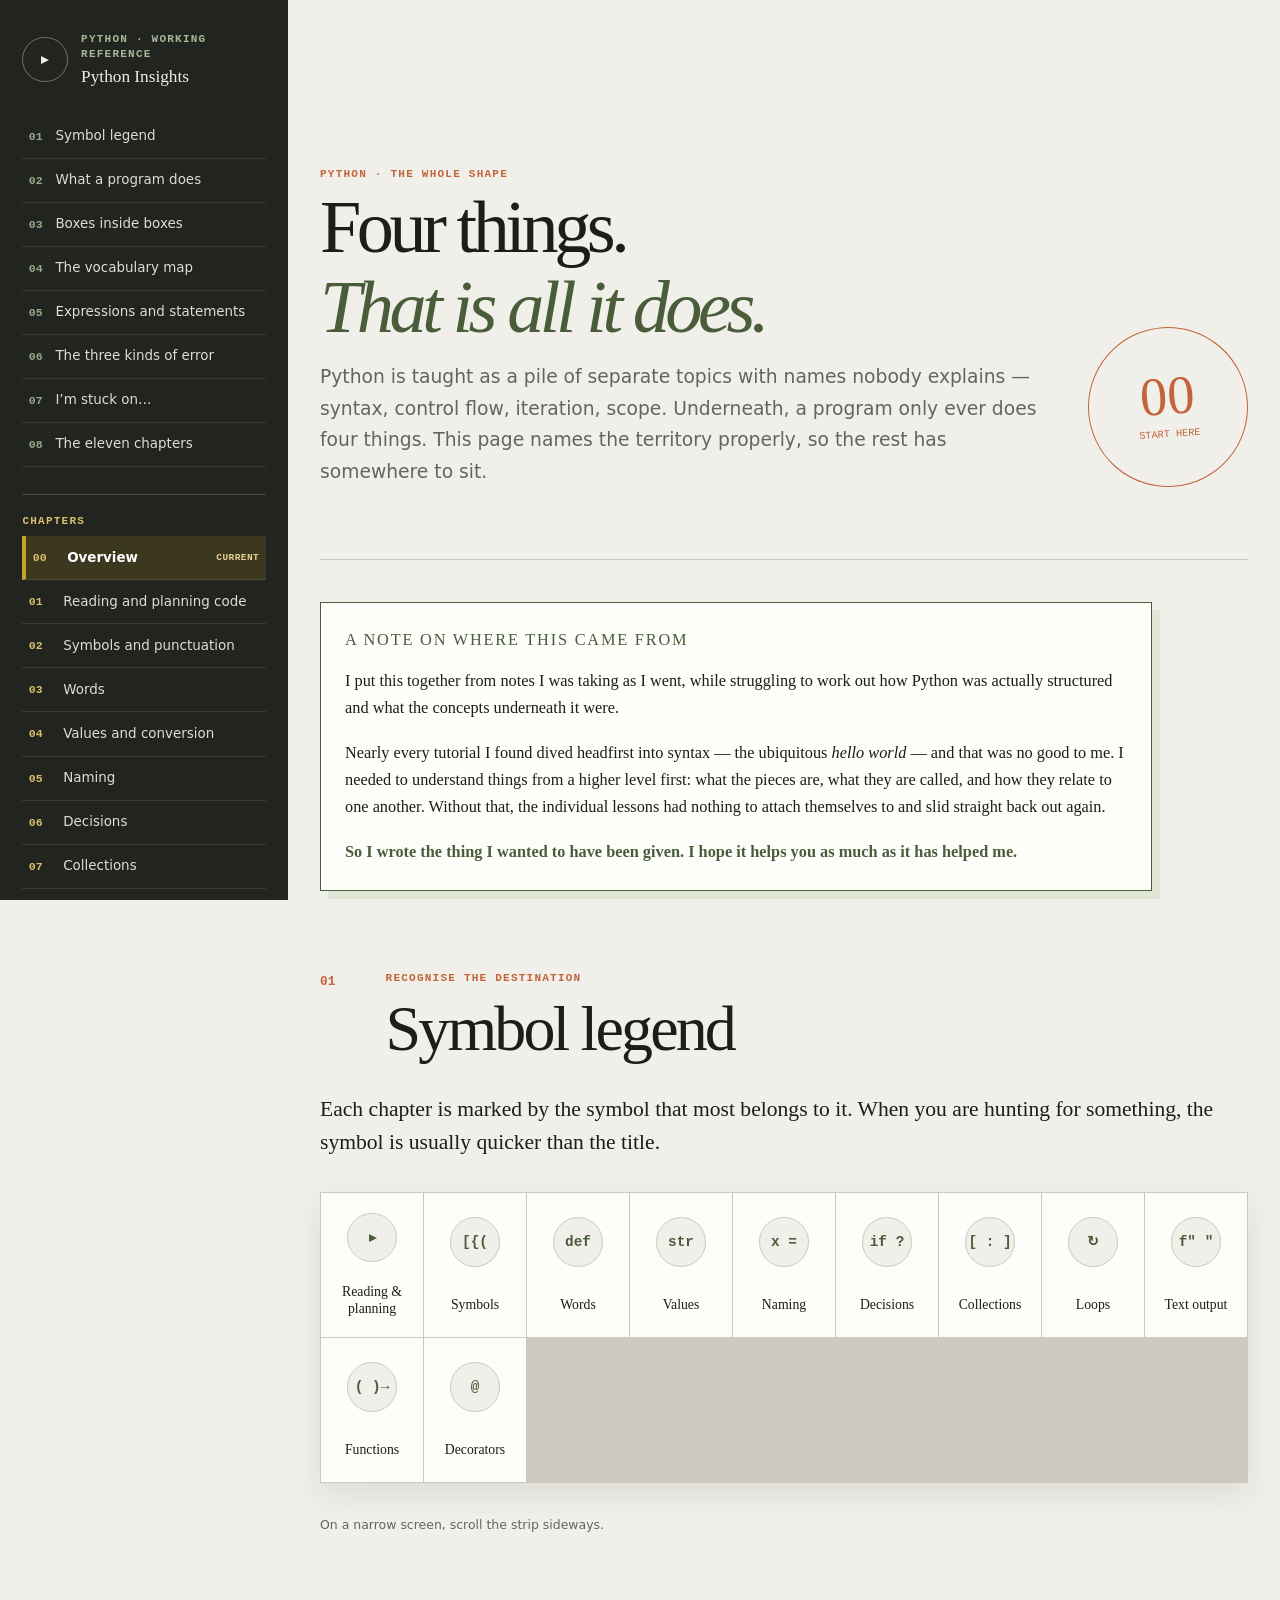
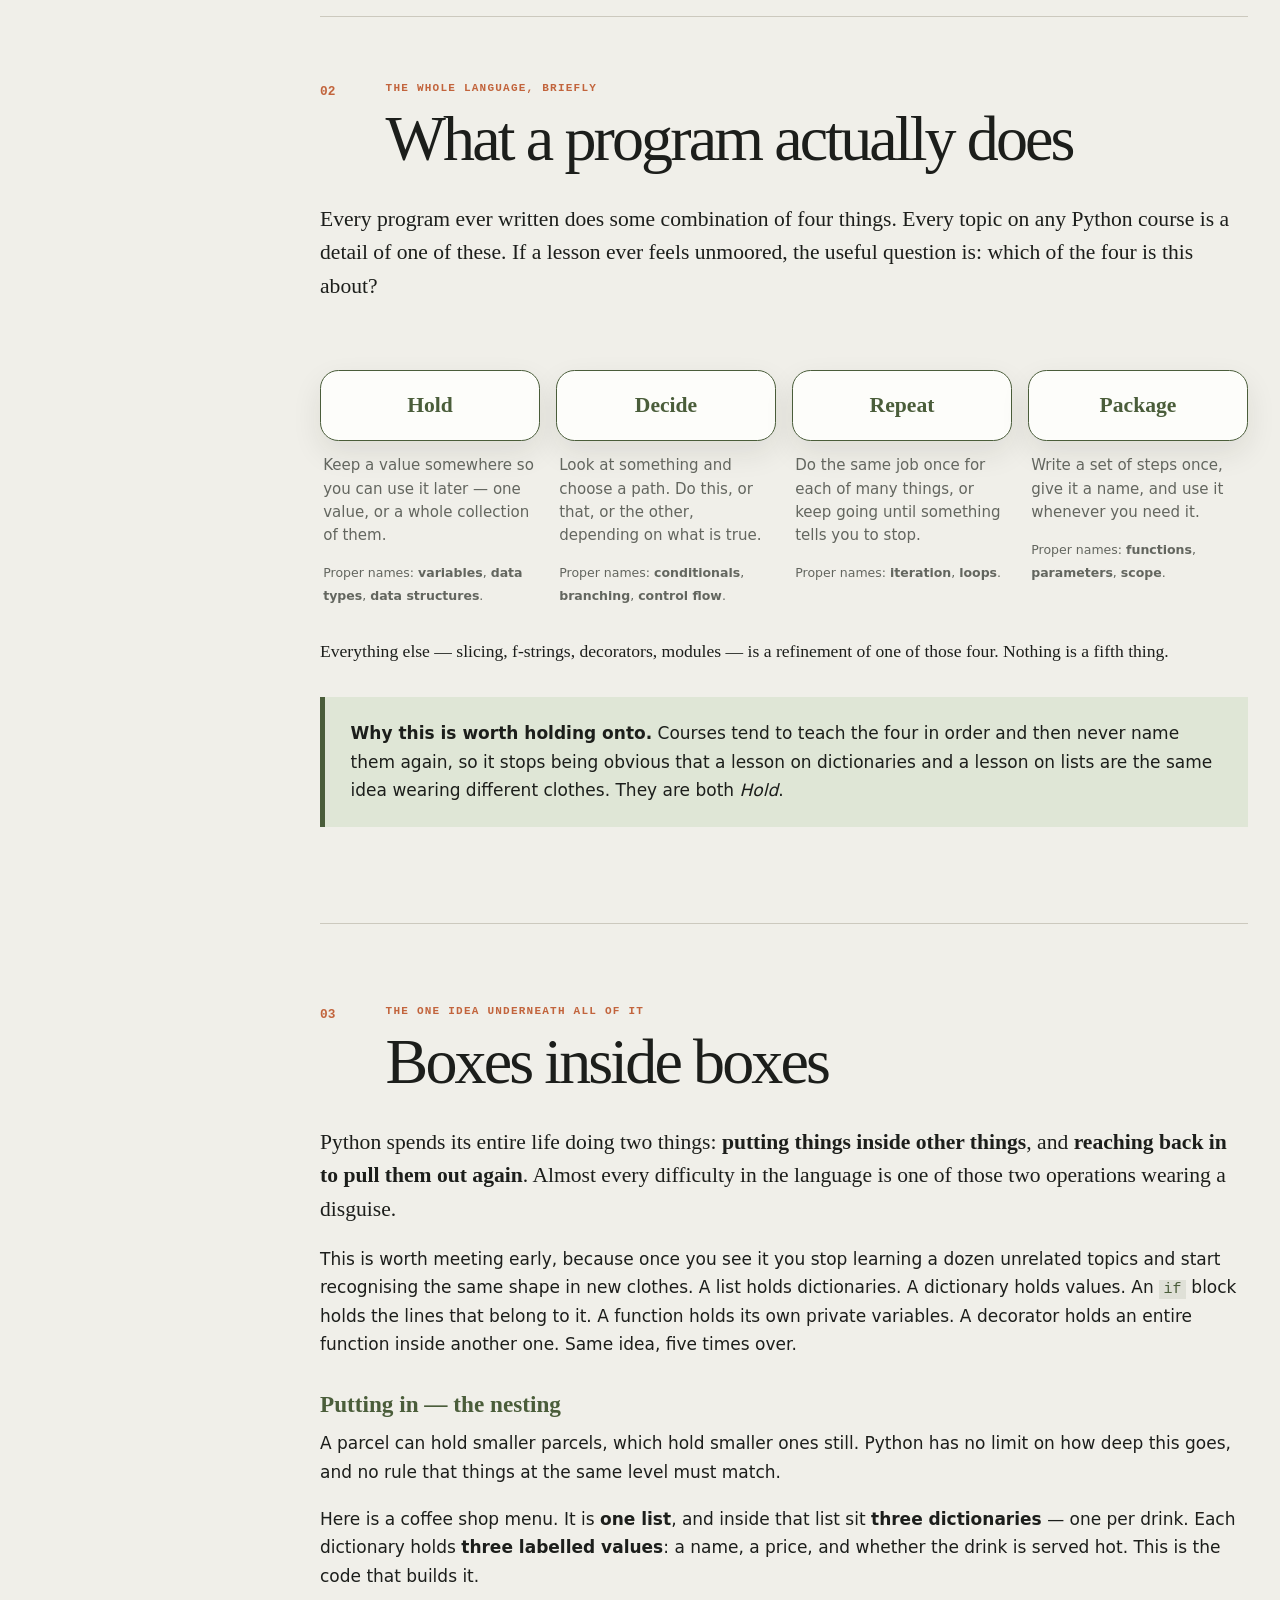
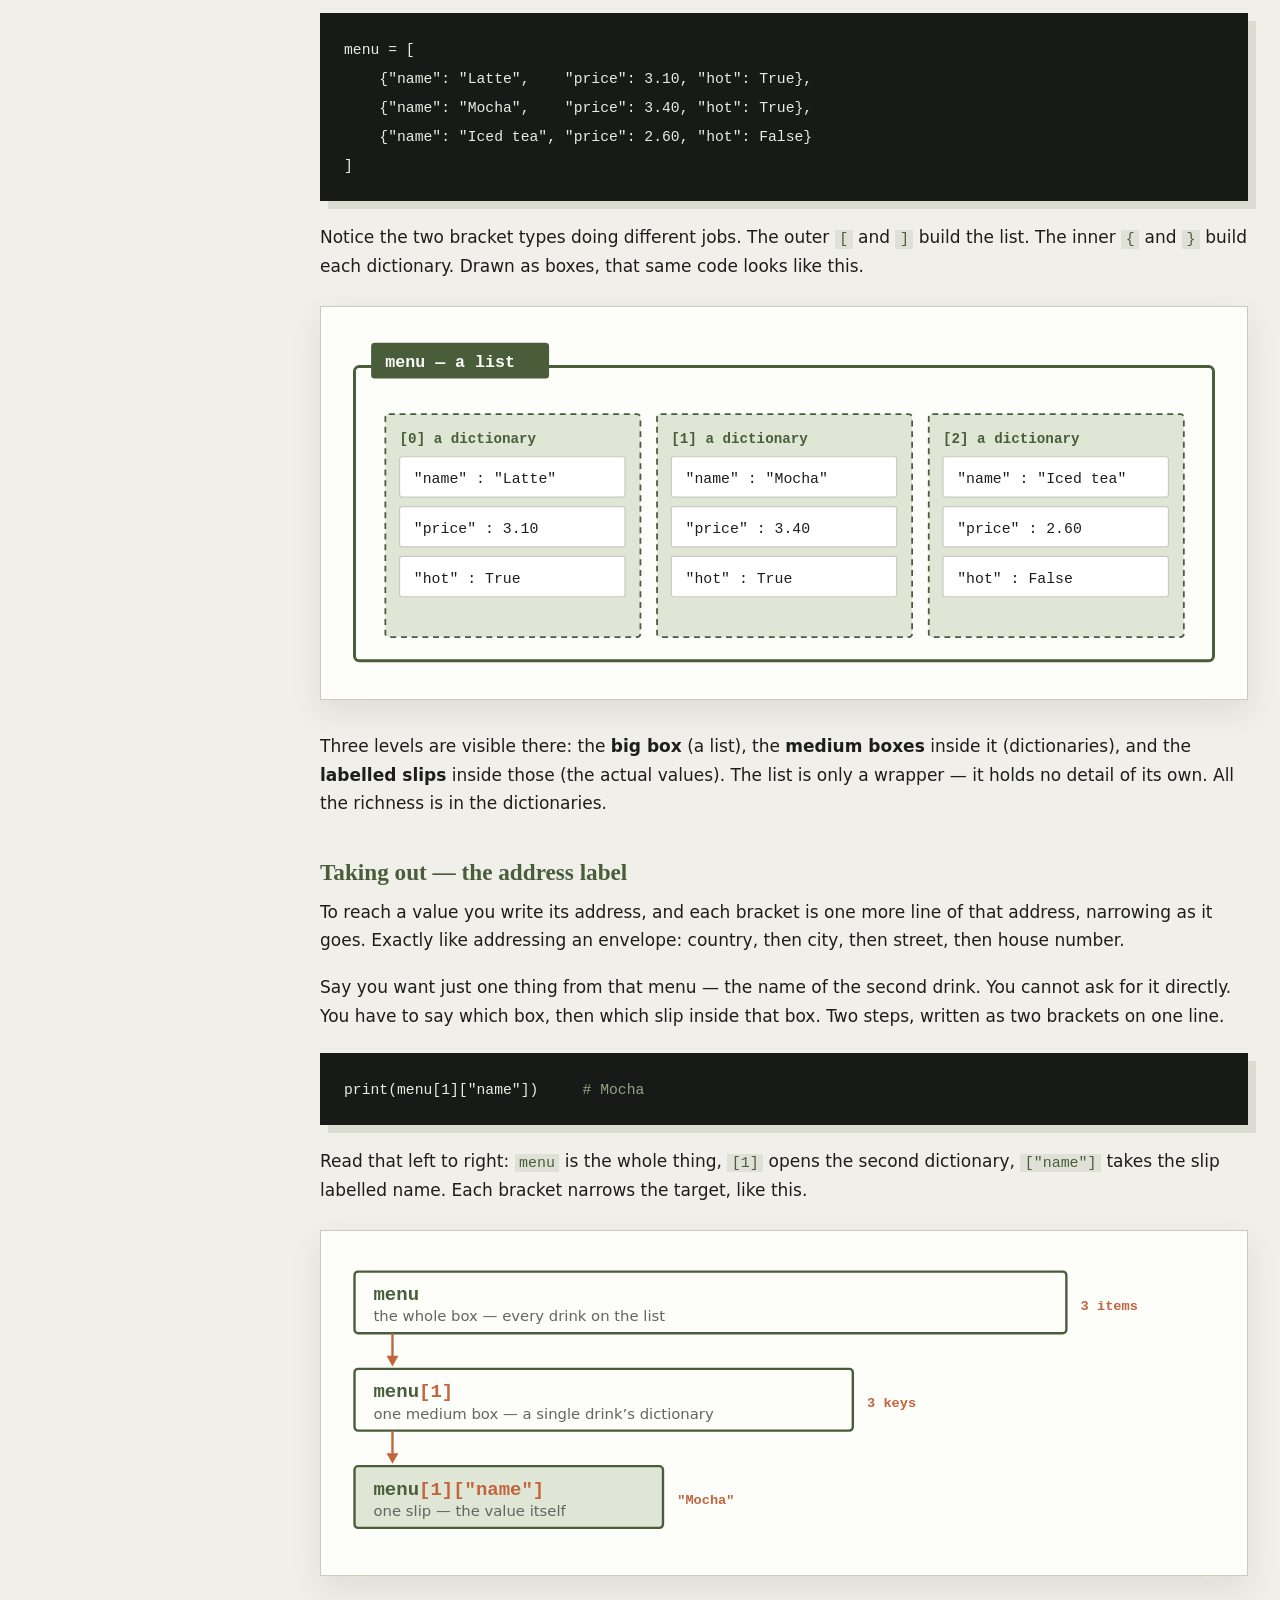
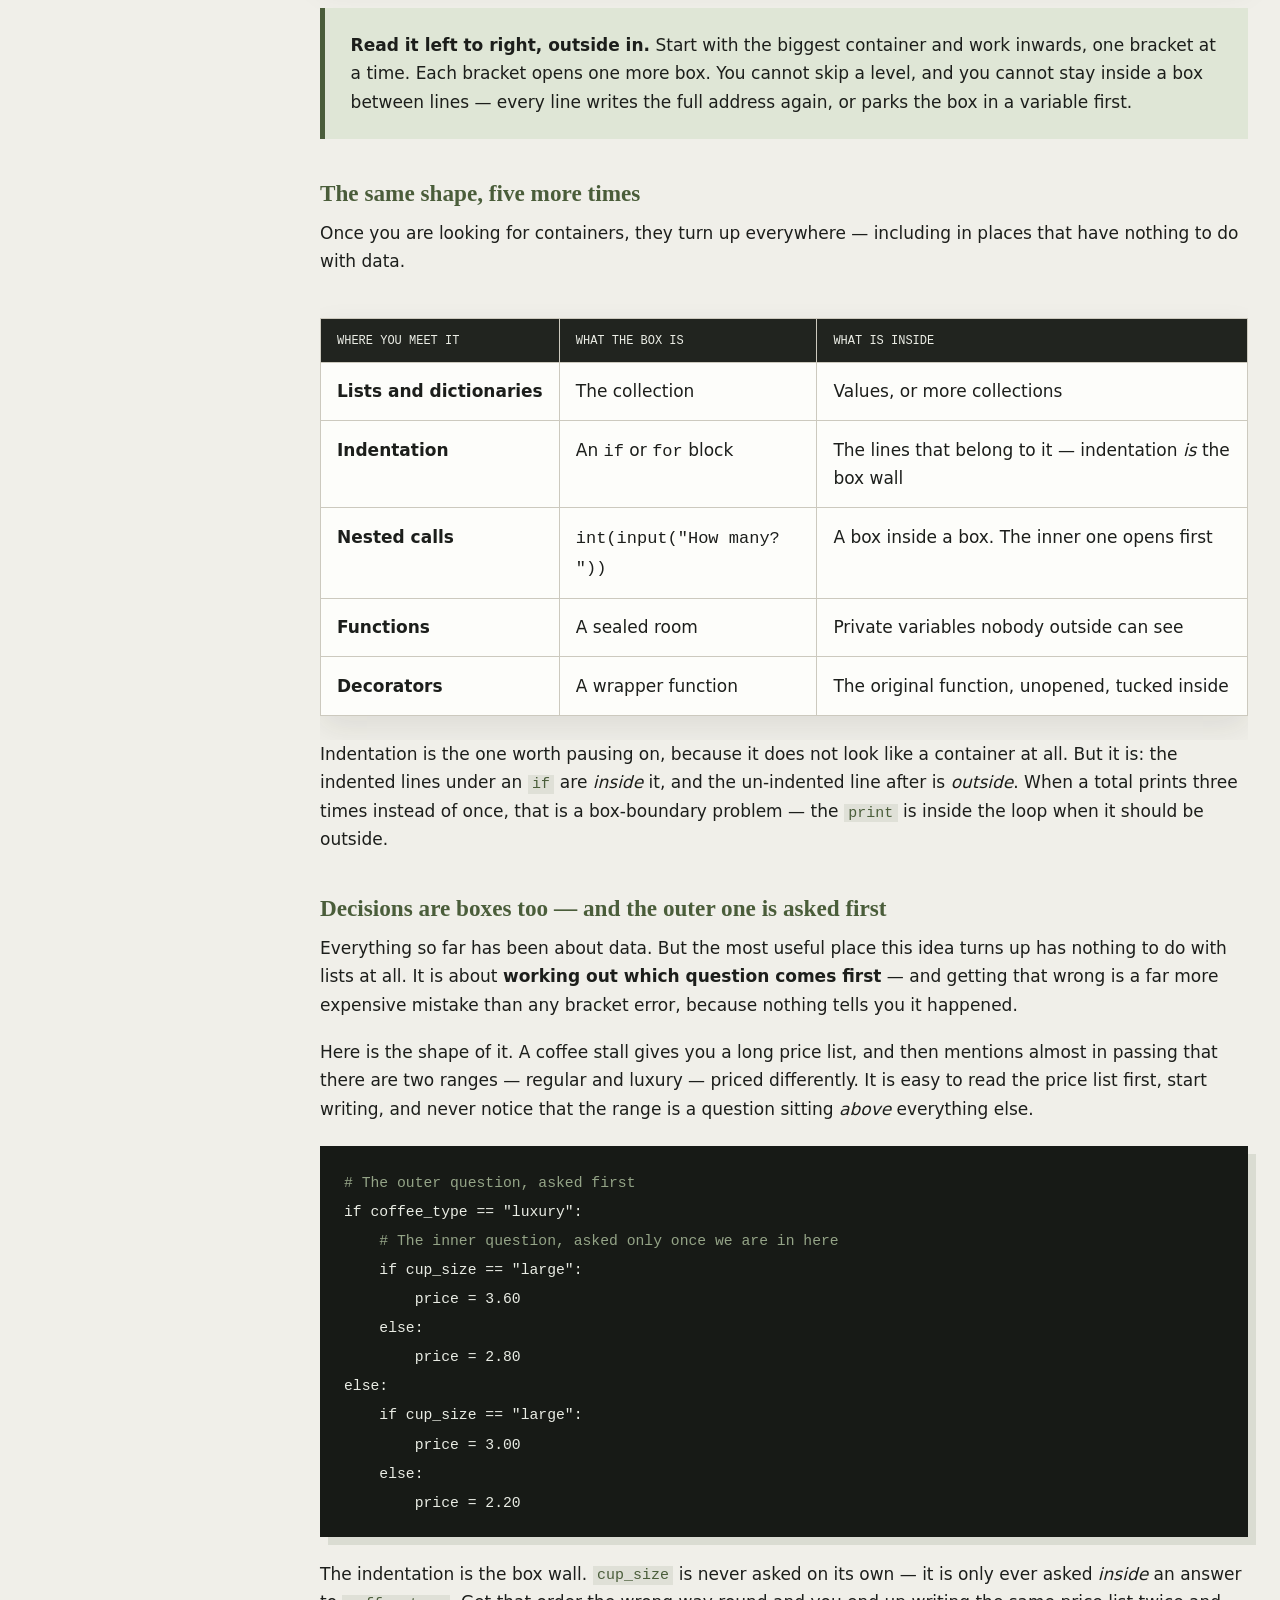
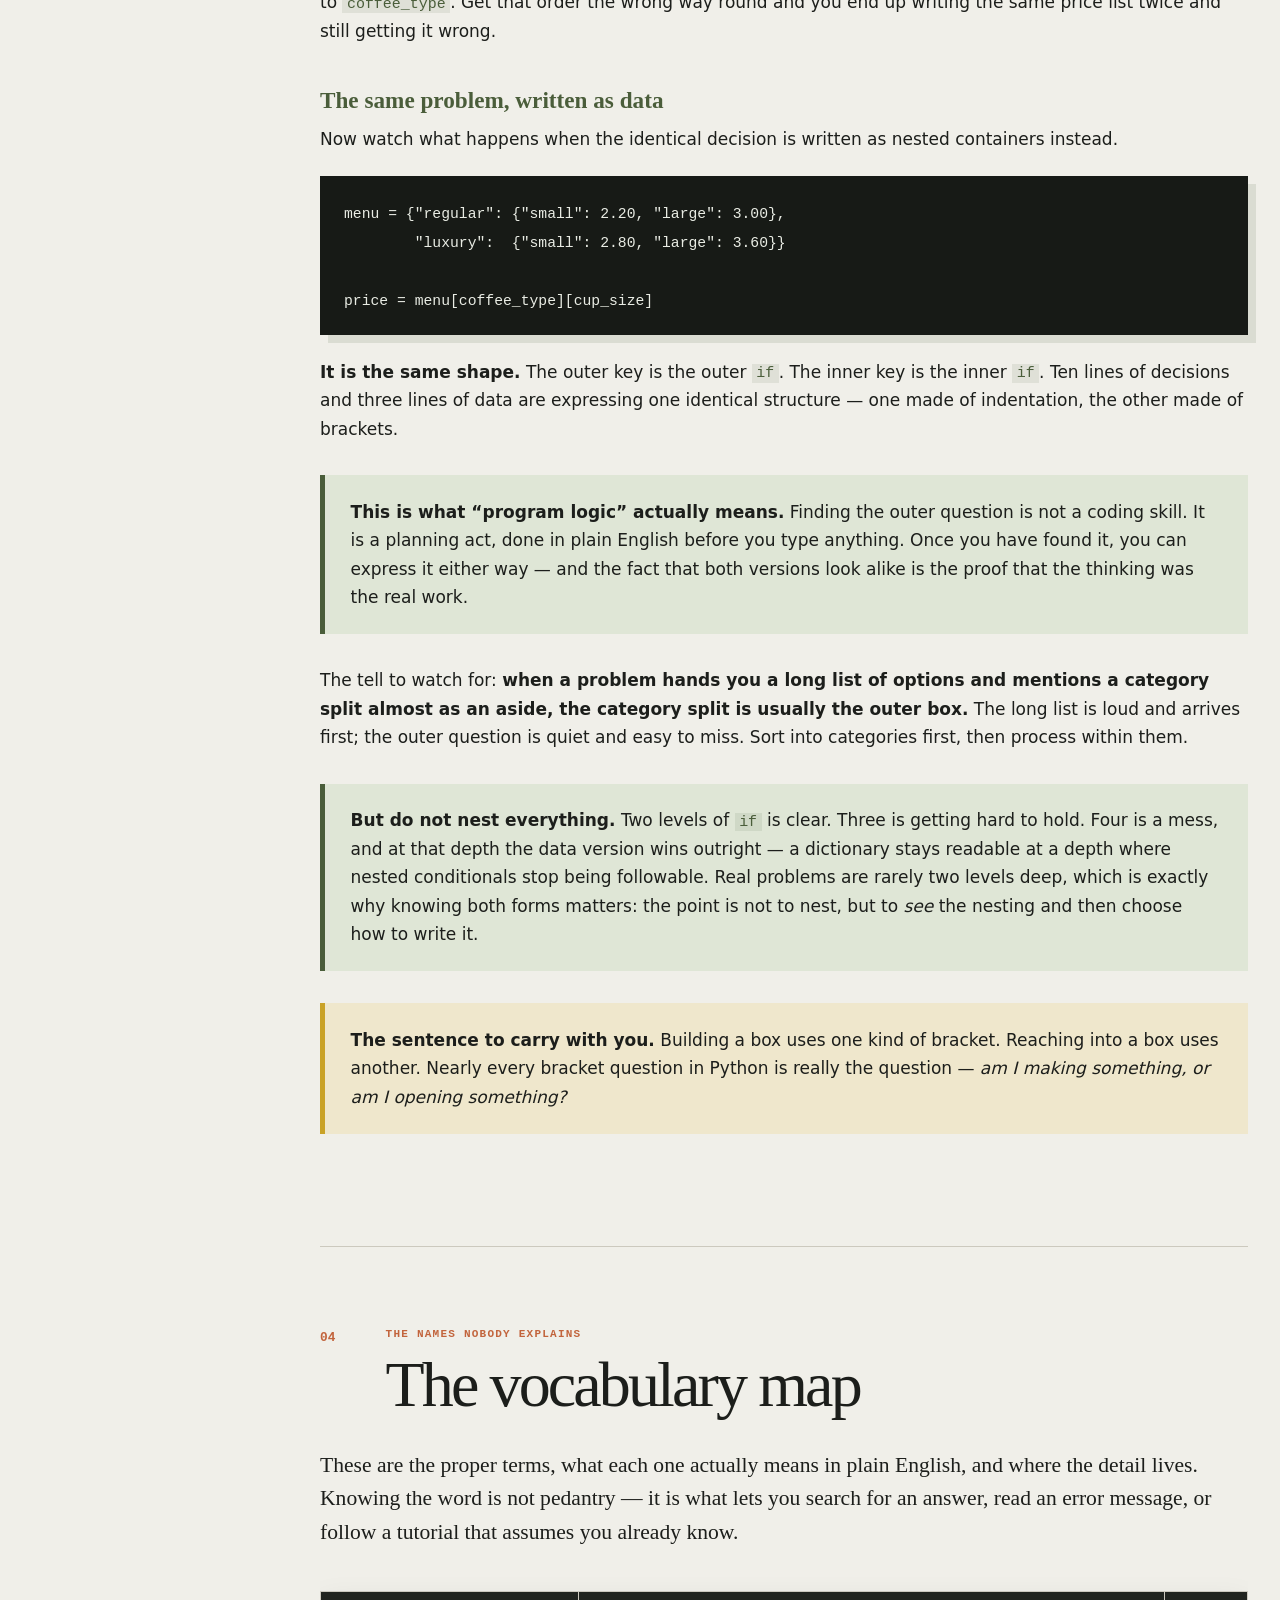
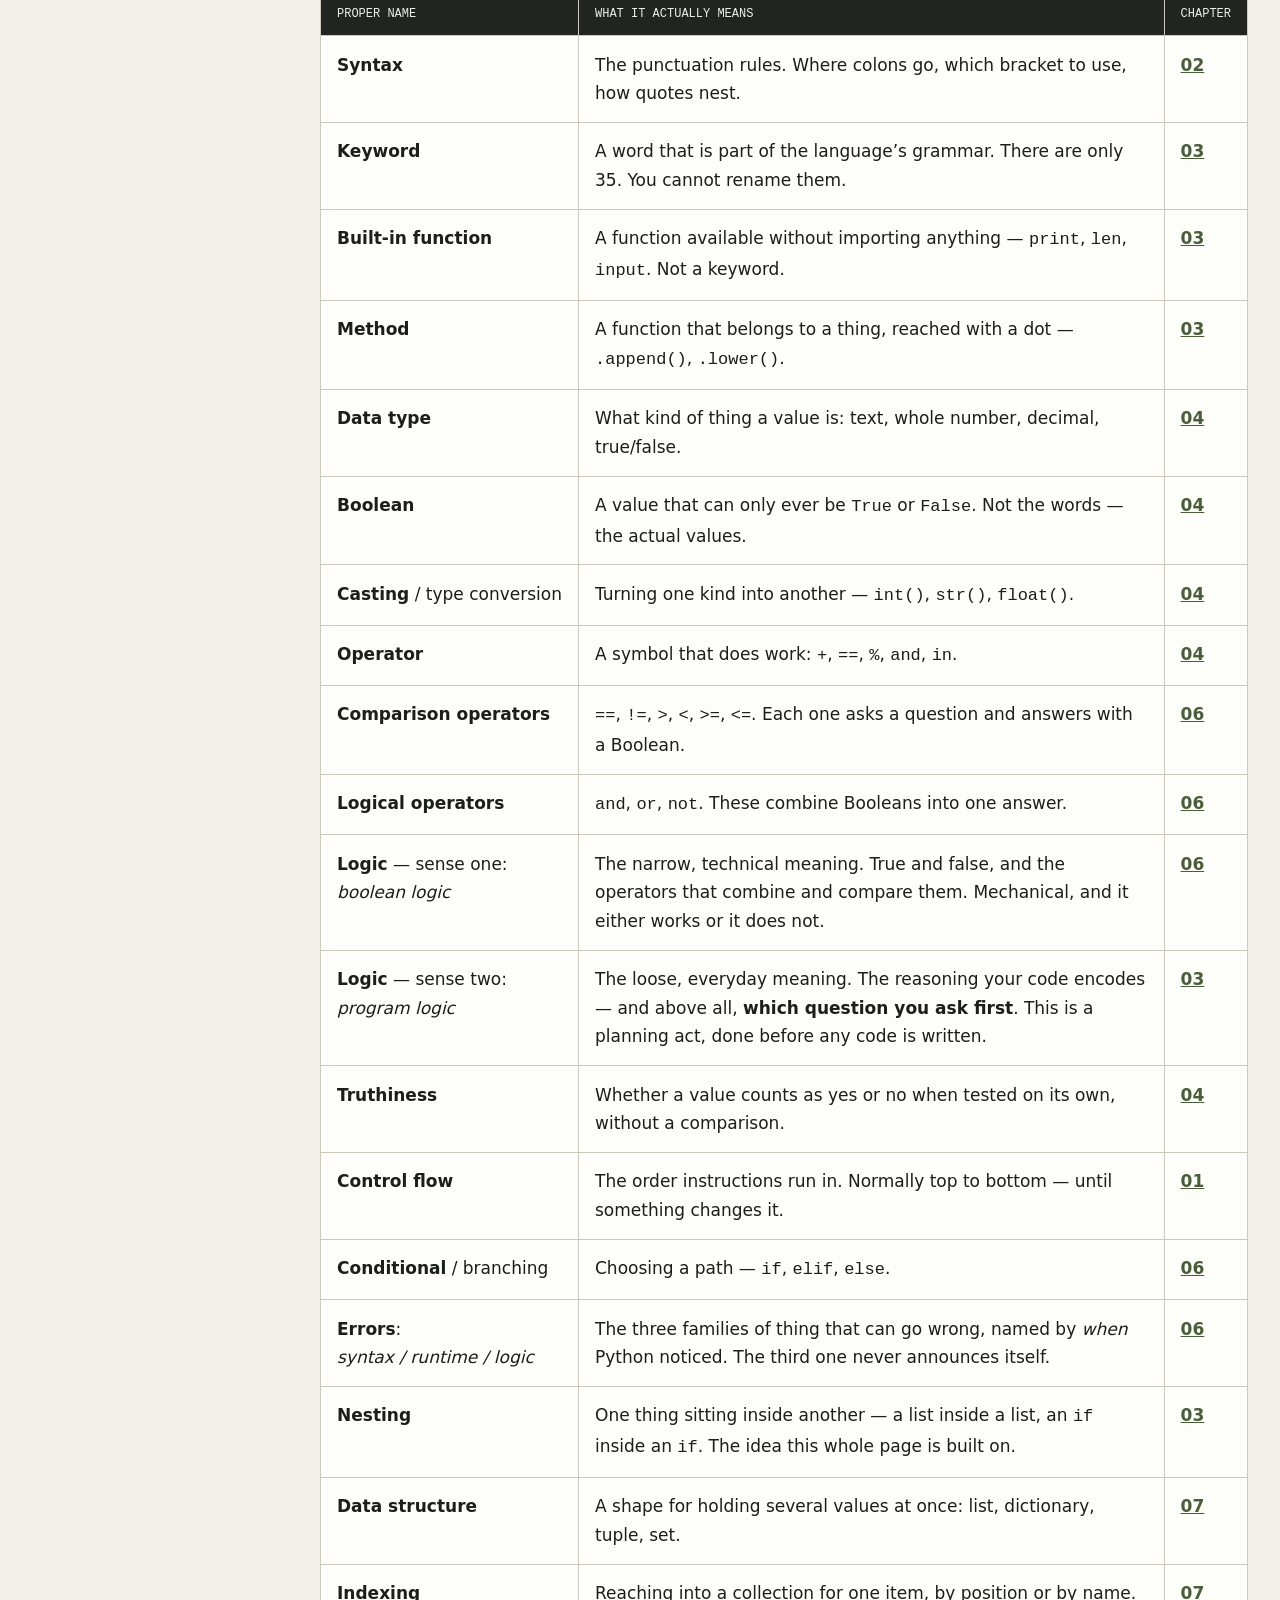
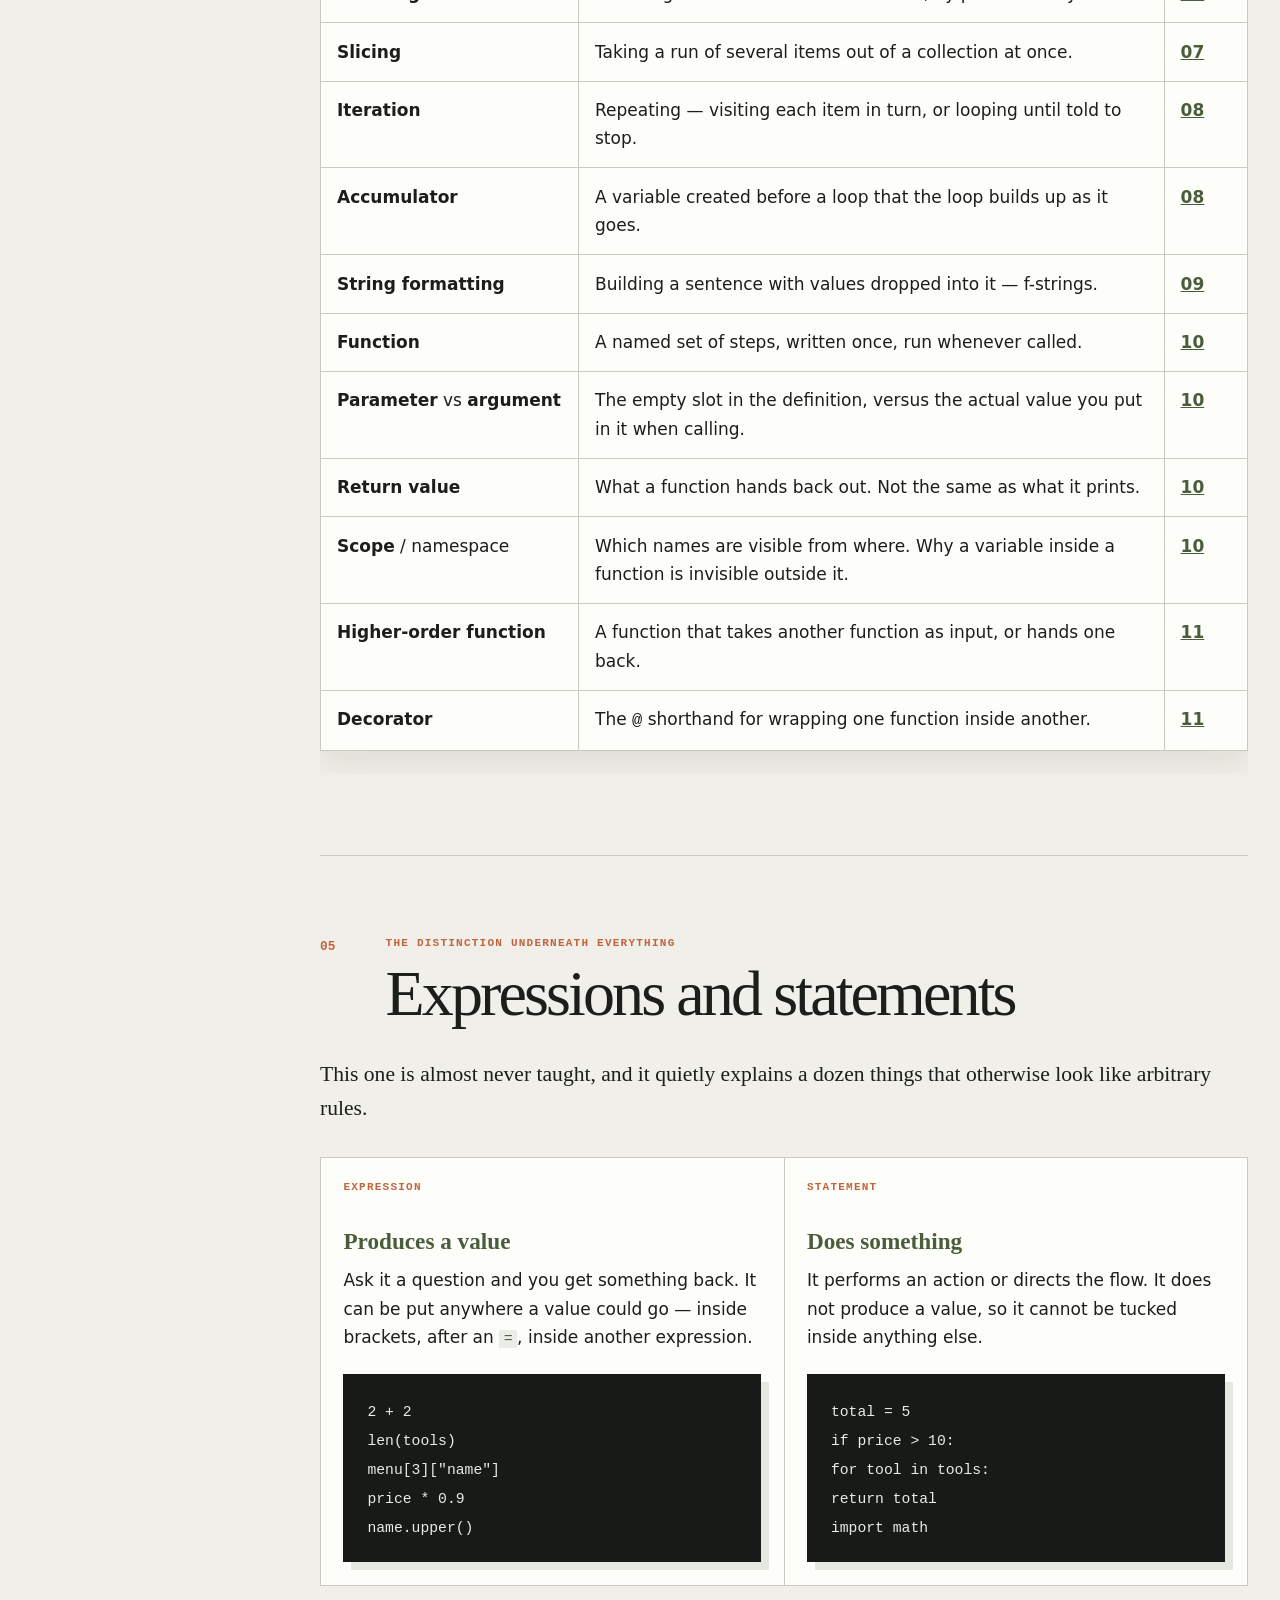
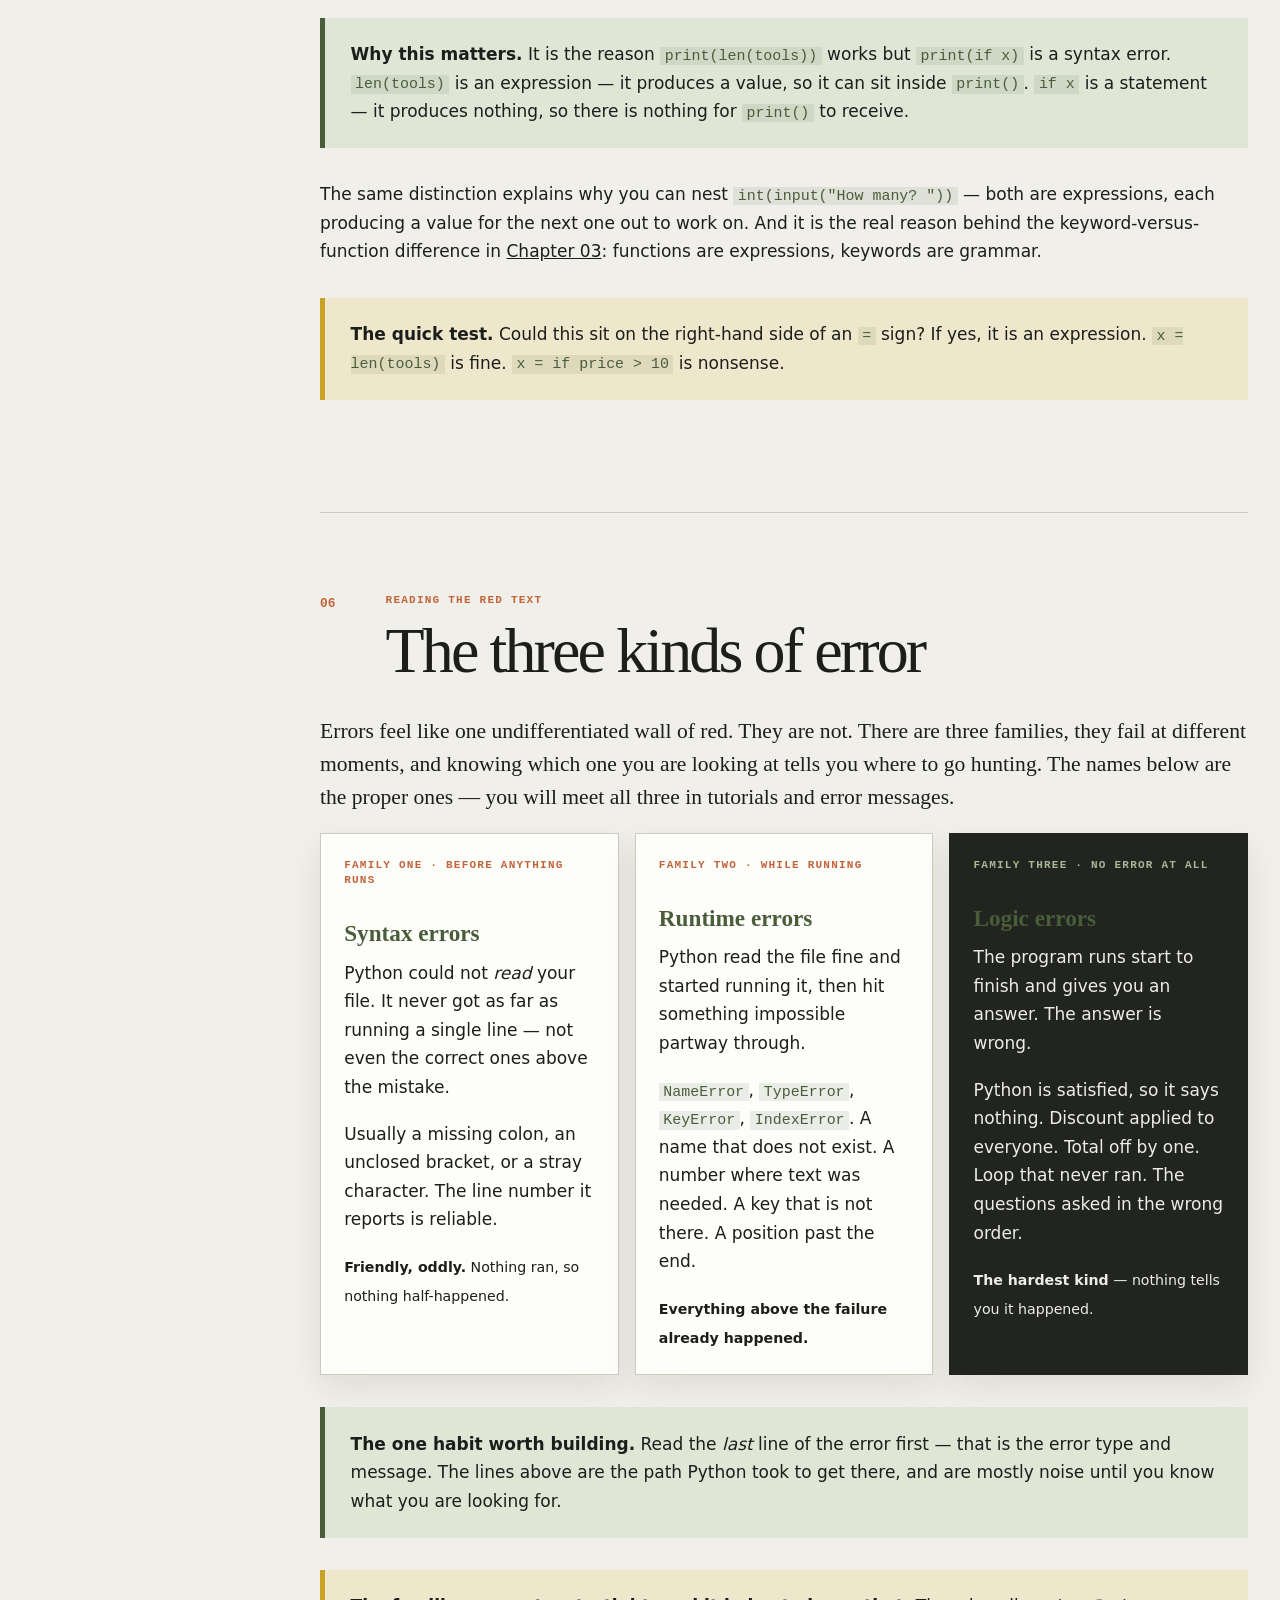
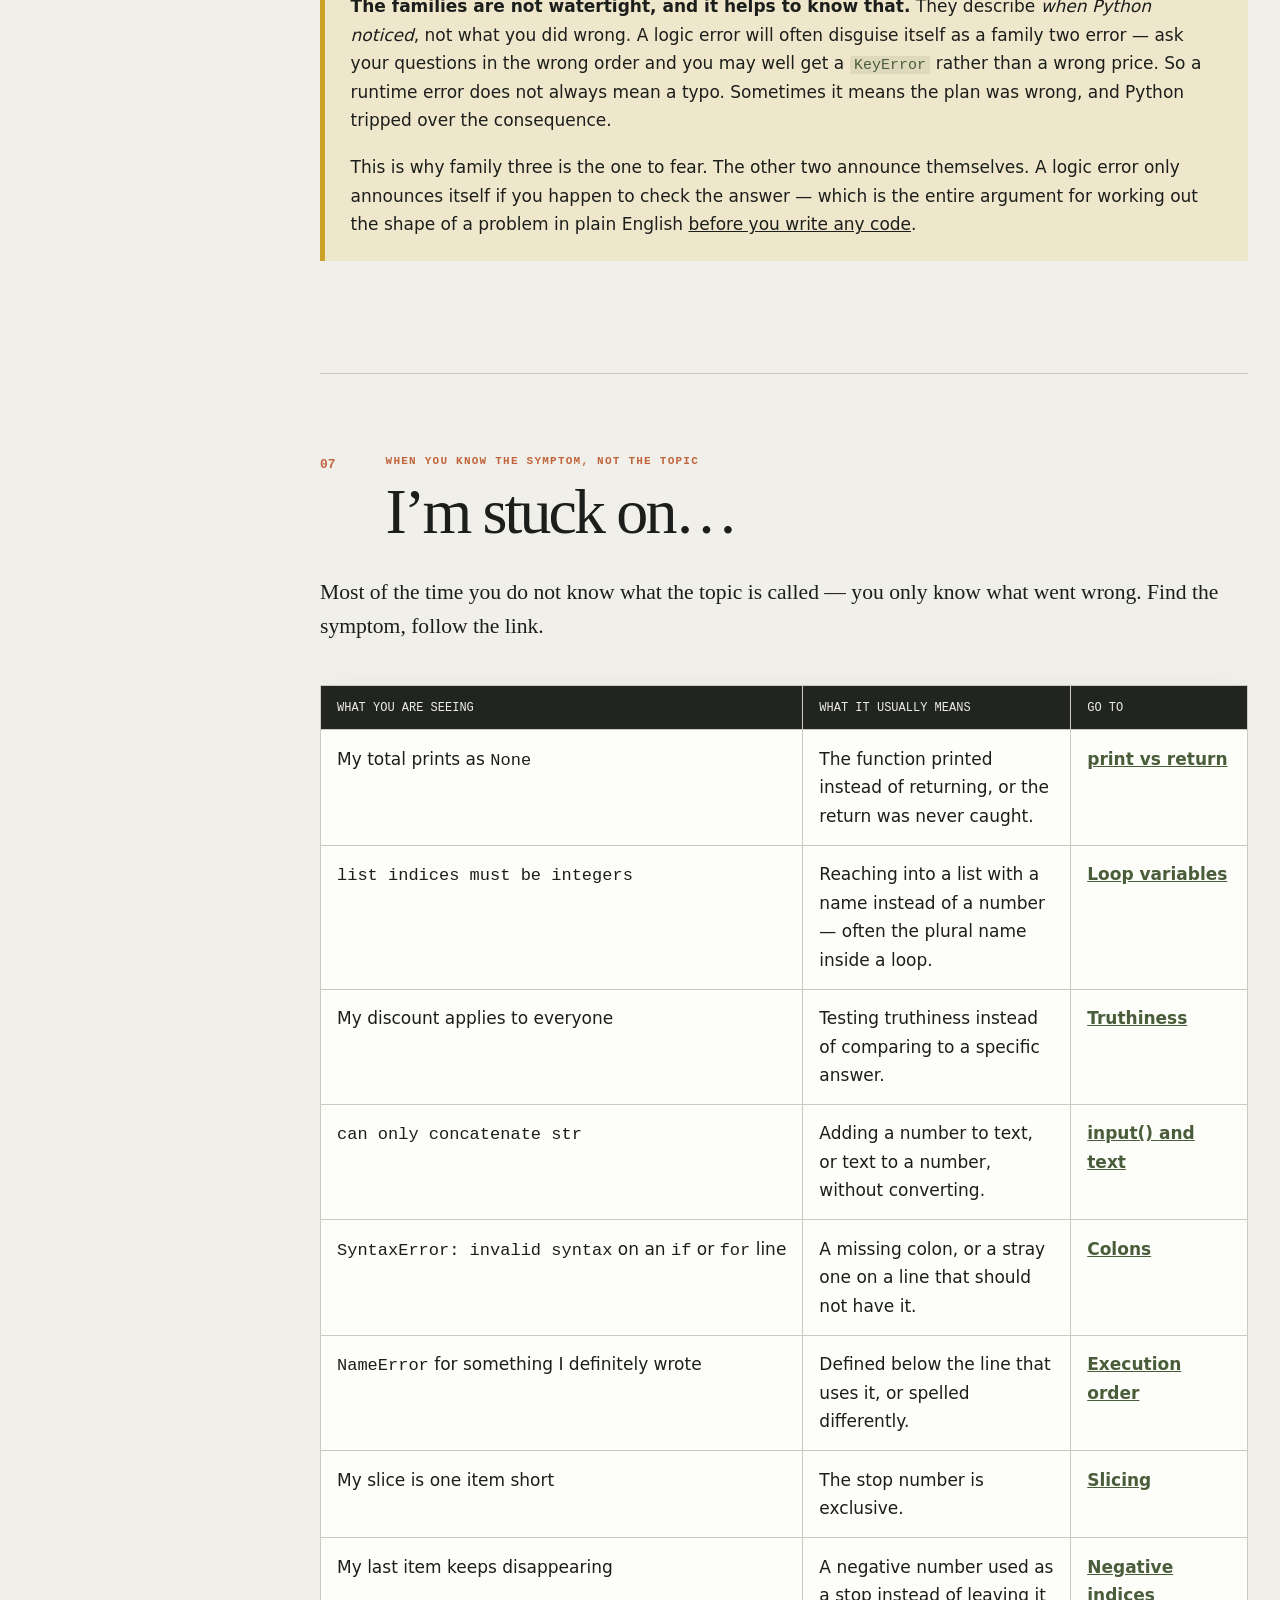
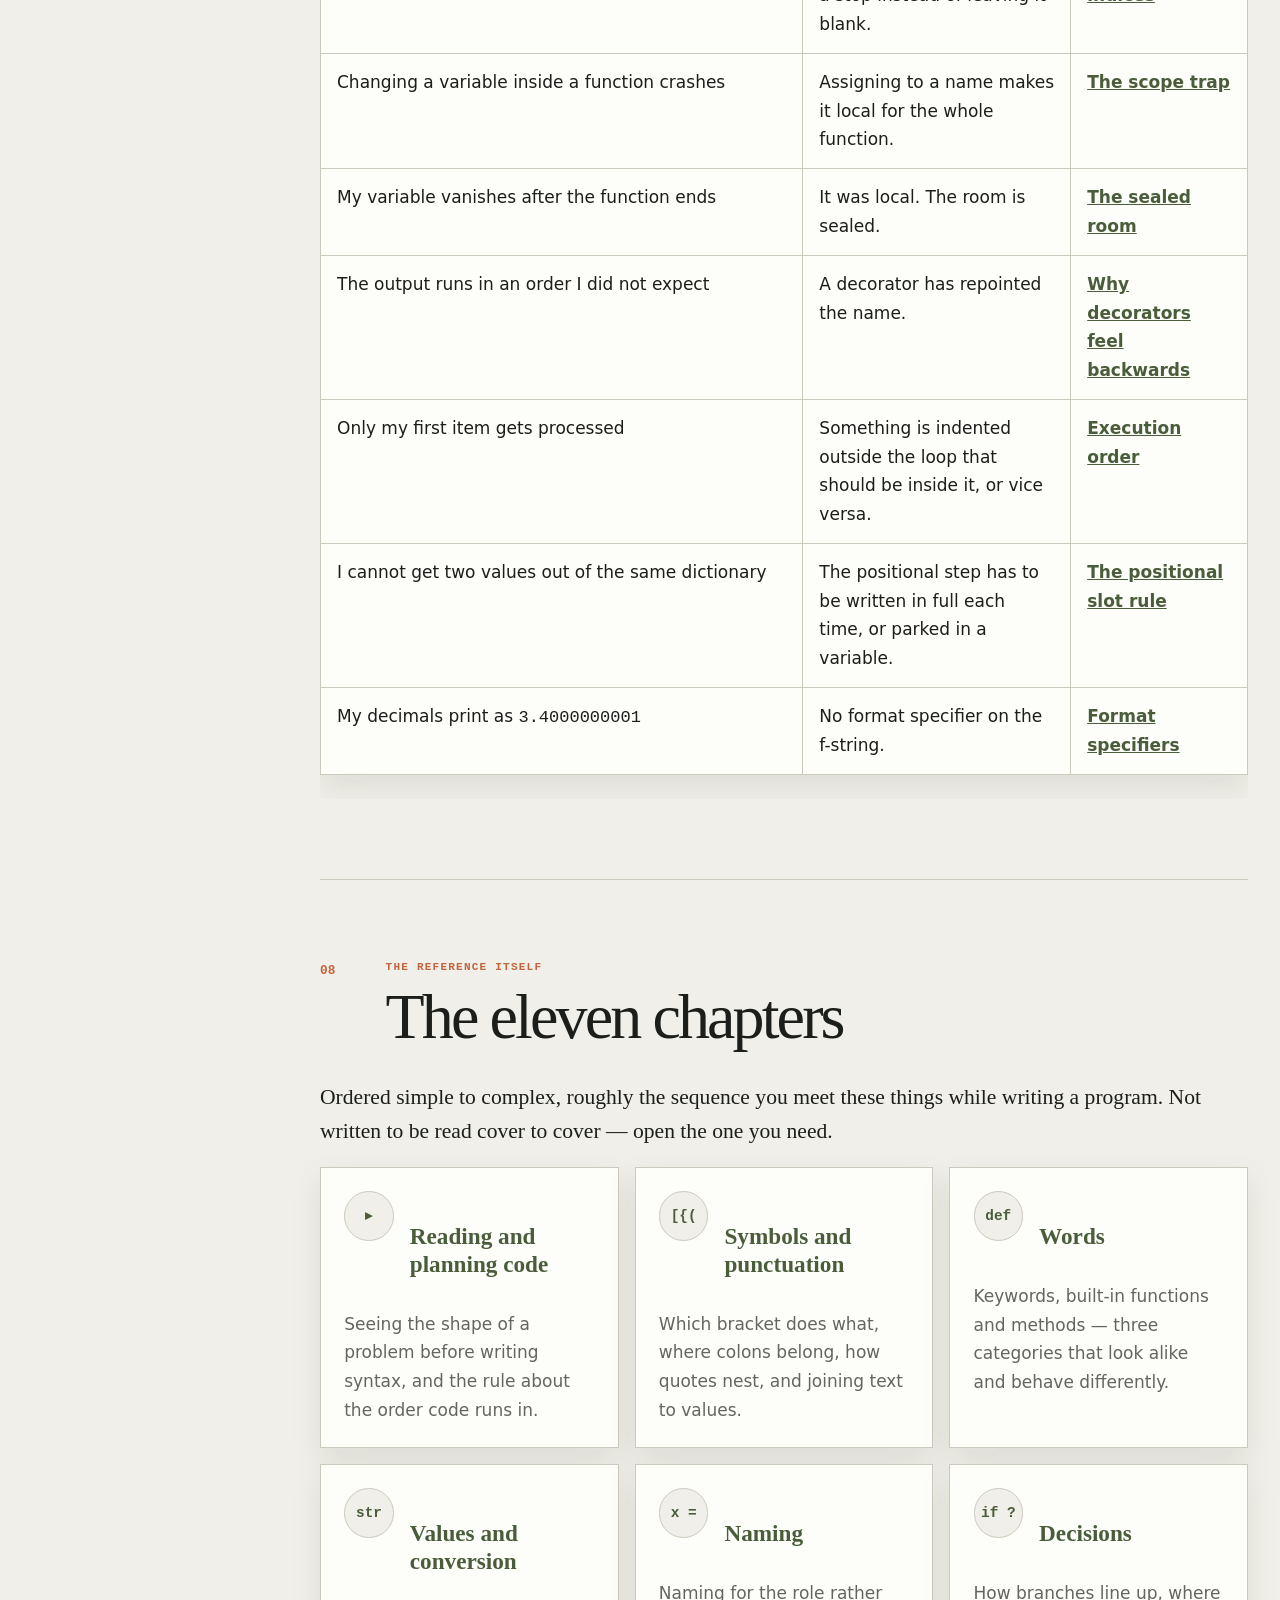
<file: index.html>
<!doctype html>
<html lang="en-GB">
<head>
<meta charset="utf-8">
<meta name="viewport" content="width=device-width, initial-scale=1">
<meta name="description" content="An overview of what Python actually consists of, and a working reference to the things that catch people out.">
<title>Python Insights &middot; Overview</title>
<link rel="stylesheet" href="assets/lesson-guide.css">
</head>
<body>
<a class="skip" href="#content">Skip to the overview</a>
<aside class="rail" aria-label="Guide navigation">
  <div class="brand"><span class="brand-mark" aria-hidden="true">&#9656;</span><div><p class="eyebrow">Python &middot; working reference</p><p class="brand-name">Python Insights</p></div></div>
  <nav class="section-nav" aria-label="Sections on this page"><ol>
    <li><a href="#legend"><span>01</span> Symbol legend</a></li>
    <li><a href="#four"><span>02</span> What a program does</a></li>
    <li><a href="#boxes"><span>03</span> Boxes inside boxes</a></li>
    <li><a href="#vocabulary"><span>04</span> The vocabulary map</a></li>
    <li><a href="#expressions"><span>05</span> Expressions and statements</a></li>
    <li><a href="#errors"><span>06</span> The three kinds of error</a></li>
    <li><a href="#stuck"><span>07</span> I&rsquo;m stuck on&hellip;</a></li>
    <li><a href="#chapters"><span>08</span> The eleven chapters</a></li>
  </ol></nav>
  <nav class="course-nav" aria-label="Chapters">
    <p>Chapters</p>
    <ol>
      <li><a href="index.html" aria-current="page"><span>00</span> Overview</a></li>
      <li><a href="01-reading-and-planning-code.html"><span>01</span> Reading and planning code</a></li>
      <li><a href="02-symbols-and-punctuation.html"><span>02</span> Symbols and punctuation</a></li>
      <li><a href="03-words.html"><span>03</span> Words</a></li>
      <li><a href="04-values-and-conversion.html"><span>04</span> Values and conversion</a></li>
      <li><a href="05-naming.html"><span>05</span> Naming</a></li>
      <li><a href="06-decisions.html"><span>06</span> Decisions</a></li>
      <li><a href="07-collections.html"><span>07</span> Collections</a></li>
      <li><a href="08-loops.html"><span>08</span> Loops</a></li>
      <li><a href="09-text-output.html"><span>09</span> Text output</a></li>
      <li><a href="10-functions.html"><span>10</span> Functions</a></li>
      <li><a href="11-decorators.html"><span>11</span> Decorators</a></li>
    </ol>
  </nav>
  <div class="rail-note">
    <p><strong>Start here.</strong></p>
    <p>This page is the map. The chapters are for when you are stuck on something specific.</p>
    <a class="rail-tidy" href="https://github.com/TidyWeb" target="_blank" rel="noopener"><img src="assets/tidyweb_logo_basalt_gold_transparent.png" alt=""><span><strong>TidyWeb</strong><small>View this project on GitHub</small></span></a>
  </div>
</aside>

<main id="content">
  <header class="hero">
    <div>
      <p class="eyebrow">Python &middot; the whole shape</p>
      <h1 class="intro-title"><span>Four things.</span><em>That is all it does.</em></h1>
      <p class="lede">Python is taught as a pile of separate topics with names nobody explains &mdash; syntax, control flow, iteration, scope. Underneath, a program only ever does four things. This page names the territory properly, so the rest has somewhere to sit.</p>
    </div>
    <div class="hero-index"><strong>00</strong><span>start here</span></div>
  </header>

  <section class="lesson lesson-note" id="why">
    <div class="future-note author-note">
      <p class="card-label">A note on where this came from</p>
      <p>I put this together from notes I was taking as I went, while struggling to work out how Python was actually structured and what the concepts underneath it were.</p>
      <p>Nearly every tutorial I found dived headfirst into syntax &mdash; the ubiquitous <em>hello world</em> &mdash; and that was no good to me. I needed to understand things from a higher level first: what the pieces are, what they are called, and how they relate to one another. Without that, the individual lessons had nothing to attach themselves to and slid straight back out again.</p>
      <p>So I wrote the thing I wanted to have been given. I hope it helps you as much as it has helped me.</p>
    </div>
  </section>

  <section class="lesson" id="legend">
    <div class="lesson-head"><p class="lesson-no">01</p><div><p class="eyebrow">Recognise the destination</p><h2>Symbol legend</h2></div></div>
    <p class="thesis">Each chapter is marked by the symbol that most belongs to it. When you are hunting for something, the symbol is usually quicker than the title.</p>
    <div class="symbol-strip-wrap" role="region" aria-label="Eleven chapter symbols in reading order. Scroll sideways on narrow screens." tabindex="0">
      <div class="symbol-strip">
        <a class="symbol-link" href="01-reading-and-planning-code.html"><span class="brand-mark" aria-hidden="true">&#9656;</span><strong>Reading &amp; planning</strong></a>
        <a class="symbol-link" href="02-symbols-and-punctuation.html"><span class="brand-mark" aria-hidden="true">[{(</span><strong>Symbols</strong></a>
        <a class="symbol-link" href="03-words.html"><span class="brand-mark" aria-hidden="true">def</span><strong>Words</strong></a>
        <a class="symbol-link" href="04-values-and-conversion.html"><span class="brand-mark" aria-hidden="true">str</span><strong>Values</strong></a>
        <a class="symbol-link" href="05-naming.html"><span class="brand-mark" aria-hidden="true">x =</span><strong>Naming</strong></a>
        <a class="symbol-link" href="06-decisions.html"><span class="brand-mark" aria-hidden="true">if ?</span><strong>Decisions</strong></a>
        <a class="symbol-link" href="07-collections.html"><span class="brand-mark" aria-hidden="true">[ : ]</span><strong>Collections</strong></a>
        <a class="symbol-link" href="08-loops.html"><span class="brand-mark" aria-hidden="true">&#8635;</span><strong>Loops</strong></a>
        <a class="symbol-link" href="09-text-output.html"><span class="brand-mark" aria-hidden="true">f" "</span><strong>Text output</strong></a>
        <a class="symbol-link" href="10-functions.html"><span class="brand-mark" aria-hidden="true">( )&#8594;</span><strong>Functions</strong></a>
        <a class="symbol-link" href="11-decorators.html"><span class="brand-mark" aria-hidden="true">@</span><strong>Decorators</strong></a>
      </div>
    </div>
    <p class="scroll-note">On a narrow screen, scroll the strip sideways.</p>
  </section>

  <section class="lesson lesson-introduction" id="four">
    <div class="lesson-head"><p class="lesson-no">02</p><div><p class="eyebrow">The whole language, briefly</p><h2>What a program actually does</h2></div></div>
    <p class="thesis">Every program ever written does some combination of four things. Every topic on any Python course is a detail of one of these. If a lesson ever feels unmoored, the useful question is: which of the four is this about?</p>
    <div class="shape-summary-grid" aria-label="The four things a program does">
      <article class="shape-summary">
        <h3 class="shape-name">Hold</h3>
        <p>Keep a value somewhere so you can use it later &mdash; one value, or a whole collection of them.</p>
        <p><small>Proper names: <strong>variables</strong>, <strong>data types</strong>, <strong>data structures</strong>.</small></p>
      </article>
      <article class="shape-summary">
        <h3 class="shape-name">Decide</h3>
        <p>Look at something and choose a path. Do this, or that, or the other, depending on what is true.</p>
        <p><small>Proper names: <strong>conditionals</strong>, <strong>branching</strong>, <strong>control flow</strong>.</small></p>
      </article>
      <article class="shape-summary">
        <h3 class="shape-name">Repeat</h3>
        <p>Do the same job once for each of many things, or keep going until something tells you to stop.</p>
        <p><small>Proper names: <strong>iteration</strong>, <strong>loops</strong>.</small></p>
      </article>
      <article class="shape-summary">
        <h3 class="shape-name">Package</h3>
        <p>Write a set of steps once, give it a name, and use it whenever you need it.</p>
        <p><small>Proper names: <strong>functions</strong>, <strong>parameters</strong>, <strong>scope</strong>.</small></p>
      </article>
    </div>
    <p class="shape-summary-close">Everything else &mdash; slicing, f-strings, decorators, modules &mdash; is a refinement of one of those four. Nothing is a fifth thing.</p>
    <div class="callout"><p><strong>Why this is worth holding onto.</strong> Courses tend to teach the four in order and then never name them again, so it stops being obvious that a lesson on dictionaries and a lesson on lists are the same idea wearing different clothes. They are both <em>Hold</em>.</p></div>
  </section>

  <section class="lesson" id="boxes">
    <div class="lesson-head"><p class="lesson-no">03</p><div><p class="eyebrow">The one idea underneath all of it</p><h2>Boxes inside boxes</h2></div></div>

    <p class="thesis">Python spends its entire life doing two things: <strong>putting things inside other things</strong>, and <strong>reaching back in to pull them out again</strong>. Almost every difficulty in the language is one of those two operations wearing a disguise.</p>

    <p>This is worth meeting early, because once you see it you stop learning a dozen unrelated topics and start recognising the same shape in new clothes. A list holds dictionaries. A dictionary holds values. An <code>if</code> block holds the lines that belong to it. A function holds its own private variables. A decorator holds an entire function inside another one. Same idea, five times over.</p>

    <h3>Putting in &mdash; the nesting</h3>
    <p>A parcel can hold smaller parcels, which hold smaller ones still. Python has no limit on how deep this goes, and no rule that things at the same level must match.</p>

    <p>Here is a coffee shop menu. It is <strong>one list</strong>, and inside that list sit <strong>three dictionaries</strong> &mdash; one per drink. Each dictionary holds <strong>three labelled values</strong>: a name, a price, and whether the drink is served hot. This is the code that builds it.</p>

    <div class="code-block"><code>menu = [
    {"name": "Latte",    "price": 3.10, "hot": True},
    {"name": "Mocha",    "price": 3.40, "hot": True},
    {"name": "Iced tea", "price": 2.60, "hot": False}
]</code></div>

    <p>Notice the two bracket types doing different jobs. The outer <code>[</code> and <code>]</code> build the list. The inner <code>{</code> and <code>}</code> build each dictionary. Drawn as boxes, that same code looks like this.</p>

    <div class="box-figure">
    <svg viewBox="0 0 740 290" role="img" aria-label="A large box labelled menu, a list, containing three medium boxes each a dictionary, each of which contains three labelled value slips.">
      <rect x="8" y="30" width="724" height="248" rx="4" fill="var(--panel)" stroke="var(--green)" stroke-width="2.5"/>
      <rect x="22" y="10" width="150" height="30" rx="3" fill="var(--green)"/>
      <text x="34" y="30" font-family="var(--mono)" font-size="14" font-weight="700" fill="var(--panel)">menu &mdash; a list</text>

      <g>
        <rect x="34" y="70" width="215" height="188" rx="3" fill="var(--mint)" stroke="var(--green)" stroke-width="1.5" stroke-dasharray="5 4"/>
        <text x="46" y="94" font-family="var(--mono)" font-size="12" font-weight="700" fill="var(--green)">[0] a dictionary</text>
        <rect x="46" y="106" width="190" height="34" rx="2" fill="#fff" stroke="var(--line)"/>
        <text x="58" y="128" font-family="var(--mono)" font-size="12.5" fill="var(--ink)">"name" : "Latte"</text>
        <rect x="46" y="148" width="190" height="34" rx="2" fill="#fff" stroke="var(--line)"/>
        <text x="58" y="170" font-family="var(--mono)" font-size="12.5" fill="var(--ink)">"price" : 3.10</text>
        <rect x="46" y="190" width="190" height="34" rx="2" fill="#fff" stroke="var(--line)"/>
        <text x="58" y="212" font-family="var(--mono)" font-size="12.5" fill="var(--ink)">"hot" : True</text>
      </g>

      <g>
        <rect x="263" y="70" width="215" height="188" rx="3" fill="var(--mint)" stroke="var(--green)" stroke-width="1.5" stroke-dasharray="5 4"/>
        <text x="275" y="94" font-family="var(--mono)" font-size="12" font-weight="700" fill="var(--green)">[1] a dictionary</text>
        <rect x="275" y="106" width="190" height="34" rx="2" fill="#fff" stroke="var(--line)"/>
        <text x="287" y="128" font-family="var(--mono)" font-size="12.5" fill="var(--ink)">"name" : "Mocha"</text>
        <rect x="275" y="148" width="190" height="34" rx="2" fill="#fff" stroke="var(--line)"/>
        <text x="287" y="170" font-family="var(--mono)" font-size="12.5" fill="var(--ink)">"price" : 3.40</text>
        <rect x="275" y="190" width="190" height="34" rx="2" fill="#fff" stroke="var(--line)"/>
        <text x="287" y="212" font-family="var(--mono)" font-size="12.5" fill="var(--ink)">"hot" : True</text>
      </g>

      <g>
        <rect x="492" y="70" width="215" height="188" rx="3" fill="var(--mint)" stroke="var(--green)" stroke-width="1.5" stroke-dasharray="5 4"/>
        <text x="504" y="94" font-family="var(--mono)" font-size="12" font-weight="700" fill="var(--green)">[2] a dictionary</text>
        <rect x="504" y="106" width="190" height="34" rx="2" fill="#fff" stroke="var(--line)"/>
        <text x="516" y="128" font-family="var(--mono)" font-size="12.5" fill="var(--ink)">"name" : "Iced tea"</text>
        <rect x="504" y="148" width="190" height="34" rx="2" fill="#fff" stroke="var(--line)"/>
        <text x="516" y="170" font-family="var(--mono)" font-size="12.5" fill="var(--ink)">"price" : 2.60</text>
        <rect x="504" y="190" width="190" height="34" rx="2" fill="#fff" stroke="var(--line)"/>
        <text x="516" y="212" font-family="var(--mono)" font-size="12.5" fill="var(--ink)">"hot" : False</text>
      </g>
    </svg>
    </div>

    <p>Three levels are visible there: the <strong>big box</strong> (a list), the <strong>medium boxes</strong> inside it (dictionaries), and the <strong>labelled slips</strong> inside those (the actual values). The list is only a wrapper &mdash; it holds no detail of its own. All the richness is in the dictionaries.</p>

    <h3>Taking out &mdash; the address label</h3>
    <p>To reach a value you write its address, and each bracket is one more line of that address, narrowing as it goes. Exactly like addressing an envelope: country, then city, then street, then house number.</p>

    <p>Say you want just one thing from that menu &mdash; the name of the second drink. You cannot ask for it directly. You have to say which box, then which slip inside that box. Two steps, written as two brackets on one line.</p>

    <div class="code-block"><code>print(menu[1]["name"])     <span class="code-comment"># Mocha</span></code></div>

    <p>Read that left to right: <code>menu</code> is the whole thing, <code>[1]</code> opens the second dictionary, <code>["name"]</code> takes the slip labelled name. Each bracket narrows the target, like this.</p>

    <div class="box-figure">
    <svg viewBox="0 0 740 250" role="img" aria-label="Three stacked bars showing how each bracket narrows the address: menu gives the whole list, menu bracket 1 gives one dictionary, menu bracket 1 bracket name gives one value.">
      <rect x="8" y="14" width="600" height="52" rx="3" fill="var(--panel)" stroke="var(--green)" stroke-width="2"/>
      <text x="24" y="38" font-family="var(--mono)" font-size="16" font-weight="700" fill="var(--green)">menu</text>
      <text x="24" y="56" font-family="var(--sans)" font-size="12.5" fill="var(--muted)">the whole box &mdash; every drink on the list</text>
      <text x="620" y="46" font-family="var(--mono)" font-size="11.5" font-weight="700" fill="var(--coral)">3 items</text>

      <path d="M40 66 L40 88" stroke="var(--coral)" stroke-width="2" fill="none"/>
      <path d="M40 94 l-5 -9 h10 z" fill="var(--coral)"/>

      <rect x="8" y="96" width="420" height="52" rx="3" fill="var(--panel)" stroke="var(--green)" stroke-width="2"/>
      <text x="24" y="120" font-family="var(--mono)" font-size="16" font-weight="700" fill="var(--green)">menu<tspan fill="var(--coral)">[1]</tspan></text>
      <text x="24" y="138" font-family="var(--sans)" font-size="12.5" fill="var(--muted)">one medium box &mdash; a single drink&rsquo;s dictionary</text>
      <text x="440" y="128" font-family="var(--mono)" font-size="11.5" font-weight="700" fill="var(--coral)">3 keys</text>

      <path d="M40 148 L40 170" stroke="var(--coral)" stroke-width="2" fill="none"/>
      <path d="M40 176 l-5 -9 h10 z" fill="var(--coral)"/>

      <rect x="8" y="178" width="260" height="52" rx="3" fill="var(--mint)" stroke="var(--green)" stroke-width="2"/>
      <text x="24" y="202" font-family="var(--mono)" font-size="16" font-weight="700" fill="var(--green)">menu<tspan fill="var(--coral)">[1]["name"]</tspan></text>
      <text x="24" y="220" font-family="var(--sans)" font-size="12.5" fill="var(--muted)">one slip &mdash; the value itself</text>
      <text x="280" y="210" font-family="var(--mono)" font-size="11.5" font-weight="700" fill="var(--coral)">"Mocha"</text>
    </svg>
    </div>

    <div class="callout"><p><strong>Read it left to right, outside in.</strong> Start with the biggest container and work inwards, one bracket at a time. Each bracket opens one more box. You cannot skip a level, and you cannot stay inside a box between lines &mdash; every line writes the full address again, or parks the box in a variable first.</p></div>

    <h3>The same shape, five more times</h3>
    <p>Once you are looking for containers, they turn up everywhere &mdash; including in places that have nothing to do with data.</p>

    <div class="catalogue-wrap">
    <table class="catalogue">
      <thead><tr><th>Where you meet it</th><th>What the box is</th><th>What is inside</th></tr></thead>
      <tbody>
        <tr><td><strong>Lists and dictionaries</strong></td><td>The collection</td><td>Values, or more collections</td></tr>
        <tr><td><strong>Indentation</strong></td><td>An <code>if</code> or <code>for</code> block</td><td>The lines that belong to it &mdash; indentation <em>is</em> the box wall</td></tr>
        <tr><td><strong>Nested calls</strong></td><td><code>int(input("How many? "))</code></td><td>A box inside a box. The inner one opens first</td></tr>
        <tr><td><strong>Functions</strong></td><td>A sealed room</td><td>Private variables nobody outside can see</td></tr>
        <tr><td><strong>Decorators</strong></td><td>A wrapper function</td><td>The original function, unopened, tucked inside</td></tr>
      </tbody>
    </table>
    </div>

    <p>Indentation is the one worth pausing on, because it does not look like a container at all. But it is: the indented lines under an <code>if</code> are <em>inside</em> it, and the un-indented line after is <em>outside</em>. When a total prints three times instead of once, that is a box-boundary problem &mdash; the <code>print</code> is inside the loop when it should be outside.</p>

    <h3>Decisions are boxes too &mdash; and the outer one is asked first</h3>

    <p>Everything so far has been about data. But the most useful place this idea turns up has nothing to do with lists at all. It is about <strong>working out which question comes first</strong> &mdash; and getting that wrong is a far more expensive mistake than any bracket error, because nothing tells you it happened.</p>

    <p>Here is the shape of it. A coffee stall gives you a long price list, and then mentions almost in passing that there are two ranges &mdash; regular and luxury &mdash; priced differently. It is easy to read the price list first, start writing, and never notice that the range is a question sitting <em>above</em> everything else.</p>

    <div class="code-block"><code><span class="code-comment"># The outer question, asked first</span>
if coffee_type == "luxury":
    <span class="code-comment"># The inner question, asked only once we are in here</span>
    if cup_size == "large":
        price = 3.60
    else:
        price = 2.80
else:
    if cup_size == "large":
        price = 3.00
    else:
        price = 2.20</code></div>

    <p>The indentation is the box wall. <code>cup_size</code> is never asked on its own &mdash; it is only ever asked <em>inside</em> an answer to <code>coffee_type</code>. Get that order the wrong way round and you end up writing the same price list twice and still getting it wrong.</p>

    <h3>The same problem, written as data</h3>

    <p>Now watch what happens when the identical decision is written as nested containers instead.</p>

    <div class="code-block"><code>menu = {"regular": {"small": 2.20, "large": 3.00},
        "luxury":  {"small": 2.80, "large": 3.60}}

price = menu[coffee_type][cup_size]</code></div>

    <p><strong>It is the same shape.</strong> The outer key is the outer <code>if</code>. The inner key is the inner <code>if</code>. Ten lines of decisions and three lines of data are expressing one identical structure &mdash; one made of indentation, the other made of brackets.</p>

    <div class="callout"><p><strong>This is what &ldquo;program logic&rdquo; actually means.</strong> Finding the outer question is not a coding skill. It is a planning act, done in plain English before you type anything. Once you have found it, you can express it either way &mdash; and the fact that both versions look alike is the proof that the thinking was the real work.</p></div>

    <p>The tell to watch for: <strong>when a problem hands you a long list of options and mentions a category split almost as an aside, the category split is usually the outer box.</strong> The long list is loud and arrives first; the outer question is quiet and easy to miss. Sort into categories first, then process within them.</p>

    <div class="callout"><p><strong>But do not nest everything.</strong> Two levels of <code>if</code> is clear. Three is getting hard to hold. Four is a mess, and at that depth the data version wins outright &mdash; a dictionary stays readable at a depth where nested conditionals stop being followable. Real problems are rarely two levels deep, which is exactly why knowing both forms matters: the point is not to nest, but to <em>see</em> the nesting and then choose how to write it.</p></div>

    <div class="callout callout--amber"><p><strong>The sentence to carry with you.</strong> Building a box uses one kind of bracket. Reaching into a box uses another. Nearly every bracket question in Python is really the question &mdash; <em>am I making something, or am I opening something?</em></p></div>
  </section>


  <section class="lesson" id="vocabulary">
    <div class="lesson-head"><p class="lesson-no">04</p><div><p class="eyebrow">The names nobody explains</p><h2>The vocabulary map</h2></div></div>
    <p class="thesis">These are the proper terms, what each one actually means in plain English, and where the detail lives. Knowing the word is not pedantry &mdash; it is what lets you search for an answer, read an error message, or follow a tutorial that assumes you already know.</p>
    <div class="catalogue-wrap">
    <table class="catalogue">
      <thead><tr><th>Proper name</th><th>What it actually means</th><th>Chapter</th></tr></thead>
      <tbody>
        <tr><td><strong>Syntax</strong></td><td>The punctuation rules. Where colons go, which bracket to use, how quotes nest.</td><td><a href="02-symbols-and-punctuation.html">02</a></td></tr>
        <tr><td><strong>Keyword</strong></td><td>A word that is part of the language&rsquo;s grammar. There are only 35. You cannot rename them.</td><td><a href="03-words.html">03</a></td></tr>
        <tr><td><strong>Built-in function</strong></td><td>A function available without importing anything &mdash; <code>print</code>, <code>len</code>, <code>input</code>. Not a keyword.</td><td><a href="03-words.html">03</a></td></tr>
        <tr><td><strong>Method</strong></td><td>A function that belongs to a thing, reached with a dot &mdash; <code>.append()</code>, <code>.lower()</code>.</td><td><a href="03-words.html">03</a></td></tr>
        <tr><td><strong>Data type</strong></td><td>What kind of thing a value is: text, whole number, decimal, true/false.</td><td><a href="04-values-and-conversion.html">04</a></td></tr>
        <tr><td><strong>Boolean</strong></td><td>A value that can only ever be <code>True</code> or <code>False</code>. Not the words &mdash; the actual values.</td><td><a href="04-values-and-conversion.html">04</a></td></tr>
        <tr><td><strong>Casting</strong> / type conversion</td><td>Turning one kind into another &mdash; <code>int()</code>, <code>str()</code>, <code>float()</code>.</td><td><a href="04-values-and-conversion.html">04</a></td></tr>
        <tr><td><strong>Operator</strong></td><td>A symbol that does work: <code>+</code>, <code>==</code>, <code>%</code>, <code>and</code>, <code>in</code>.</td><td><a href="04-values-and-conversion.html">04</a></td></tr>
        <tr><td><strong>Comparison operators</strong></td><td><code>==</code>, <code>!=</code>, <code>&gt;</code>, <code>&lt;</code>, <code>&gt;=</code>, <code>&lt;=</code>. Each one asks a question and answers with a Boolean.</td><td><a href="06-decisions.html">06</a></td></tr>
        <tr><td><strong>Logical operators</strong></td><td><code>and</code>, <code>or</code>, <code>not</code>. These combine Booleans into one answer.</td><td><a href="06-decisions.html">06</a></td></tr>
        <tr><td><strong>Logic</strong> &mdash; sense one:<br><em>boolean logic</em></td><td>The narrow, technical meaning. True and false, and the operators that combine and compare them. Mechanical, and it either works or it does not.</td><td><a href="06-decisions.html">06</a></td></tr>
        <tr><td><strong>Logic</strong> &mdash; sense two:<br><em>program logic</em></td><td>The loose, everyday meaning. The reasoning your code encodes &mdash; and above all, <strong>which question you ask first</strong>. This is a planning act, done before any code is written.</td><td><a href="#boxes">03</a></td></tr>
        <tr><td><strong>Truthiness</strong></td><td>Whether a value counts as yes or no when tested on its own, without a comparison.</td><td><a href="04-values-and-conversion.html">04</a></td></tr>
        <tr><td><strong>Control flow</strong></td><td>The order instructions run in. Normally top to bottom &mdash; until something changes it.</td><td><a href="01-reading-and-planning-code.html">01</a></td></tr>
        <tr><td><strong>Conditional</strong> / branching</td><td>Choosing a path &mdash; <code>if</code>, <code>elif</code>, <code>else</code>.</td><td><a href="06-decisions.html">06</a></td></tr>
        <tr><td><strong>Errors</strong>:<br><em>syntax / runtime / logic</em></td><td>The three families of thing that can go wrong, named by <em>when</em> Python noticed. The third one never announces itself.</td><td><a href="#errors">06</a></td></tr>
        <tr><td><strong>Nesting</strong></td><td>One thing sitting inside another &mdash; a list inside a list, an <code>if</code> inside an <code>if</code>. The idea this whole page is built on.</td><td><a href="#boxes">03</a></td></tr>
        <tr><td><strong>Data structure</strong></td><td>A shape for holding several values at once: list, dictionary, tuple, set.</td><td><a href="07-collections.html">07</a></td></tr>
        <tr><td><strong>Indexing</strong></td><td>Reaching into a collection for one item, by position or by name.</td><td><a href="07-collections.html">07</a></td></tr>
        <tr><td><strong>Slicing</strong></td><td>Taking a run of several items out of a collection at once.</td><td><a href="07-collections.html">07</a></td></tr>
        <tr><td><strong>Iteration</strong></td><td>Repeating &mdash; visiting each item in turn, or looping until told to stop.</td><td><a href="08-loops.html">08</a></td></tr>
        <tr><td><strong>Accumulator</strong></td><td>A variable created before a loop that the loop builds up as it goes.</td><td><a href="08-loops.html">08</a></td></tr>
        <tr><td><strong>String formatting</strong></td><td>Building a sentence with values dropped into it &mdash; f-strings.</td><td><a href="09-text-output.html">09</a></td></tr>
        <tr><td><strong>Function</strong></td><td>A named set of steps, written once, run whenever called.</td><td><a href="10-functions.html">10</a></td></tr>
        <tr><td><strong>Parameter</strong> vs <strong>argument</strong></td><td>The empty slot in the definition, versus the actual value you put in it when calling.</td><td><a href="10-functions.html">10</a></td></tr>
        <tr><td><strong>Return value</strong></td><td>What a function hands back out. Not the same as what it prints.</td><td><a href="10-functions.html">10</a></td></tr>
        <tr><td><strong>Scope</strong> / namespace</td><td>Which names are visible from where. Why a variable inside a function is invisible outside it.</td><td><a href="10-functions.html">10</a></td></tr>
        <tr><td><strong>Higher-order function</strong></td><td>A function that takes another function as input, or hands one back.</td><td><a href="11-decorators.html">11</a></td></tr>
        <tr><td><strong>Decorator</strong></td><td>The <code>@</code> shorthand for wrapping one function inside another.</td><td><a href="11-decorators.html">11</a></td></tr>
      </tbody>
    </table>
    </div>
  </section>

  <section class="lesson" id="expressions">
    <div class="lesson-head"><p class="lesson-no">05</p><div><p class="eyebrow">The distinction underneath everything</p><h2>Expressions and statements</h2></div></div>
    <p class="thesis">This one is almost never taught, and it quietly explains a dozen things that otherwise look like arbitrary rules.</p>
    <div class="versus">
      <article>
        <p class="card-label">Expression</p>
        <h3>Produces a value</h3>
        <p>Ask it a question and you get something back. It can be put anywhere a value could go &mdash; inside brackets, after an <code>=</code>, inside another expression.</p>
        <div class="code-block"><code>2 + 2
len(tools)
menu[3]["name"]
price * 0.9
name.upper()</code></div>
      </article>
      <article>
        <p class="card-label">Statement</p>
        <h3>Does something</h3>
        <p>It performs an action or directs the flow. It does not produce a value, so it cannot be tucked inside anything else.</p>
        <div class="code-block"><code>total = 5
if price &gt; 10:
for tool in tools:
return total
import math</code></div>
      </article>
    </div>
    <div class="callout"><p><strong>Why this matters.</strong> It is the reason <code>print(len(tools))</code> works but <code>print(if x)</code> is a syntax error. <code>len(tools)</code> is an expression &mdash; it produces a value, so it can sit inside <code>print()</code>. <code>if x</code> is a statement &mdash; it produces nothing, so there is nothing for <code>print()</code> to receive.</p></div>
    <p>The same distinction explains why you can nest <code>int(input("How many? "))</code> &mdash; both are expressions, each producing a value for the next one out to work on. And it is the real reason behind the keyword-versus-function difference in <a href="03-words.html">Chapter 03</a>: functions are expressions, keywords are grammar.</p>
    <div class="callout callout--amber"><p><strong>The quick test.</strong> Could this sit on the right-hand side of an <code>=</code> sign? If yes, it is an expression. <code>x = len(tools)</code> is fine. <code>x = if price &gt; 10</code> is nonsense.</p></div>
  </section>

  <section class="lesson" id="errors">
    <div class="lesson-head"><p class="lesson-no">06</p><div><p class="eyebrow">Reading the red text</p><h2>The three kinds of error</h2></div></div>
    <p class="thesis">Errors feel like one undifferentiated wall of red. They are not. There are three families, they fail at different moments, and knowing which one you are looking at tells you where to go hunting. The names below are the proper ones &mdash; you will meet all three in tutorials and error messages.</p>
    <div class="three">
      <article class="card">
        <p class="card-label">Family one &middot; before anything runs</p>
        <h3>Syntax errors</h3>
        <p>Python could not <em>read</em> your file. It never got as far as running a single line &mdash; not even the correct ones above the mistake.</p>
        <p>Usually a missing colon, an unclosed bracket, or a stray character. The line number it reports is reliable.</p>
        <p><small><strong>Friendly, oddly.</strong> Nothing ran, so nothing half-happened.</small></p>
      </article>
      <article class="card">
        <p class="card-label">Family two &middot; while running</p>
        <h3>Runtime errors</h3>
        <p>Python read the file fine and started running it, then hit something impossible partway through.</p>
        <p><code>NameError</code>, <code>TypeError</code>, <code>KeyError</code>, <code>IndexError</code>. A name that does not exist. A number where text was needed. A key that is not there. A position past the end.</p>
        <p><small><strong>Everything above the failure already happened.</strong></small></p>
      </article>
      <article class="card card--dark">
        <p class="card-label">Family three &middot; no error at all</p>
        <h3>Logic errors</h3>
        <p>The program runs start to finish and gives you an answer. The answer is wrong.</p>
        <p>Python is satisfied, so it says nothing. Discount applied to everyone. Total off by one. Loop that never ran. The questions asked in the wrong order.</p>
        <p><small><strong>The hardest kind</strong> &mdash; nothing tells you it happened.</small></p>
      </article>
    </div>
    <div class="callout"><p><strong>The one habit worth building.</strong> Read the <em>last</em> line of the error first &mdash; that is the error type and message. The lines above are the path Python took to get there, and are mostly noise until you know what you are looking for.</p></div>
    <div class="callout callout--amber"><p><strong>The families are not watertight, and it helps to know that.</strong> They describe <em>when Python noticed</em>, not what you did wrong. A logic error will often disguise itself as a family two error &mdash; ask your questions in the wrong order and you may well get a <code>KeyError</code> rather than a wrong price. So a runtime error does not always mean a typo. Sometimes it means the plan was wrong, and Python tripped over the consequence.</p>
    <p style="margin-top:.8rem">This is why family three is the one to fear. The other two announce themselves. A logic error only announces itself if you happen to check the answer &mdash; which is the entire argument for working out the shape of a problem in plain English <a href="#boxes">before you write any code</a>.</p></div>
  </section>

  <section class="lesson" id="stuck">
    <div class="lesson-head"><p class="lesson-no">07</p><div><p class="eyebrow">When you know the symptom, not the topic</p><h2>I&rsquo;m stuck on&hellip;</h2></div></div>
    <p class="thesis">Most of the time you do not know what the topic is called &mdash; you only know what went wrong. Find the symptom, follow the link.</p>
    <div class="catalogue-wrap">
    <table class="catalogue">
      <thead><tr><th>What you are seeing</th><th>What it usually means</th><th>Go to</th></tr></thead>
      <tbody>
        <tr><td>My total prints as <code>None</code></td><td>The function printed instead of returning, or the return was never caught.</td><td><a href="10-functions.html#print-versus-return">print vs return</a></td></tr>
        <tr><td><code>list indices must be integers</code></td><td>Reaching into a list with a name instead of a number &mdash; often the plural name inside a loop.</td><td><a href="08-loops.html#the-plural-name-is-finished-with">Loop variables</a></td></tr>
        <tr><td>My discount applies to everyone</td><td>Testing truthiness instead of comparing to a specific answer.</td><td><a href="04-values-and-conversion.html#truthiness">Truthiness</a></td></tr>
        <tr><td><code>can only concatenate str</code></td><td>Adding a number to text, or text to a number, without converting.</td><td><a href="04-values-and-conversion.html#input-always-hands-back-text">input() and text</a></td></tr>
        <tr><td><code>SyntaxError: invalid syntax</code> on an <code>if</code> or <code>for</code> line</td><td>A missing colon, or a stray one on a line that should not have it.</td><td><a href="02-symbols-and-punctuation.html#colons-open-blocks">Colons</a></td></tr>
        <tr><td><code>NameError</code> for something I definitely wrote</td><td>Defined below the line that uses it, or spelled differently.</td><td><a href="01-reading-and-planning-code.html#top-to-bottom">Execution order</a></td></tr>
        <tr><td>My slice is one item short</td><td>The stop number is exclusive.</td><td><a href="07-collections.html#the-stop-number-is-exclusive">Slicing</a></td></tr>
        <tr><td>My last item keeps disappearing</td><td>A negative number used as a stop instead of leaving it blank.</td><td><a href="07-collections.html#counting-from-the-right">Negative indices</a></td></tr>
        <tr><td>Changing a variable inside a function crashes</td><td>Assigning to a name makes it local for the whole function.</td><td><a href="10-functions.html#the-scope-trap">The scope trap</a></td></tr>
        <tr><td>My variable vanishes after the function ends</td><td>It was local. The room is sealed.</td><td><a href="10-functions.html#the-sealed-room">The sealed room</a></td></tr>
        <tr><td>The output runs in an order I did not expect</td><td>A decorator has repointed the name.</td><td><a href="11-decorators.html#why-they-feel-backwards">Why decorators feel backwards</a></td></tr>
        <tr><td>Only my first item gets processed</td><td>Something is indented outside the loop that should be inside it, or vice versa.</td><td><a href="01-reading-and-planning-code.html#top-to-bottom">Execution order</a></td></tr>
        <tr><td>I cannot get two values out of the same dictionary</td><td>The positional step has to be written in full each time, or parked in a variable.</td><td><a href="07-collections.html#the-positional-slot-rule">The positional slot rule</a></td></tr>
        <tr><td>My decimals print as <code>3.4000000001</code></td><td>No format specifier on the f-string.</td><td><a href="09-text-output.html#format-specifiers">Format specifiers</a></td></tr>
      </tbody>
    </table>
    </div>
  </section>

  <section class="lesson" id="chapters">
    <div class="lesson-head"><p class="lesson-no">08</p><div><p class="eyebrow">The reference itself</p><h2>The eleven chapters</h2></div></div>
    <p class="thesis">Ordered simple to complex, roughly the sequence you meet these things while writing a program. Not written to be read cover to cover &mdash; open the one you need.</p>
    <div class="guide-grid">
      <a class="guide-card card" href="01-reading-and-planning-code.html"><span class="brand-mark" aria-hidden="true">&#9656;</span><h3>Reading and planning code</h3><p>Seeing the shape of a problem before writing syntax, and the rule about the order code runs in.</p></a>
      <a class="guide-card card" href="02-symbols-and-punctuation.html"><span class="brand-mark" aria-hidden="true">[{(</span><h3>Symbols and punctuation</h3><p>Which bracket does what, where colons belong, how quotes nest, and joining text to values.</p></a>
      <a class="guide-card card" href="03-words.html"><span class="brand-mark" aria-hidden="true">def</span><h3>Words</h3><p>Keywords, built-in functions and methods &mdash; three categories that look alike and behave differently.</p></a>
      <a class="guide-card card" href="04-values-and-conversion.html"><span class="brand-mark" aria-hidden="true">str</span><h3>Values and conversion</h3><p>What a value is, converting between kinds, truthiness, <code>len()</code>, modulo and <code>+=</code>.</p></a>
      <a class="guide-card card" href="05-naming.html"><span class="brand-mark" aria-hidden="true">x =</span><h3>Naming</h3><p>Naming for the role rather than the moment, and being precise about what a number represents.</p></a>
      <a class="guide-card card" href="06-decisions.html"><span class="brand-mark" aria-hidden="true">if ?</span><h3>Decisions</h3><p>How branches line up, where <code>elif</code> sits, and what happens when you flip a comparison.</p></a>
      <a class="guide-card card" href="07-collections.html"><span class="brand-mark" aria-hidden="true">[ : ]</span><h3>Collections</h3><p>Chained lookups, the positional slot rule, slicing, and counting from the right.</p></a>
      <a class="guide-card card" href="08-loops.html"><span class="brand-mark" aria-hidden="true">&#8635;</span><h3>Loops</h3><p>The loop variable, and the full account of when <code>enumerate()</code> earns its place.</p></a>
      <a class="guide-card card" href="09-text-output.html"><span class="brand-mark" aria-hidden="true">f" "</span><h3>Text output</h3><p>F-strings pulling from any source, and controlling how numbers appear.</p></a>
      <a class="guide-card card" href="10-functions.html"><span class="brand-mark" aria-hidden="true">( )&#8594;</span><h3>Functions</h3><p>print versus return, the sealed room, the scope trap, defaults, and argument order.</p></a>
      <a class="guide-card card" href="11-decorators.html"><span class="brand-mark" aria-hidden="true">@</span><h3>Decorators</h3><p>The parcel analogy, a full execution trace, and the two-pass method for reading them.</p></a>
    </div>
    <div class="future-note">
      <p><strong>Why the coverage is uneven.</strong> Every entry started as a real confusion, written up at the moment it was understood rather than copied from a textbook. So this maps what actually caused trouble, not what a syllabus says should be covered.</p>
      <p>Chapters 05 and 06 are short for that reason. They are not less important; they simply caused less grief.</p>
    </div>
  </section>

  <nav class="chapter-nav" aria-label="Start reading">
    <a class="chap-prev" href="#four"><span>&#8592; On this page</span><strong>What a program actually does</strong></a>
    <a class="chap-next" href="01-reading-and-planning-code.html"><span>Next &#8594;</span><strong>01 &middot; Reading and planning code</strong></a>
  </nav>
  <footer>
    <p>Python Insights &mdash; a working reference. Eleven chapters, forty-three entries, built from notes taken while learning.</p>
  </footer>
</main>
</body>
</html>
</file>
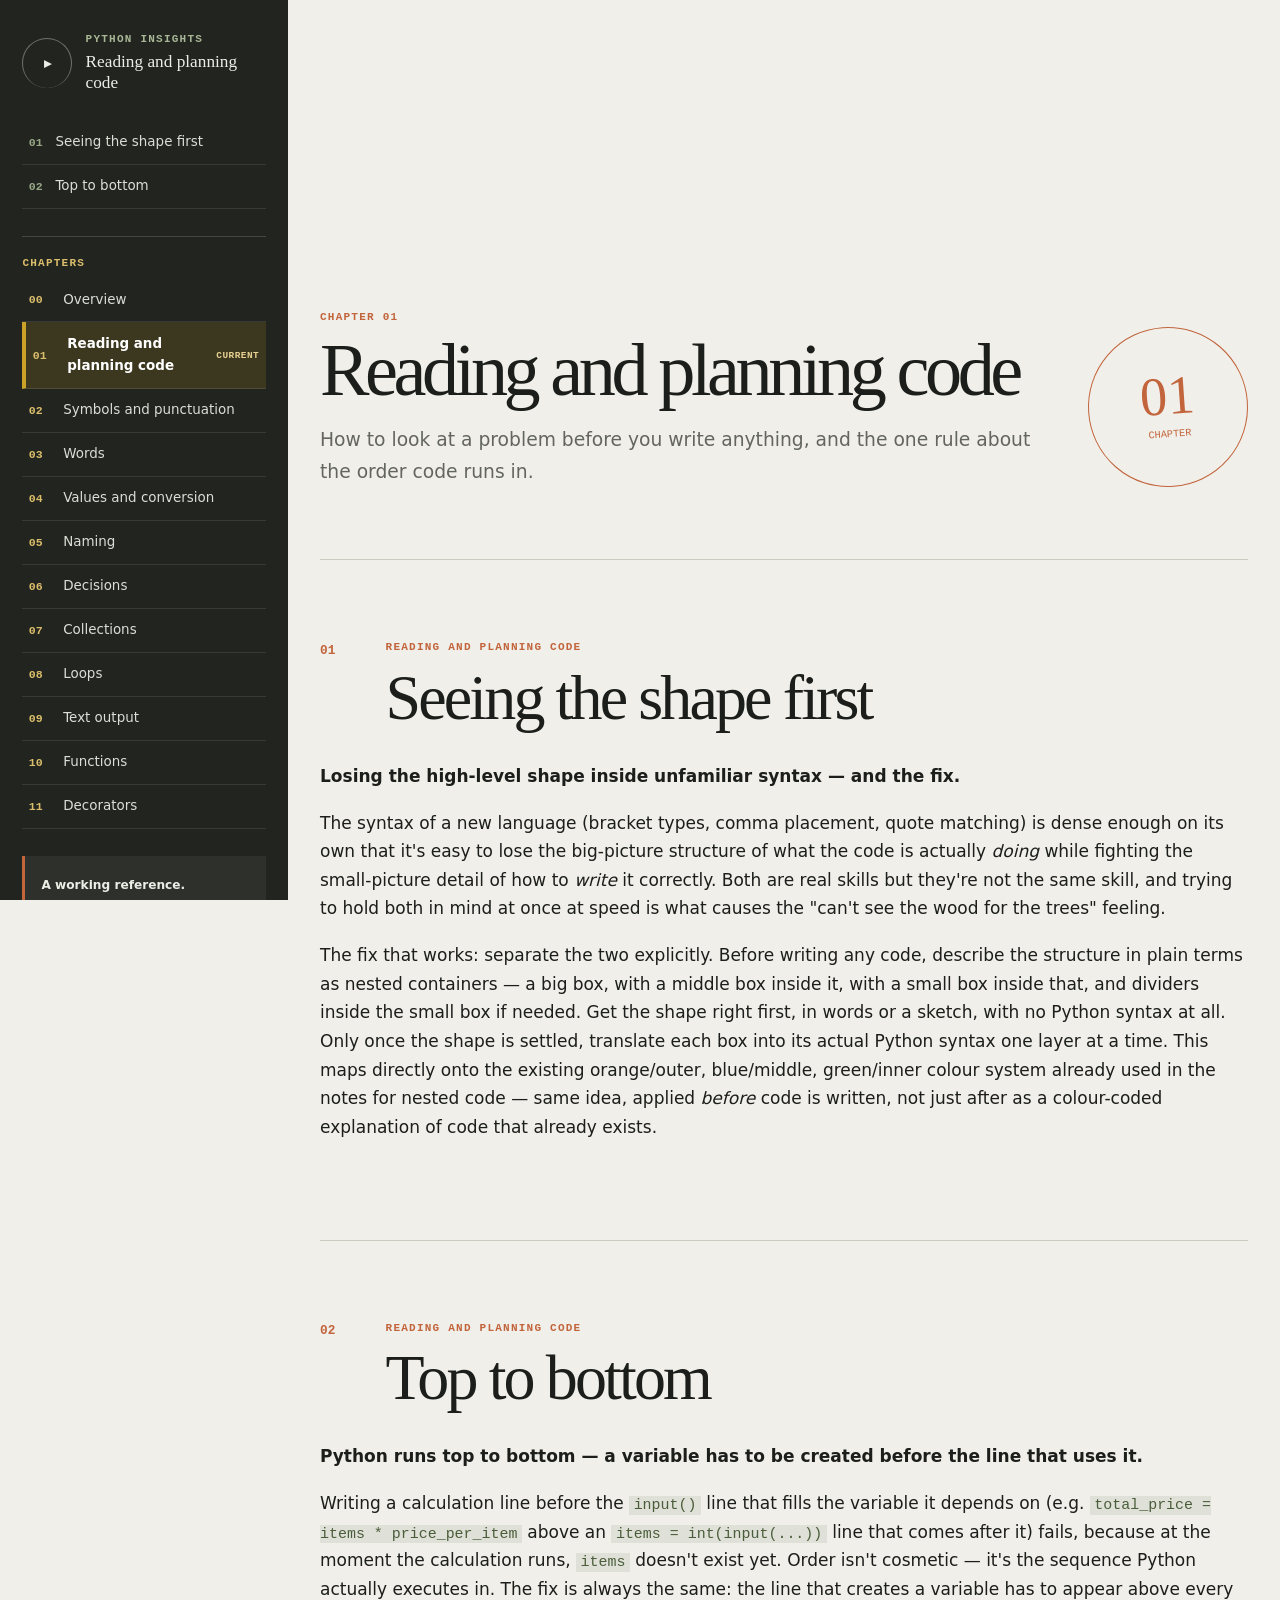
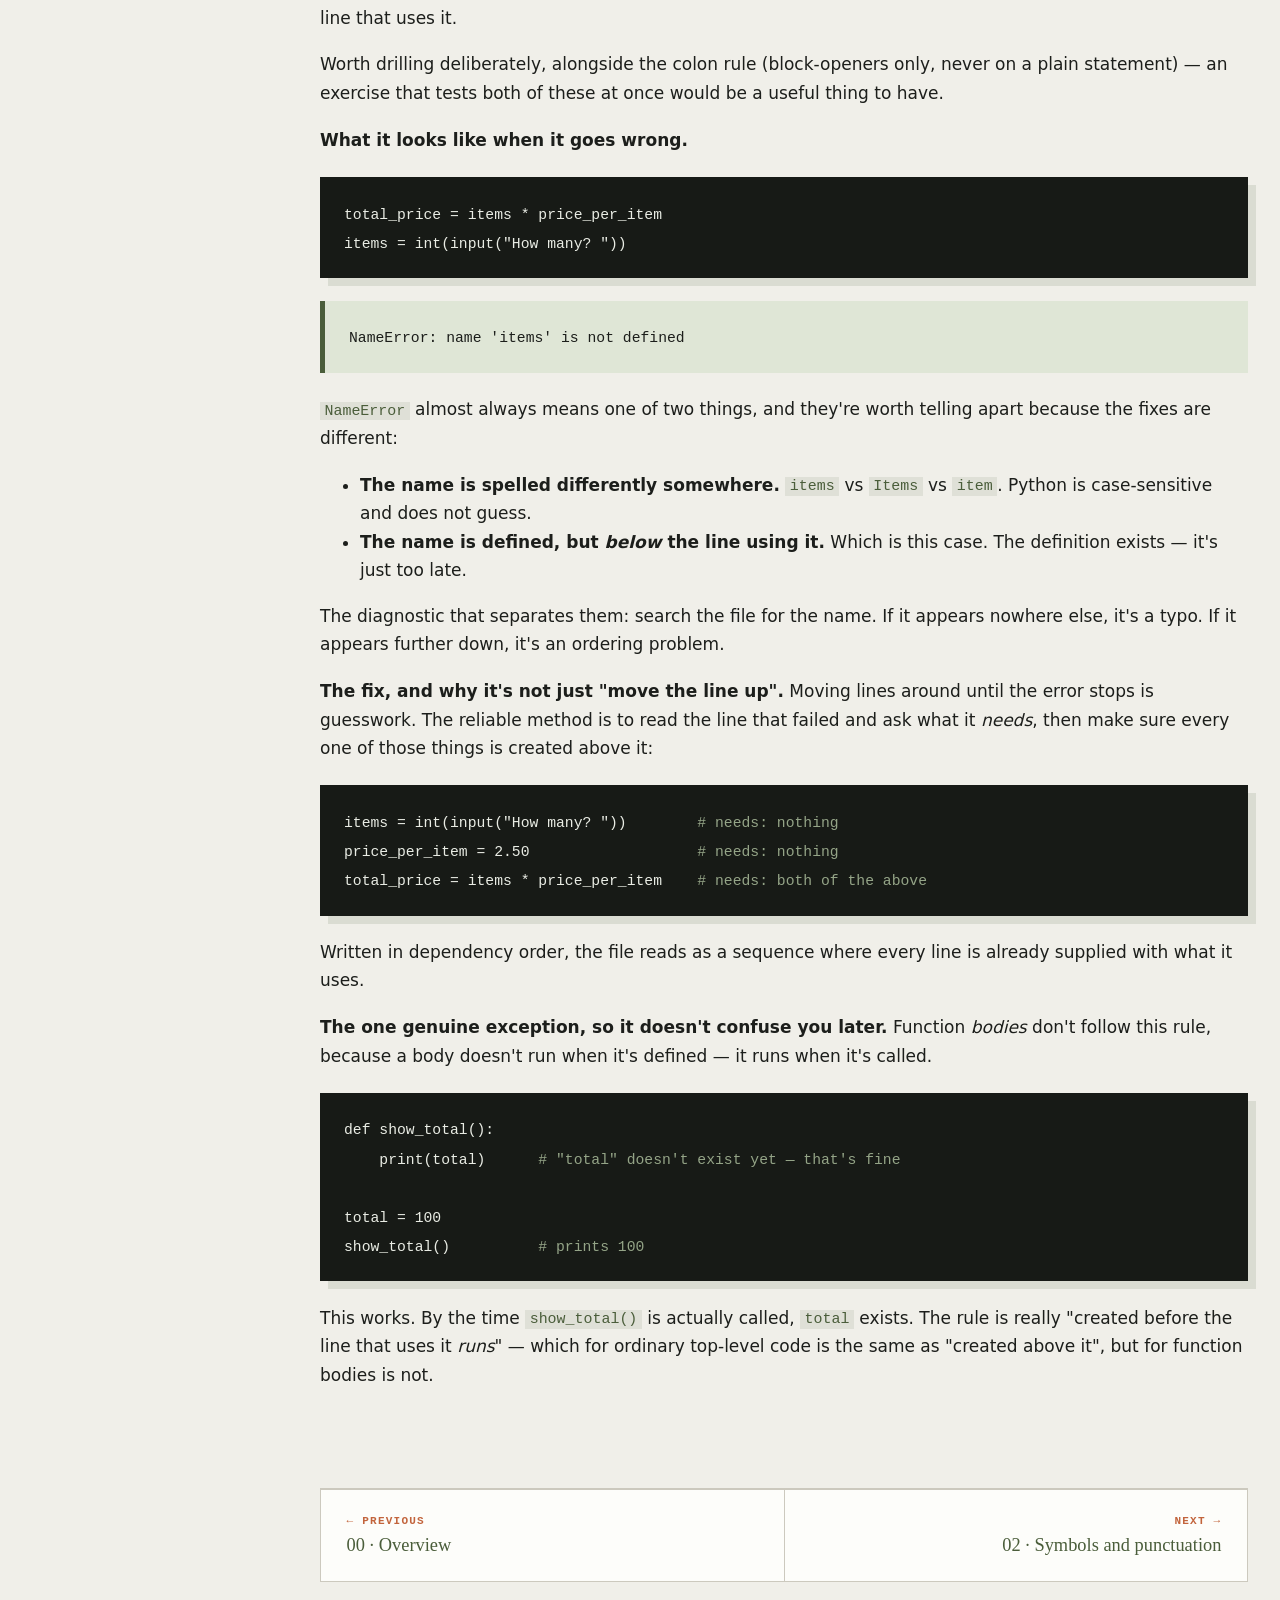
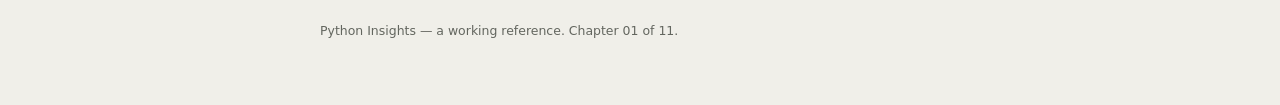
<file: 01-reading-and-planning-code.html>
<!doctype html>
<html lang="en-GB">
<head>
<meta charset="utf-8">
<meta name="viewport" content="width=device-width, initial-scale=1">
<title>Reading and planning code &middot; Python Insights</title>
<link rel="stylesheet" href="assets/lesson-guide.css">
</head>
<body>
<a class="skip" href="#content">Skip to content</a>
<aside class="rail" aria-label="Guide navigation">
  <div class="brand"><a class="brand-mark brand-home" href="index.html" aria-label="Back to the overview"><span aria-hidden="true">&#9656;</span></a><div><p class="eyebrow">Python insights</p><p class="brand-name">Reading and planning code</p></div></div>
  <nav class="section-nav" aria-label="On this page"><ol>
    
    <li><a href="#seeing-the-shape-first"><span>01</span> Seeing the shape first</a></li><li><a href="#top-to-bottom"><span>02</span> Top to bottom</a></li>
  </ol></nav>
  <nav class="course-nav" aria-label="Chapters">
    <p>Chapters</p>
    <ol>
      <li><a href="index.html"><span>00</span> Overview</a></li>
      <li><a href="01-reading-and-planning-code.html" aria-current="page"><span>01</span> Reading and planning code</a></li>
      <li><a href="02-symbols-and-punctuation.html"><span>02</span> Symbols and punctuation</a></li>
      <li><a href="03-words.html"><span>03</span> Words</a></li>
      <li><a href="04-values-and-conversion.html"><span>04</span> Values and conversion</a></li>
      <li><a href="05-naming.html"><span>05</span> Naming</a></li>
      <li><a href="06-decisions.html"><span>06</span> Decisions</a></li>
      <li><a href="07-collections.html"><span>07</span> Collections</a></li>
      <li><a href="08-loops.html"><span>08</span> Loops</a></li>
      <li><a href="09-text-output.html"><span>09</span> Text output</a></li>
      <li><a href="10-functions.html"><span>10</span> Functions</a></li>
      <li><a href="11-decorators.html"><span>11</span> Decorators</a></li>
    </ol>
  </nav>
  <div class="rail-note"><p><strong>A working reference.</strong></p><p>Open the chapter you are stuck in. Not written to be read cover to cover.</p><a class="rail-tidy" href="https://github.com/TidyWeb" target="_blank" rel="noopener"><img src="assets/tidyweb_logo_basalt_gold_transparent.png" alt=""><span><strong>TidyWeb</strong><small>View this project on GitHub</small></span></a></div>
</aside>
<main id="content">
  <header class="hero">
    <div><p class="eyebrow">Chapter 01</p><h1 class="intro-title"><span>Reading and planning code</span></h1><p class="lede">How to look at a problem before you write anything, and the one rule about the order code runs in.</p></div>
    <div class="hero-index"><strong>01</strong><span>chapter</span></div>
  </header>

  <section class="lesson" id="seeing-the-shape-first">
    <div class="lesson-head"><p class="lesson-no">01</p><div><p class="eyebrow">Reading and planning code</p><h2>Seeing the shape first</h2></div></div>
    <p><strong>Losing the high-level shape inside unfamiliar syntax — and the fix.</strong></p>
<p>The syntax of a new language (bracket types, comma placement, quote matching) is dense enough on its own that it's easy to lose the big-picture structure of what the code is actually <em>doing</em> while fighting the small-picture detail of how to <em>write</em> it correctly. Both are real skills but they're not the same skill, and trying to hold both in mind at once at speed is what causes the "can't see the wood for the trees" feeling.</p>
<p>The fix that works: separate the two explicitly. Before writing any code, describe the structure in plain terms as nested containers — a big box, with a middle box inside it, with a small box inside that, and dividers inside the small box if needed. Get the shape right first, in words or a sketch, with no Python syntax at all. Only once the shape is settled, translate each box into its actual Python syntax one layer at a time. This maps directly onto the existing orange/outer, blue/middle, green/inner colour system already used in the notes for nested code — same idea, applied <em>before</em> code is written, not just after as a colour-coded explanation of code that already exists.</p>
  </section>
  <section class="lesson" id="top-to-bottom">
    <div class="lesson-head"><p class="lesson-no">02</p><div><p class="eyebrow">Reading and planning code</p><h2>Top to bottom</h2></div></div>
    <p><strong>Python runs top to bottom — a variable has to be created before the line that uses it.</strong></p>
<p>Writing a calculation line before the <code>input()</code> line that fills the variable it depends on (e.g. <code>total_price = items * price_per_item</code> above an <code>items = int(input(...))</code> line that comes after it) fails, because at the moment the calculation runs, <code>items</code> doesn't exist yet. Order isn't cosmetic — it's the sequence Python actually executes in. The fix is always the same: the line that creates a variable has to appear above every line that uses it.</p>
<p>Worth drilling deliberately, alongside the colon rule (block-openers only, never on a plain statement) — an exercise that tests both of these at once would be a useful thing to have.</p>
<p><strong>What it looks like when it goes wrong.</strong></p>
<div class="code-block"><code>total_price = items * price_per_item
items = int(input("How many? "))</code></div>
<div class="code-block code-block--out"><code>NameError: name 'items' is not defined</code></div>
<p><code>NameError</code> almost always means one of two things, and they're worth telling apart because the fixes are different:</p>
<ul><li><strong>The name is spelled differently somewhere.</strong> <code>items</code> vs <code>Items</code> vs <code>item</code>. Python is case-sensitive and does not guess.</li><li><strong>The name is defined, but <em>below</em> the line using it.</strong> Which is this case. The definition exists — it's just too late.</li></ul>
<p>The diagnostic that separates them: search the file for the name. If it appears nowhere else, it's a typo. If it appears further down, it's an ordering problem.</p>
<p><strong>The fix, and why it's not just "move the line up".</strong> Moving lines around until the error stops is guesswork. The reliable method is to read the line that failed and ask what it <em>needs</em>, then make sure every one of those things is created above it:</p>
<div class="code-block"><code>items = int(input("How many? "))        <span class="code-comment"># needs: nothing</span>
price_per_item = 2.50                   <span class="code-comment"># needs: nothing</span>
total_price = items * price_per_item    <span class="code-comment"># needs: both of the above</span></code></div>
<p>Written in dependency order, the file reads as a sequence where every line is already supplied with what it uses.</p>
<p><strong>The one genuine exception, so it doesn't confuse you later.</strong> Function <em>bodies</em> don't follow this rule, because a body doesn't run when it's defined — it runs when it's called.</p>
<div class="code-block"><code>def show_total():
    print(total)      <span class="code-comment"># "total" doesn't exist yet — that's fine</span>

total = 100
show_total()          <span class="code-comment"># prints 100</span></code></div>
<p>This works. By the time <code>show_total()</code> is actually called, <code>total</code> exists. The rule is really "created before the line that uses it <em>runs</em>" — which for ordinary top-level code is the same as "created above it", but for function bodies is not.</p>
  </section>
  <nav class="chapter-nav" aria-label="Previous and next chapter"><a class="chap-prev" href="index.html"><span>&#8592; Previous</span><strong>00 &middot; Overview</strong></a><a class="chap-next" href="02-symbols-and-punctuation.html"><span>Next &#8594;</span><strong>02 &middot; Symbols and punctuation</strong></a></nav>
  <footer>
    <p>Python Insights &mdash; a working reference. Chapter 01 of 11.</p>
  </footer>
</main>
</body>
</html>
</file>
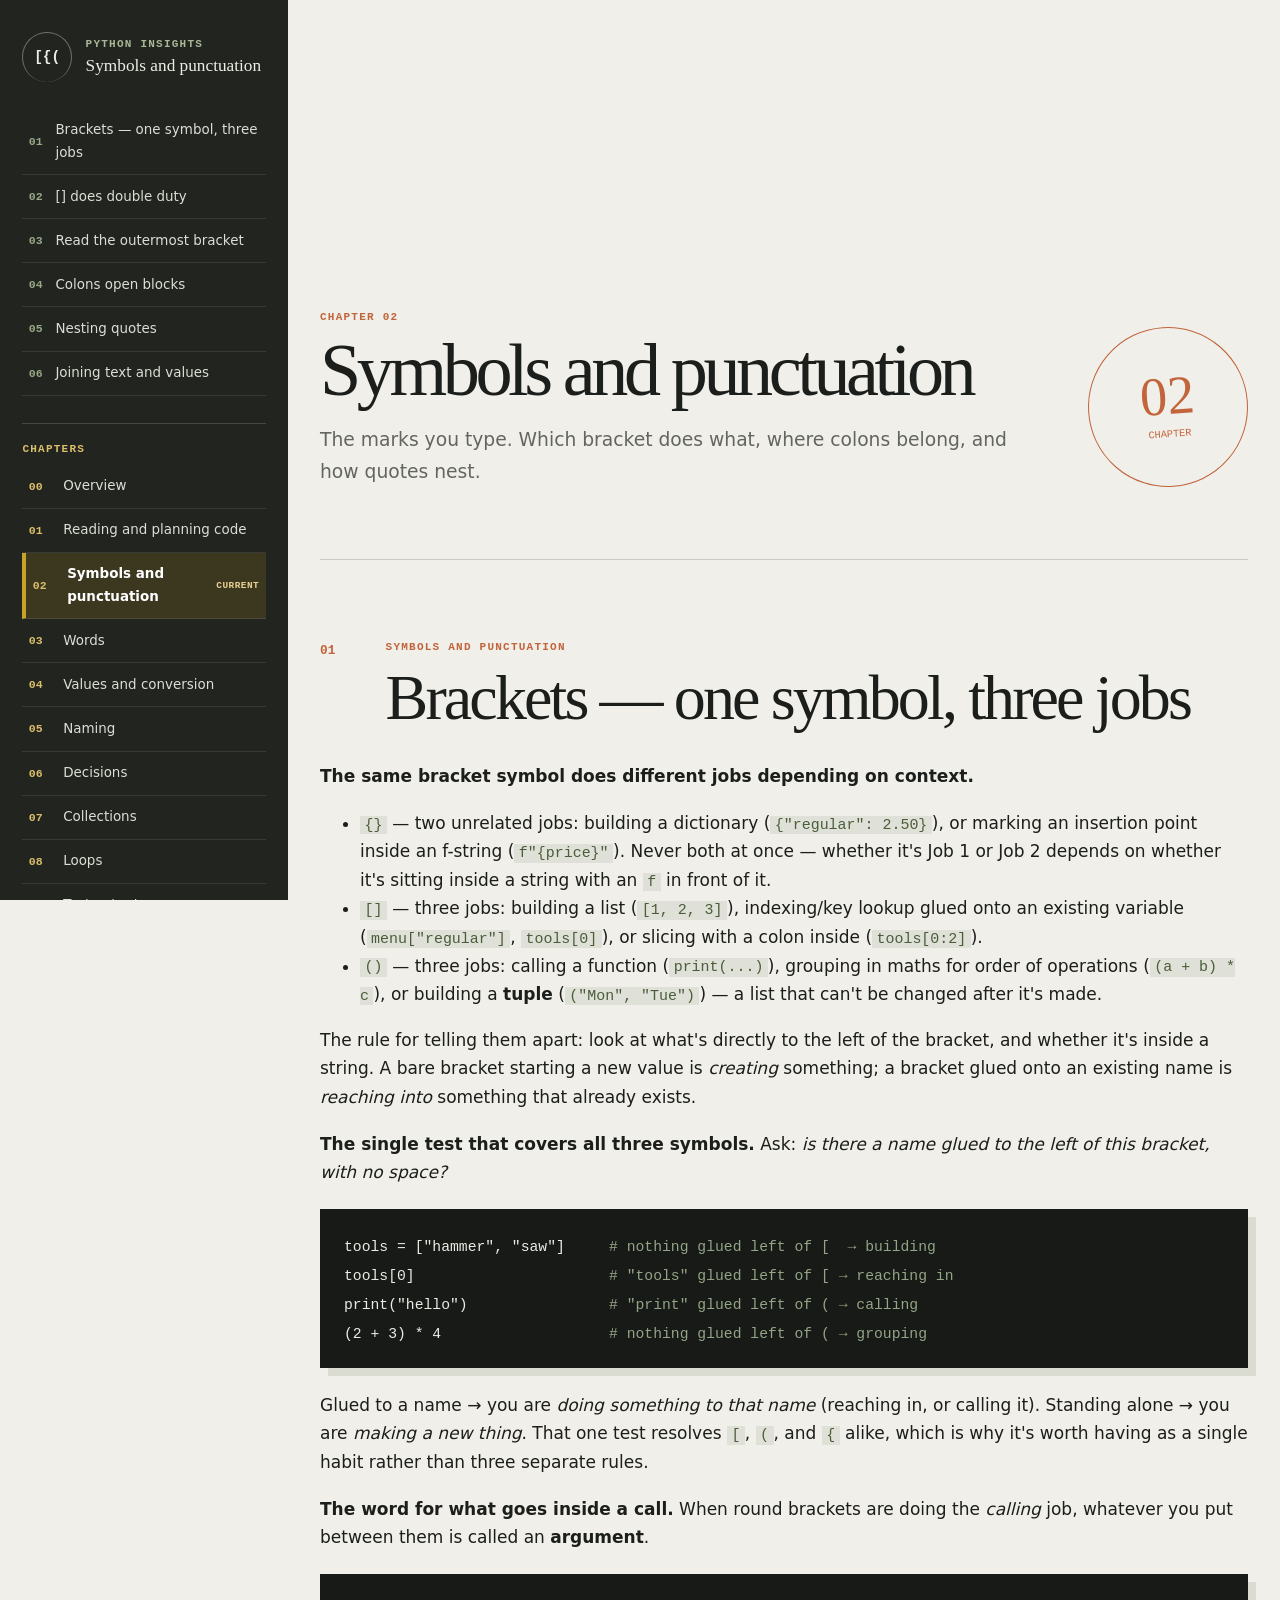
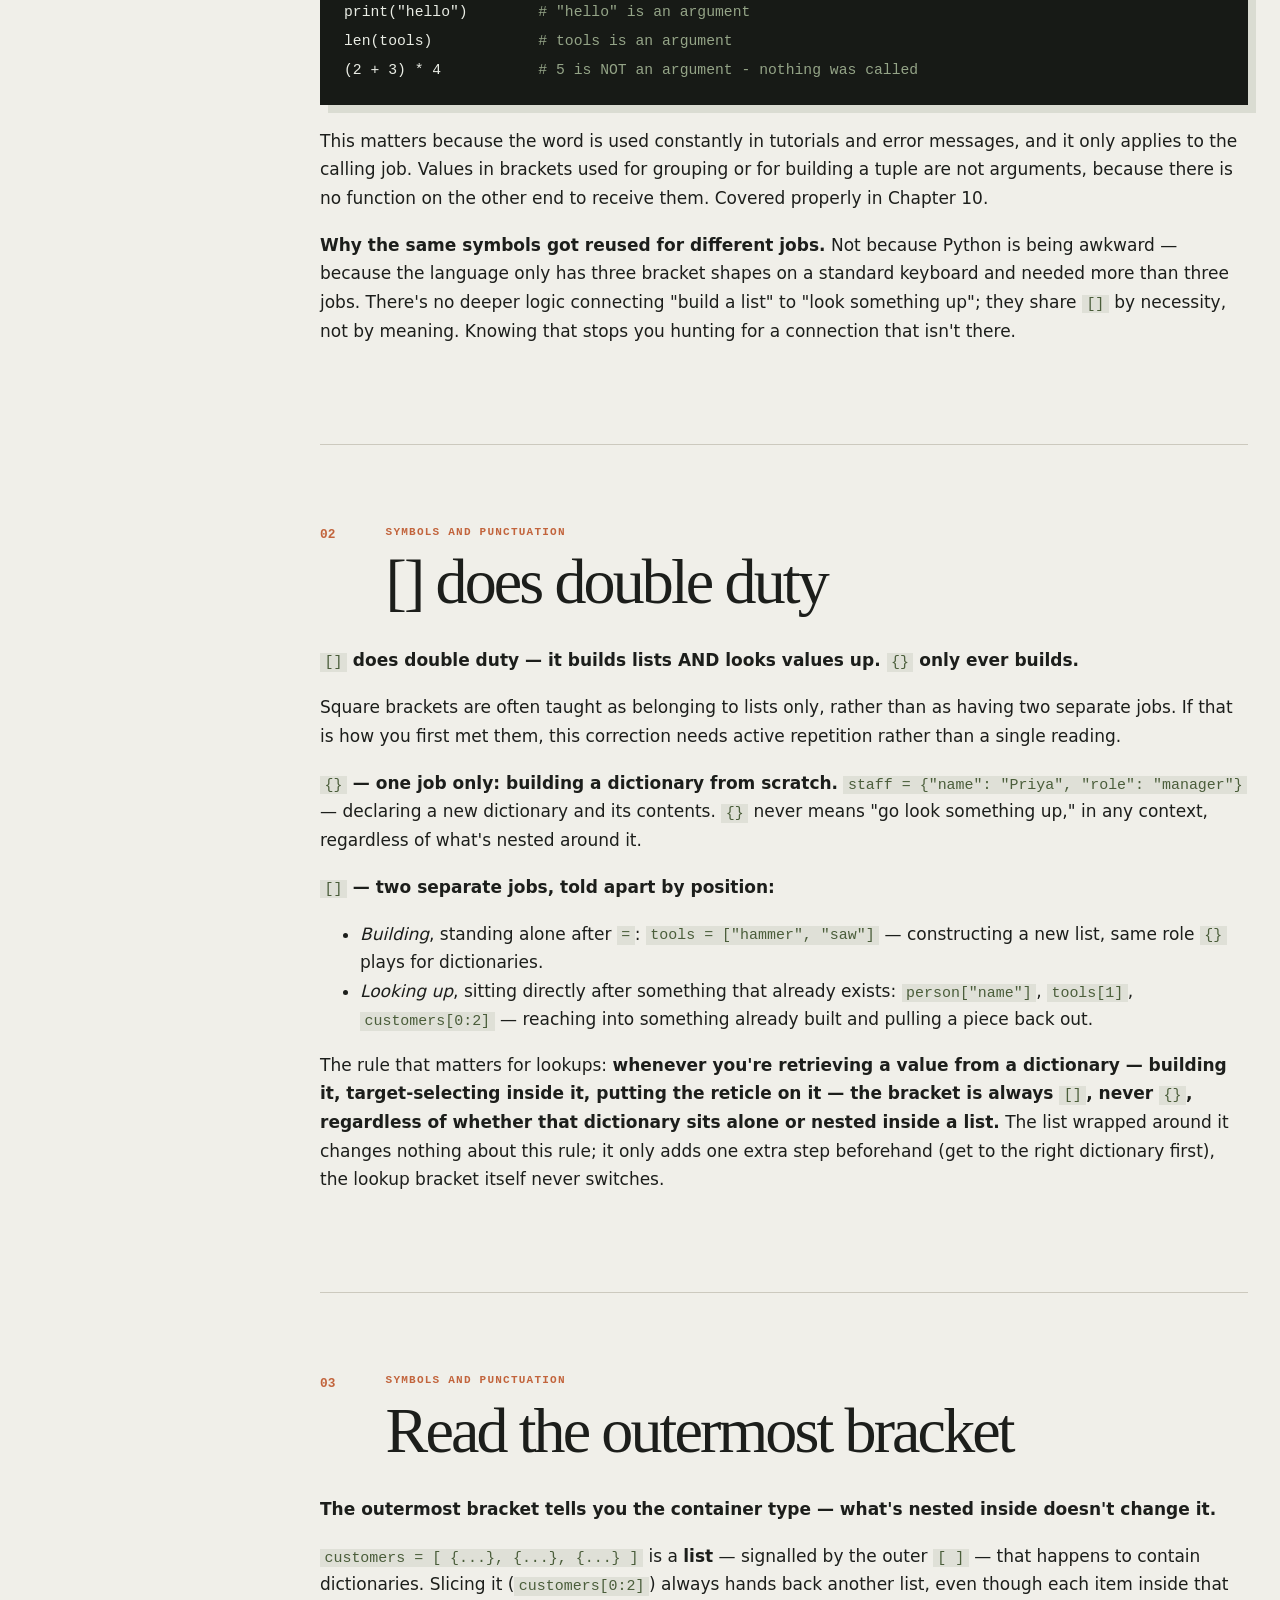
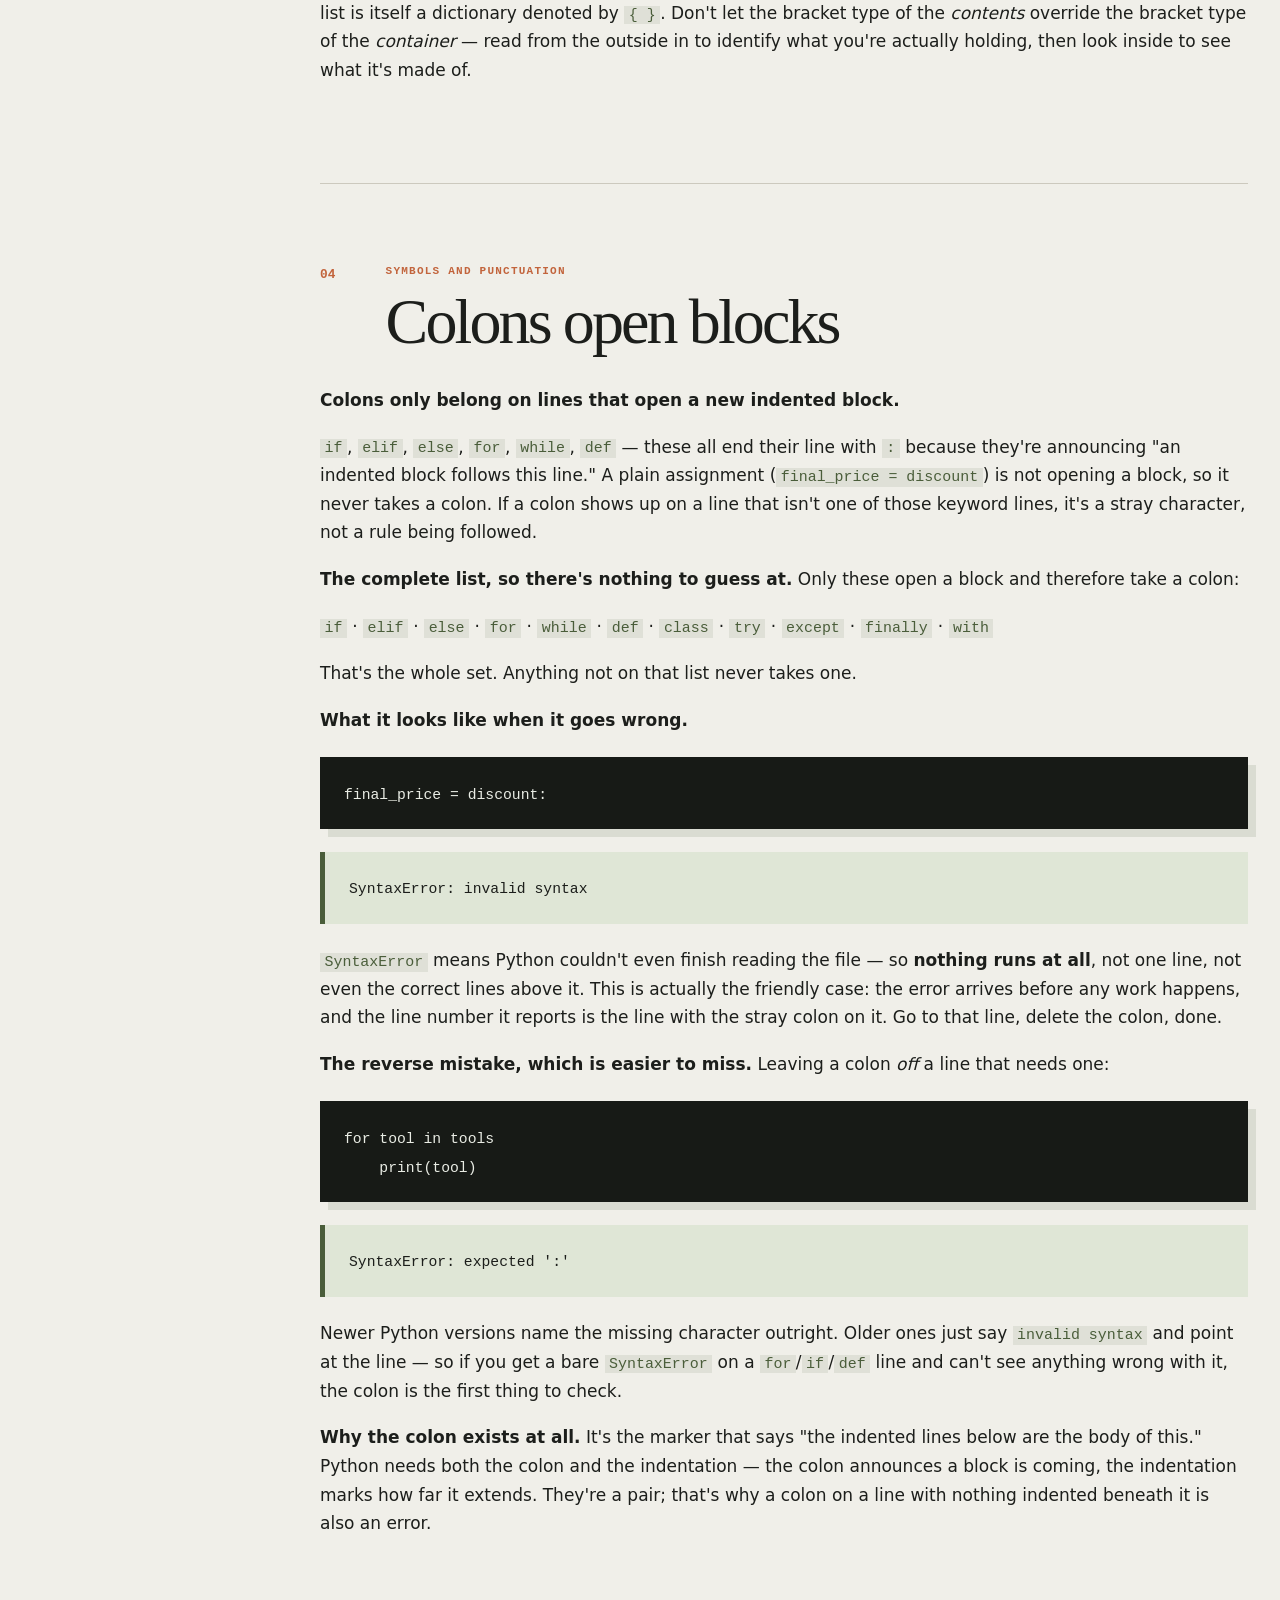
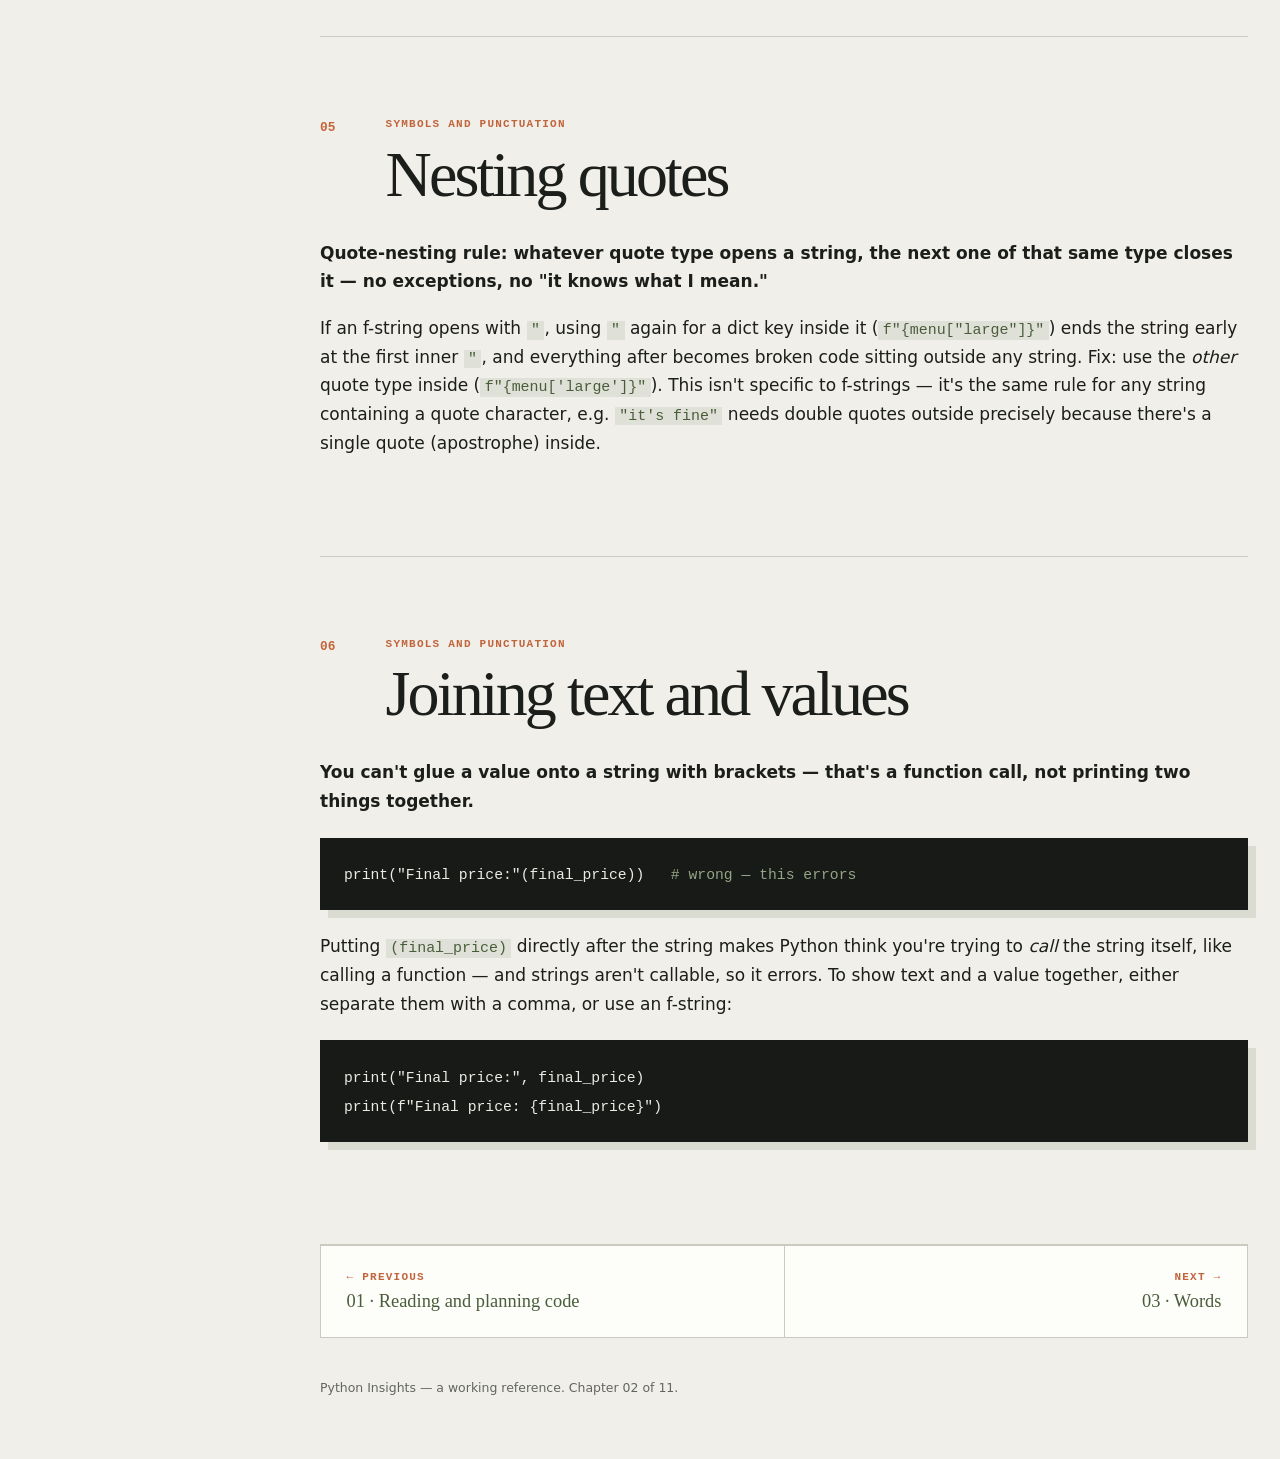
<file: 02-symbols-and-punctuation.html>
<!doctype html>
<html lang="en-GB">
<head>
<meta charset="utf-8">
<meta name="viewport" content="width=device-width, initial-scale=1">
<title>Symbols and punctuation &middot; Python Insights</title>
<link rel="stylesheet" href="assets/lesson-guide.css">
</head>
<body>
<a class="skip" href="#content">Skip to content</a>
<aside class="rail" aria-label="Guide navigation">
  <div class="brand"><a class="brand-mark brand-home" href="index.html" aria-label="Back to the overview"><span aria-hidden="true">[{(</span></a><div><p class="eyebrow">Python insights</p><p class="brand-name">Symbols and punctuation</p></div></div>
  <nav class="section-nav" aria-label="On this page"><ol>
    
    <li><a href="#brackets-one-symbol-three-jobs"><span>01</span> Brackets &mdash; one symbol, three jobs</a></li><li><a href="#does-double-duty"><span>02</span> [] does double duty</a></li><li><a href="#read-the-outermost-bracket"><span>03</span> Read the outermost bracket</a></li><li><a href="#colons-open-blocks"><span>04</span> Colons open blocks</a></li><li><a href="#nesting-quotes"><span>05</span> Nesting quotes</a></li><li><a href="#joining-text-and-values"><span>06</span> Joining text and values</a></li>
  </ol></nav>
  <nav class="course-nav" aria-label="Chapters">
    <p>Chapters</p>
    <ol>
      <li><a href="index.html"><span>00</span> Overview</a></li>
      <li><a href="01-reading-and-planning-code.html"><span>01</span> Reading and planning code</a></li>
      <li><a href="02-symbols-and-punctuation.html" aria-current="page"><span>02</span> Symbols and punctuation</a></li>
      <li><a href="03-words.html"><span>03</span> Words</a></li>
      <li><a href="04-values-and-conversion.html"><span>04</span> Values and conversion</a></li>
      <li><a href="05-naming.html"><span>05</span> Naming</a></li>
      <li><a href="06-decisions.html"><span>06</span> Decisions</a></li>
      <li><a href="07-collections.html"><span>07</span> Collections</a></li>
      <li><a href="08-loops.html"><span>08</span> Loops</a></li>
      <li><a href="09-text-output.html"><span>09</span> Text output</a></li>
      <li><a href="10-functions.html"><span>10</span> Functions</a></li>
      <li><a href="11-decorators.html"><span>11</span> Decorators</a></li>
    </ol>
  </nav>
  <div class="rail-note"><p><strong>A working reference.</strong></p><p>Open the chapter you are stuck in. Not written to be read cover to cover.</p><a class="rail-tidy" href="https://github.com/TidyWeb" target="_blank" rel="noopener"><img src="assets/tidyweb_logo_basalt_gold_transparent.png" alt=""><span><strong>TidyWeb</strong><small>View this project on GitHub</small></span></a></div>
</aside>
<main id="content">
  <header class="hero">
    <div><p class="eyebrow">Chapter 02</p><h1 class="intro-title"><span>Symbols and punctuation</span></h1><p class="lede">The marks you type. Which bracket does what, where colons belong, and how quotes nest.</p></div>
    <div class="hero-index"><strong>02</strong><span>chapter</span></div>
  </header>

  <section class="lesson" id="brackets-one-symbol-three-jobs">
    <div class="lesson-head"><p class="lesson-no">01</p><div><p class="eyebrow">Symbols and punctuation</p><h2>Brackets &mdash; one symbol, three jobs</h2></div></div>
    <p><strong>The same bracket symbol does different jobs depending on context.</strong></p>
<ul><li><code>{}</code> — two unrelated jobs: building a dictionary (<code>{"regular": 2.50}</code>), or marking an insertion point inside an f-string (<code>f"{price}"</code>). Never both at once — whether it's Job 1 or Job 2 depends on whether it's sitting inside a string with an <code>f</code> in front of it.</li><li><code>[]</code> — three jobs: building a list (<code>[1, 2, 3]</code>), indexing/key lookup glued onto an existing variable (<code>menu["regular"]</code>, <code>tools[0]</code>), or slicing with a colon inside (<code>tools[0:2]</code>).</li><li><code>()</code> — three jobs: calling a function (<code>print(...)</code>), grouping in maths for order of operations (<code>(a + b) * c</code>), or building a <strong>tuple</strong> (<code>("Mon", "Tue")</code>) — a list that can't be changed after it's made.</li></ul>
<p>The rule for telling them apart: look at what's directly to the left of the bracket, and whether it's inside a string. A bare bracket starting a new value is <em>creating</em> something; a bracket glued onto an existing name is <em>reaching into</em> something that already exists.</p>
<p><strong>The single test that covers all three symbols.</strong> Ask: <em>is there a name glued to the left of this bracket, with no space?</em></p>
<div class="code-block"><code>tools = ["hammer", "saw"]     <span class="code-comment"># nothing glued left of [  → building</span>
tools[0]                      <span class="code-comment"># "tools" glued left of [ → reaching in</span>
print("hello")                <span class="code-comment"># "print" glued left of ( → calling</span>
(2 + 3) * 4                   <span class="code-comment"># nothing glued left of ( → grouping</span></code></div>
<p>Glued to a name → you are <em>doing something to that name</em> (reaching in, or calling it). Standing alone → you are <em>making a new thing</em>. That one test resolves <code>[</code>, <code>(</code>, and <code>{</code> alike, which is why it's worth having as a single habit rather than three separate rules.</p>
<p><strong>The word for what goes inside a call.</strong> When round brackets are doing the <em>calling</em> job, whatever you put between them is called an <strong>argument</strong>.</p>
<div class="code-block"><code>print("hello")        <span class="code-comment"># "hello" is an argument</span>
len(tools)            <span class="code-comment"># tools is an argument</span>
(2 + 3) * 4           <span class="code-comment"># 5 is NOT an argument - nothing was called</span></code></div>
<p>This matters because the word is used constantly in tutorials and error messages, and it only applies to the calling job. Values in brackets used for grouping or for building a tuple are not arguments, because there is no function on the other end to receive them. Covered properly in Chapter 10.</p>
<p><strong>Why the same symbols got reused for different jobs.</strong> Not because Python is being awkward — because the language only has three bracket shapes on a standard keyboard and needed more than three jobs. There's no deeper logic connecting "build a list" to "look something up"; they share <code>[]</code> by necessity, not by meaning. Knowing that stops you hunting for a connection that isn't there.</p>
  </section>
  <section class="lesson" id="does-double-duty">
    <div class="lesson-head"><p class="lesson-no">02</p><div><p class="eyebrow">Symbols and punctuation</p><h2>[] does double duty</h2></div></div>
    <p><strong><code>[]</code> does double duty — it builds lists AND looks values up. <code>{}</code> only ever builds.</strong></p>
<p>Square brackets are often taught as belonging to lists only, rather than as having two separate jobs. If that is how you first met them, this correction needs active repetition rather than a single reading.</p>
<p><strong><code>{}</code> — one job only: building a dictionary from scratch.</strong> <code>staff = {"name": "Priya", "role": "manager"}</code> — declaring a new dictionary and its contents. <code>{}</code> never means "go look something up," in any context, regardless of what's nested around it.</p>
<p><strong><code>[]</code> — two separate jobs, told apart by position:</strong></p>
<ul><li><em>Building</em>, standing alone after <code>=</code>: <code>tools = ["hammer", "saw"]</code> — constructing a new list, same role <code>{}</code> plays for dictionaries.</li><li><em>Looking up</em>, sitting directly after something that already exists: <code>person["name"]</code>, <code>tools[1]</code>, <code>customers[0:2]</code> — reaching into something already built and pulling a piece back out.</li></ul>
<p>The rule that matters for lookups: <strong>whenever you're retrieving a value from a dictionary — building it, target-selecting inside it, putting the reticle on it — the bracket is always <code>[]</code>, never <code>{}</code>, regardless of whether that dictionary sits alone or nested inside a list.</strong> The list wrapped around it changes nothing about this rule; it only adds one extra step beforehand (get to the right dictionary first), the lookup bracket itself never switches.</p>
  </section>
  <section class="lesson" id="read-the-outermost-bracket">
    <div class="lesson-head"><p class="lesson-no">03</p><div><p class="eyebrow">Symbols and punctuation</p><h2>Read the outermost bracket</h2></div></div>
    <p><strong>The outermost bracket tells you the container type — what's nested inside doesn't change it.</strong></p>
<p><code>customers = [ {...}, {...}, {...} ]</code> is a <strong>list</strong> — signalled by the outer <code>[ ]</code> — that happens to contain dictionaries. Slicing it (<code>customers[0:2]</code>) always hands back another list, even though each item inside that list is itself a dictionary denoted by <code>{ }</code>. Don't let the bracket type of the <em>contents</em> override the bracket type of the <em>container</em> — read from the outside in to identify what you're actually holding, then look inside to see what it's made of.</p>
  </section>
  <section class="lesson" id="colons-open-blocks">
    <div class="lesson-head"><p class="lesson-no">04</p><div><p class="eyebrow">Symbols and punctuation</p><h2>Colons open blocks</h2></div></div>
    <p><strong>Colons only belong on lines that open a new indented block.</strong></p>
<p><code>if</code>, <code>elif</code>, <code>else</code>, <code>for</code>, <code>while</code>, <code>def</code> — these all end their line with <code>:</code> because they're announcing "an indented block follows this line." A plain assignment (<code>final_price = discount</code>) is not opening a block, so it never takes a colon. If a colon shows up on a line that isn't one of those keyword lines, it's a stray character, not a rule being followed.</p>
<p><strong>The complete list, so there's nothing to guess at.</strong> Only these open a block and therefore take a colon:</p>
<p><code>if</code> · <code>elif</code> · <code>else</code> · <code>for</code> · <code>while</code> · <code>def</code> · <code>class</code> · <code>try</code> · <code>except</code> · <code>finally</code> · <code>with</code></p>
<p>That's the whole set. Anything not on that list never takes one.</p>
<p><strong>What it looks like when it goes wrong.</strong></p>
<div class="code-block"><code>final_price = discount:</code></div>
<div class="code-block code-block--out"><code>SyntaxError: invalid syntax</code></div>
<p><code>SyntaxError</code> means Python couldn't even finish reading the file — so <strong>nothing runs at all</strong>, not one line, not even the correct lines above it. This is actually the friendly case: the error arrives before any work happens, and the line number it reports is the line with the stray colon on it. Go to that line, delete the colon, done.</p>
<p><strong>The reverse mistake, which is easier to miss.</strong> Leaving a colon <em>off</em> a line that needs one:</p>
<div class="code-block"><code>for tool in tools
    print(tool)</code></div>
<div class="code-block code-block--out"><code>SyntaxError: expected ':'</code></div>
<p>Newer Python versions name the missing character outright. Older ones just say <code>invalid syntax</code> and point at the line — so if you get a bare <code>SyntaxError</code> on a <code>for</code>/<code>if</code>/<code>def</code> line and can't see anything wrong with it, the colon is the first thing to check.</p>
<p><strong>Why the colon exists at all.</strong> It's the marker that says "the indented lines below are the body of this." Python needs both the colon and the indentation — the colon announces a block is coming, the indentation marks how far it extends. They're a pair; that's why a colon on a line with nothing indented beneath it is also an error.</p>
  </section>
  <section class="lesson" id="nesting-quotes">
    <div class="lesson-head"><p class="lesson-no">05</p><div><p class="eyebrow">Symbols and punctuation</p><h2>Nesting quotes</h2></div></div>
    <p><strong>Quote-nesting rule: whatever quote type opens a string, the next one of that same type closes it — no exceptions, no "it knows what I mean."</strong></p>
<p>If an f-string opens with <code>"</code>, using <code>"</code> again for a dict key inside it (<code>f"{menu["large"]}"</code>) ends the string early at the first inner <code>"</code>, and everything after becomes broken code sitting outside any string. Fix: use the <em>other</em> quote type inside (<code>f"{menu['large']}"</code>). This isn't specific to f-strings — it's the same rule for any string containing a quote character, e.g. <code>"it's fine"</code> needs double quotes outside precisely because there's a single quote (apostrophe) inside.</p>
  </section>
  <section class="lesson" id="joining-text-and-values">
    <div class="lesson-head"><p class="lesson-no">06</p><div><p class="eyebrow">Symbols and punctuation</p><h2>Joining text and values</h2></div></div>
    <p><strong>You can't glue a value onto a string with brackets — that's a function call, not printing two things together.</strong></p>
<div class="code-block"><code>print("Final price:"(final_price))   <span class="code-comment"># wrong — this errors</span></code></div>
<p>Putting <code>(final_price)</code> directly after the string makes Python think you're trying to <em>call</em> the string itself, like calling a function — and strings aren't callable, so it errors. To show text and a value together, either separate them with a comma, or use an f-string:</p>
<div class="code-block"><code>print("Final price:", final_price)
print(f"Final price: {final_price}")</code></div>
  </section>
  <nav class="chapter-nav" aria-label="Previous and next chapter"><a class="chap-prev" href="01-reading-and-planning-code.html"><span>&#8592; Previous</span><strong>01 &middot; Reading and planning code</strong></a><a class="chap-next" href="03-words.html"><span>Next &#8594;</span><strong>03 &middot; Words</strong></a></nav>
  <footer>
    <p>Python Insights &mdash; a working reference. Chapter 02 of 11.</p>
  </footer>
</main>
</body>
</html>
</file>
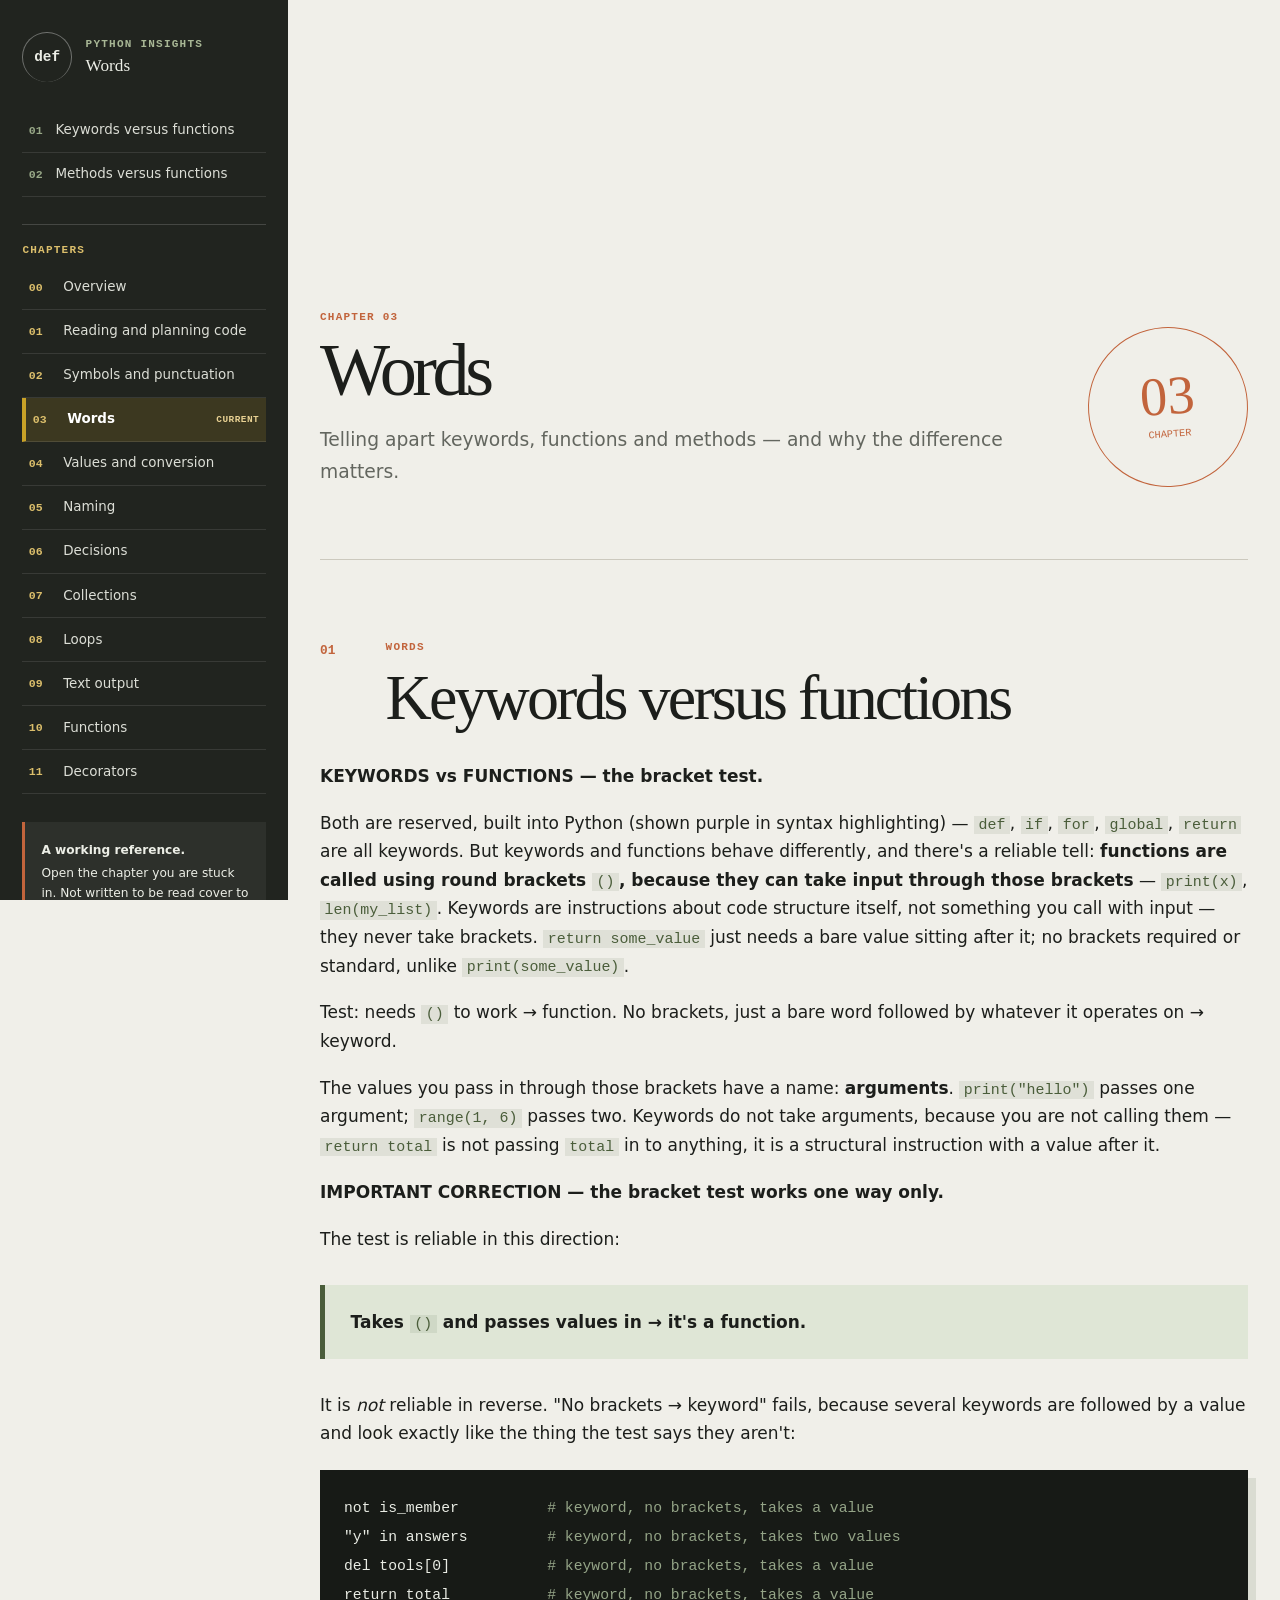
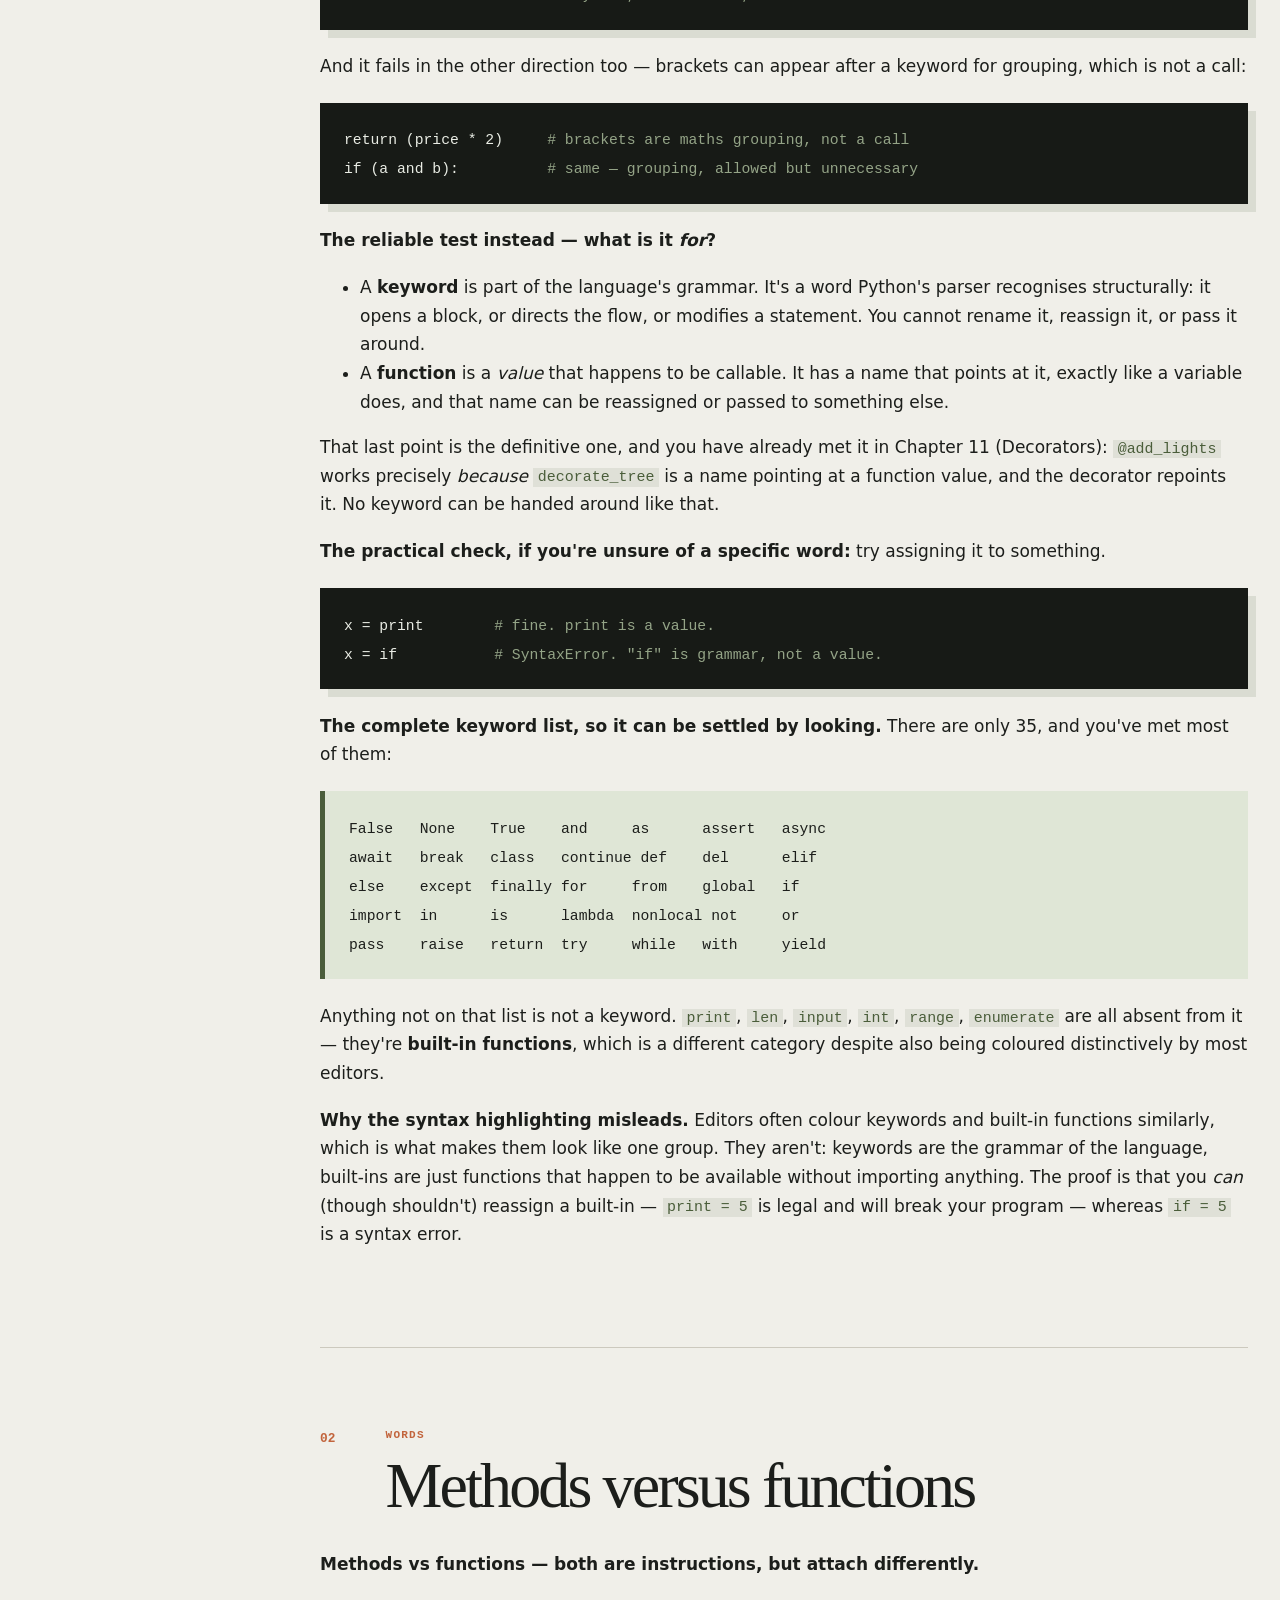
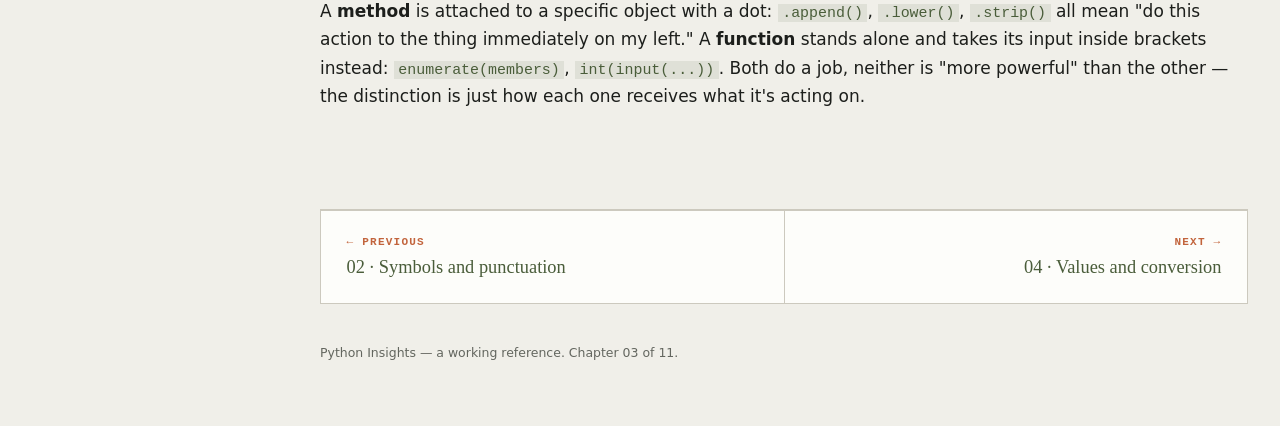
<file: 03-words.html>
<!doctype html>
<html lang="en-GB">
<head>
<meta charset="utf-8">
<meta name="viewport" content="width=device-width, initial-scale=1">
<title>Words &middot; Python Insights</title>
<link rel="stylesheet" href="assets/lesson-guide.css">
</head>
<body>
<a class="skip" href="#content">Skip to content</a>
<aside class="rail" aria-label="Guide navigation">
  <div class="brand"><a class="brand-mark brand-home" href="index.html" aria-label="Back to the overview"><span aria-hidden="true">def</span></a><div><p class="eyebrow">Python insights</p><p class="brand-name">Words</p></div></div>
  <nav class="section-nav" aria-label="On this page"><ol>
    
    <li><a href="#keywords-versus-functions"><span>01</span> Keywords versus functions</a></li><li><a href="#methods-versus-functions"><span>02</span> Methods versus functions</a></li>
  </ol></nav>
  <nav class="course-nav" aria-label="Chapters">
    <p>Chapters</p>
    <ol>
      <li><a href="index.html"><span>00</span> Overview</a></li>
      <li><a href="01-reading-and-planning-code.html"><span>01</span> Reading and planning code</a></li>
      <li><a href="02-symbols-and-punctuation.html"><span>02</span> Symbols and punctuation</a></li>
      <li><a href="03-words.html" aria-current="page"><span>03</span> Words</a></li>
      <li><a href="04-values-and-conversion.html"><span>04</span> Values and conversion</a></li>
      <li><a href="05-naming.html"><span>05</span> Naming</a></li>
      <li><a href="06-decisions.html"><span>06</span> Decisions</a></li>
      <li><a href="07-collections.html"><span>07</span> Collections</a></li>
      <li><a href="08-loops.html"><span>08</span> Loops</a></li>
      <li><a href="09-text-output.html"><span>09</span> Text output</a></li>
      <li><a href="10-functions.html"><span>10</span> Functions</a></li>
      <li><a href="11-decorators.html"><span>11</span> Decorators</a></li>
    </ol>
  </nav>
  <div class="rail-note"><p><strong>A working reference.</strong></p><p>Open the chapter you are stuck in. Not written to be read cover to cover.</p><a class="rail-tidy" href="https://github.com/TidyWeb" target="_blank" rel="noopener"><img src="assets/tidyweb_logo_basalt_gold_transparent.png" alt=""><span><strong>TidyWeb</strong><small>View this project on GitHub</small></span></a></div>
</aside>
<main id="content">
  <header class="hero">
    <div><p class="eyebrow">Chapter 03</p><h1 class="intro-title"><span>Words</span></h1><p class="lede">Telling apart keywords, functions and methods &mdash; and why the difference matters.</p></div>
    <div class="hero-index"><strong>03</strong><span>chapter</span></div>
  </header>

  <section class="lesson" id="keywords-versus-functions">
    <div class="lesson-head"><p class="lesson-no">01</p><div><p class="eyebrow">Words</p><h2>Keywords versus functions</h2></div></div>
    <p><strong>KEYWORDS vs FUNCTIONS — the bracket test.</strong></p>
<p>Both are reserved, built into Python (shown purple in syntax highlighting) — <code>def</code>, <code>if</code>, <code>for</code>, <code>global</code>, <code>return</code> are all keywords. But keywords and functions behave differently, and there's a reliable tell: <strong>functions are called using round brackets <code>()</code>, because they can take input through those brackets</strong> — <code>print(x)</code>, <code>len(my_list)</code>. Keywords are instructions about code structure itself, not something you call with input — they never take brackets. <code>return some_value</code> just needs a bare value sitting after it; no brackets required or standard, unlike <code>print(some_value)</code>.</p>
<p>Test: needs <code>()</code> to work → function. No brackets, just a bare word followed by whatever it operates on → keyword.</p>
<p>The values you pass in through those brackets have a name: <strong>arguments</strong>. <code>print("hello")</code> passes one argument; <code>range(1, 6)</code> passes two. Keywords do not take arguments, because you are not calling them — <code>return total</code> is not passing <code>total</code> in to anything, it is a structural instruction with a value after it.</p>
<p><strong>IMPORTANT CORRECTION — the bracket test works one way only.</strong></p>
<p>The test is reliable in this direction:</p>
<div class="callout"><p><strong>Takes <code>()</code> and passes values in → it's a function.</strong></p></div>
<p>It is <em>not</em> reliable in reverse. "No brackets → keyword" fails, because several keywords are followed by a value and look exactly like the thing the test says they aren't:</p>
<div class="code-block"><code>not is_member          <span class="code-comment"># keyword, no brackets, takes a value</span>
"y" in answers         <span class="code-comment"># keyword, no brackets, takes two values</span>
del tools[0]           <span class="code-comment"># keyword, no brackets, takes a value</span>
return total           <span class="code-comment"># keyword, no brackets, takes a value</span></code></div>
<p>And it fails in the other direction too — brackets can appear after a keyword for grouping, which is not a call:</p>
<div class="code-block"><code>return (price * 2)     <span class="code-comment"># brackets are maths grouping, not a call</span>
if (a and b):          <span class="code-comment"># same — grouping, allowed but unnecessary</span></code></div>
<p><strong>The reliable test instead — what is it <em>for</em>?</strong></p>
<ul><li>A <strong>keyword</strong> is part of the language's grammar. It's a word Python's parser recognises structurally: it opens a block, or directs the flow, or modifies a statement. You cannot rename it, reassign it, or pass it around.</li><li>A <strong>function</strong> is a <em>value</em> that happens to be callable. It has a name that points at it, exactly like a variable does, and that name can be reassigned or passed to something else.</li></ul>
<p>That last point is the definitive one, and you have already met it in Chapter 11 (Decorators): <code>@add_lights</code> works precisely <em>because</em> <code>decorate_tree</code> is a name pointing at a function value, and the decorator repoints it. No keyword can be handed around like that.</p>
<p><strong>The practical check, if you're unsure of a specific word:</strong> try assigning it to something.</p>
<div class="code-block"><code>x = print        <span class="code-comment"># fine. print is a value.</span>
x = if           <span class="code-comment"># SyntaxError. "if" is grammar, not a value.</span></code></div>
<p><strong>The complete keyword list, so it can be settled by looking.</strong> There are only 35, and you've met most of them:</p>
<div class="code-block code-block--out"><code>False   None    True    and     as      assert   async
await   break   class   continue def    del      elif
else    except  finally for     from    global   if
import  in      is      lambda  nonlocal not     or
pass    raise   return  try     while   with     yield</code></div>
<p>Anything not on that list is not a keyword. <code>print</code>, <code>len</code>, <code>input</code>, <code>int</code>, <code>range</code>, <code>enumerate</code> are all absent from it — they're <strong>built-in functions</strong>, which is a different category despite also being coloured distinctively by most editors.</p>
<p><strong>Why the syntax highlighting misleads.</strong> Editors often colour keywords and built-in functions similarly, which is what makes them look like one group. They aren't: keywords are the grammar of the language, built-ins are just functions that happen to be available without importing anything. The proof is that you <em>can</em> (though shouldn't) reassign a built-in — <code>print = 5</code> is legal and will break your program — whereas <code>if = 5</code> is a syntax error.</p>
  </section>
  <section class="lesson" id="methods-versus-functions">
    <div class="lesson-head"><p class="lesson-no">02</p><div><p class="eyebrow">Words</p><h2>Methods versus functions</h2></div></div>
    <p><strong>Methods vs functions — both are instructions, but attach differently.</strong></p>
<p>A <strong>method</strong> is attached to a specific object with a dot: <code>.append()</code>, <code>.lower()</code>, <code>.strip()</code> all mean "do this action to the thing immediately on my left." A <strong>function</strong> stands alone and takes its input inside brackets instead: <code>enumerate(members)</code>, <code>int(input(...))</code>. Both do a job, neither is "more powerful" than the other — the distinction is just how each one receives what it's acting on.</p>
  </section>
  <nav class="chapter-nav" aria-label="Previous and next chapter"><a class="chap-prev" href="02-symbols-and-punctuation.html"><span>&#8592; Previous</span><strong>02 &middot; Symbols and punctuation</strong></a><a class="chap-next" href="04-values-and-conversion.html"><span>Next &#8594;</span><strong>04 &middot; Values and conversion</strong></a></nav>
  <footer>
    <p>Python Insights &mdash; a working reference. Chapter 03 of 11.</p>
  </footer>
</main>
</body>
</html>
</file>
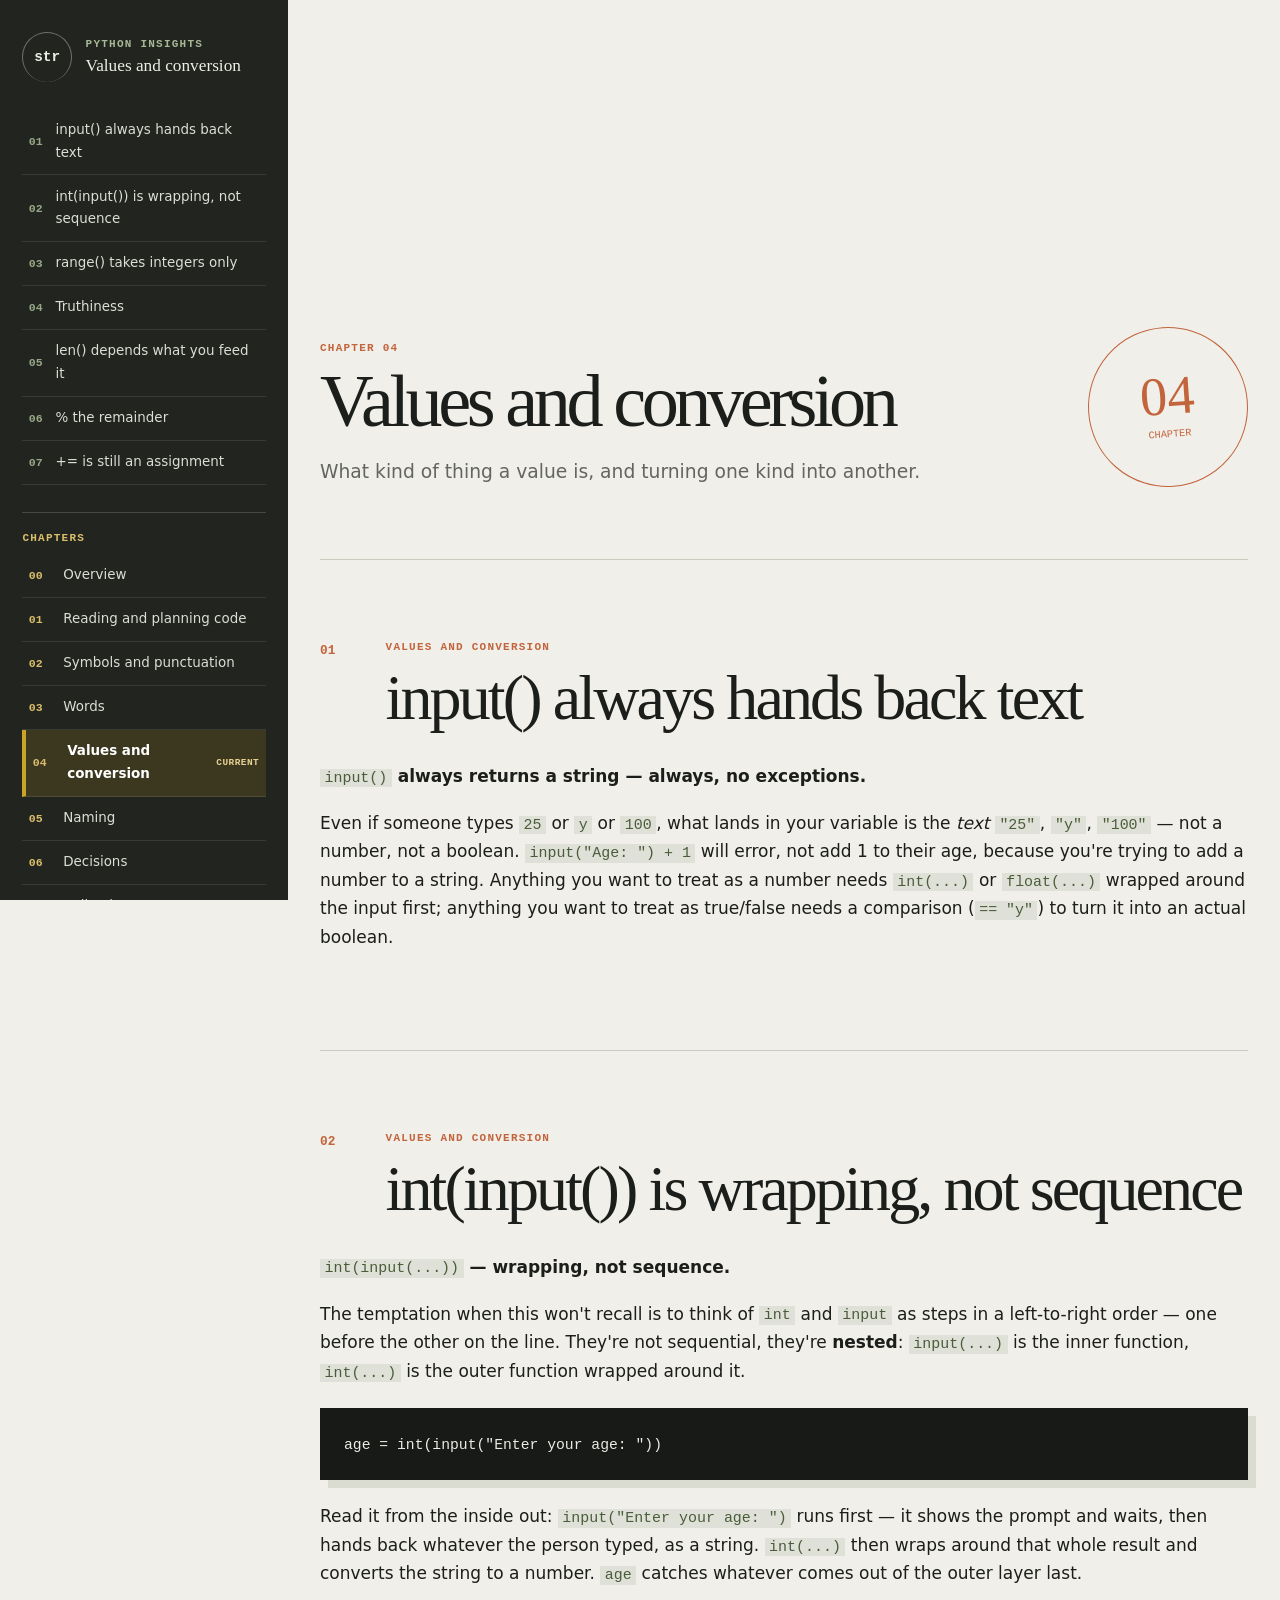
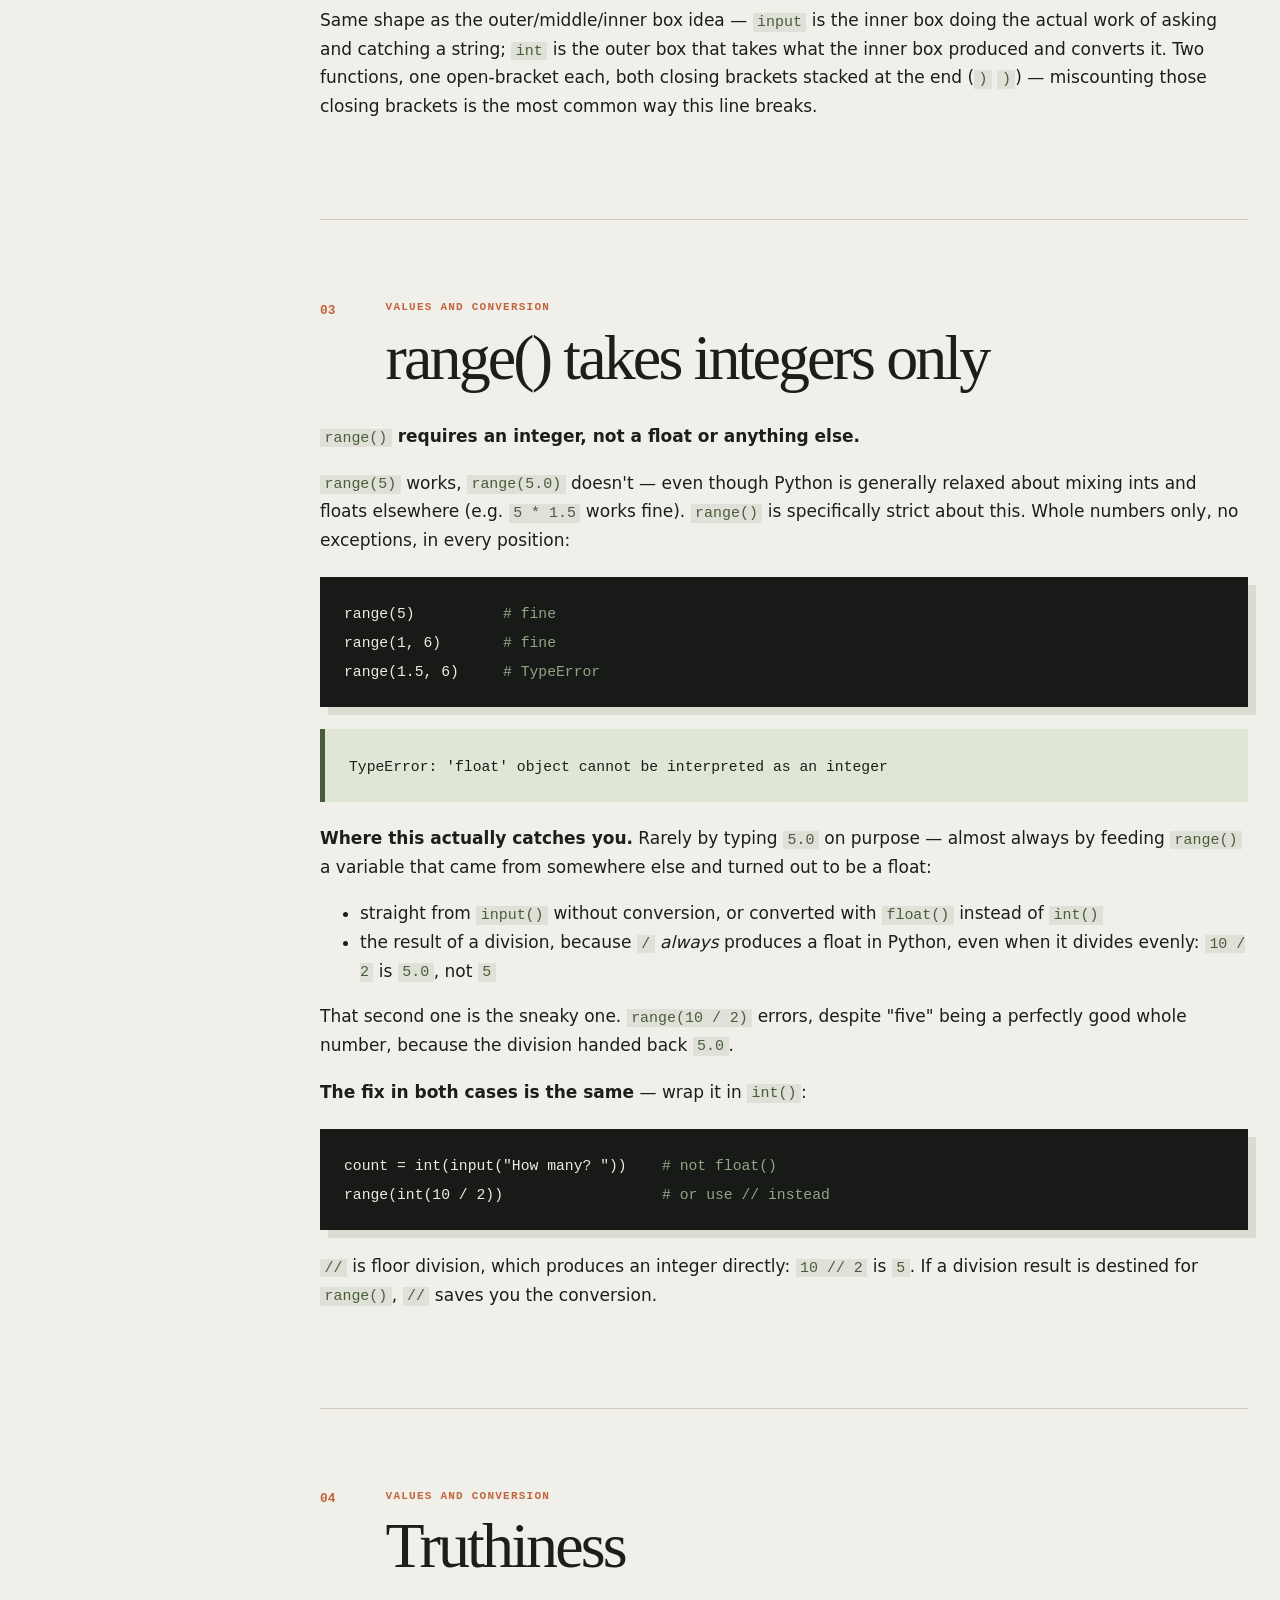
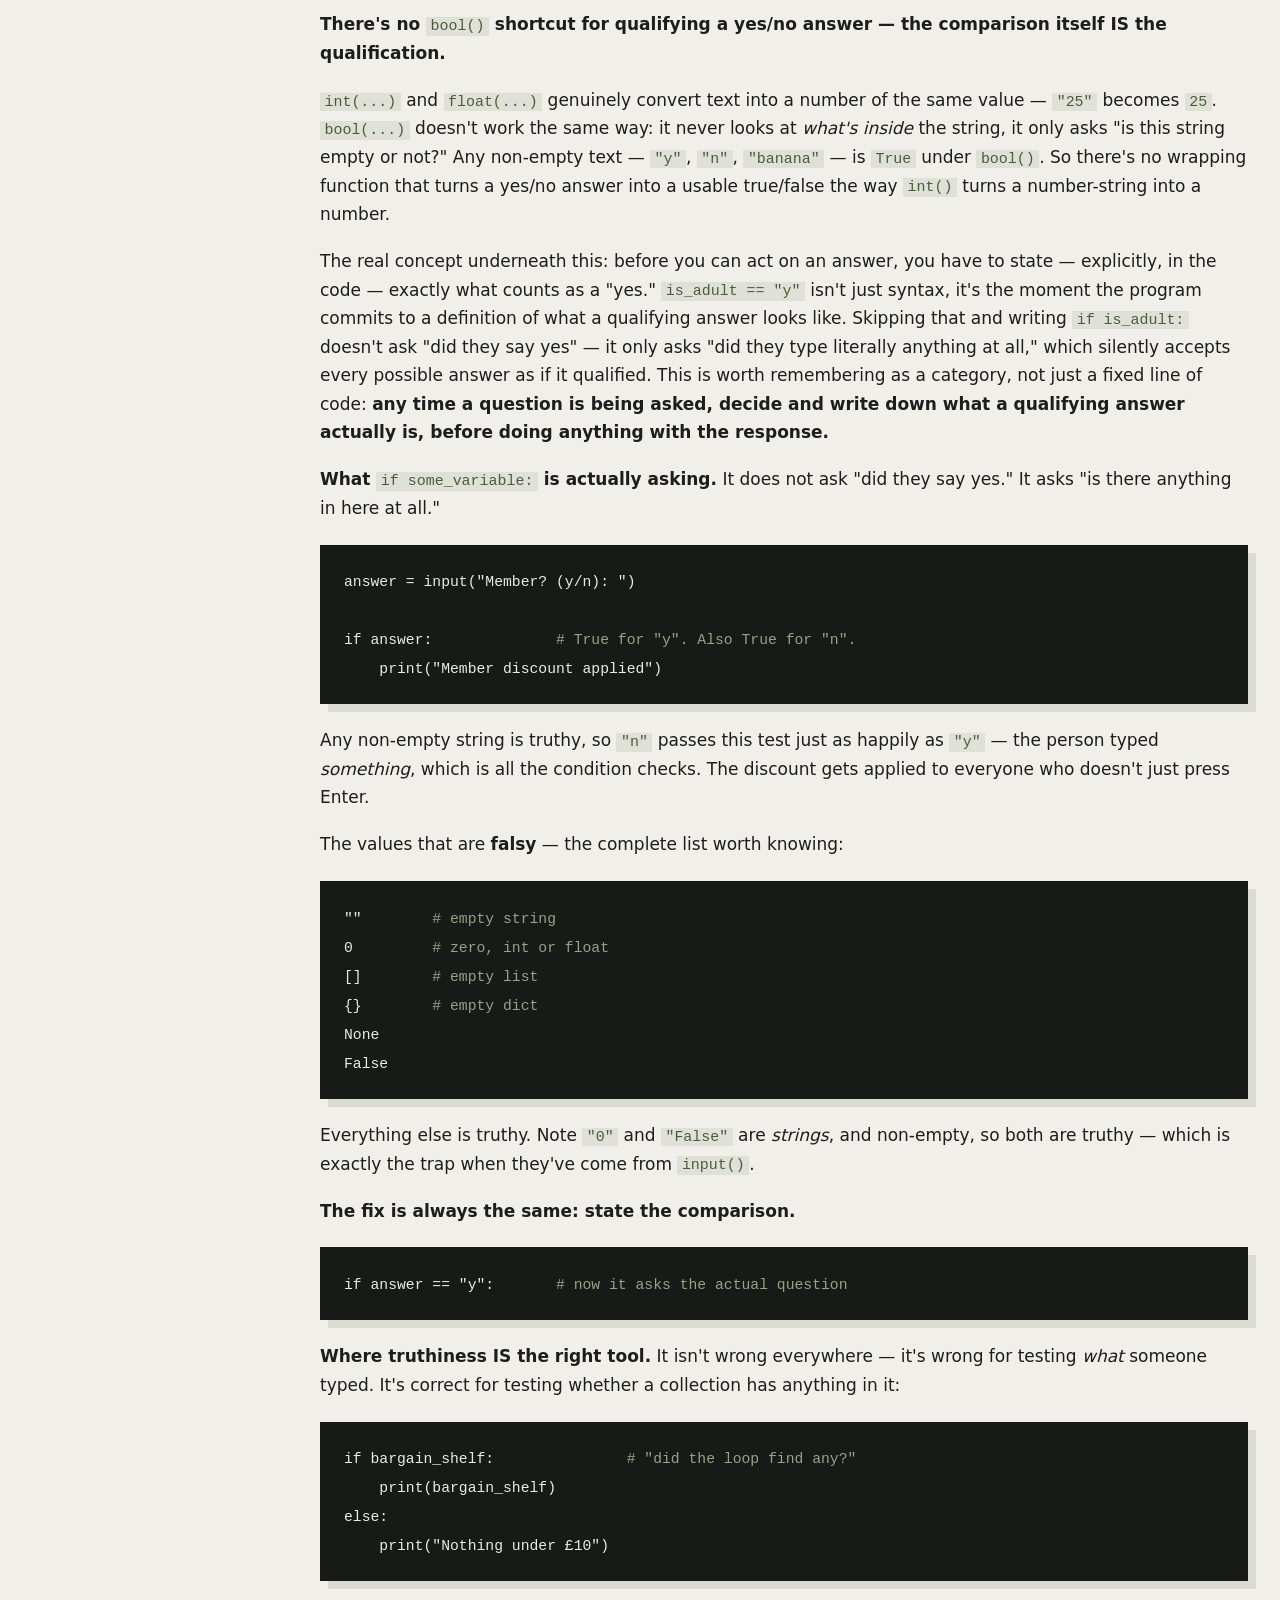
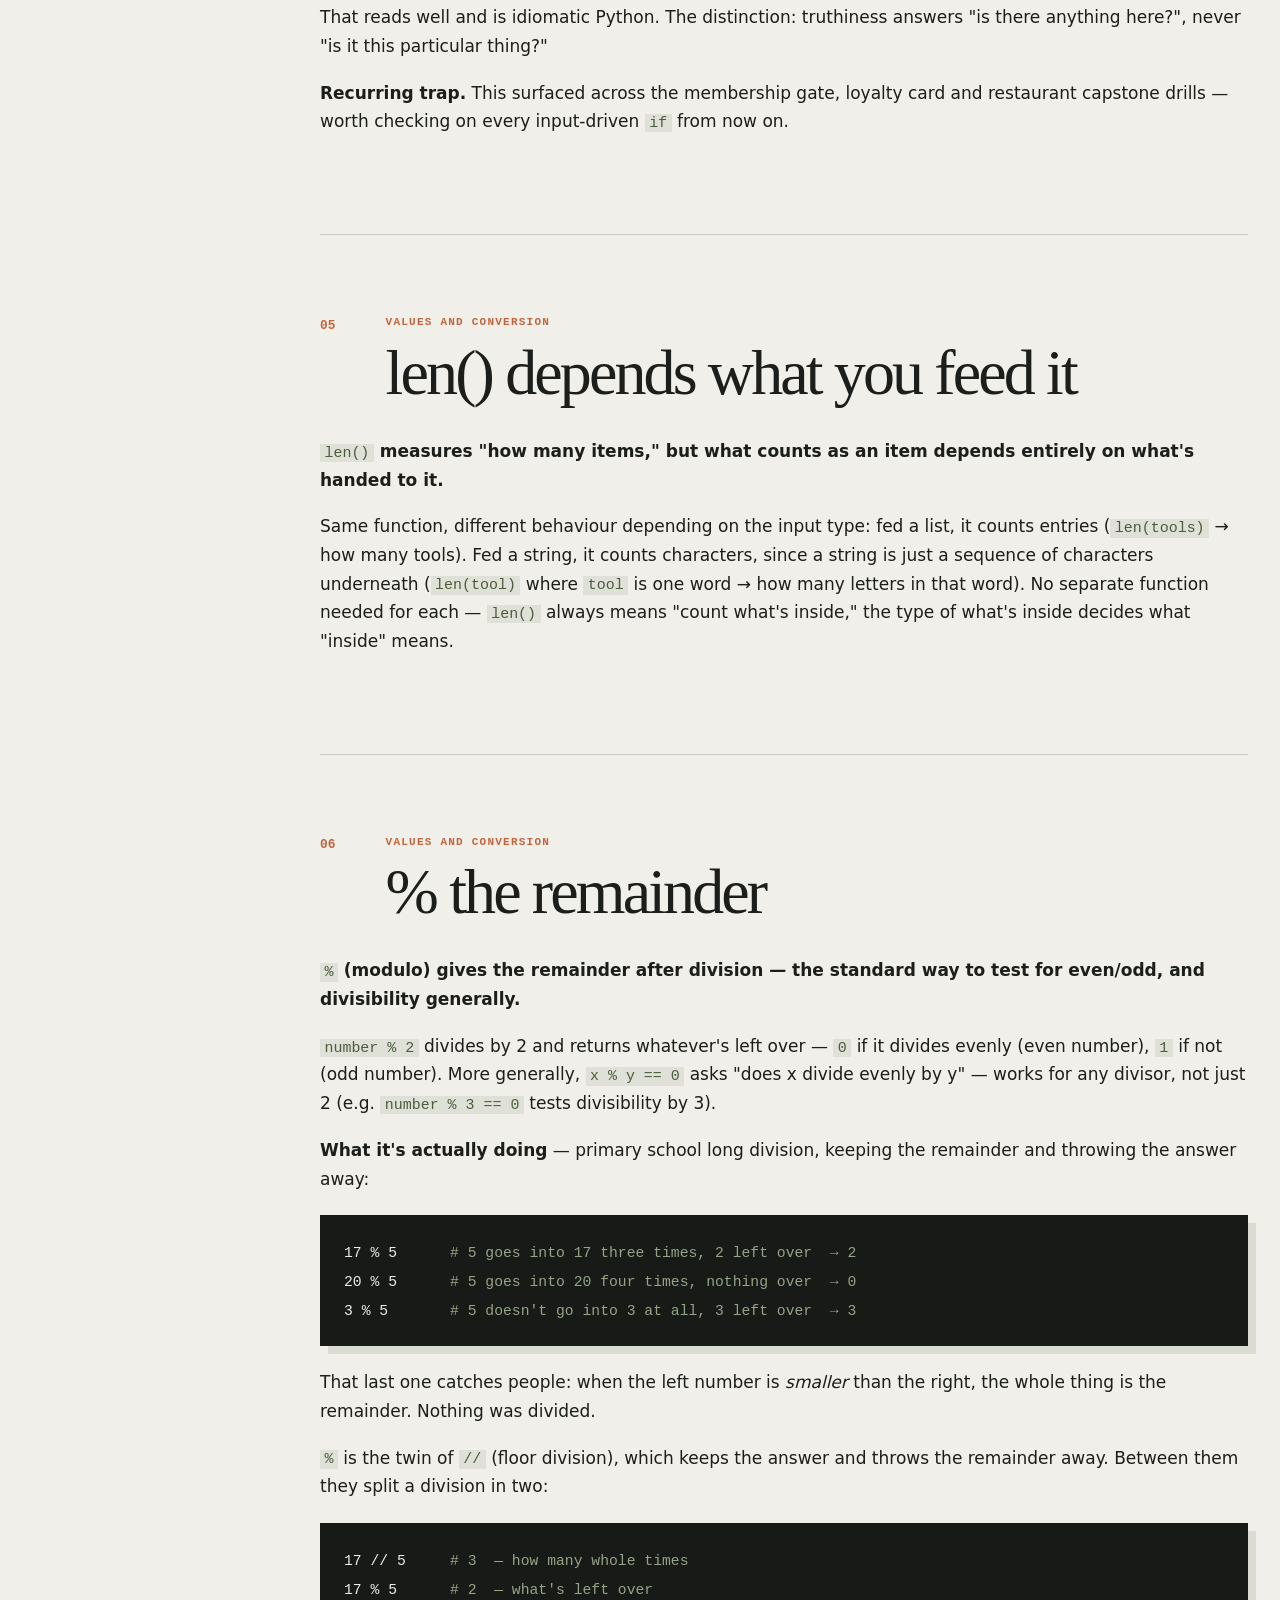
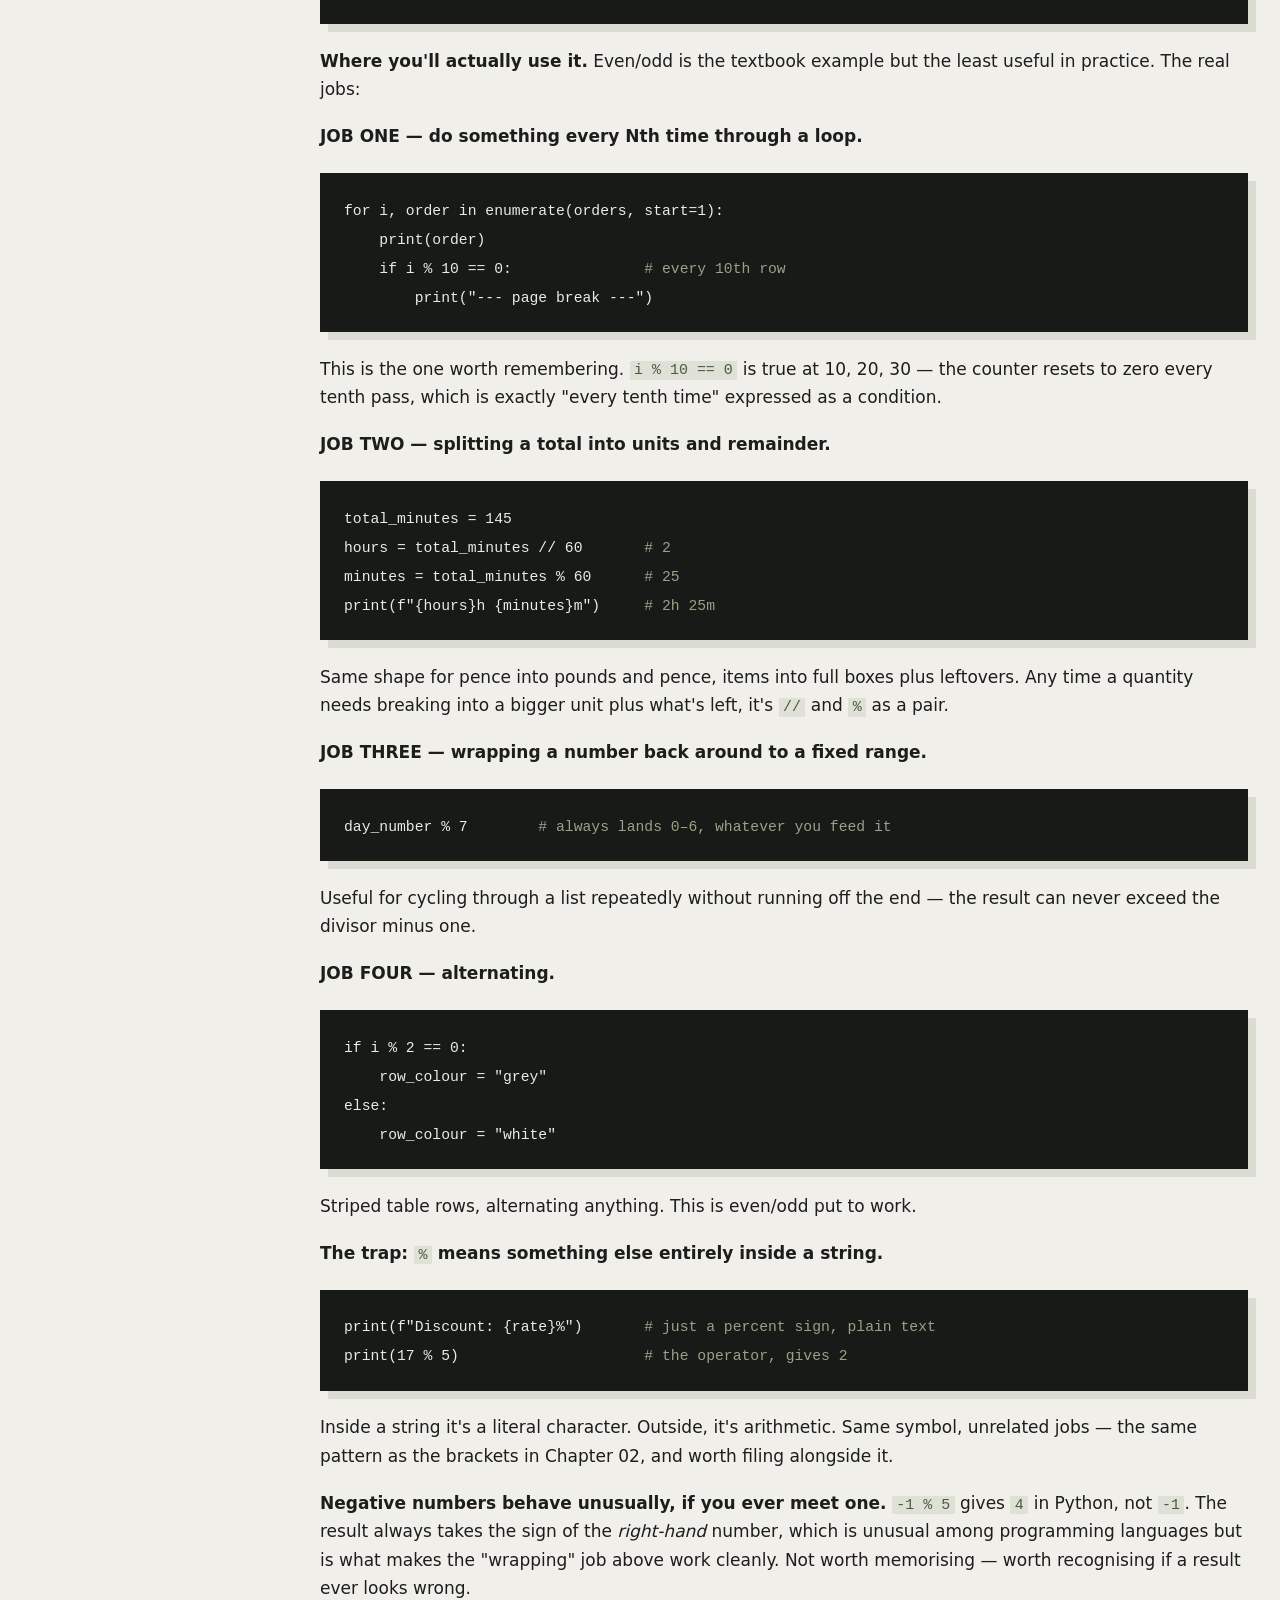
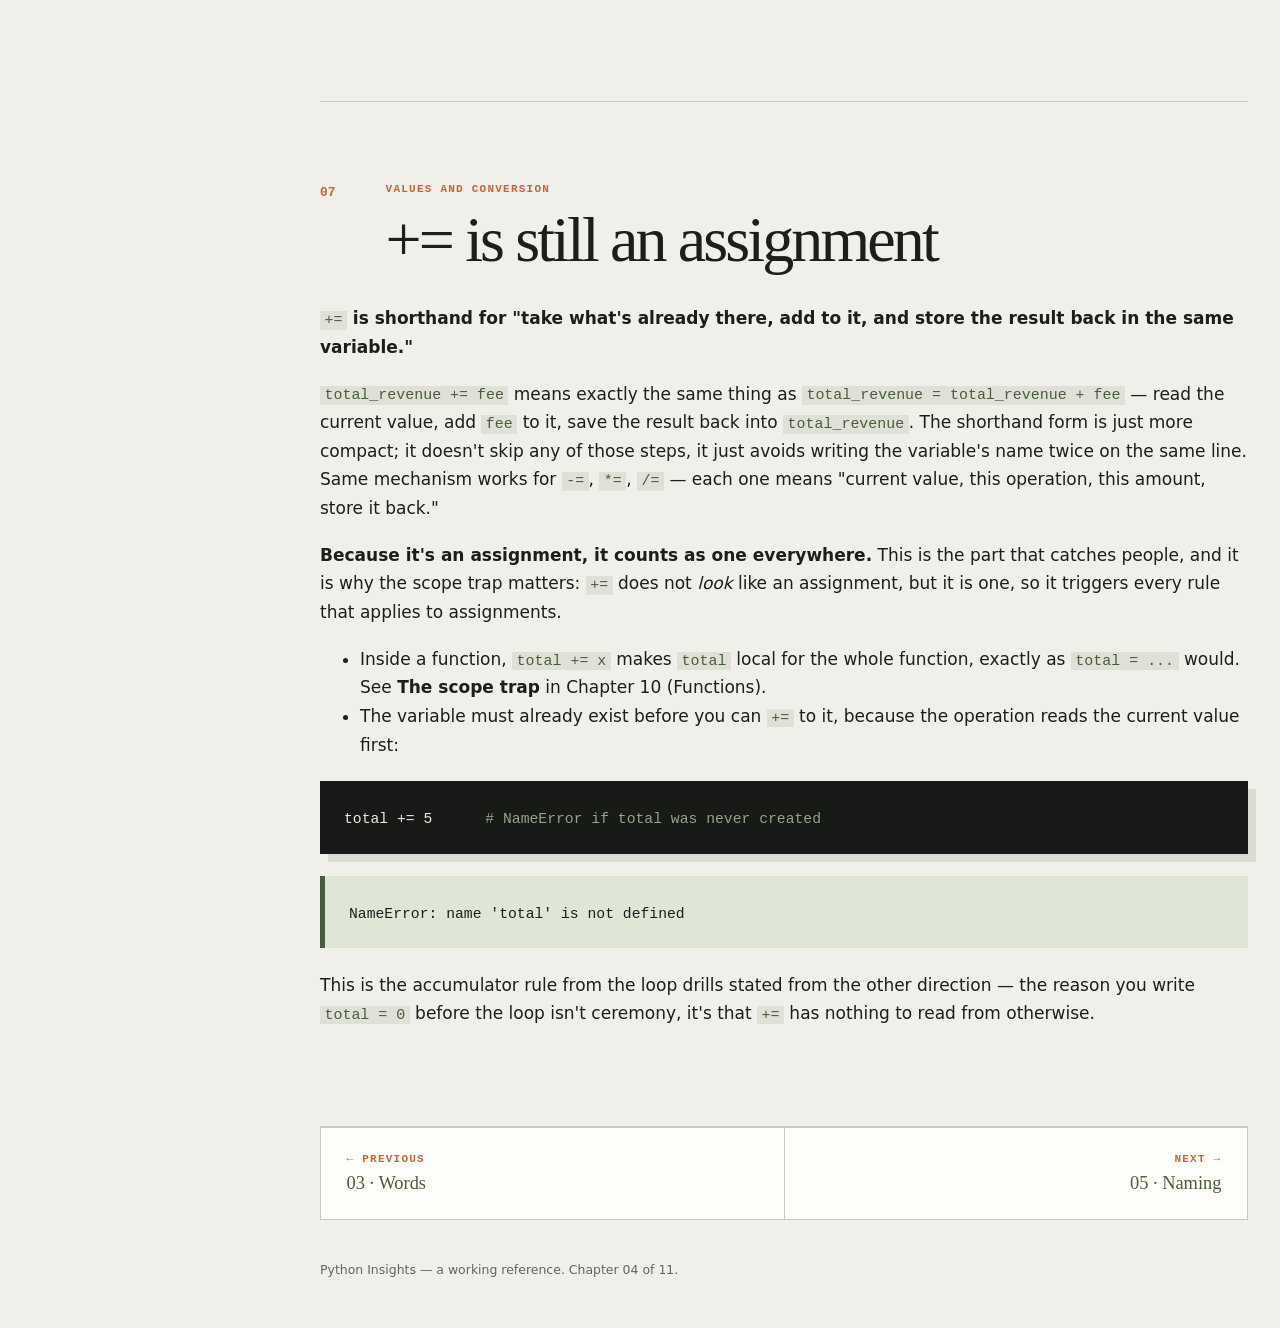
<file: 04-values-and-conversion.html>
<!doctype html>
<html lang="en-GB">
<head>
<meta charset="utf-8">
<meta name="viewport" content="width=device-width, initial-scale=1">
<title>Values and conversion &middot; Python Insights</title>
<link rel="stylesheet" href="assets/lesson-guide.css">
</head>
<body>
<a class="skip" href="#content">Skip to content</a>
<aside class="rail" aria-label="Guide navigation">
  <div class="brand"><a class="brand-mark brand-home" href="index.html" aria-label="Back to the overview"><span aria-hidden="true">str</span></a><div><p class="eyebrow">Python insights</p><p class="brand-name">Values and conversion</p></div></div>
  <nav class="section-nav" aria-label="On this page"><ol>
    
    <li><a href="#input-always-hands-back-text"><span>01</span> input() always hands back text</a></li><li><a href="#int-input-is-wrapping-not-sequence"><span>02</span> int(input()) is wrapping, not sequence</a></li><li><a href="#range-takes-integers-only"><span>03</span> range() takes integers only</a></li><li><a href="#truthiness"><span>04</span> Truthiness</a></li><li><a href="#len-depends-what-you-feed-it"><span>05</span> len() depends what you feed it</a></li><li><a href="#the-remainder"><span>06</span> % the remainder</a></li><li><a href="#is-still-an-assignment"><span>07</span> += is still an assignment</a></li>
  </ol></nav>
  <nav class="course-nav" aria-label="Chapters">
    <p>Chapters</p>
    <ol>
      <li><a href="index.html"><span>00</span> Overview</a></li>
      <li><a href="01-reading-and-planning-code.html"><span>01</span> Reading and planning code</a></li>
      <li><a href="02-symbols-and-punctuation.html"><span>02</span> Symbols and punctuation</a></li>
      <li><a href="03-words.html"><span>03</span> Words</a></li>
      <li><a href="04-values-and-conversion.html" aria-current="page"><span>04</span> Values and conversion</a></li>
      <li><a href="05-naming.html"><span>05</span> Naming</a></li>
      <li><a href="06-decisions.html"><span>06</span> Decisions</a></li>
      <li><a href="07-collections.html"><span>07</span> Collections</a></li>
      <li><a href="08-loops.html"><span>08</span> Loops</a></li>
      <li><a href="09-text-output.html"><span>09</span> Text output</a></li>
      <li><a href="10-functions.html"><span>10</span> Functions</a></li>
      <li><a href="11-decorators.html"><span>11</span> Decorators</a></li>
    </ol>
  </nav>
  <div class="rail-note"><p><strong>A working reference.</strong></p><p>Open the chapter you are stuck in. Not written to be read cover to cover.</p><a class="rail-tidy" href="https://github.com/TidyWeb" target="_blank" rel="noopener"><img src="assets/tidyweb_logo_basalt_gold_transparent.png" alt=""><span><strong>TidyWeb</strong><small>View this project on GitHub</small></span></a></div>
</aside>
<main id="content">
  <header class="hero">
    <div><p class="eyebrow">Chapter 04</p><h1 class="intro-title"><span>Values and conversion</span></h1><p class="lede">What kind of thing a value is, and turning one kind into another.</p></div>
    <div class="hero-index"><strong>04</strong><span>chapter</span></div>
  </header>

  <section class="lesson" id="input-always-hands-back-text">
    <div class="lesson-head"><p class="lesson-no">01</p><div><p class="eyebrow">Values and conversion</p><h2>input() always hands back text</h2></div></div>
    <p><strong><code>input()</code> always returns a string — always, no exceptions.</strong></p>
<p>Even if someone types <code>25</code> or <code>y</code> or <code>100</code>, what lands in your variable is the <em>text</em> <code>"25"</code>, <code>"y"</code>, <code>"100"</code> — not a number, not a boolean. <code>input("Age: ") + 1</code> will error, not add 1 to their age, because you're trying to add a number to a string. Anything you want to treat as a number needs <code>int(...)</code> or <code>float(...)</code> wrapped around the input first; anything you want to treat as true/false needs a comparison (<code>== "y"</code>) to turn it into an actual boolean.</p>
  </section>
  <section class="lesson" id="int-input-is-wrapping-not-sequence">
    <div class="lesson-head"><p class="lesson-no">02</p><div><p class="eyebrow">Values and conversion</p><h2>int(input()) is wrapping, not sequence</h2></div></div>
    <p><strong><code>int(input(...))</code> — wrapping, not sequence.</strong></p>
<p>The temptation when this won't recall is to think of <code>int</code> and <code>input</code> as steps in a left-to-right order — one before the other on the line. They're not sequential, they're <strong>nested</strong>: <code>input(...)</code> is the inner function, <code>int(...)</code> is the outer function wrapped around it.</p>
<div class="code-block"><code>age = int(input("Enter your age: "))</code></div>
<p>Read it from the inside out: <code>input("Enter your age: ")</code> runs first — it shows the prompt and waits, then hands back whatever the person typed, as a string. <code>int(...)</code> then wraps around that whole result and converts the string to a number. <code>age</code> catches whatever comes out of the outer layer last.</p>
<p>Same shape as the outer/middle/inner box idea — <code>input</code> is the inner box doing the actual work of asking and catching a string; <code>int</code> is the outer box that takes what the inner box produced and converts it. Two functions, one open-bracket each, both closing brackets stacked at the end (<code>)</code> <code>)</code>) — miscounting those closing brackets is the most common way this line breaks.</p>
  </section>
  <section class="lesson" id="range-takes-integers-only">
    <div class="lesson-head"><p class="lesson-no">03</p><div><p class="eyebrow">Values and conversion</p><h2>range() takes integers only</h2></div></div>
    <p><strong><code>range()</code> requires an integer, not a float or anything else.</strong></p>
<p><code>range(5)</code> works, <code>range(5.0)</code> doesn't — even though Python is generally relaxed about mixing ints and floats elsewhere (e.g. <code>5 * 1.5</code> works fine). <code>range()</code> is specifically strict about this. Whole numbers only, no exceptions, in every position:</p>
<div class="code-block"><code>range(5)          <span class="code-comment"># fine</span>
range(1, 6)       <span class="code-comment"># fine</span>
range(1.5, 6)     <span class="code-comment"># TypeError</span></code></div>
<div class="code-block code-block--out"><code>TypeError: 'float' object cannot be interpreted as an integer</code></div>
<p><strong>Where this actually catches you.</strong> Rarely by typing <code>5.0</code> on purpose — almost always by feeding <code>range()</code> a variable that came from somewhere else and turned out to be a float:</p>
<ul><li>straight from <code>input()</code> without conversion, or converted with <code>float()</code> instead of <code>int()</code></li><li>the result of a division, because <code>/</code> <em>always</em> produces a float in Python, even when it divides evenly: <code>10 / 2</code> is <code>5.0</code>, not <code>5</code></li></ul>
<p>That second one is the sneaky one. <code>range(10 / 2)</code> errors, despite "five" being a perfectly good whole number, because the division handed back <code>5.0</code>.</p>
<p><strong>The fix in both cases is the same</strong> — wrap it in <code>int()</code>:</p>
<div class="code-block"><code>count = int(input("How many? "))    <span class="code-comment"># not float()</span>
range(int(10 / 2))                  <span class="code-comment"># or use // instead</span></code></div>
<p><code>//</code> is floor division, which produces an integer directly: <code>10 // 2</code> is <code>5</code>. If a division result is destined for <code>range()</code>, <code>//</code> saves you the conversion.</p>
  </section>
  <section class="lesson" id="truthiness">
    <div class="lesson-head"><p class="lesson-no">04</p><div><p class="eyebrow">Values and conversion</p><h2>Truthiness</h2></div></div>
    <p><strong>There's no <code>bool()</code> shortcut for qualifying a yes/no answer — the comparison itself IS the qualification.</strong></p>
<p><code>int(...)</code> and <code>float(...)</code> genuinely convert text into a number of the same value — <code>"25"</code> becomes <code>25</code>. <code>bool(...)</code> doesn't work the same way: it never looks at <em>what's inside</em> the string, it only asks "is this string empty or not?" Any non-empty text — <code>"y"</code>, <code>"n"</code>, <code>"banana"</code> — is <code>True</code> under <code>bool()</code>. So there's no wrapping function that turns a yes/no answer into a usable true/false the way <code>int()</code> turns a number-string into a number.</p>
<p>The real concept underneath this: before you can act on an answer, you have to state — explicitly, in the code — exactly what counts as a "yes." <code>is_adult == "y"</code> isn't just syntax, it's the moment the program commits to a definition of what a qualifying answer looks like. Skipping that and writing <code>if is_adult:</code> doesn't ask "did they say yes" — it only asks "did they type literally anything at all," which silently accepts every possible answer as if it qualified. This is worth remembering as a category, not just a fixed line of code: <strong>any time a question is being asked, decide and write down what a qualifying answer actually is, before doing anything with the response.</strong></p>
<p><strong>What <code>if some_variable:</code> is actually asking.</strong>  It does not ask "did they say yes." It asks "is there anything in here at all."</p>
<div class="code-block"><code>answer = input("Member? (y/n): ")

if answer:              <span class="code-comment"># True for "y". Also True for "n".</span>
    print("Member discount applied")</code></div>
<p>Any non-empty string is truthy, so <code>"n"</code> passes this test just as happily as <code>"y"</code> — the person typed <em>something</em>, which is all the condition checks. The discount gets applied to everyone who doesn't just press Enter.</p>
<p>The values that are <strong>falsy</strong> — the complete list worth knowing:</p>
<div class="code-block"><code>""        <span class="code-comment"># empty string</span>
0         <span class="code-comment"># zero, int or float</span>
[]        <span class="code-comment"># empty list</span>
{}        <span class="code-comment"># empty dict</span>
None
False</code></div>
<p>Everything else is truthy. Note <code>"0"</code> and <code>"False"</code> are <em>strings</em>, and non-empty, so both are truthy — which is exactly the trap when they've come from <code>input()</code>.</p>
<p><strong>The fix is always the same: state the comparison.</strong></p>
<div class="code-block"><code>if answer == "y":       <span class="code-comment"># now it asks the actual question</span></code></div>
<p><strong>Where truthiness IS the right tool.</strong> It isn't wrong everywhere — it's wrong for testing <em>what</em> someone typed. It's correct for testing whether a collection has anything in it:</p>
<div class="code-block"><code>if bargain_shelf:               <span class="code-comment"># "did the loop find any?"</span>
    print(bargain_shelf)
else:
    print("Nothing under £10")</code></div>
<p>That reads well and is idiomatic Python. The distinction: truthiness answers "is there anything here?", never "is it this particular thing?"</p>
<p><strong>Recurring trap.</strong> This surfaced across the membership gate, loyalty card and restaurant capstone drills — worth checking on every input-driven <code>if</code> from now on.</p>
  </section>
  <section class="lesson" id="len-depends-what-you-feed-it">
    <div class="lesson-head"><p class="lesson-no">05</p><div><p class="eyebrow">Values and conversion</p><h2>len() depends what you feed it</h2></div></div>
    <p><strong><code>len()</code> measures "how many items," but what counts as an item depends entirely on what's handed to it.</strong></p>
<p>Same function, different behaviour depending on the input type: fed a list, it counts entries (<code>len(tools)</code> → how many tools). Fed a string, it counts characters, since a string is just a sequence of characters underneath (<code>len(tool)</code> where <code>tool</code> is one word → how many letters in that word). No separate function needed for each — <code>len()</code> always means "count what's inside," the type of what's inside decides what "inside" means.</p>
  </section>
  <section class="lesson" id="the-remainder">
    <div class="lesson-head"><p class="lesson-no">06</p><div><p class="eyebrow">Values and conversion</p><h2>% the remainder</h2></div></div>
    <p><strong><code>%</code> (modulo) gives the remainder after division — the standard way to test for even/odd, and divisibility generally.</strong></p>
<p><code>number % 2</code> divides by 2 and returns whatever's left over — <code>0</code> if it divides evenly (even number), <code>1</code> if not (odd number). More generally, <code>x % y == 0</code> asks "does x divide evenly by y" — works for any divisor, not just 2 (e.g. <code>number % 3 == 0</code> tests divisibility by 3).</p>
<p><strong>What it's actually doing</strong> — primary school long division, keeping the remainder and throwing the answer away:</p>
<div class="code-block"><code>17 % 5      <span class="code-comment"># 5 goes into 17 three times, 2 left over  → 2</span>
20 % 5      <span class="code-comment"># 5 goes into 20 four times, nothing over  → 0</span>
3 % 5       <span class="code-comment"># 5 doesn't go into 3 at all, 3 left over  → 3</span></code></div>
<p>That last one catches people: when the left number is <em>smaller</em> than the right, the whole thing is the remainder. Nothing was divided.</p>
<p><code>%</code> is the twin of <code>//</code> (floor division), which keeps the answer and throws the remainder away. Between them they split a division in two:</p>
<div class="code-block"><code>17 // 5     <span class="code-comment"># 3  — how many whole times</span>
17 % 5      <span class="code-comment"># 2  — what's left over</span></code></div>
<p><strong>Where you'll actually use it.</strong> Even/odd is the textbook example but the least useful in practice. The real jobs:</p>
<p><strong>JOB ONE — do something every Nth time through a loop.</strong></p>
<div class="code-block"><code>for i, order in enumerate(orders, start=1):
    print(order)
    if i % 10 == 0:               <span class="code-comment"># every 10th row</span>
        print("--- page break ---")</code></div>
<p>This is the one worth remembering. <code>i % 10 == 0</code> is true at 10, 20, 30 — the counter resets to zero every tenth pass, which is exactly "every tenth time" expressed as a condition.</p>
<p><strong>JOB TWO — splitting a total into units and remainder.</strong></p>
<div class="code-block"><code>total_minutes = 145
hours = total_minutes // 60       <span class="code-comment"># 2</span>
minutes = total_minutes % 60      <span class="code-comment"># 25</span>
print(f"{hours}h {minutes}m")     <span class="code-comment"># 2h 25m</span></code></div>
<p>Same shape for pence into pounds and pence, items into full boxes plus leftovers. Any time a quantity needs breaking into a bigger unit plus what's left, it's <code>//</code> and <code>%</code> as a pair.</p>
<p><strong>JOB THREE — wrapping a number back around to a fixed range.</strong></p>
<div class="code-block"><code>day_number % 7        <span class="code-comment"># always lands 0–6, whatever you feed it</span></code></div>
<p>Useful for cycling through a list repeatedly without running off the end — the result can never exceed the divisor minus one.</p>
<p><strong>JOB FOUR — alternating.</strong></p>
<div class="code-block"><code>if i % 2 == 0:
    row_colour = "grey"
else:
    row_colour = "white"</code></div>
<p>Striped table rows, alternating anything. This is even/odd put to work.</p>
<p><strong>The trap: <code>%</code> means something else entirely inside a string.</strong></p>
<div class="code-block"><code>print(f"Discount: {rate}%")       <span class="code-comment"># just a percent sign, plain text</span>
print(17 % 5)                     <span class="code-comment"># the operator, gives 2</span></code></div>
<p>Inside a string it's a literal character. Outside, it's arithmetic. Same symbol, unrelated jobs — the same pattern as the brackets in Chapter 02, and worth filing alongside it.</p>
<p><strong>Negative numbers behave unusually, if you ever meet one.</strong> <code>-1 % 5</code> gives <code>4</code> in Python, not <code>-1</code>. The result always takes the sign of the <em>right-hand</em> number, which is unusual among programming languages but is what makes the "wrapping" job above work cleanly. Not worth memorising — worth recognising if a result ever looks wrong.</p>
  </section>
  <section class="lesson" id="is-still-an-assignment">
    <div class="lesson-head"><p class="lesson-no">07</p><div><p class="eyebrow">Values and conversion</p><h2>+= is still an assignment</h2></div></div>
    <p><strong><code>+=</code> is shorthand for "take what's already there, add to it, and store the result back in the same variable."</strong></p>
<p><code>total_revenue += fee</code> means exactly the same thing as <code>total_revenue = total_revenue + fee</code> — read the current value, add <code>fee</code> to it, save the result back into <code>total_revenue</code>. The shorthand form is just more compact; it doesn't skip any of those steps, it just avoids writing the variable's name twice on the same line. Same mechanism works for <code>-=</code>, <code>*=</code>, <code>/=</code> — each one means "current value, this operation, this amount, store it back."</p>
<p><strong>Because it's an assignment, it counts as one everywhere.</strong> This is the part that catches people, and it is why the scope trap matters: <code>+=</code> does not <em>look</em> like an assignment, but it is one, so it triggers every rule that applies to assignments.</p>
<ul><li>Inside a function, <code>total += x</code> makes <code>total</code> local for the whole function, exactly as <code>total = ...</code> would. See <strong>The scope trap</strong> in Chapter 10 (Functions).</li><li>The variable must already exist before you can <code>+=</code> to it, because the operation reads the current value first:</li></ul>
<div class="code-block"><code>total += 5      <span class="code-comment"># NameError if total was never created</span></code></div>
<div class="code-block code-block--out"><code>NameError: name 'total' is not defined</code></div>
<p>This is the accumulator rule from the loop drills stated from the other direction — the reason you write <code>total = 0</code> before the loop isn't ceremony, it's that <code>+=</code> has nothing to read from otherwise.</p>
  </section>
  <nav class="chapter-nav" aria-label="Previous and next chapter"><a class="chap-prev" href="03-words.html"><span>&#8592; Previous</span><strong>03 &middot; Words</strong></a><a class="chap-next" href="05-naming.html"><span>Next &#8594;</span><strong>05 &middot; Naming</strong></a></nav>
  <footer>
    <p>Python Insights &mdash; a working reference. Chapter 04 of 11.</p>
  </footer>
</main>
</body>
</html>
</file>
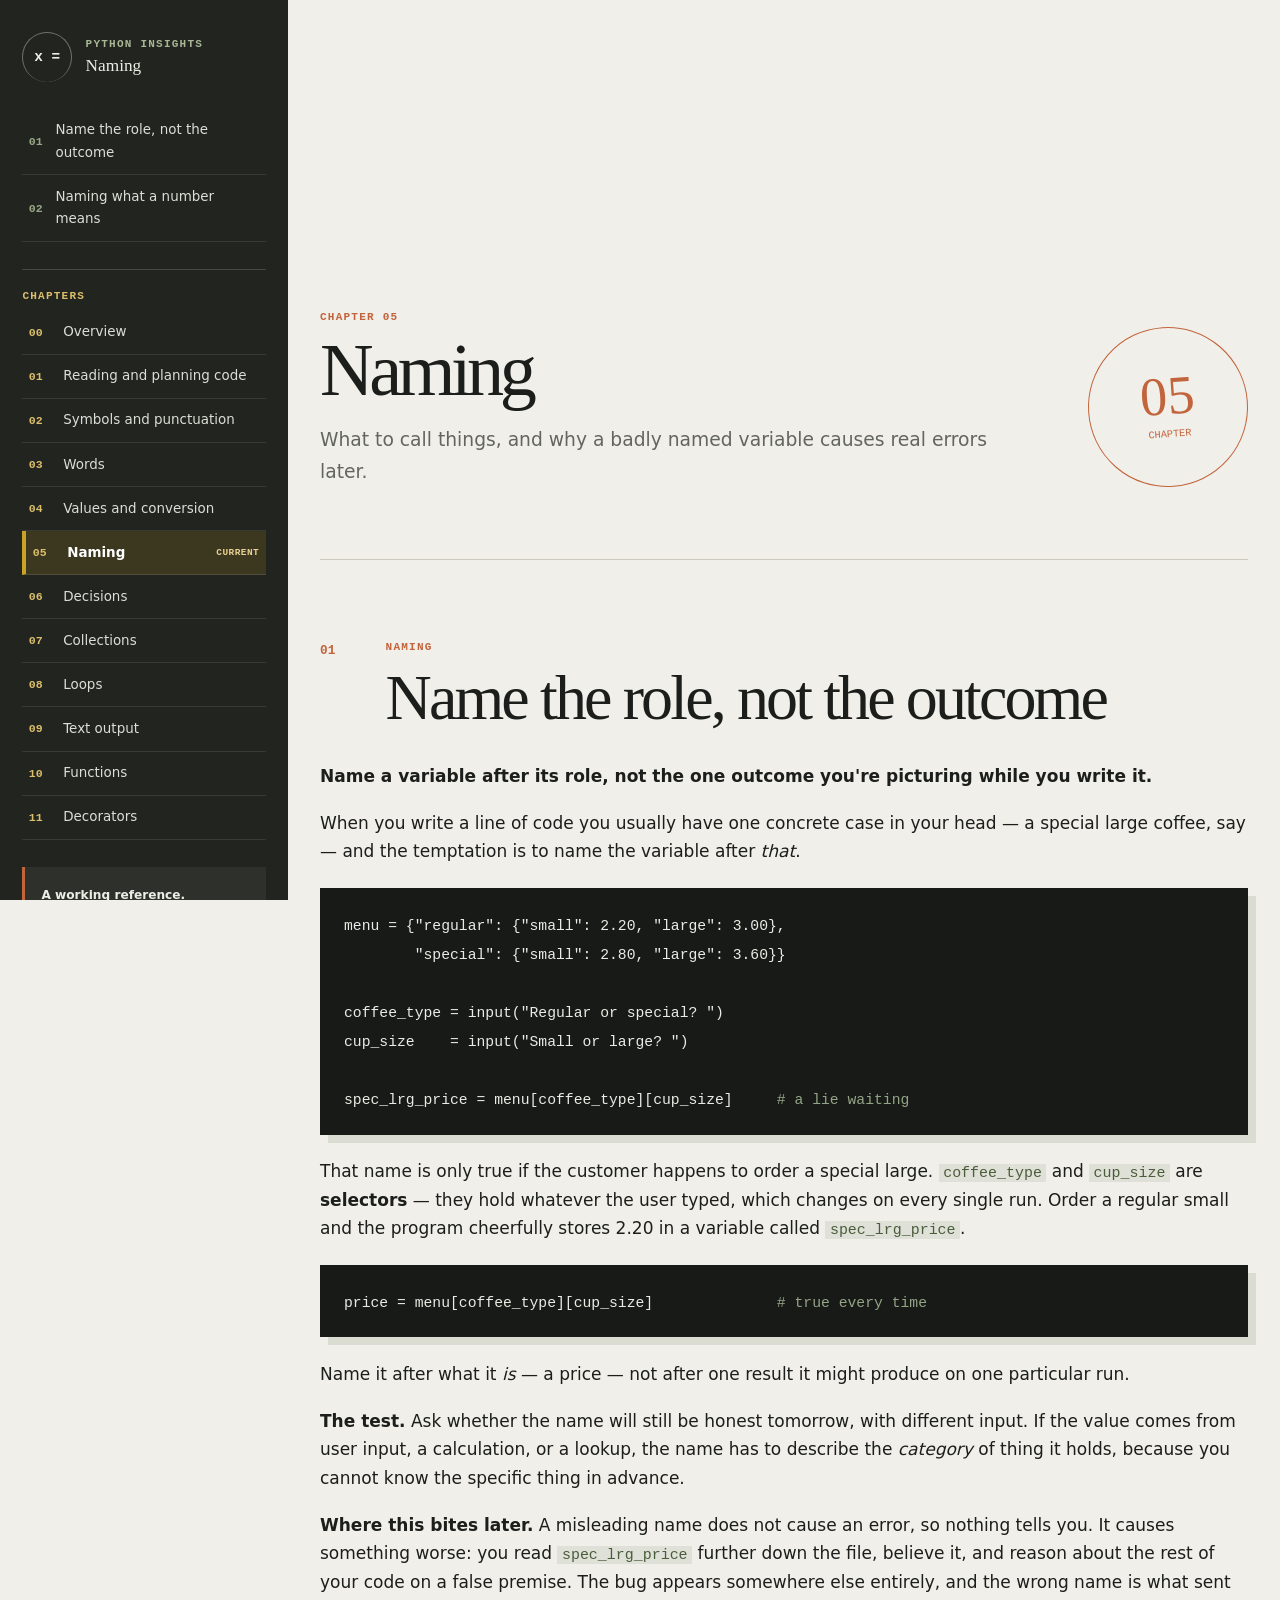
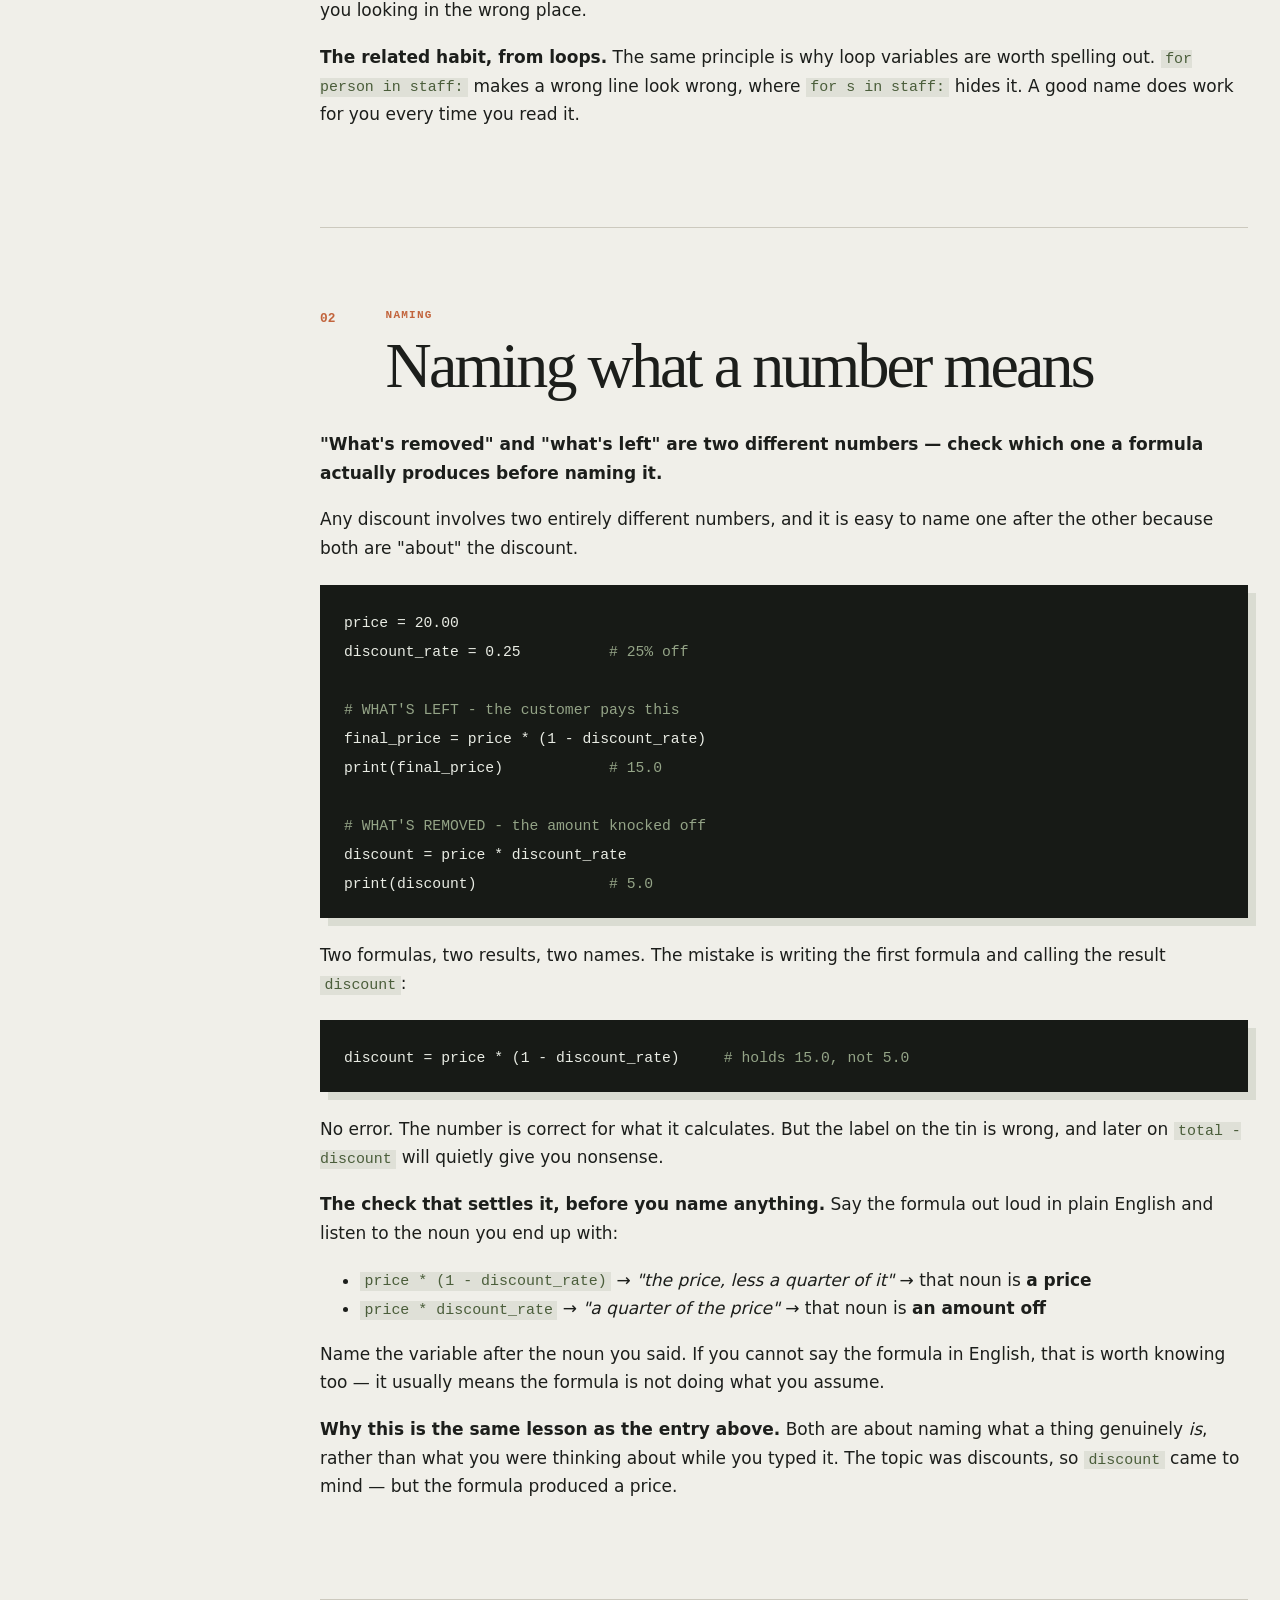
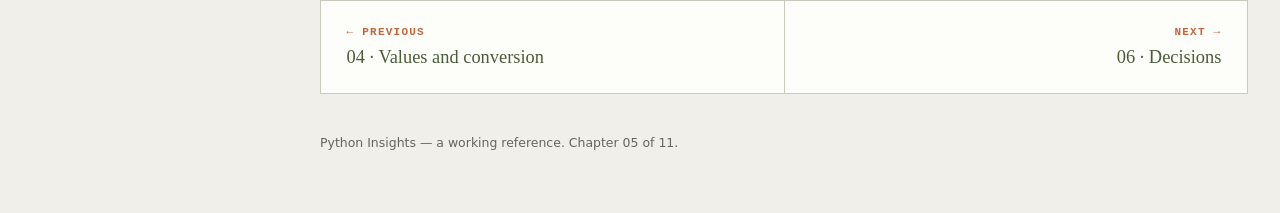
<file: 05-naming.html>
<!doctype html>
<html lang="en-GB">
<head>
<meta charset="utf-8">
<meta name="viewport" content="width=device-width, initial-scale=1">
<title>Naming &middot; Python Insights</title>
<link rel="stylesheet" href="assets/lesson-guide.css">
</head>
<body>
<a class="skip" href="#content">Skip to content</a>
<aside class="rail" aria-label="Guide navigation">
  <div class="brand"><a class="brand-mark brand-home" href="index.html" aria-label="Back to the overview"><span aria-hidden="true">x =</span></a><div><p class="eyebrow">Python insights</p><p class="brand-name">Naming</p></div></div>
  <nav class="section-nav" aria-label="On this page"><ol>
    
    <li><a href="#name-the-role-not-the-outcome"><span>01</span> Name the role, not the outcome</a></li><li><a href="#naming-what-a-number-means"><span>02</span> Naming what a number means</a></li>
  </ol></nav>
  <nav class="course-nav" aria-label="Chapters">
    <p>Chapters</p>
    <ol>
      <li><a href="index.html"><span>00</span> Overview</a></li>
      <li><a href="01-reading-and-planning-code.html"><span>01</span> Reading and planning code</a></li>
      <li><a href="02-symbols-and-punctuation.html"><span>02</span> Symbols and punctuation</a></li>
      <li><a href="03-words.html"><span>03</span> Words</a></li>
      <li><a href="04-values-and-conversion.html"><span>04</span> Values and conversion</a></li>
      <li><a href="05-naming.html" aria-current="page"><span>05</span> Naming</a></li>
      <li><a href="06-decisions.html"><span>06</span> Decisions</a></li>
      <li><a href="07-collections.html"><span>07</span> Collections</a></li>
      <li><a href="08-loops.html"><span>08</span> Loops</a></li>
      <li><a href="09-text-output.html"><span>09</span> Text output</a></li>
      <li><a href="10-functions.html"><span>10</span> Functions</a></li>
      <li><a href="11-decorators.html"><span>11</span> Decorators</a></li>
    </ol>
  </nav>
  <div class="rail-note"><p><strong>A working reference.</strong></p><p>Open the chapter you are stuck in. Not written to be read cover to cover.</p><a class="rail-tidy" href="https://github.com/TidyWeb" target="_blank" rel="noopener"><img src="assets/tidyweb_logo_basalt_gold_transparent.png" alt=""><span><strong>TidyWeb</strong><small>View this project on GitHub</small></span></a></div>
</aside>
<main id="content">
  <header class="hero">
    <div><p class="eyebrow">Chapter 05</p><h1 class="intro-title"><span>Naming</span></h1><p class="lede">What to call things, and why a badly named variable causes real errors later.</p></div>
    <div class="hero-index"><strong>05</strong><span>chapter</span></div>
  </header>

  <section class="lesson" id="name-the-role-not-the-outcome">
    <div class="lesson-head"><p class="lesson-no">01</p><div><p class="eyebrow">Naming</p><h2>Name the role, not the outcome</h2></div></div>
    <p><strong>Name a variable after its role, not the one outcome you're picturing while you write it.</strong></p>
<p>When you write a line of code you usually have one concrete case in your head — a special large coffee, say — and the temptation is to name the variable after <em>that</em>.</p>
<div class="code-block"><code>menu = {"regular": {"small": 2.20, "large": 3.00},
        "special": {"small": 2.80, "large": 3.60}}

coffee_type = input("Regular or special? ")
cup_size    = input("Small or large? ")

spec_lrg_price = menu[coffee_type][cup_size]     <span class="code-comment"># a lie waiting</span></code></div>
<p>That name is only true if the customer happens to order a special large. <code>coffee_type</code> and <code>cup_size</code> are <strong>selectors</strong> — they hold whatever the user typed, which changes on every single run. Order a regular small and the program cheerfully stores 2.20 in a variable called <code>spec_lrg_price</code>.</p>
<div class="code-block"><code>price = menu[coffee_type][cup_size]              <span class="code-comment"># true every time</span></code></div>
<p>Name it after what it <em>is</em> — a price — not after one result it might produce on one particular run.</p>
<p><strong>The test.</strong> Ask whether the name will still be honest tomorrow, with different input. If the value comes from user input, a calculation, or a lookup, the name has to describe the <em>category</em> of thing it holds, because you cannot know the specific thing in advance.</p>
<p><strong>Where this bites later.</strong> A misleading name does not cause an error, so nothing tells you. It causes something worse: you read <code>spec_lrg_price</code> further down the file, believe it, and reason about the rest of your code on a false premise. The bug appears somewhere else entirely, and the wrong name is what sent you looking in the wrong place.</p>
<p><strong>The related habit, from loops.</strong> The same principle is why loop variables are worth spelling out. <code>for person in staff:</code> makes a wrong line look wrong, where <code>for s in staff:</code> hides it. A good name does work for you every time you read it.</p>
  </section>
  <section class="lesson" id="naming-what-a-number-means">
    <div class="lesson-head"><p class="lesson-no">02</p><div><p class="eyebrow">Naming</p><h2>Naming what a number means</h2></div></div>
    <p><strong>"What's removed" and "what's left" are two different numbers — check which one a formula actually produces before naming it.</strong></p>
<p>Any discount involves two entirely different numbers, and it is easy to name one after the other because both are "about" the discount.</p>
<div class="code-block"><code>price = 20.00
discount_rate = 0.25          <span class="code-comment"># 25% off</span>

<span class="code-comment"># WHAT'S LEFT - the customer pays this</span>
final_price = price * (1 - discount_rate)
print(final_price)            <span class="code-comment"># 15.0</span>

<span class="code-comment"># WHAT'S REMOVED - the amount knocked off</span>
discount = price * discount_rate
print(discount)               <span class="code-comment"># 5.0</span></code></div>
<p>Two formulas, two results, two names. The mistake is writing the first formula and calling the result <code>discount</code>:</p>
<div class="code-block"><code>discount = price * (1 - discount_rate)     <span class="code-comment"># holds 15.0, not 5.0</span></code></div>
<p>No error. The number is correct for what it calculates. But the label on the tin is wrong, and later on <code>total - discount</code> will quietly give you nonsense.</p>
<p><strong>The check that settles it, before you name anything.</strong> Say the formula out loud in plain English and listen to the noun you end up with:</p>
<ul><li><code>price * (1 - discount_rate)</code> → <em>"the price, less a quarter of it"</em> → that noun is <strong>a price</strong></li><li><code>price * discount_rate</code> → <em>"a quarter of the price"</em> → that noun is <strong>an amount off</strong></li></ul>
<p>Name the variable after the noun you said. If you cannot say the formula in English, that is worth knowing too — it usually means the formula is not doing what you assume.</p>
<p><strong>Why this is the same lesson as the entry above.</strong> Both are about naming what a thing genuinely <em>is</em>, rather than what you were thinking about while you typed it. The topic was discounts, so <code>discount</code> came to mind — but the formula produced a price.</p>
  </section>
  <nav class="chapter-nav" aria-label="Previous and next chapter"><a class="chap-prev" href="04-values-and-conversion.html"><span>&#8592; Previous</span><strong>04 &middot; Values and conversion</strong></a><a class="chap-next" href="06-decisions.html"><span>Next &#8594;</span><strong>06 &middot; Decisions</strong></a></nav>
  <footer>
    <p>Python Insights &mdash; a working reference. Chapter 05 of 11.</p>
  </footer>
</main>
</body>
</html>
</file>
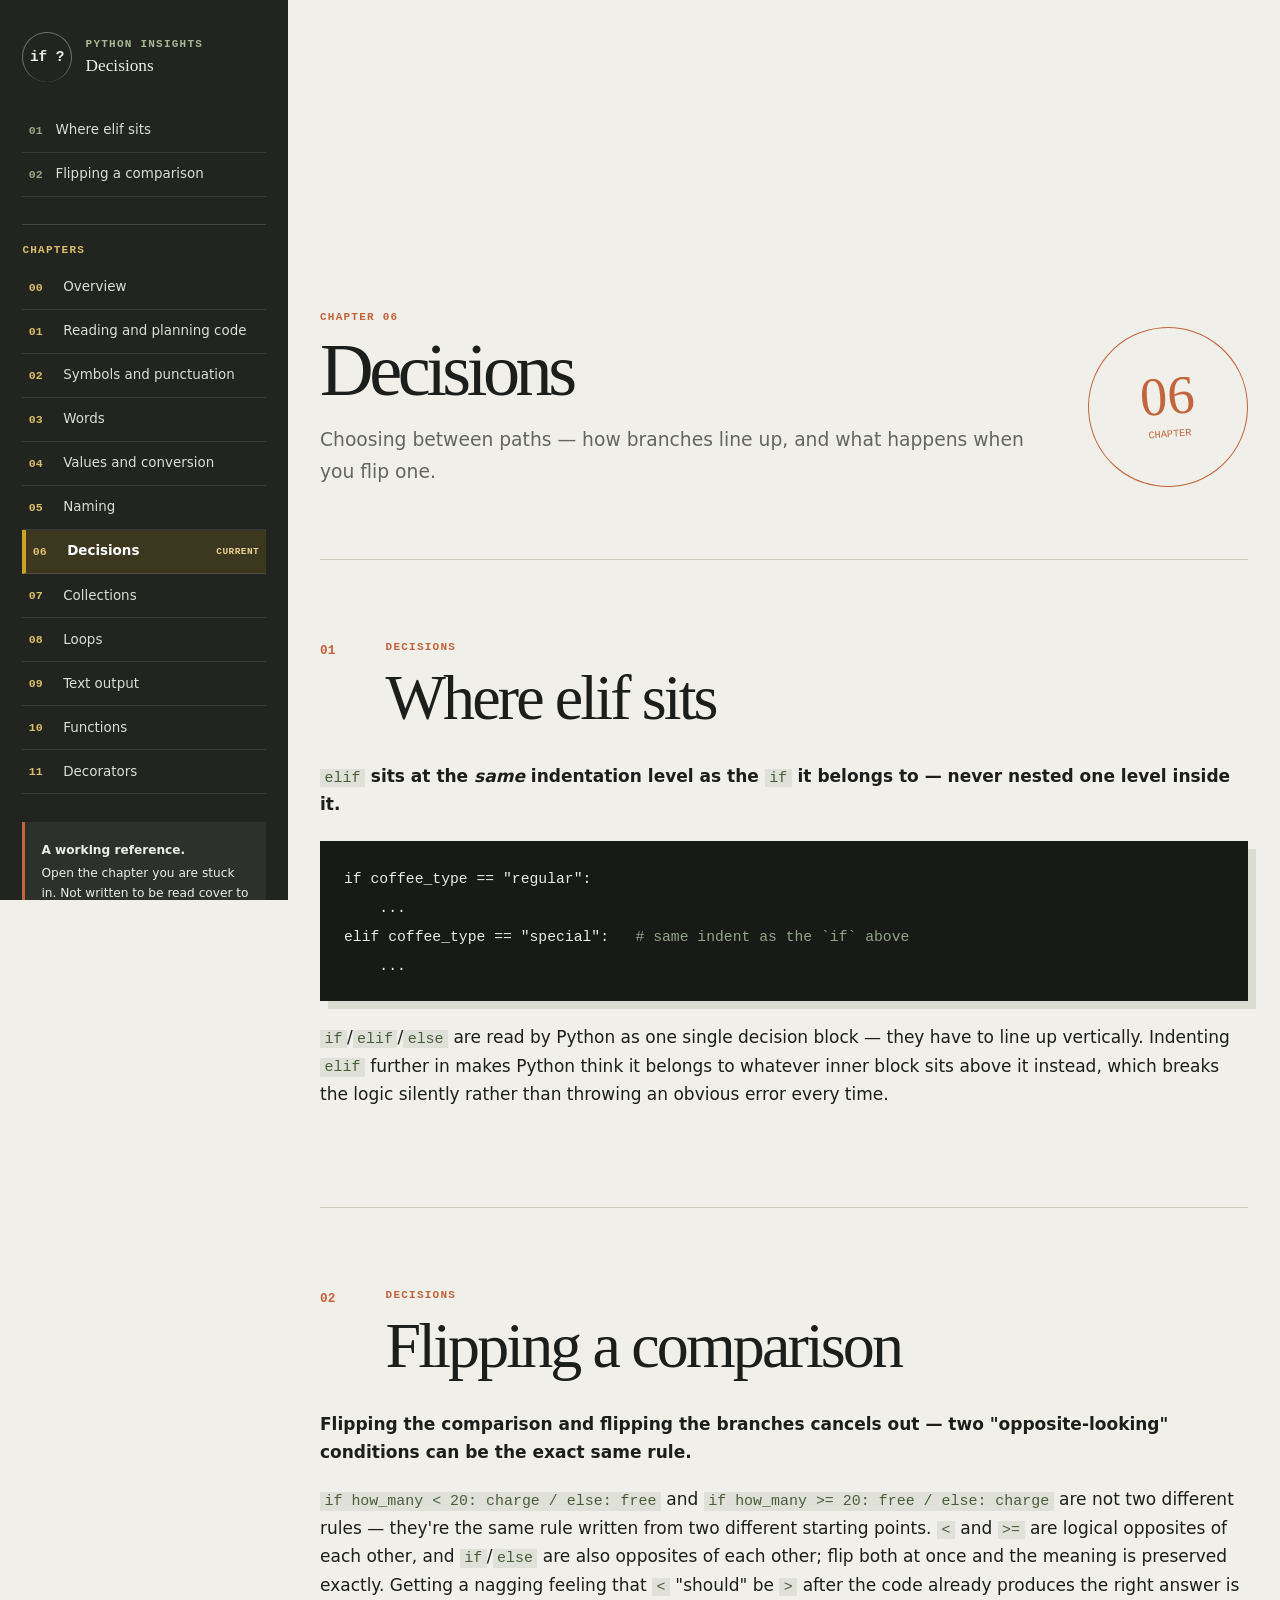
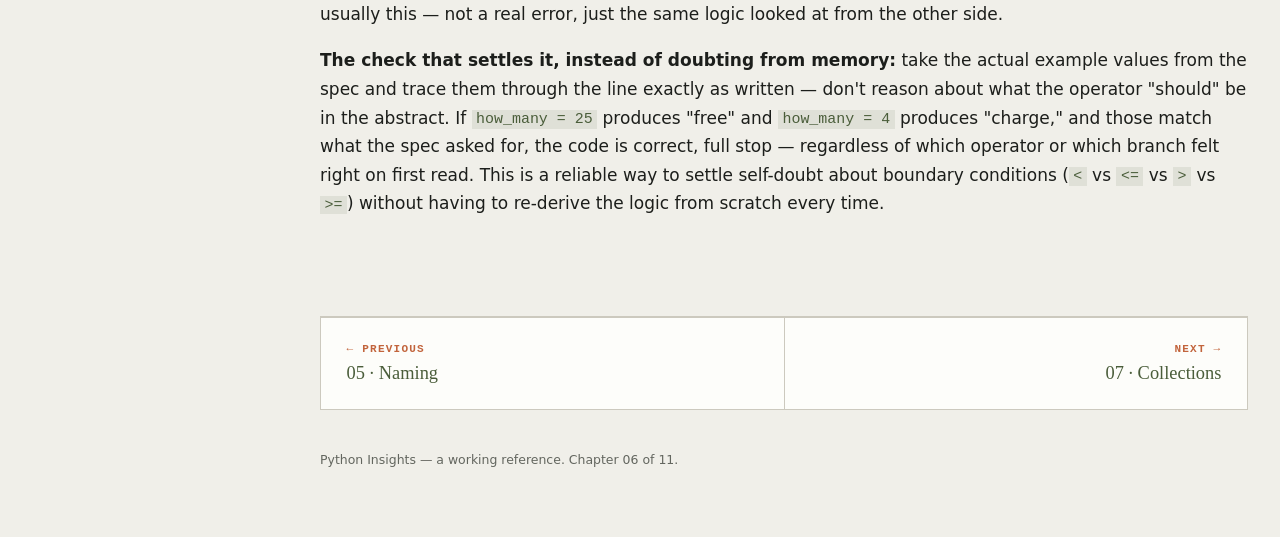
<file: 06-decisions.html>
<!doctype html>
<html lang="en-GB">
<head>
<meta charset="utf-8">
<meta name="viewport" content="width=device-width, initial-scale=1">
<title>Decisions &middot; Python Insights</title>
<link rel="stylesheet" href="assets/lesson-guide.css">
</head>
<body>
<a class="skip" href="#content">Skip to content</a>
<aside class="rail" aria-label="Guide navigation">
  <div class="brand"><a class="brand-mark brand-home" href="index.html" aria-label="Back to the overview"><span aria-hidden="true">if ?</span></a><div><p class="eyebrow">Python insights</p><p class="brand-name">Decisions</p></div></div>
  <nav class="section-nav" aria-label="On this page"><ol>
    
    <li><a href="#where-elif-sits"><span>01</span> Where elif sits</a></li><li><a href="#flipping-a-comparison"><span>02</span> Flipping a comparison</a></li>
  </ol></nav>
  <nav class="course-nav" aria-label="Chapters">
    <p>Chapters</p>
    <ol>
      <li><a href="index.html"><span>00</span> Overview</a></li>
      <li><a href="01-reading-and-planning-code.html"><span>01</span> Reading and planning code</a></li>
      <li><a href="02-symbols-and-punctuation.html"><span>02</span> Symbols and punctuation</a></li>
      <li><a href="03-words.html"><span>03</span> Words</a></li>
      <li><a href="04-values-and-conversion.html"><span>04</span> Values and conversion</a></li>
      <li><a href="05-naming.html"><span>05</span> Naming</a></li>
      <li><a href="06-decisions.html" aria-current="page"><span>06</span> Decisions</a></li>
      <li><a href="07-collections.html"><span>07</span> Collections</a></li>
      <li><a href="08-loops.html"><span>08</span> Loops</a></li>
      <li><a href="09-text-output.html"><span>09</span> Text output</a></li>
      <li><a href="10-functions.html"><span>10</span> Functions</a></li>
      <li><a href="11-decorators.html"><span>11</span> Decorators</a></li>
    </ol>
  </nav>
  <div class="rail-note"><p><strong>A working reference.</strong></p><p>Open the chapter you are stuck in. Not written to be read cover to cover.</p><a class="rail-tidy" href="https://github.com/TidyWeb" target="_blank" rel="noopener"><img src="assets/tidyweb_logo_basalt_gold_transparent.png" alt=""><span><strong>TidyWeb</strong><small>View this project on GitHub</small></span></a></div>
</aside>
<main id="content">
  <header class="hero">
    <div><p class="eyebrow">Chapter 06</p><h1 class="intro-title"><span>Decisions</span></h1><p class="lede">Choosing between paths &mdash; how branches line up, and what happens when you flip one.</p></div>
    <div class="hero-index"><strong>06</strong><span>chapter</span></div>
  </header>

  <section class="lesson" id="where-elif-sits">
    <div class="lesson-head"><p class="lesson-no">01</p><div><p class="eyebrow">Decisions</p><h2>Where elif sits</h2></div></div>
    <p><strong><code>elif</code> sits at the <em>same</em> indentation level as the <code>if</code> it belongs to — never nested one level inside it.</strong></p>
<div class="code-block"><code>if coffee_type == "regular":
    ...
elif coffee_type == "special":   <span class="code-comment"># same indent as the `if` above</span>
    ...</code></div>
<p><code>if</code>/<code>elif</code>/<code>else</code> are read by Python as one single decision block — they have to line up vertically. Indenting <code>elif</code> further in makes Python think it belongs to whatever inner block sits above it instead, which breaks the logic silently rather than throwing an obvious error every time.</p>
  </section>
  <section class="lesson" id="flipping-a-comparison">
    <div class="lesson-head"><p class="lesson-no">02</p><div><p class="eyebrow">Decisions</p><h2>Flipping a comparison</h2></div></div>
    <p><strong>Flipping the comparison and flipping the branches cancels out — two "opposite-looking" conditions can be the exact same rule.</strong></p>
<p><code>if how_many &lt; 20: charge / else: free</code> and <code>if how_many &gt;= 20: free / else: charge</code> are not two different rules — they're the same rule written from two different starting points. <code>&lt;</code> and <code>&gt;=</code> are logical opposites of each other, and <code>if</code>/<code>else</code> are also opposites of each other; flip both at once and the meaning is preserved exactly. Getting a nagging feeling that <code>&lt;</code> "should" be <code>&gt;</code> after the code already produces the right answer is usually this — not a real error, just the same logic looked at from the other side.</p>
<p><strong>The check that settles it, instead of doubting from memory:</strong> take the actual example values from the spec and trace them through the line exactly as written — don't reason about what the operator "should" be in the abstract. If <code>how_many = 25</code> produces "free" and <code>how_many = 4</code> produces "charge," and those match what the spec asked for, the code is correct, full stop — regardless of which operator or which branch felt right on first read. This is a reliable way to settle self-doubt about boundary conditions (<code>&lt;</code> vs <code>&lt;=</code> vs <code>&gt;</code> vs <code>&gt;=</code>) without having to re-derive the logic from scratch every time.</p>
  </section>
  <nav class="chapter-nav" aria-label="Previous and next chapter"><a class="chap-prev" href="05-naming.html"><span>&#8592; Previous</span><strong>05 &middot; Naming</strong></a><a class="chap-next" href="07-collections.html"><span>Next &#8594;</span><strong>07 &middot; Collections</strong></a></nav>
  <footer>
    <p>Python Insights &mdash; a working reference. Chapter 06 of 11.</p>
  </footer>
</main>
</body>
</html>
</file>
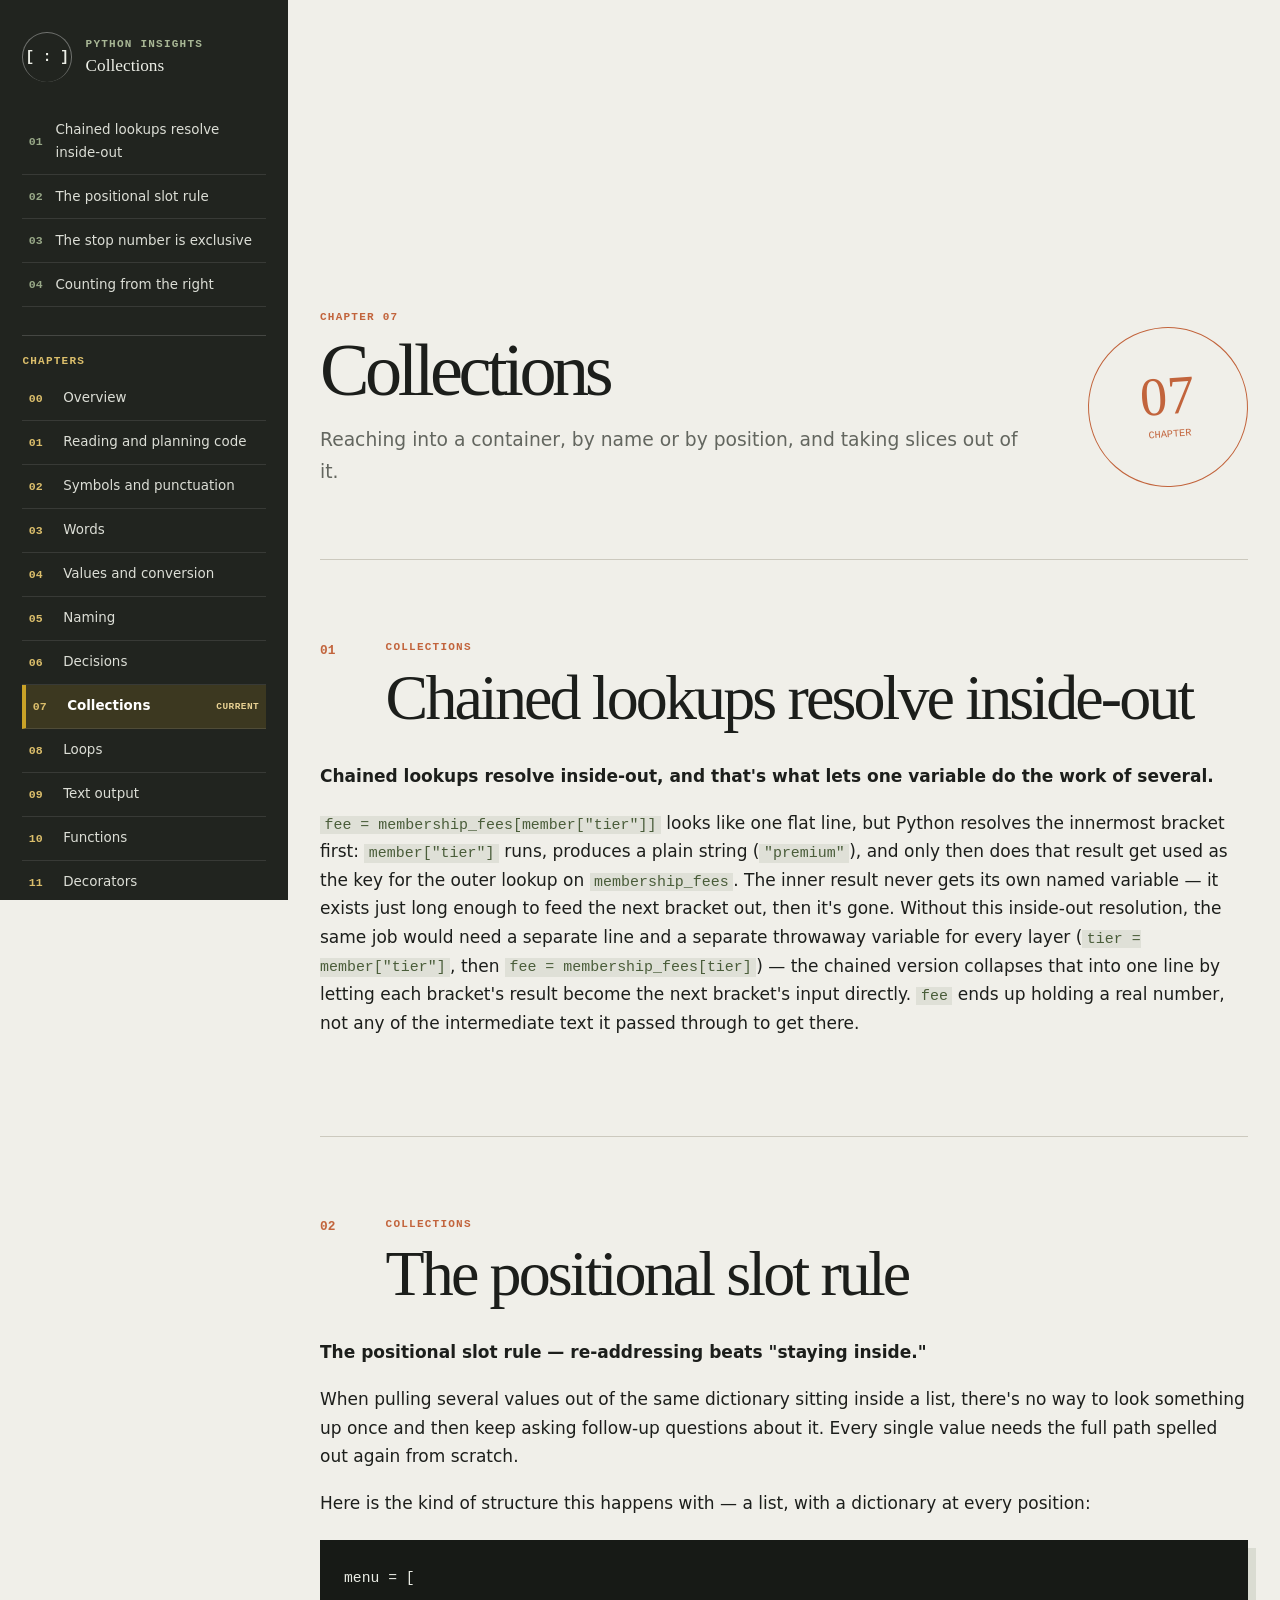
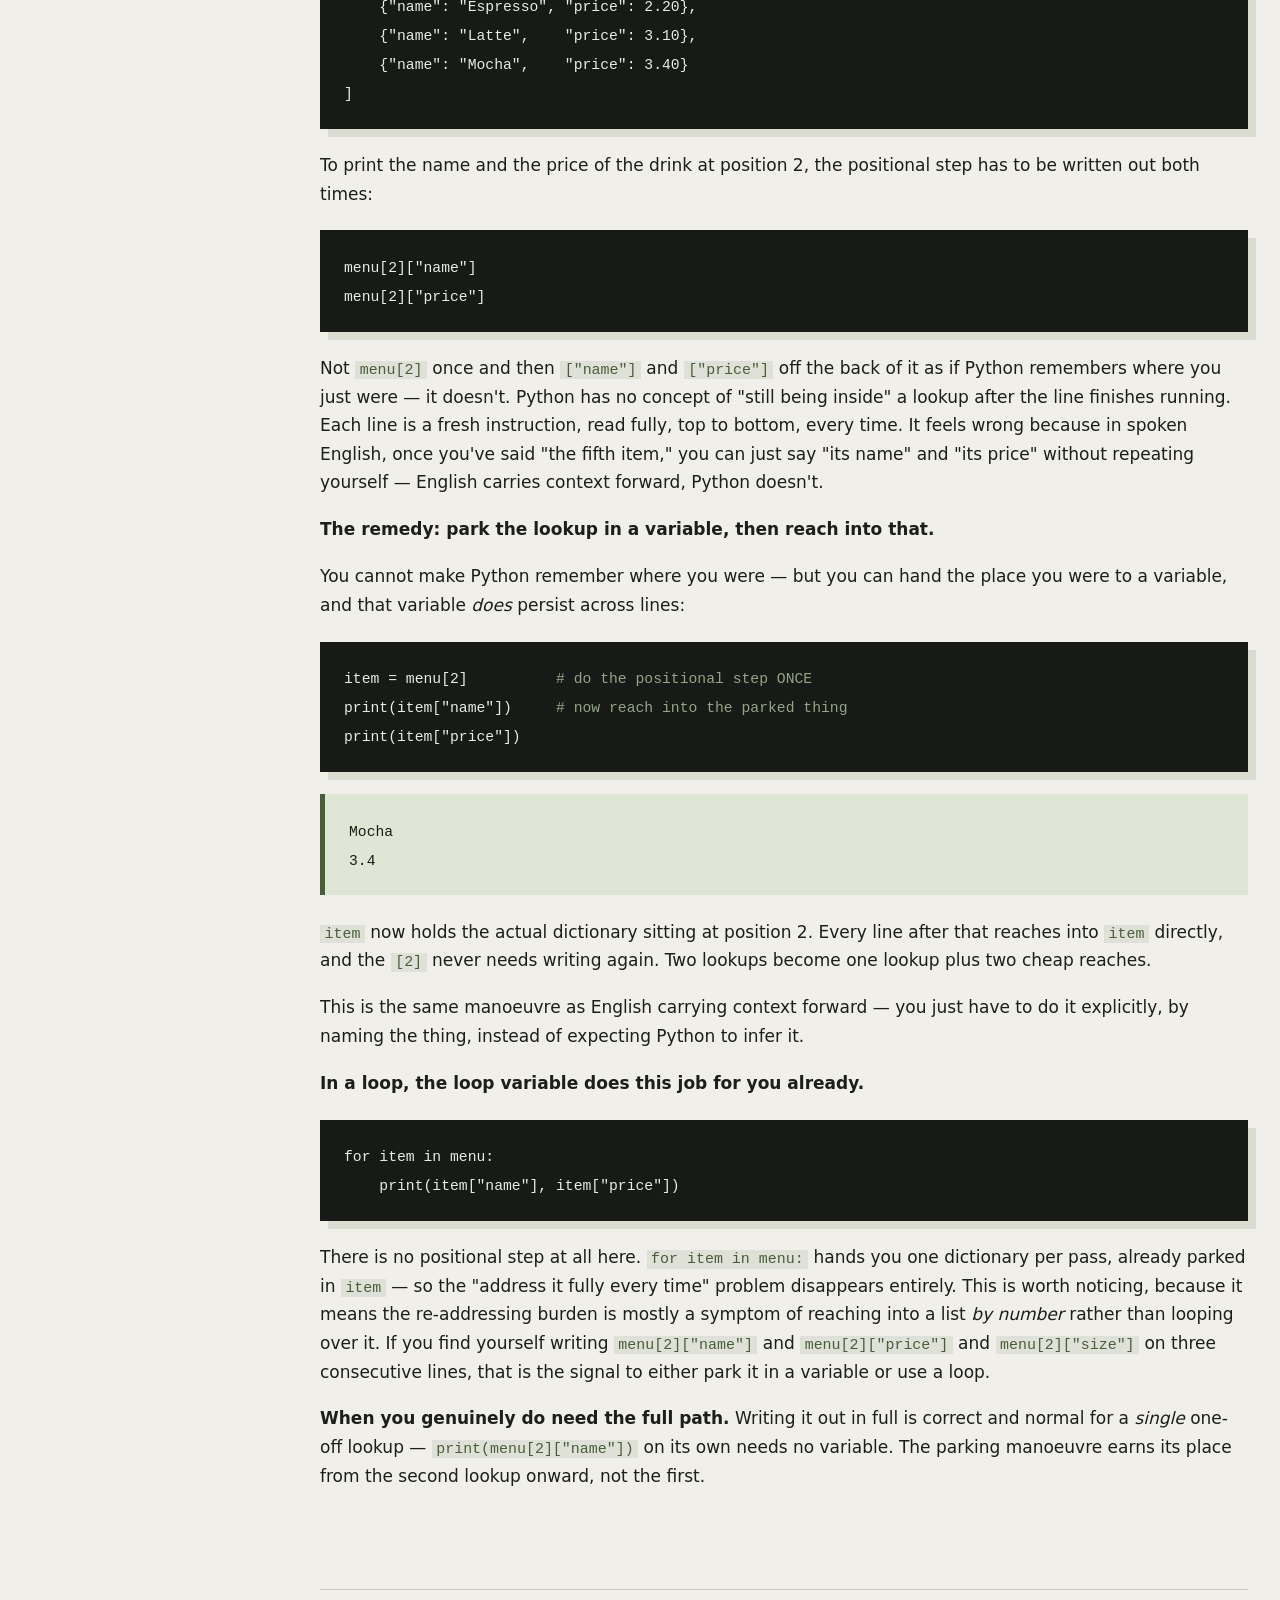
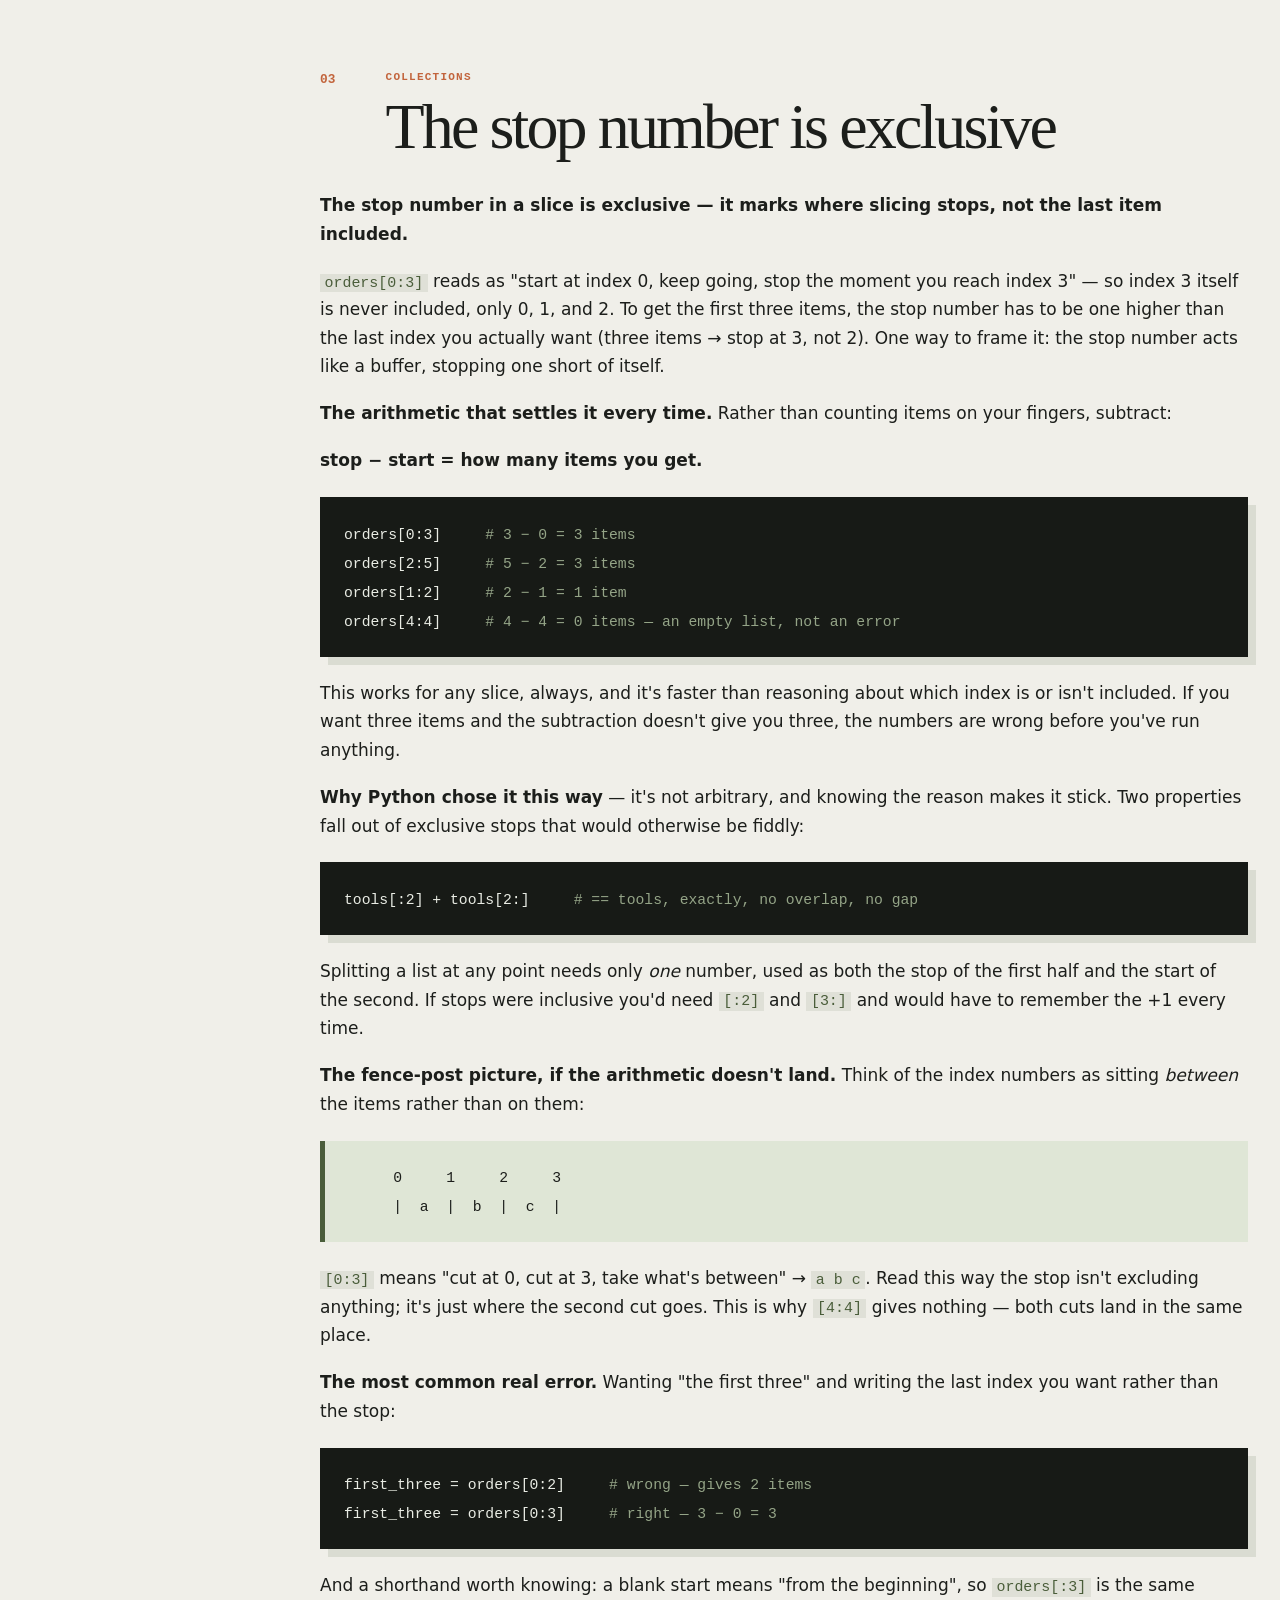
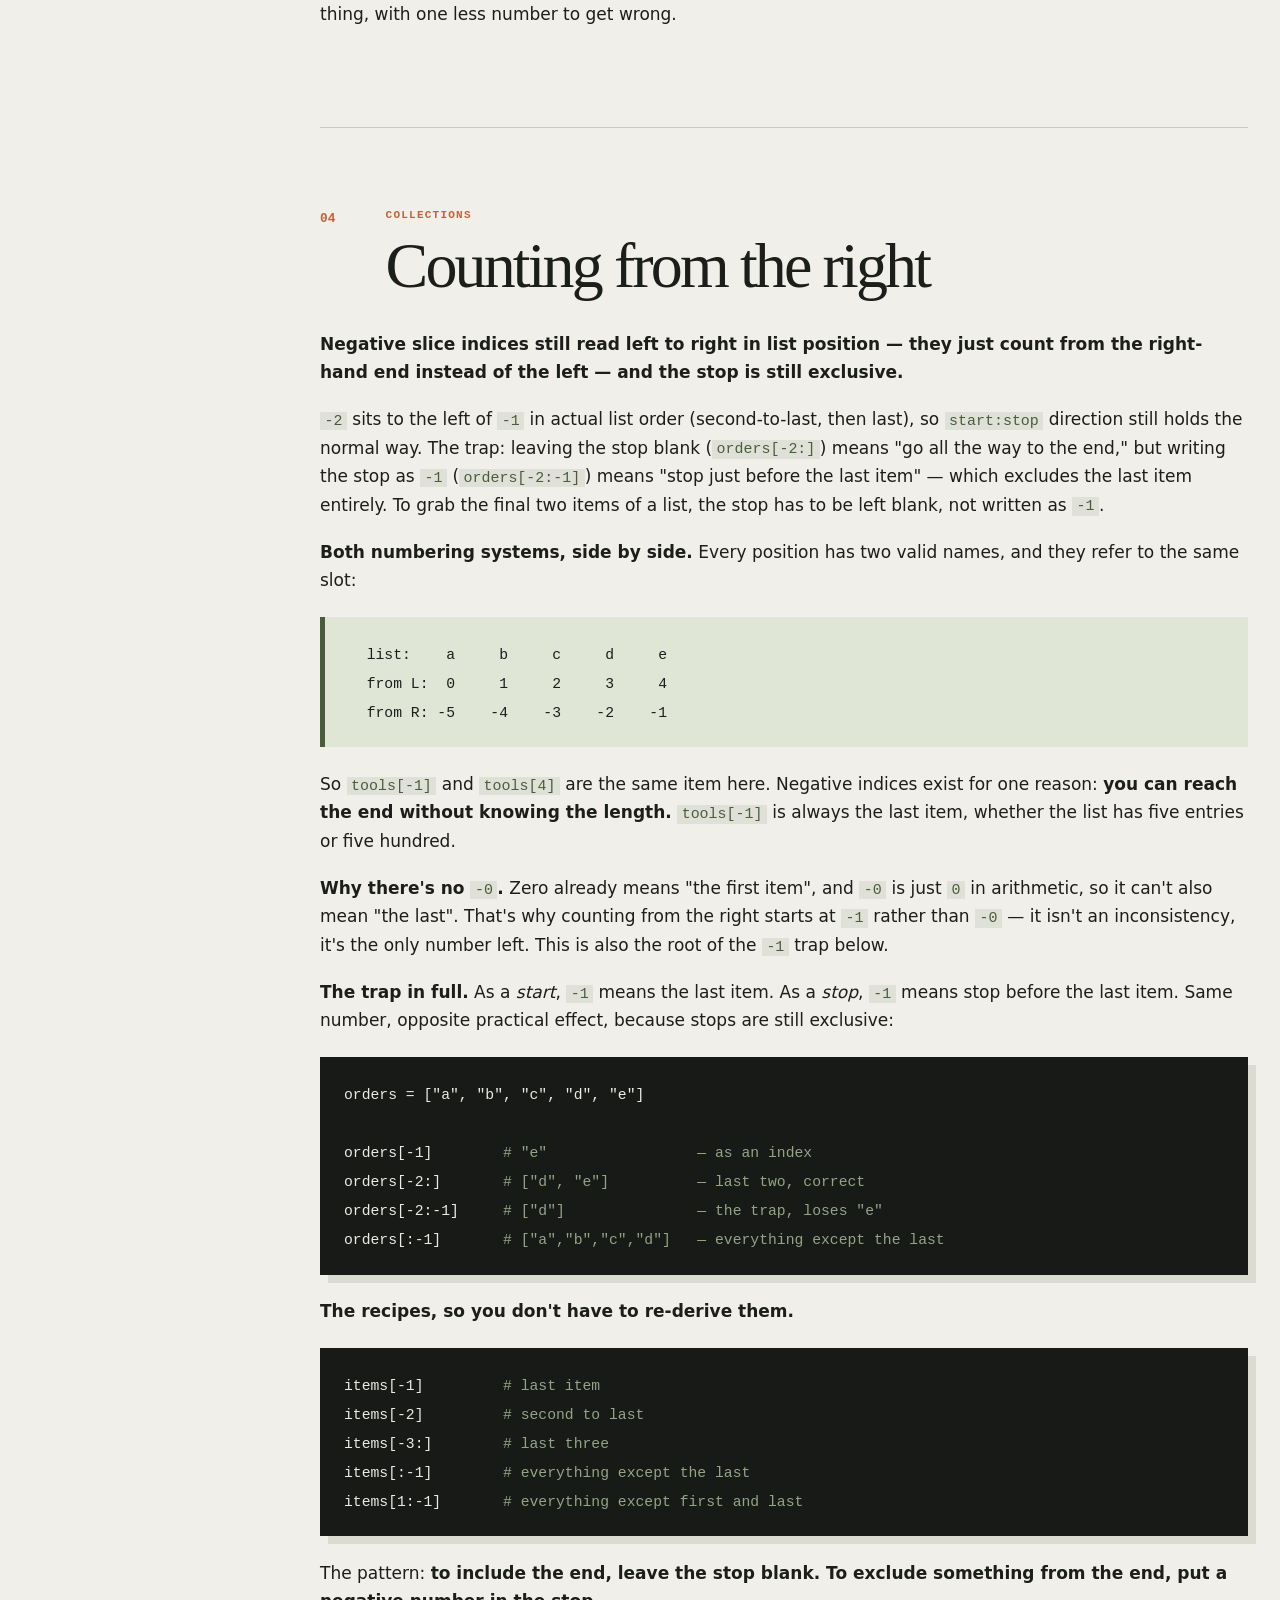
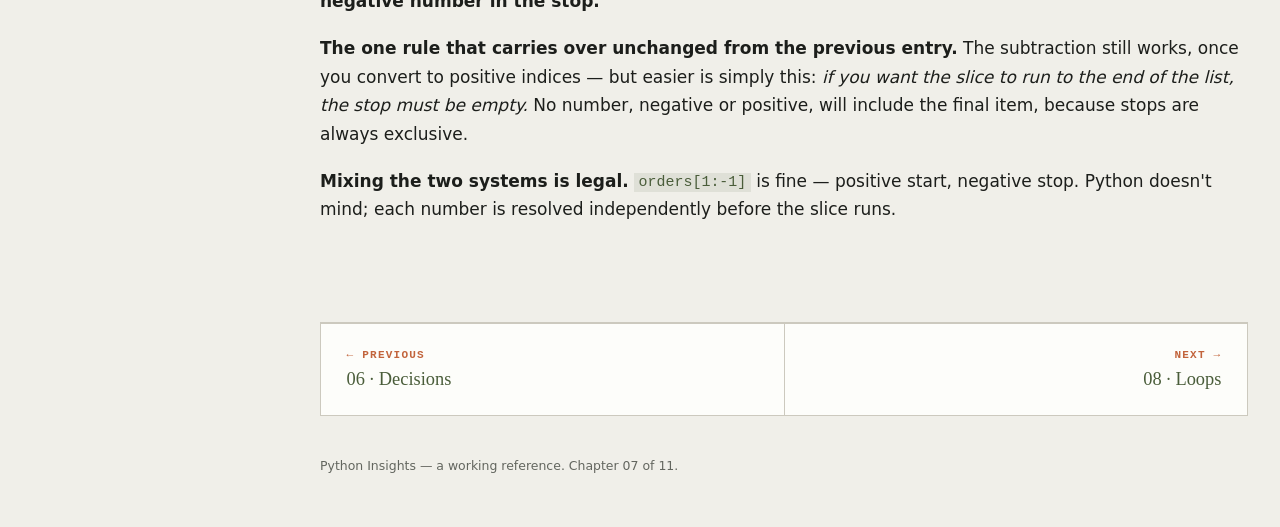
<file: 07-collections.html>
<!doctype html>
<html lang="en-GB">
<head>
<meta charset="utf-8">
<meta name="viewport" content="width=device-width, initial-scale=1">
<title>Collections &middot; Python Insights</title>
<link rel="stylesheet" href="assets/lesson-guide.css">
</head>
<body>
<a class="skip" href="#content">Skip to content</a>
<aside class="rail" aria-label="Guide navigation">
  <div class="brand"><a class="brand-mark brand-home" href="index.html" aria-label="Back to the overview"><span aria-hidden="true">[ : ]</span></a><div><p class="eyebrow">Python insights</p><p class="brand-name">Collections</p></div></div>
  <nav class="section-nav" aria-label="On this page"><ol>
    
    <li><a href="#chained-lookups-resolve-inside-out"><span>01</span> Chained lookups resolve inside-out</a></li><li><a href="#the-positional-slot-rule"><span>02</span> The positional slot rule</a></li><li><a href="#the-stop-number-is-exclusive"><span>03</span> The stop number is exclusive</a></li><li><a href="#counting-from-the-right"><span>04</span> Counting from the right</a></li>
  </ol></nav>
  <nav class="course-nav" aria-label="Chapters">
    <p>Chapters</p>
    <ol>
      <li><a href="index.html"><span>00</span> Overview</a></li>
      <li><a href="01-reading-and-planning-code.html"><span>01</span> Reading and planning code</a></li>
      <li><a href="02-symbols-and-punctuation.html"><span>02</span> Symbols and punctuation</a></li>
      <li><a href="03-words.html"><span>03</span> Words</a></li>
      <li><a href="04-values-and-conversion.html"><span>04</span> Values and conversion</a></li>
      <li><a href="05-naming.html"><span>05</span> Naming</a></li>
      <li><a href="06-decisions.html"><span>06</span> Decisions</a></li>
      <li><a href="07-collections.html" aria-current="page"><span>07</span> Collections</a></li>
      <li><a href="08-loops.html"><span>08</span> Loops</a></li>
      <li><a href="09-text-output.html"><span>09</span> Text output</a></li>
      <li><a href="10-functions.html"><span>10</span> Functions</a></li>
      <li><a href="11-decorators.html"><span>11</span> Decorators</a></li>
    </ol>
  </nav>
  <div class="rail-note"><p><strong>A working reference.</strong></p><p>Open the chapter you are stuck in. Not written to be read cover to cover.</p><a class="rail-tidy" href="https://github.com/TidyWeb" target="_blank" rel="noopener"><img src="assets/tidyweb_logo_basalt_gold_transparent.png" alt=""><span><strong>TidyWeb</strong><small>View this project on GitHub</small></span></a></div>
</aside>
<main id="content">
  <header class="hero">
    <div><p class="eyebrow">Chapter 07</p><h1 class="intro-title"><span>Collections</span></h1><p class="lede">Reaching into a container, by name or by position, and taking slices out of it.</p></div>
    <div class="hero-index"><strong>07</strong><span>chapter</span></div>
  </header>

  <section class="lesson" id="chained-lookups-resolve-inside-out">
    <div class="lesson-head"><p class="lesson-no">01</p><div><p class="eyebrow">Collections</p><h2>Chained lookups resolve inside-out</h2></div></div>
    <p><strong>Chained lookups resolve inside-out, and that's what lets one variable do the work of several.</strong></p>
<p><code>fee = membership_fees[member["tier"]]</code> looks like one flat line, but Python resolves the innermost bracket first: <code>member["tier"]</code> runs, produces a plain string (<code>"premium"</code>), and only then does that result get used as the key for the outer lookup on <code>membership_fees</code>. The inner result never gets its own named variable — it exists just long enough to feed the next bracket out, then it's gone. Without this inside-out resolution, the same job would need a separate line and a separate throwaway variable for every layer (<code>tier = member["tier"]</code>, then <code>fee = membership_fees[tier]</code>) — the chained version collapses that into one line by letting each bracket's result become the next bracket's input directly. <code>fee</code> ends up holding a real number, not any of the intermediate text it passed through to get there.</p>
  </section>
  <section class="lesson" id="the-positional-slot-rule">
    <div class="lesson-head"><p class="lesson-no">02</p><div><p class="eyebrow">Collections</p><h2>The positional slot rule</h2></div></div>
    <p><strong>The positional slot rule — re-addressing beats "staying inside."</strong></p>
<p>When pulling several values out of the same dictionary sitting inside a list, there's no way to look something up once and then keep asking follow-up questions about it. Every single value needs the full path spelled out again from scratch.</p>
<p>Here is the kind of structure this happens with — a list, with a dictionary at every position:</p>
<div class="code-block"><code>menu = [
    {"name": "Espresso", "price": 2.20},
    {"name": "Latte",    "price": 3.10},
    {"name": "Mocha",    "price": 3.40}
]</code></div>
<p>To print the name and the price of the drink at position 2, the positional step has to be written out both times:</p>
<div class="code-block"><code>menu[2]["name"]
menu[2]["price"]</code></div>
<p>Not <code>menu[2]</code> once and then <code>["name"]</code> and <code>["price"]</code> off the back of it as if Python remembers where you just were — it doesn't. Python has no concept of "still being inside" a lookup after the line finishes running. Each line is a fresh instruction, read fully, top to bottom, every time. It feels wrong because in spoken English, once you've said "the fifth item," you can just say "its name" and "its price" without repeating yourself — English carries context forward, Python doesn't.</p>
<p><strong>The remedy: park the lookup in a variable, then reach into that.</strong></p>
<p>You cannot make Python remember where you were — but you can hand the place you were to a variable, and that variable <em>does</em> persist across lines:</p>
<div class="code-block"><code>item = menu[2]          <span class="code-comment"># do the positional step ONCE</span>
print(item["name"])     <span class="code-comment"># now reach into the parked thing</span>
print(item["price"])</code></div>
<div class="code-block code-block--out"><code>Mocha
3.4</code></div>
<p><code>item</code> now holds the actual dictionary sitting at position 2. Every line after that reaches into <code>item</code> directly, and the <code>[2]</code> never needs writing again. Two lookups become one lookup plus two cheap reaches.</p>
<p>This is the same manoeuvre as English carrying context forward — you just have to do it explicitly, by naming the thing, instead of expecting Python to infer it.</p>
<p><strong>In a loop, the loop variable does this job for you already.</strong></p>
<div class="code-block"><code>for item in menu:
    print(item["name"], item["price"])</code></div>
<p>There is no positional step at all here. <code>for item in menu:</code> hands you one dictionary per pass, already parked in <code>item</code> — so the "address it fully every time" problem disappears entirely. This is worth noticing, because it means the re-addressing burden is mostly a symptom of reaching into a list <em>by number</em> rather than looping over it. If you find yourself writing <code>menu[2]["name"]</code> and <code>menu[2]["price"]</code> and <code>menu[2]["size"]</code> on three consecutive lines, that is the signal to either park it in a variable or use a loop.</p>
<p><strong>When you genuinely do need the full path.</strong> Writing it out in full is correct and normal for a <em>single</em> one-off lookup — <code>print(menu[2]["name"])</code> on its own needs no variable. The parking manoeuvre earns its place from the second lookup onward, not the first.</p>
  </section>
  <section class="lesson" id="the-stop-number-is-exclusive">
    <div class="lesson-head"><p class="lesson-no">03</p><div><p class="eyebrow">Collections</p><h2>The stop number is exclusive</h2></div></div>
    <p><strong>The stop number in a slice is exclusive — it marks where slicing stops, not the last item included.</strong></p>
<p><code>orders[0:3]</code> reads as "start at index 0, keep going, stop the moment you reach index 3" — so index 3 itself is never included, only 0, 1, and 2. To get the first three items, the stop number has to be one higher than the last index you actually want (three items → stop at 3, not 2). One way to frame it: the stop number acts like a buffer, stopping one short of itself.</p>
<p><strong>The arithmetic that settles it every time.</strong> Rather than counting items on your fingers, subtract:</p>
<p><strong>stop − start = how many items you get.</strong></p>
<div class="code-block"><code>orders[0:3]     <span class="code-comment"># 3 − 0 = 3 items</span>
orders[2:5]     <span class="code-comment"># 5 − 2 = 3 items</span>
orders[1:2]     <span class="code-comment"># 2 − 1 = 1 item</span>
orders[4:4]     <span class="code-comment"># 4 − 4 = 0 items — an empty list, not an error</span></code></div>
<p>This works for any slice, always, and it's faster than reasoning about which index is or isn't included. If you want three items and the subtraction doesn't give you three, the numbers are wrong before you've run anything.</p>
<p><strong>Why Python chose it this way</strong> — it's not arbitrary, and knowing the reason makes it stick. Two properties fall out of exclusive stops that would otherwise be fiddly:</p>
<div class="code-block"><code>tools[:2] + tools[2:]     <span class="code-comment"># == tools, exactly, no overlap, no gap</span></code></div>
<p>Splitting a list at any point needs only <em>one</em> number, used as both the stop of the first half and the start of the second. If stops were inclusive you'd need <code>[:2]</code> and <code>[3:]</code> and would have to remember the +1 every time.</p>
<p><strong>The fence-post picture, if the arithmetic doesn't land.</strong> Think of the index numbers as sitting <em>between</em> the items rather than on them:</p>
<div class="code-block code-block--out"><code>     0     1     2     3
     |  a  |  b  |  c  |</code></div>
<p><code>[0:3]</code> means "cut at 0, cut at 3, take what's between" → <code>a b c</code>. Read this way the stop isn't excluding anything; it's just where the second cut goes. This is why <code>[4:4]</code> gives nothing — both cuts land in the same place.</p>
<p><strong>The most common real error.</strong> Wanting "the first three" and writing the last index you want rather than the stop:</p>
<div class="code-block"><code>first_three = orders[0:2]     <span class="code-comment"># wrong — gives 2 items</span>
first_three = orders[0:3]     <span class="code-comment"># right — 3 − 0 = 3</span></code></div>
<p>And a shorthand worth knowing: a blank start means "from the beginning", so <code>orders[:3]</code> is the same thing, with one less number to get wrong.</p>
  </section>
  <section class="lesson" id="counting-from-the-right">
    <div class="lesson-head"><p class="lesson-no">04</p><div><p class="eyebrow">Collections</p><h2>Counting from the right</h2></div></div>
    <p><strong>Negative slice indices still read left to right in list position — they just count from the right-hand end instead of the left — and the stop is still exclusive.</strong></p>
<p><code>-2</code> sits to the left of <code>-1</code> in actual list order (second-to-last, then last), so <code>start:stop</code> direction still holds the normal way. The trap: leaving the stop blank (<code>orders[-2:]</code>) means "go all the way to the end," but writing the stop as <code>-1</code> (<code>orders[-2:-1]</code>) means "stop just before the last item" — which excludes the last item entirely. To grab the final two items of a list, the stop has to be left blank, not written as <code>-1</code>.</p>
<p><strong>Both numbering systems, side by side.</strong> Every position has two valid names, and they refer to the same slot:</p>
<div class="code-block code-block--out"><code>  list:    a     b     c     d     e
  from L:  0     1     2     3     4
  from R: -5    -4    -3    -2    -1</code></div>
<p>So <code>tools[-1]</code> and <code>tools[4]</code> are the same item here. Negative indices exist for one reason: <strong>you can reach the end without knowing the length.</strong> <code>tools[-1]</code> is always the last item, whether the list has five entries or five hundred.</p>
<p><strong>Why there's no <code>-0</code>.</strong> Zero already means "the first item", and <code>-0</code> is just <code>0</code> in arithmetic, so it can't also mean "the last". That's why counting from the right starts at <code>-1</code> rather than <code>-0</code> — it isn't an inconsistency, it's the only number left. This is also the root of the <code>-1</code> trap below.</p>
<p><strong>The trap in full.</strong> As a <em>start</em>, <code>-1</code> means the last item. As a <em>stop</em>, <code>-1</code> means stop before the last item. Same number, opposite practical effect, because stops are still exclusive:</p>
<div class="code-block"><code>orders = ["a", "b", "c", "d", "e"]

orders[-1]        <span class="code-comment"># "e"                 — as an index</span>
orders[-2:]       <span class="code-comment"># ["d", "e"]          — last two, correct</span>
orders[-2:-1]     <span class="code-comment"># ["d"]               — the trap, loses "e"</span>
orders[:-1]       <span class="code-comment"># ["a","b","c","d"]   — everything except the last</span></code></div>
<p><strong>The recipes, so you don't have to re-derive them.</strong></p>
<div class="code-block"><code>items[-1]         <span class="code-comment"># last item</span>
items[-2]         <span class="code-comment"># second to last</span>
items[-3:]        <span class="code-comment"># last three</span>
items[:-1]        <span class="code-comment"># everything except the last</span>
items[1:-1]       <span class="code-comment"># everything except first and last</span></code></div>
<p>The pattern: <strong>to include the end, leave the stop blank. To exclude something from the end, put a negative number in the stop.</strong></p>
<p><strong>The one rule that carries over unchanged from the previous entry.</strong> The subtraction still works, once you convert to positive indices — but easier is simply this: <em>if you want the slice to run to the end of the list, the stop must be empty.</em> No number, negative or positive, will include the final item, because stops are always exclusive.</p>
<p><strong>Mixing the two systems is legal.</strong> <code>orders[1:-1]</code> is fine — positive start, negative stop. Python doesn't mind; each number is resolved independently before the slice runs.</p>
  </section>
  <nav class="chapter-nav" aria-label="Previous and next chapter"><a class="chap-prev" href="06-decisions.html"><span>&#8592; Previous</span><strong>06 &middot; Decisions</strong></a><a class="chap-next" href="08-loops.html"><span>Next &#8594;</span><strong>08 &middot; Loops</strong></a></nav>
  <footer>
    <p>Python Insights &mdash; a working reference. Chapter 07 of 11.</p>
  </footer>
</main>
</body>
</html>
</file>
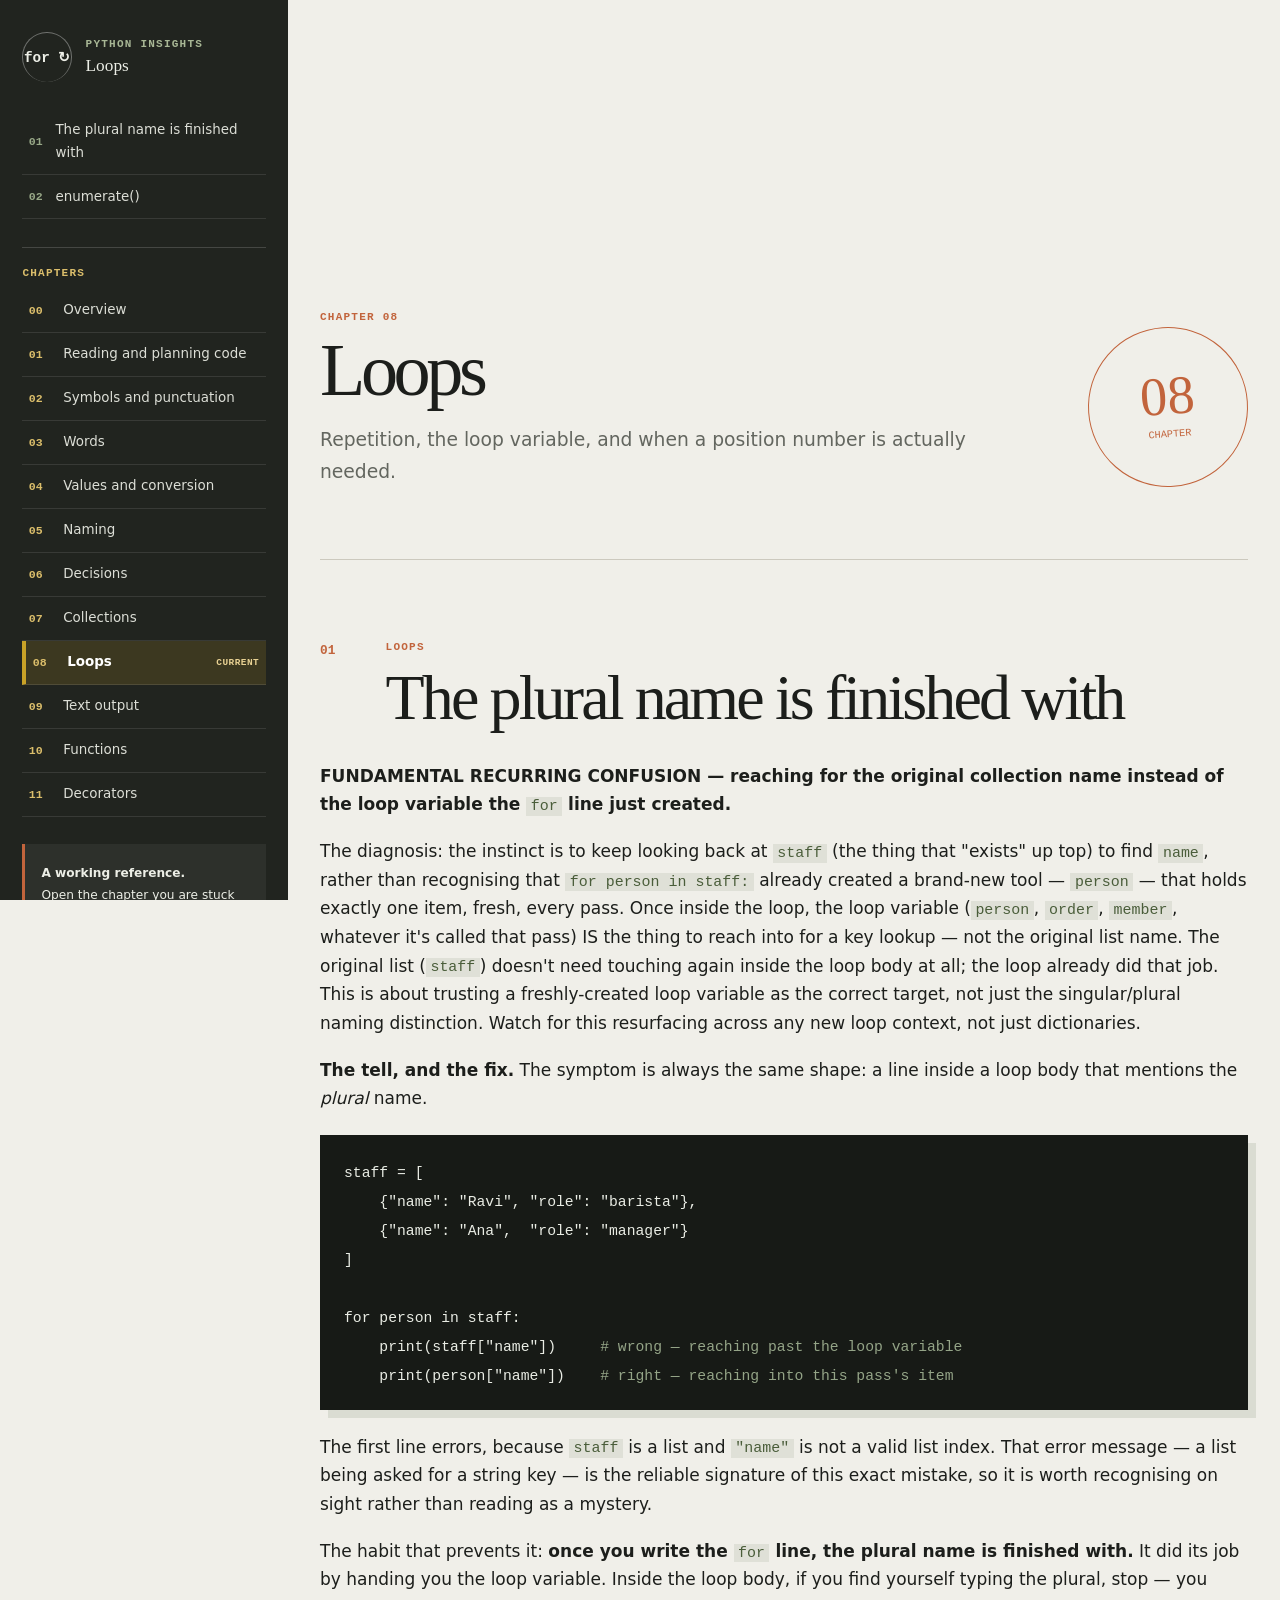
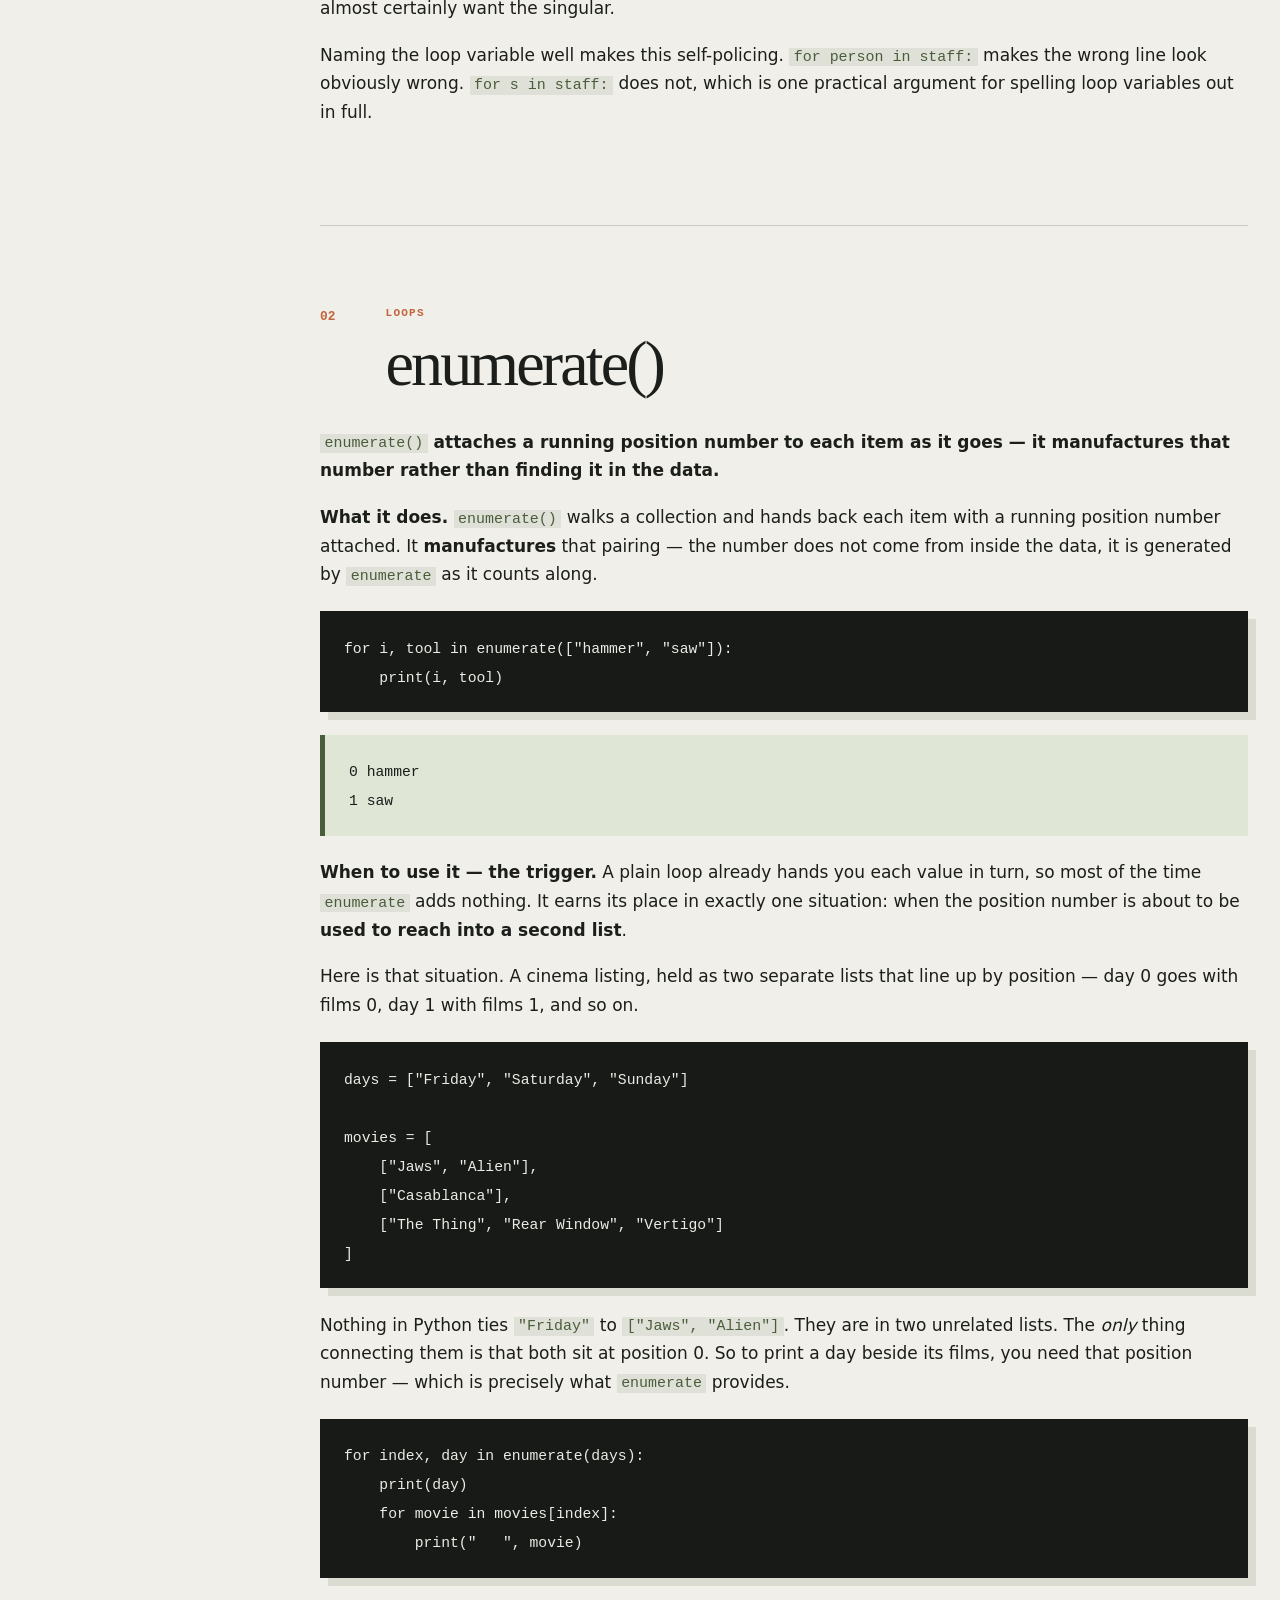
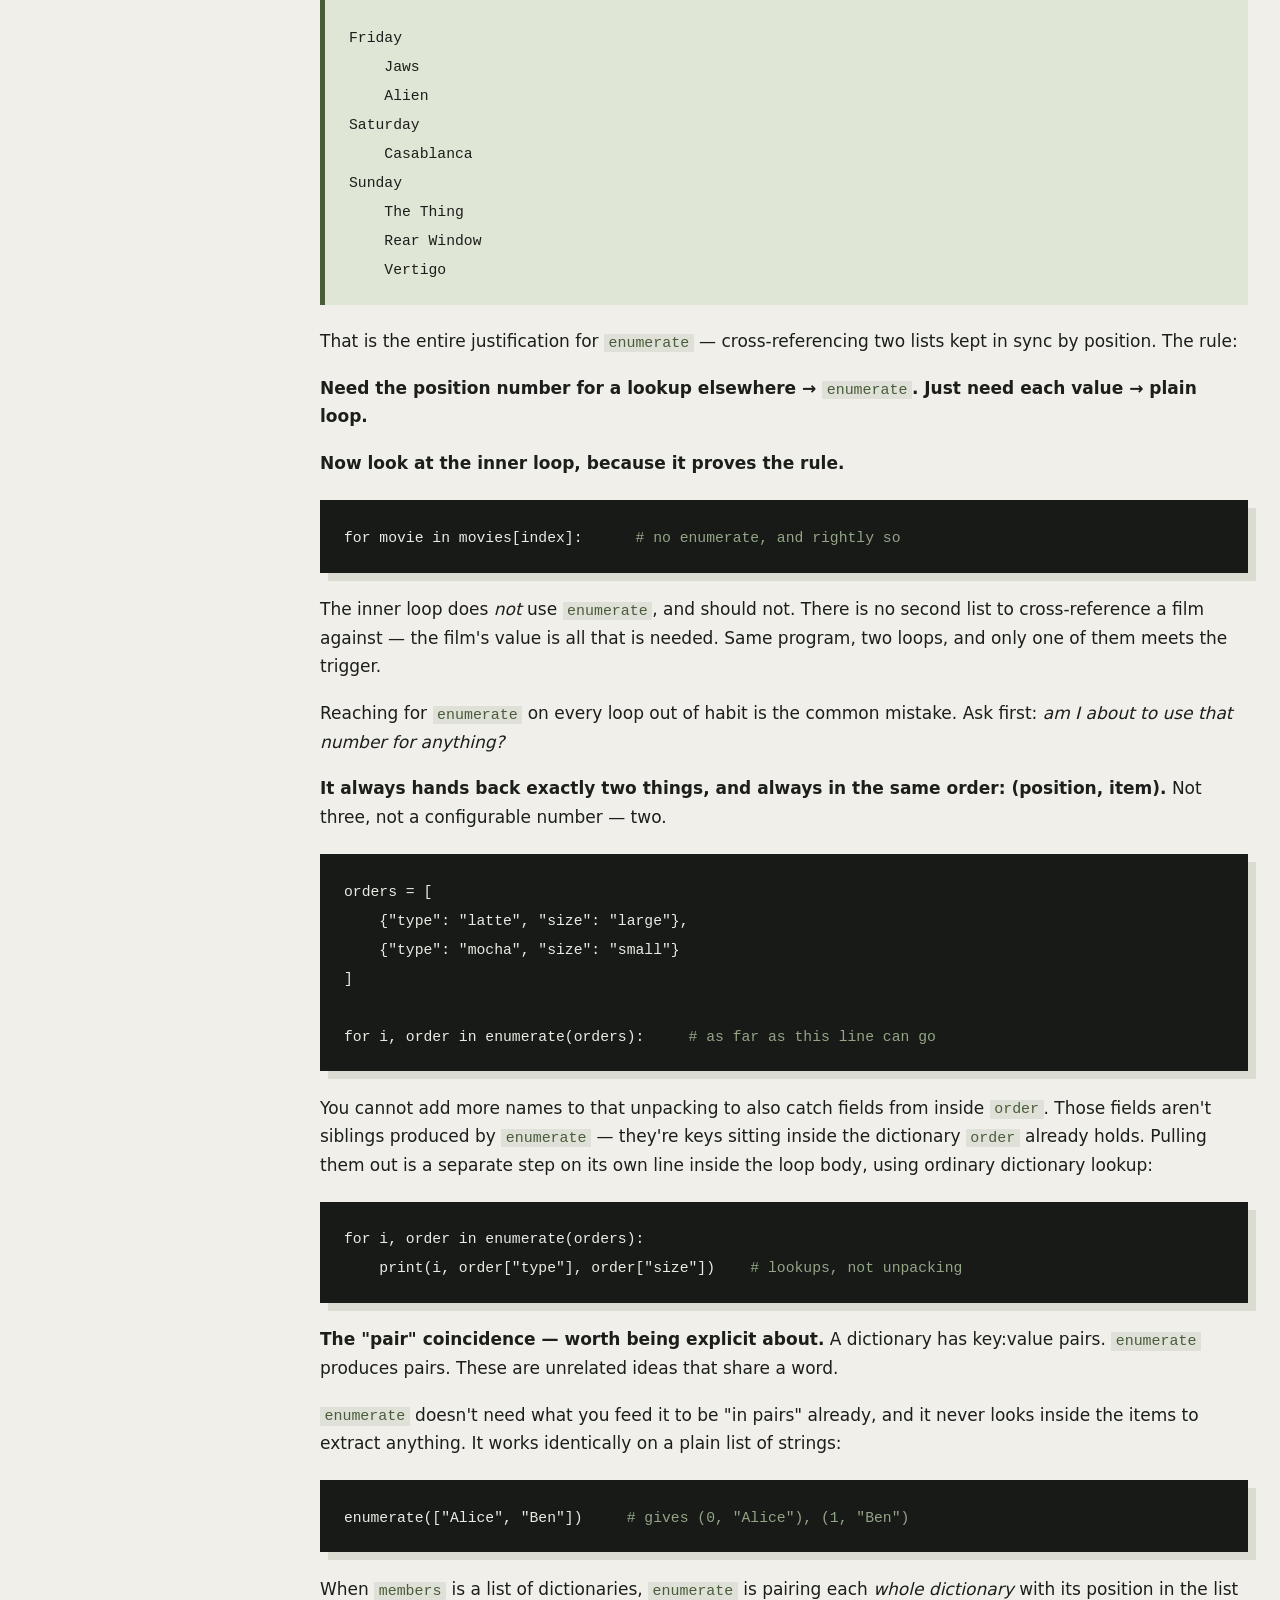
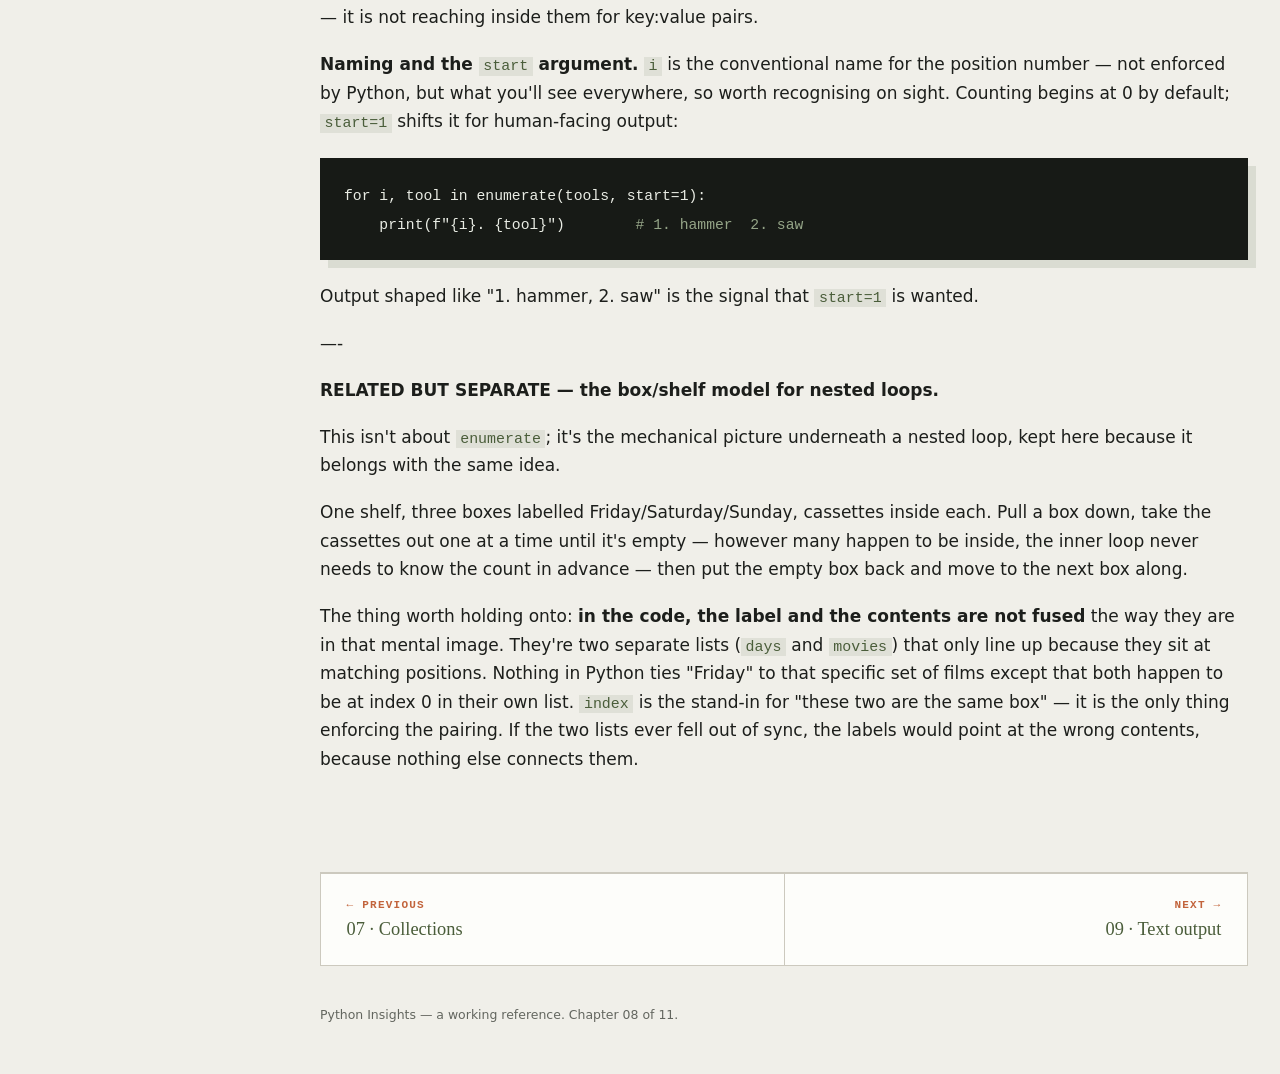
<file: 08-loops.html>
<!doctype html>
<html lang="en-GB">
<head>
<meta charset="utf-8">
<meta name="viewport" content="width=device-width, initial-scale=1">
<title>Loops &middot; Python Insights</title>
<link rel="stylesheet" href="assets/lesson-guide.css">
</head>
<body>
<a class="skip" href="#content">Skip to content</a>
<aside class="rail" aria-label="Guide navigation">
  <div class="brand"><a class="brand-mark brand-home" href="index.html" aria-label="Back to the overview"><span aria-hidden="true">for &#8635;</span></a><div><p class="eyebrow">Python insights</p><p class="brand-name">Loops</p></div></div>
  <nav class="section-nav" aria-label="On this page"><ol>
    
    <li><a href="#the-plural-name-is-finished-with"><span>01</span> The plural name is finished with</a></li><li><a href="#enumerate"><span>02</span> enumerate()</a></li>
  </ol></nav>
  <nav class="course-nav" aria-label="Chapters">
    <p>Chapters</p>
    <ol>
      <li><a href="index.html"><span>00</span> Overview</a></li>
      <li><a href="01-reading-and-planning-code.html"><span>01</span> Reading and planning code</a></li>
      <li><a href="02-symbols-and-punctuation.html"><span>02</span> Symbols and punctuation</a></li>
      <li><a href="03-words.html"><span>03</span> Words</a></li>
      <li><a href="04-values-and-conversion.html"><span>04</span> Values and conversion</a></li>
      <li><a href="05-naming.html"><span>05</span> Naming</a></li>
      <li><a href="06-decisions.html"><span>06</span> Decisions</a></li>
      <li><a href="07-collections.html"><span>07</span> Collections</a></li>
      <li><a href="08-loops.html" aria-current="page"><span>08</span> Loops</a></li>
      <li><a href="09-text-output.html"><span>09</span> Text output</a></li>
      <li><a href="10-functions.html"><span>10</span> Functions</a></li>
      <li><a href="11-decorators.html"><span>11</span> Decorators</a></li>
    </ol>
  </nav>
  <div class="rail-note"><p><strong>A working reference.</strong></p><p>Open the chapter you are stuck in. Not written to be read cover to cover.</p><a class="rail-tidy" href="https://github.com/TidyWeb" target="_blank" rel="noopener"><img src="assets/tidyweb_logo_basalt_gold_transparent.png" alt=""><span><strong>TidyWeb</strong><small>View this project on GitHub</small></span></a></div>
</aside>
<main id="content">
  <header class="hero">
    <div><p class="eyebrow">Chapter 08</p><h1 class="intro-title"><span>Loops</span></h1><p class="lede">Repetition, the loop variable, and when a position number is actually needed.</p></div>
    <div class="hero-index"><strong>08</strong><span>chapter</span></div>
  </header>

  <section class="lesson" id="the-plural-name-is-finished-with">
    <div class="lesson-head"><p class="lesson-no">01</p><div><p class="eyebrow">Loops</p><h2>The plural name is finished with</h2></div></div>
    <p><strong>FUNDAMENTAL RECURRING CONFUSION — reaching for the original collection name instead of the loop variable the <code>for</code> line just created.</strong></p>
<p>The diagnosis: the instinct is to keep looking back at <code>staff</code> (the thing that "exists" up top) to find <code>name</code>, rather than recognising that <code>for person in staff:</code> already created a brand-new tool — <code>person</code> — that holds exactly one item, fresh, every pass. Once inside the loop, the loop variable (<code>person</code>, <code>order</code>, <code>member</code>, whatever it's called that pass) IS the thing to reach into for a key lookup — not the original list name. The original list (<code>staff</code>) doesn't need touching again inside the loop body at all; the loop already did that job. This is about trusting a freshly-created loop variable as the correct target, not just the singular/plural naming distinction. Watch for this resurfacing across any new loop context, not just dictionaries.</p>
<p><strong>The tell, and the fix.</strong> The symptom is always the same shape: a line inside a loop body that mentions the <em>plural</em> name.</p>
<div class="code-block"><code>staff = [
    {"name": "Ravi", "role": "barista"},
    {"name": "Ana",  "role": "manager"}
]

for person in staff:
    print(staff["name"])     <span class="code-comment"># wrong — reaching past the loop variable</span>
    print(person["name"])    <span class="code-comment"># right — reaching into this pass's item</span></code></div>
<p>The first line errors, because <code>staff</code> is a list and <code>"name"</code> is not a valid list index. That error message — a list being asked for a string key — is the reliable signature of this exact mistake, so it is worth recognising on sight rather than reading as a mystery.</p>
<p>The habit that prevents it: <strong>once you write the <code>for</code> line, the plural name is finished with.</strong> It did its job by handing you the loop variable. Inside the loop body, if you find yourself typing the plural, stop — you almost certainly want the singular.</p>
<p>Naming the loop variable well makes this self-policing. <code>for person in staff:</code> makes the wrong line look obviously wrong. <code>for s in staff:</code> does not, which is one practical argument for spelling loop variables out in full.</p>
  </section>
  <section class="lesson" id="enumerate">
    <div class="lesson-head"><p class="lesson-no">02</p><div><p class="eyebrow">Loops</p><h2>enumerate()</h2></div></div>
    <p><strong><code>enumerate()</code> attaches a running position number to each item as it goes — it manufactures that number rather than finding it in the data.</strong></p>
<p><strong>What it does.</strong> <code>enumerate()</code> walks a collection and hands back each item with a running position number attached. It <strong>manufactures</strong> that pairing — the number does not come from inside the data, it is generated by <code>enumerate</code> as it counts along.</p>
<div class="code-block"><code>for i, tool in enumerate(["hammer", "saw"]):
    print(i, tool)</code></div>
<div class="code-block code-block--out"><code>0 hammer
1 saw</code></div>
<p><strong>When to use it — the trigger.</strong> A plain loop already hands you each value in turn, so most of the time <code>enumerate</code> adds nothing. It earns its place in exactly one situation: when the position number is about to be <strong>used to reach into a second list</strong>.</p>
<p>Here is that situation. A cinema listing, held as two separate lists that line up by position — day 0 goes with films 0, day 1 with films 1, and so on.</p>
<div class="code-block"><code>days = ["Friday", "Saturday", "Sunday"]

movies = [
    ["Jaws", "Alien"],
    ["Casablanca"],
    ["The Thing", "Rear Window", "Vertigo"]
]</code></div>
<p>Nothing in Python ties <code>"Friday"</code> to <code>["Jaws", "Alien"]</code>. They are in two unrelated lists. The <em>only</em> thing connecting them is that both sit at position 0. So to print a day beside its films, you need that position number — which is precisely what <code>enumerate</code> provides.</p>
<div class="code-block"><code>for index, day in enumerate(days):
    print(day)
    for movie in movies[index]:
        print("   ", movie)</code></div>
<div class="code-block code-block--out"><code>Friday
    Jaws
    Alien
Saturday
    Casablanca
Sunday
    The Thing
    Rear Window
    Vertigo</code></div>
<p>That is the entire justification for <code>enumerate</code> — cross-referencing two lists kept in sync by position. The rule:</p>
<p><strong>Need the position number for a lookup elsewhere → <code>enumerate</code>. Just need each value → plain loop.</strong></p>
<p><strong>Now look at the inner loop, because it proves the rule.</strong></p>
<div class="code-block"><code>for movie in movies[index]:      <span class="code-comment"># no enumerate, and rightly so</span></code></div>
<p>The inner loop does <em>not</em> use <code>enumerate</code>, and should not. There is no second list to cross-reference a film against — the film's value is all that is needed. Same program, two loops, and only one of them meets the trigger.</p>
<p>Reaching for <code>enumerate</code> on every loop out of habit is the common mistake. Ask first: <em>am I about to use that number for anything?</em></p>
<p><strong>It always hands back exactly two things, and always in the same order: (position, item).</strong> Not three, not a configurable number — two.</p>
<div class="code-block"><code>orders = [
    {"type": "latte", "size": "large"},
    {"type": "mocha", "size": "small"}
]

for i, order in enumerate(orders):     <span class="code-comment"># as far as this line can go</span></code></div>
<p>You cannot add more names to that unpacking to also catch fields from inside <code>order</code>. Those fields aren't siblings produced by <code>enumerate</code> — they're keys sitting inside the dictionary <code>order</code> already holds. Pulling them out is a separate step on its own line inside the loop body, using ordinary dictionary lookup:</p>
<div class="code-block"><code>for i, order in enumerate(orders):
    print(i, order["type"], order["size"])    <span class="code-comment"># lookups, not unpacking</span></code></div>
<p><strong>The "pair" coincidence — worth being explicit about.</strong> A dictionary has key:value pairs. <code>enumerate</code> produces pairs. These are unrelated ideas that share a word.</p>
<p><code>enumerate</code> doesn't need what you feed it to be "in pairs" already, and it never looks inside the items to extract anything. It works identically on a plain list of strings:</p>
<div class="code-block"><code>enumerate(["Alice", "Ben"])     <span class="code-comment"># gives (0, "Alice"), (1, "Ben")</span></code></div>
<p>When <code>members</code> is a list of dictionaries, <code>enumerate</code> is pairing each <em>whole dictionary</em> with its position in the list — it is not reaching inside them for key:value pairs.</p>
<p><strong>Naming and the <code>start</code> argument.</strong> <code>i</code> is the conventional name for the position number — not enforced by Python, but what you'll see everywhere, so worth recognising on sight. Counting begins at 0 by default; <code>start=1</code> shifts it for human-facing output:</p>
<div class="code-block"><code>for i, tool in enumerate(tools, start=1):
    print(f"{i}. {tool}")        <span class="code-comment"># 1. hammer  2. saw</span></code></div>
<p>Output shaped like "1. hammer, 2. saw" is the signal that <code>start=1</code> is wanted.</p>
<p>&mdash;-</p>
<p><strong>RELATED BUT SEPARATE — the box/shelf model for nested loops.</strong></p>
<p>This isn't about <code>enumerate</code>; it's the mechanical picture underneath a nested loop, kept here because it belongs with the same idea.</p>
<p>One shelf, three boxes labelled Friday/Saturday/Sunday, cassettes inside each. Pull a box down, take the cassettes out one at a time until it's empty — however many happen to be inside, the inner loop never needs to know the count in advance — then put the empty box back and move to the next box along.</p>
<p>The thing worth holding onto: <strong>in the code, the label and the contents are not fused</strong> the way they are in that mental image. They're two separate lists (<code>days</code> and <code>movies</code>) that only line up because they sit at matching positions. Nothing in Python ties "Friday" to that specific set of films except that both happen to be at index 0 in their own list. <code>index</code> is the stand-in for "these two are the same box" — it is the only thing enforcing the pairing. If the two lists ever fell out of sync, the labels would point at the wrong contents, because nothing else connects them.</p>
  </section>
  <nav class="chapter-nav" aria-label="Previous and next chapter"><a class="chap-prev" href="07-collections.html"><span>&#8592; Previous</span><strong>07 &middot; Collections</strong></a><a class="chap-next" href="09-text-output.html"><span>Next &#8594;</span><strong>09 &middot; Text output</strong></a></nav>
  <footer>
    <p>Python Insights &mdash; a working reference. Chapter 08 of 11.</p>
  </footer>
</main>
</body>
</html>
</file>
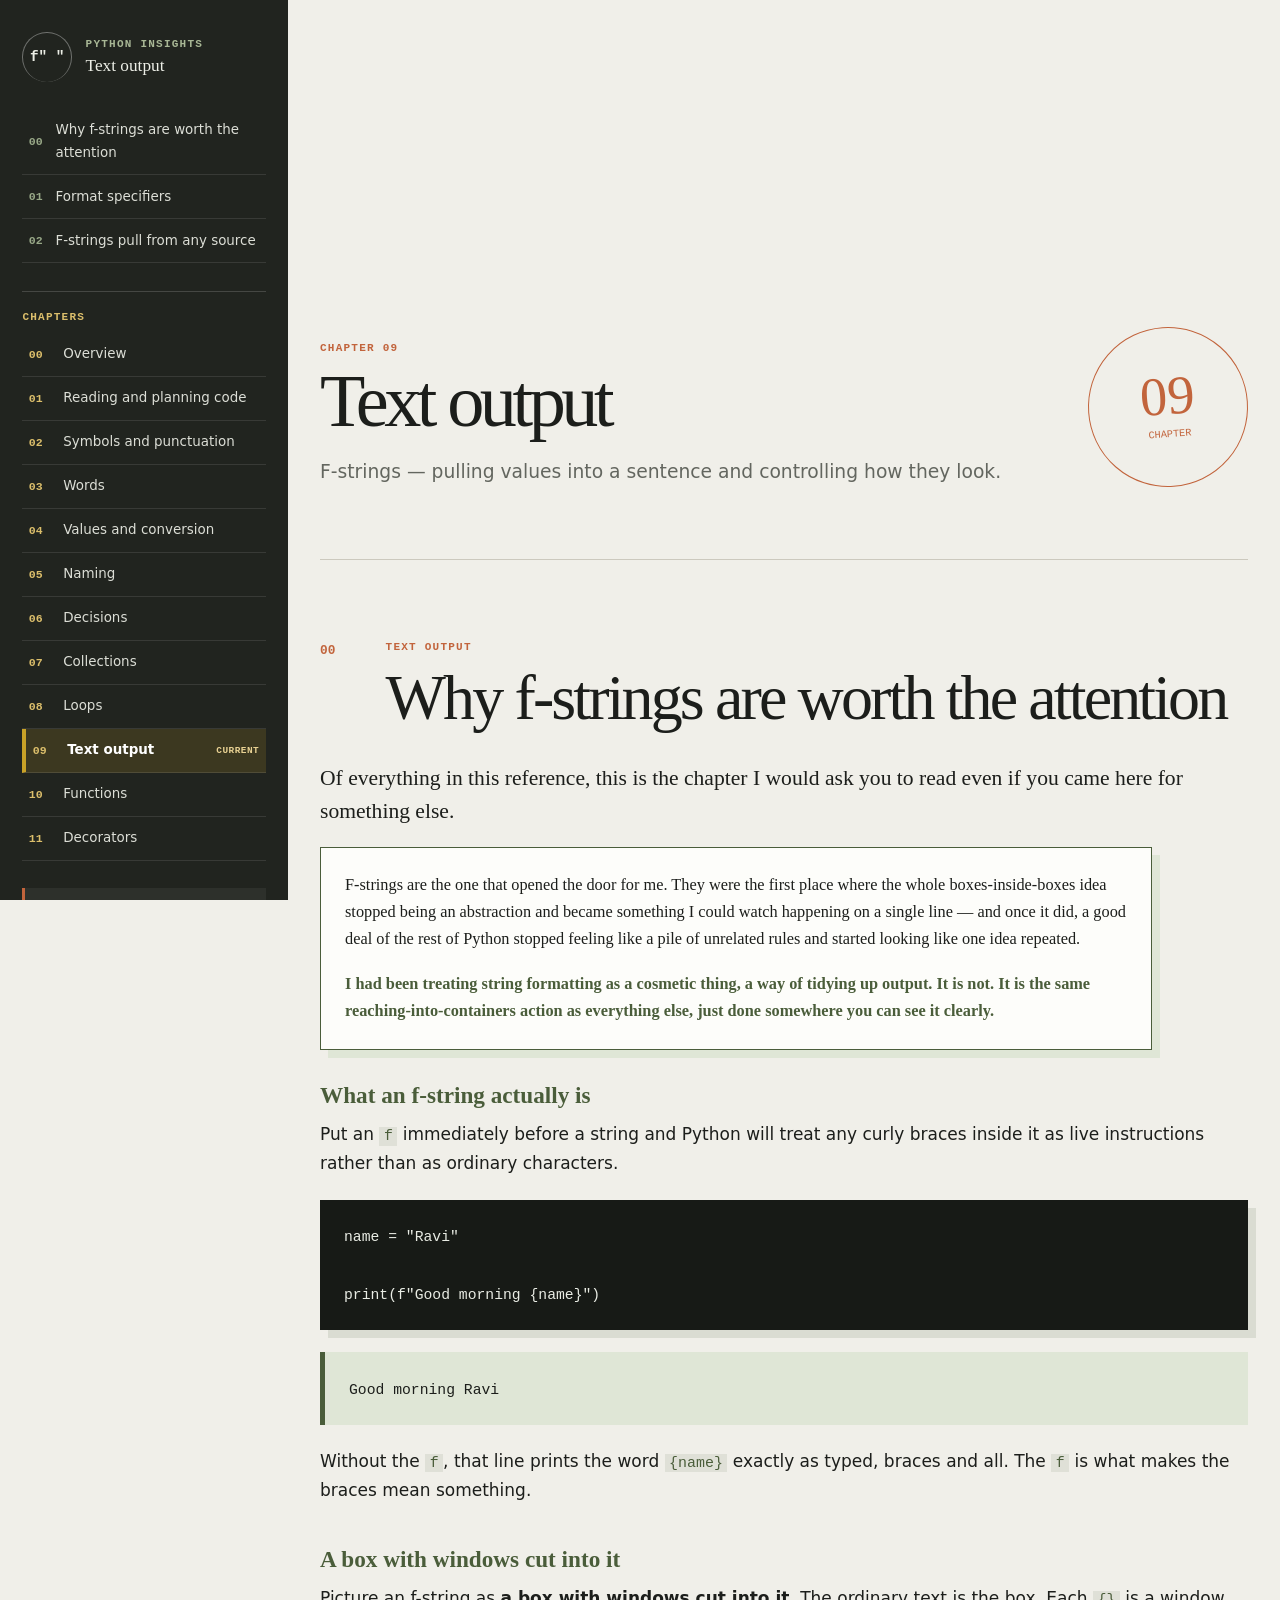
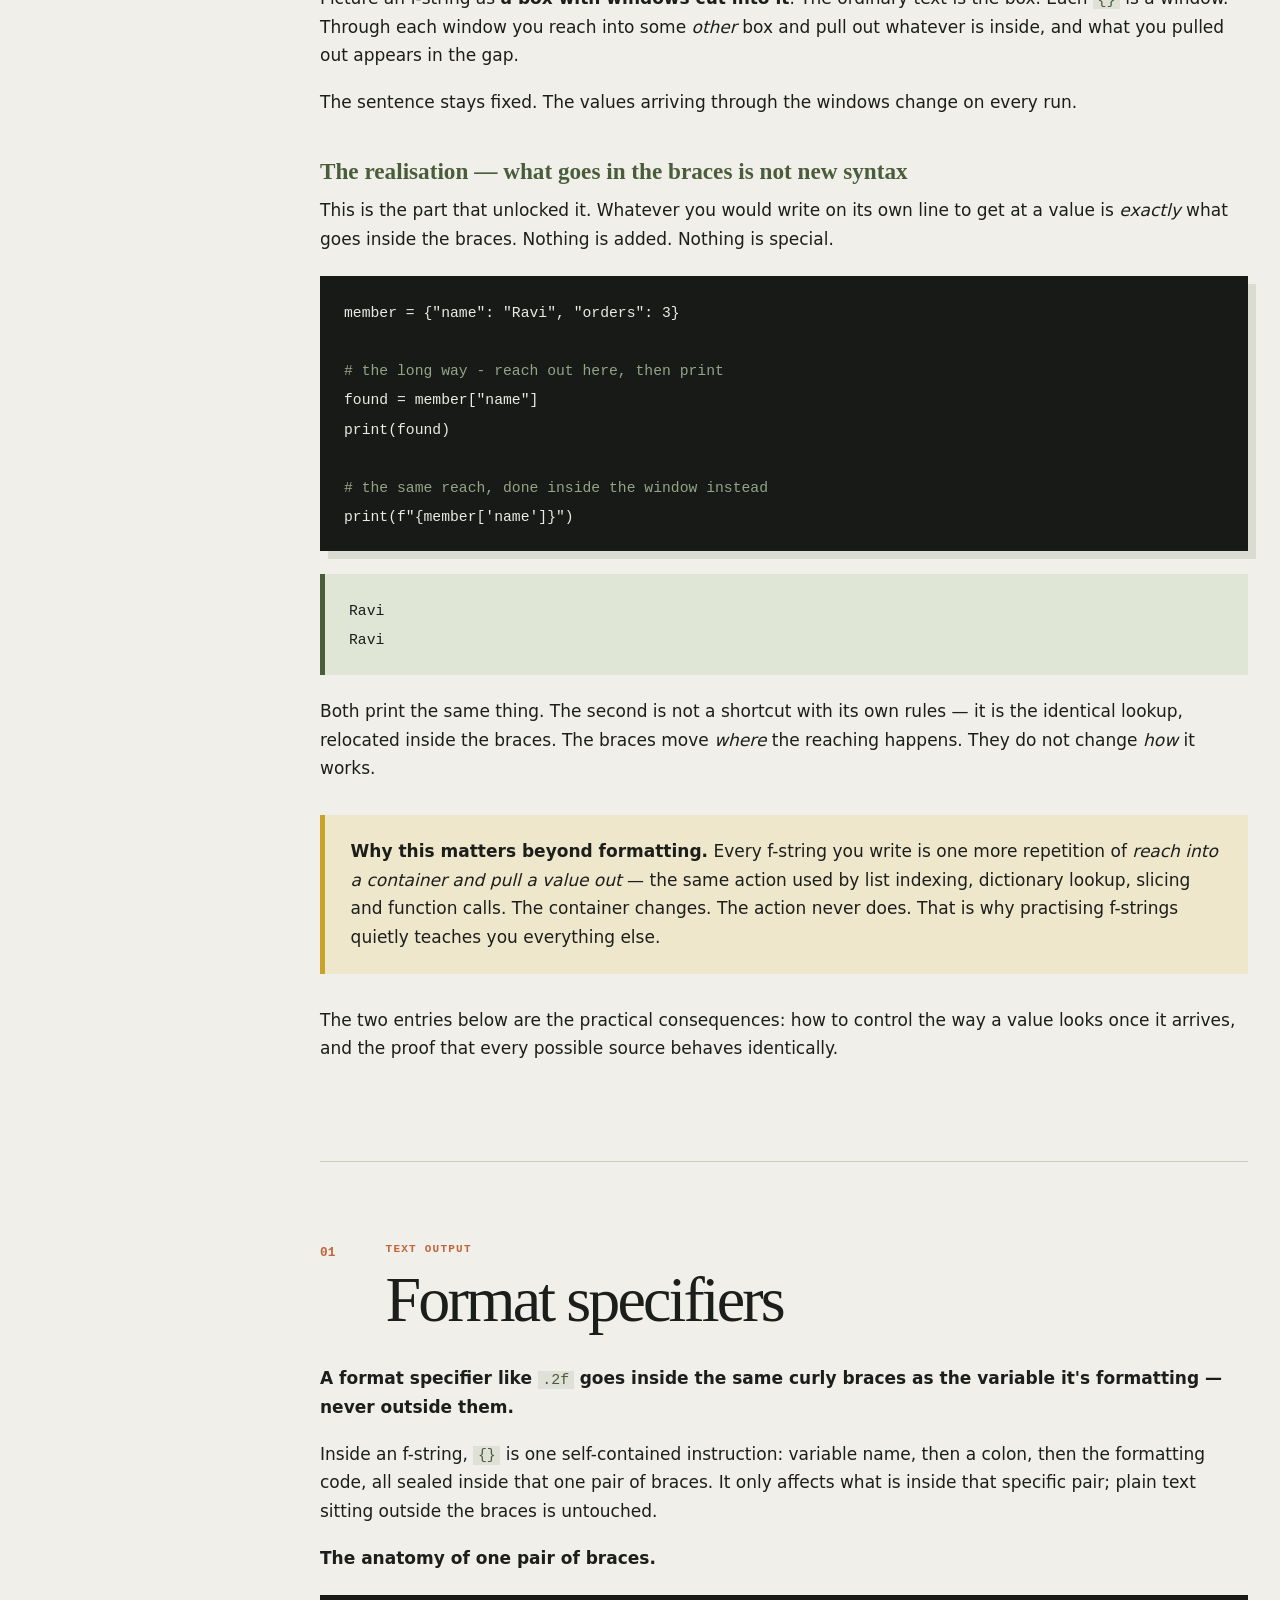
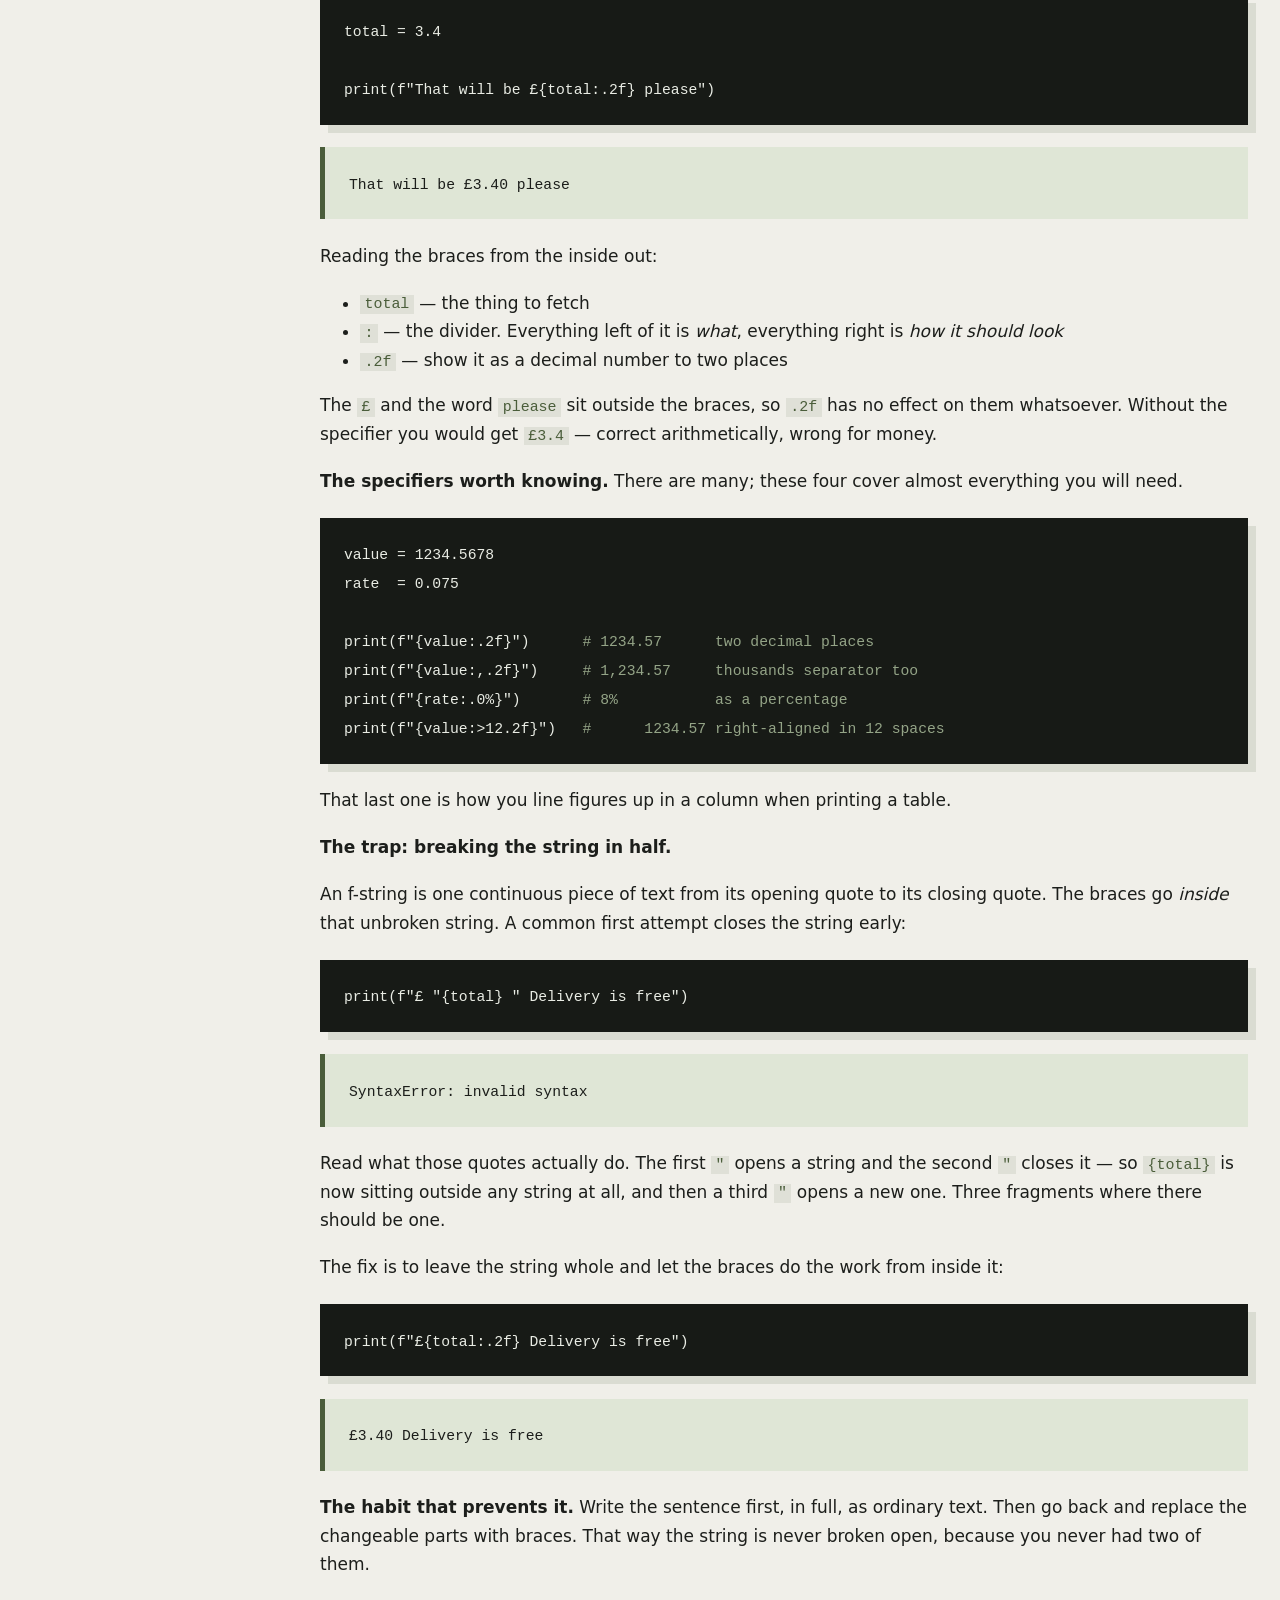
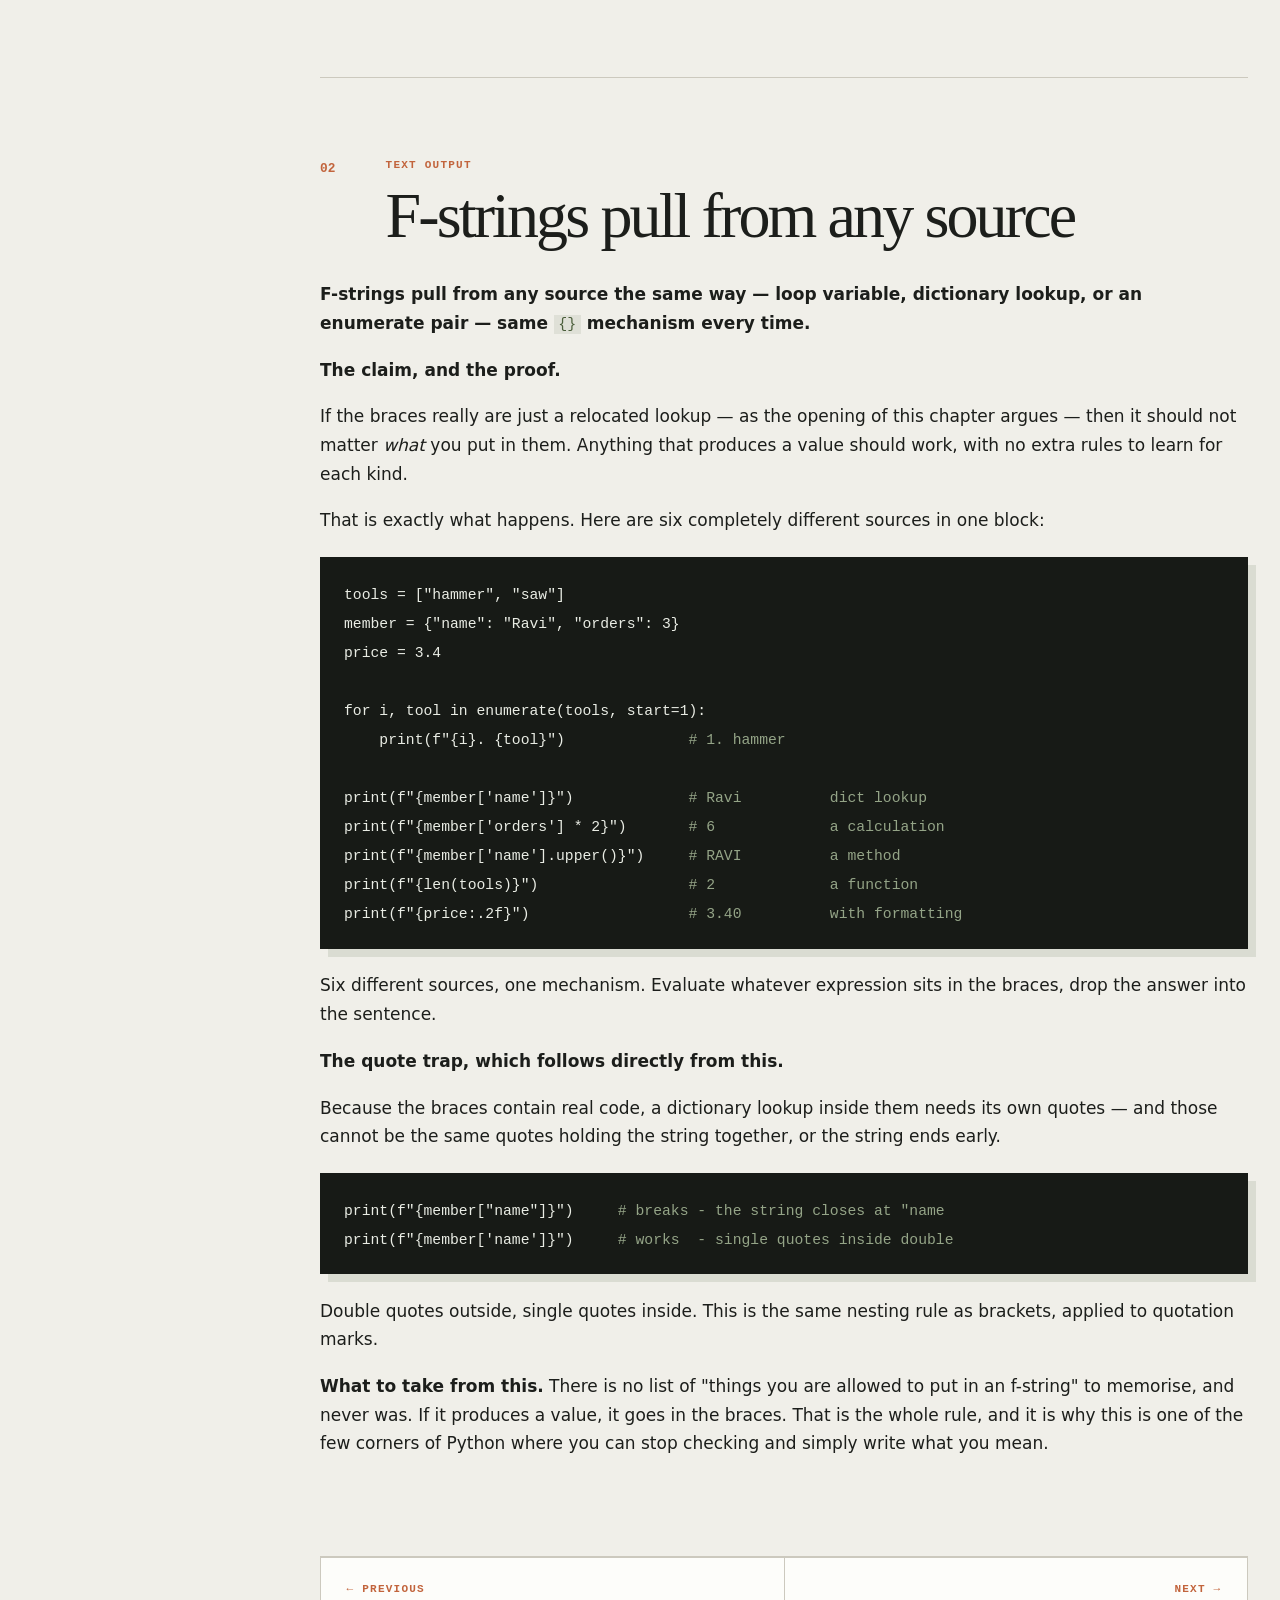
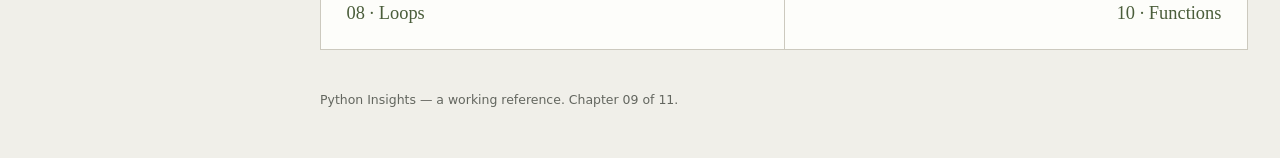
<file: 09-text-output.html>
<!doctype html>
<html lang="en-GB">
<head>
<meta charset="utf-8">
<meta name="viewport" content="width=device-width, initial-scale=1">
<title>Text output &middot; Python Insights</title>
<link rel="stylesheet" href="assets/lesson-guide.css">
</head>
<body>
<a class="skip" href="#content">Skip to content</a>
<aside class="rail" aria-label="Guide navigation">
  <div class="brand"><a class="brand-mark brand-home" href="index.html" aria-label="Back to the overview"><span aria-hidden="true">f" "</span></a><div><p class="eyebrow">Python insights</p><p class="brand-name">Text output</p></div></div>
  <nav class="section-nav" aria-label="On this page"><ol>
    <li><a href="#why-f-strings"><span>00</span> Why f-strings are worth the attention</a></li>
    <li><a href="#format-specifiers"><span>01</span> Format specifiers</a></li><li><a href="#f-strings-pull-from-any-source"><span>02</span> F-strings pull from any source</a></li>
  </ol></nav>
  <nav class="course-nav" aria-label="Chapters">
    <p>Chapters</p>
    <ol>
      <li><a href="index.html"><span>00</span> Overview</a></li>
      <li><a href="01-reading-and-planning-code.html"><span>01</span> Reading and planning code</a></li>
      <li><a href="02-symbols-and-punctuation.html"><span>02</span> Symbols and punctuation</a></li>
      <li><a href="03-words.html"><span>03</span> Words</a></li>
      <li><a href="04-values-and-conversion.html"><span>04</span> Values and conversion</a></li>
      <li><a href="05-naming.html"><span>05</span> Naming</a></li>
      <li><a href="06-decisions.html"><span>06</span> Decisions</a></li>
      <li><a href="07-collections.html"><span>07</span> Collections</a></li>
      <li><a href="08-loops.html"><span>08</span> Loops</a></li>
      <li><a href="09-text-output.html" aria-current="page"><span>09</span> Text output</a></li>
      <li><a href="10-functions.html"><span>10</span> Functions</a></li>
      <li><a href="11-decorators.html"><span>11</span> Decorators</a></li>
    </ol>
  </nav>
  <div class="rail-note"><p><strong>A working reference.</strong></p><p>Open the chapter you are stuck in. Not written to be read cover to cover.</p><a class="rail-tidy" href="https://github.com/TidyWeb" target="_blank" rel="noopener"><img src="assets/tidyweb_logo_basalt_gold_transparent.png" alt=""><span><strong>TidyWeb</strong><small>View this project on GitHub</small></span></a></div>
</aside>
<main id="content">
  <header class="hero">
    <div><p class="eyebrow">Chapter 09</p><h1 class="intro-title"><span>Text output</span></h1><p class="lede">F-strings &mdash; pulling values into a sentence and controlling how they look.</p></div>
    <div class="hero-index"><strong>09</strong><span>chapter</span></div>
  </header>

  <section class="lesson" id="why-f-strings">
    <div class="lesson-head"><p class="lesson-no">00</p><div><p class="eyebrow">Text output</p><h2>Why f-strings are worth the attention</h2></div></div>
    
    <p class="thesis">Of everything in this reference, this is the chapter I would ask you to read even if you came here for something else.</p>

    <div class="author-note future-note">
      <p>F-strings are the one that opened the door for me. They were the first place where the whole boxes-inside-boxes idea stopped being an abstraction and became something I could watch happening on a single line &mdash; and once it did, a good deal of the rest of Python stopped feeling like a pile of unrelated rules and started looking like one idea repeated.</p>
      <p>I had been treating string formatting as a cosmetic thing, a way of tidying up output. It is not. It is the same reaching-into-containers action as everything else, just done somewhere you can see it clearly.</p>
    </div>

    <h3>What an f-string actually is</h3>
    <p>Put an <code>f</code> immediately before a string and Python will treat any curly braces inside it as live instructions rather than as ordinary characters.</p>

    <div class="code-block"><code>name = "Ravi"

print(f"Good morning {name}")</code></div>
    <div class="code-block code-block--out"><code>Good morning Ravi</code></div>

    <p>Without the <code>f</code>, that line prints the word <code>{name}</code> exactly as typed, braces and all. The <code>f</code> is what makes the braces mean something.</p>

    <h3>A box with windows cut into it</h3>
    <p>Picture an f-string as <strong>a box with windows cut into it</strong>. The ordinary text is the box. Each <code>{}</code> is a window. Through each window you reach into some <em>other</em> box and pull out whatever is inside, and what you pulled out appears in the gap.</p>

    <p>The sentence stays fixed. The values arriving through the windows change on every run.</p>

    <h3>The realisation &mdash; what goes in the braces is not new syntax</h3>
    <p>This is the part that unlocked it. Whatever you would write on its own line to get at a value is <em>exactly</em> what goes inside the braces. Nothing is added. Nothing is special.</p>

    <div class="code-block"><code>member = {"name": "Ravi", "orders": 3}

<span class="code-comment"># the long way - reach out here, then print</span>
found = member["name"]
print(found)

<span class="code-comment"># the same reach, done inside the window instead</span>
print(f"{member['name']}")</code></div>
    <div class="code-block code-block--out"><code>Ravi
Ravi</code></div>

    <p>Both print the same thing. The second is not a shortcut with its own rules &mdash; it is the identical lookup, relocated inside the braces. The braces move <em>where</em> the reaching happens. They do not change <em>how</em> it works.</p>

    <div class="callout callout--amber"><p><strong>Why this matters beyond formatting.</strong> Every f-string you write is one more repetition of <em>reach into a container and pull a value out</em> &mdash; the same action used by list indexing, dictionary lookup, slicing and function calls. The container changes. The action never does. That is why practising f-strings quietly teaches you everything else.</p></div>

    <p>The two entries below are the practical consequences: how to control the way a value looks once it arrives, and the proof that every possible source behaves identically.</p>

  </section>
  <section class="lesson" id="format-specifiers">
    <div class="lesson-head"><p class="lesson-no">01</p><div><p class="eyebrow">Text output</p><h2>Format specifiers</h2></div></div>
    <p><strong>A format specifier like <code>.2f</code> goes inside the same curly braces as the variable it's formatting — never outside them.</strong></p>
<p>Inside an f-string, <code>{}</code> is one self-contained instruction: variable name, then a colon, then the formatting code, all sealed inside that one pair of braces. It only affects what is inside that specific pair; plain text sitting outside the braces is untouched.</p>
<p><strong>The anatomy of one pair of braces.</strong></p>
<div class="code-block"><code>total = 3.4

print(f"That will be £{total:.2f} please")</code></div>
<div class="code-block code-block--out"><code>That will be £3.40 please</code></div>
<p>Reading the braces from the inside out:</p>
<ul><li><code>total</code> — the thing to fetch</li><li><code>:</code> — the divider. Everything left of it is <em>what</em>, everything right is <em>how it should look</em></li><li><code>.2f</code> — show it as a decimal number to two places</li></ul>
<p>The <code>£</code> and the word <code>please</code> sit outside the braces, so <code>.2f</code> has no effect on them whatsoever. Without the specifier you would get <code>£3.4</code> — correct arithmetically, wrong for money.</p>
<p><strong>The specifiers worth knowing.</strong> There are many; these four cover almost everything you will need.</p>
<div class="code-block"><code>value = 1234.5678
rate  = 0.075

print(f"{value:.2f}")      <span class="code-comment"># 1234.57      two decimal places</span>
print(f"{value:,.2f}")     <span class="code-comment"># 1,234.57     thousands separator too</span>
print(f"{rate:.0%}")       <span class="code-comment"># 8%           as a percentage</span>
print(f"{value:&gt;12.2f}")   <span class="code-comment">#      1234.57 right-aligned in 12 spaces</span></code></div>
<p>That last one is how you line figures up in a column when printing a table.</p>
<p><strong>The trap: breaking the string in half.</strong></p>
<p>An f-string is one continuous piece of text from its opening quote to its closing quote. The braces go <em>inside</em> that unbroken string. A common first attempt closes the string early:</p>
<div class="code-block"><code>print(f"£ "{total} " Delivery is free")</code></div>
<div class="code-block code-block--out"><code>SyntaxError: invalid syntax</code></div>
<p>Read what those quotes actually do. The first <code>"</code> opens a string and the second <code>"</code> closes it — so <code>{total}</code> is now sitting outside any string at all, and then a third <code>"</code> opens a new one. Three fragments where there should be one.</p>
<p>The fix is to leave the string whole and let the braces do the work from inside it:</p>
<div class="code-block"><code>print(f"£{total:.2f} Delivery is free")</code></div>
<div class="code-block code-block--out"><code>£3.40 Delivery is free</code></div>
<p><strong>The habit that prevents it.</strong> Write the sentence first, in full, as ordinary text. Then go back and replace the changeable parts with braces. That way the string is never broken open, because you never had two of them.</p>
  </section>
  <section class="lesson" id="f-strings-pull-from-any-source">
    <div class="lesson-head"><p class="lesson-no">02</p><div><p class="eyebrow">Text output</p><h2>F-strings pull from any source</h2></div></div>
    <p><strong>F-strings pull from any source the same way — loop variable, dictionary lookup, or an enumerate pair — same <code>{}</code> mechanism every time.</strong></p>
<p><strong>The claim, and the proof.</strong></p>
<p>If the braces really are just a relocated lookup — as the opening of this chapter argues — then it should not matter <em>what</em> you put in them. Anything that produces a value should work, with no extra rules to learn for each kind.</p>
<p>That is exactly what happens. Here are six completely different sources in one block:</p>
<div class="code-block"><code>tools = ["hammer", "saw"]
member = {"name": "Ravi", "orders": 3}
price = 3.4

for i, tool in enumerate(tools, start=1):
    print(f"{i}. {tool}")              <span class="code-comment"># 1. hammer</span>

print(f"{member['name']}")             <span class="code-comment"># Ravi          dict lookup</span>
print(f"{member['orders'] * 2}")       <span class="code-comment"># 6             a calculation</span>
print(f"{member['name'].upper()}")     <span class="code-comment"># RAVI          a method</span>
print(f"{len(tools)}")                 <span class="code-comment"># 2             a function</span>
print(f"{price:.2f}")                  <span class="code-comment"># 3.40          with formatting</span></code></div>
<p>Six different sources, one mechanism. Evaluate whatever expression sits in the braces, drop the answer into the sentence.</p>
<p><strong>The quote trap, which follows directly from this.</strong></p>
<p>Because the braces contain real code, a dictionary lookup inside them needs its own quotes — and those cannot be the same quotes holding the string together, or the string ends early.</p>
<div class="code-block"><code>print(f"{member["name"]}")     <span class="code-comment"># breaks - the string closes at "name</span>
print(f"{member['name']}")     <span class="code-comment"># works  - single quotes inside double</span></code></div>
<p>Double quotes outside, single quotes inside. This is the same nesting rule as brackets, applied to quotation marks.</p>
<p><strong>What to take from this.</strong> There is no list of "things you are allowed to put in an f-string" to memorise, and never was. If it produces a value, it goes in the braces. That is the whole rule, and it is why this is one of the few corners of Python where you can stop checking and simply write what you mean.</p>
  </section>
  <nav class="chapter-nav" aria-label="Previous and next chapter"><a class="chap-prev" href="08-loops.html"><span>&#8592; Previous</span><strong>08 &middot; Loops</strong></a><a class="chap-next" href="10-functions.html"><span>Next &#8594;</span><strong>10 &middot; Functions</strong></a></nav>
  <footer>
    <p>Python Insights &mdash; a working reference. Chapter 09 of 11.</p>
  </footer>
</main>
</body>
</html>
</file>
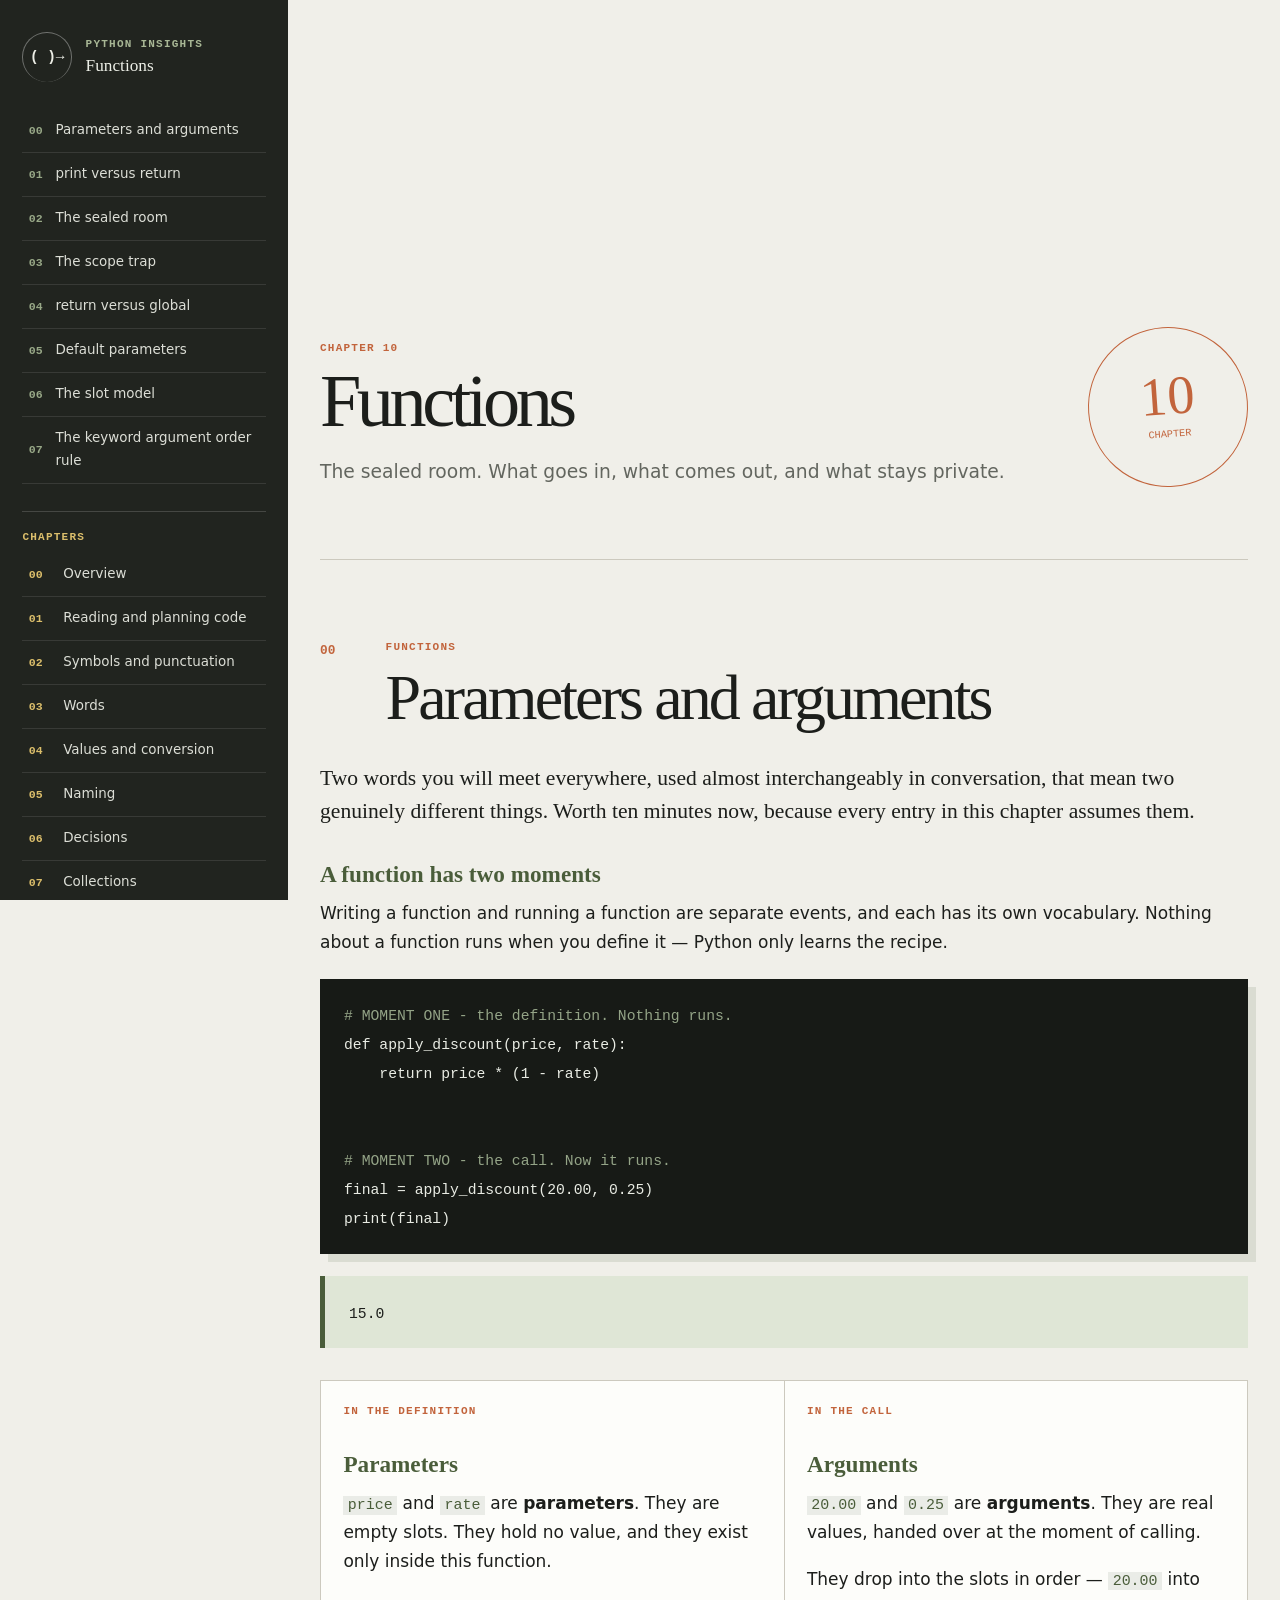
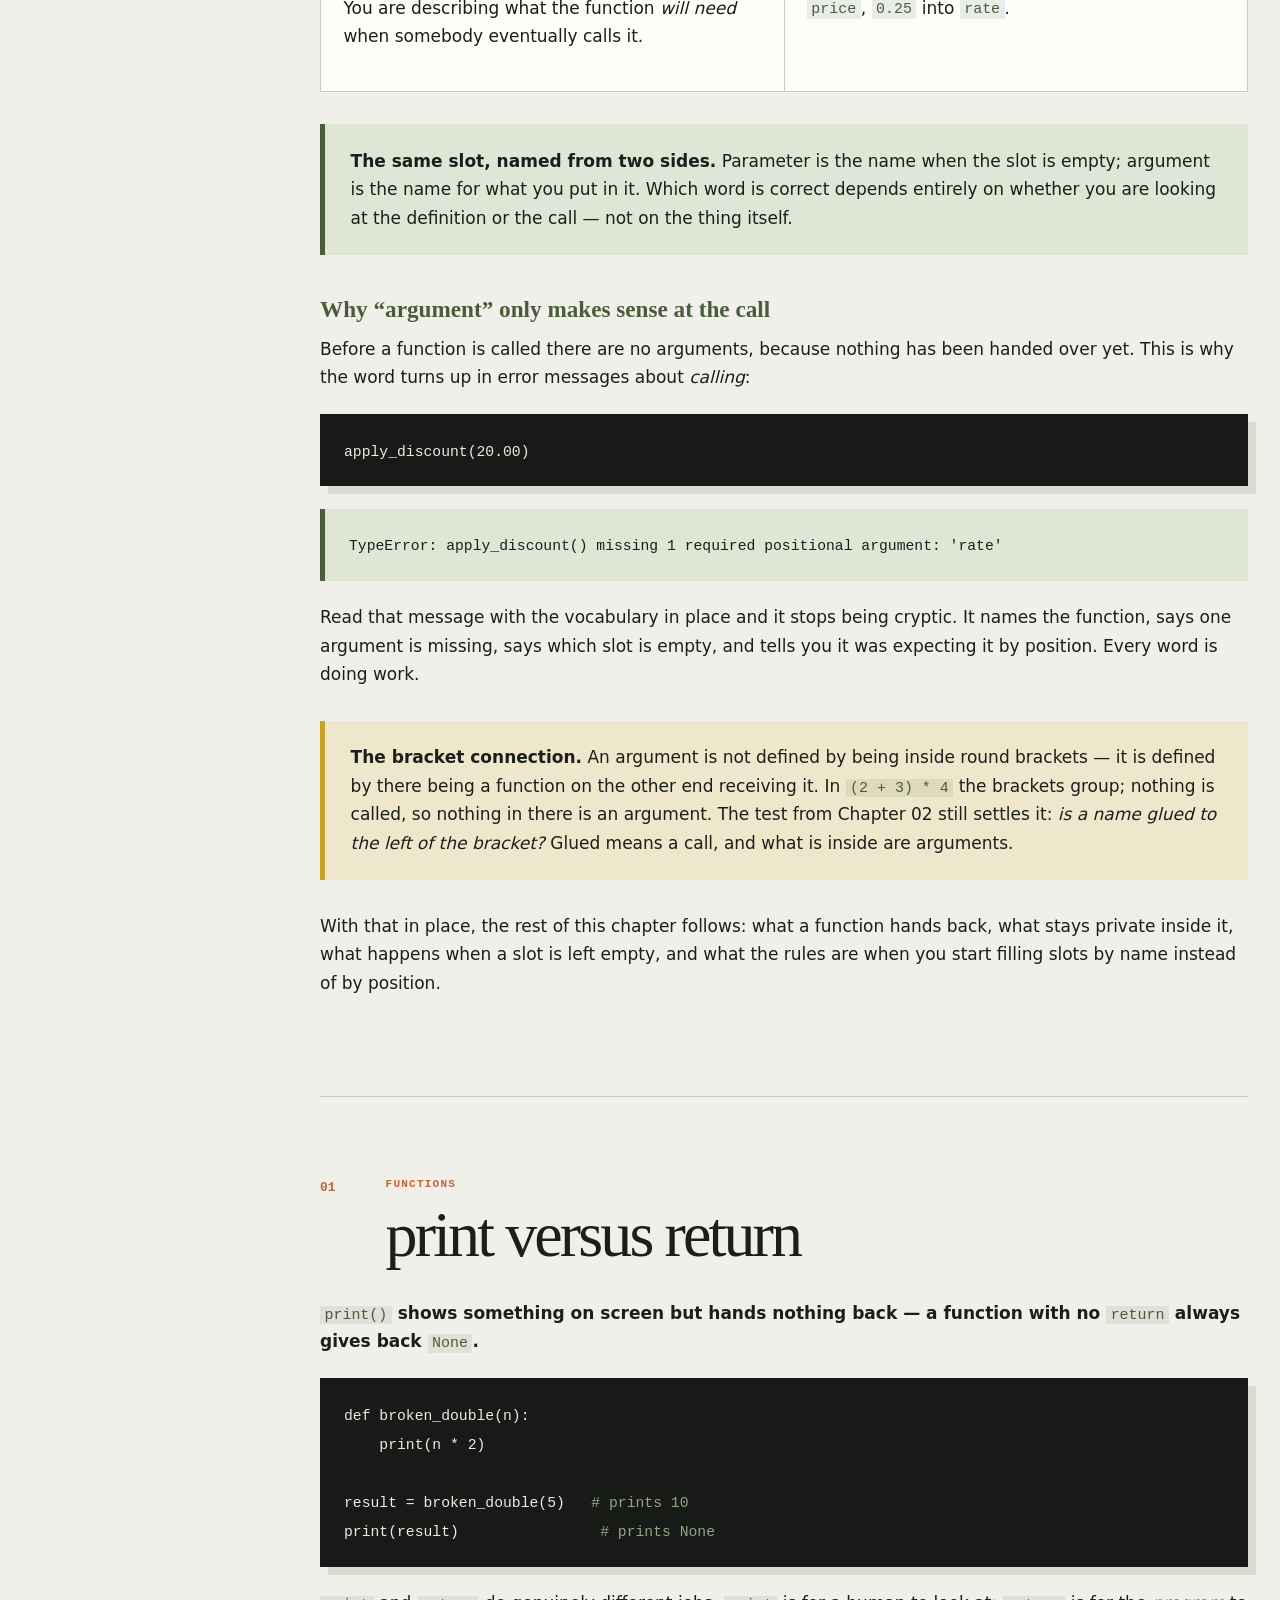
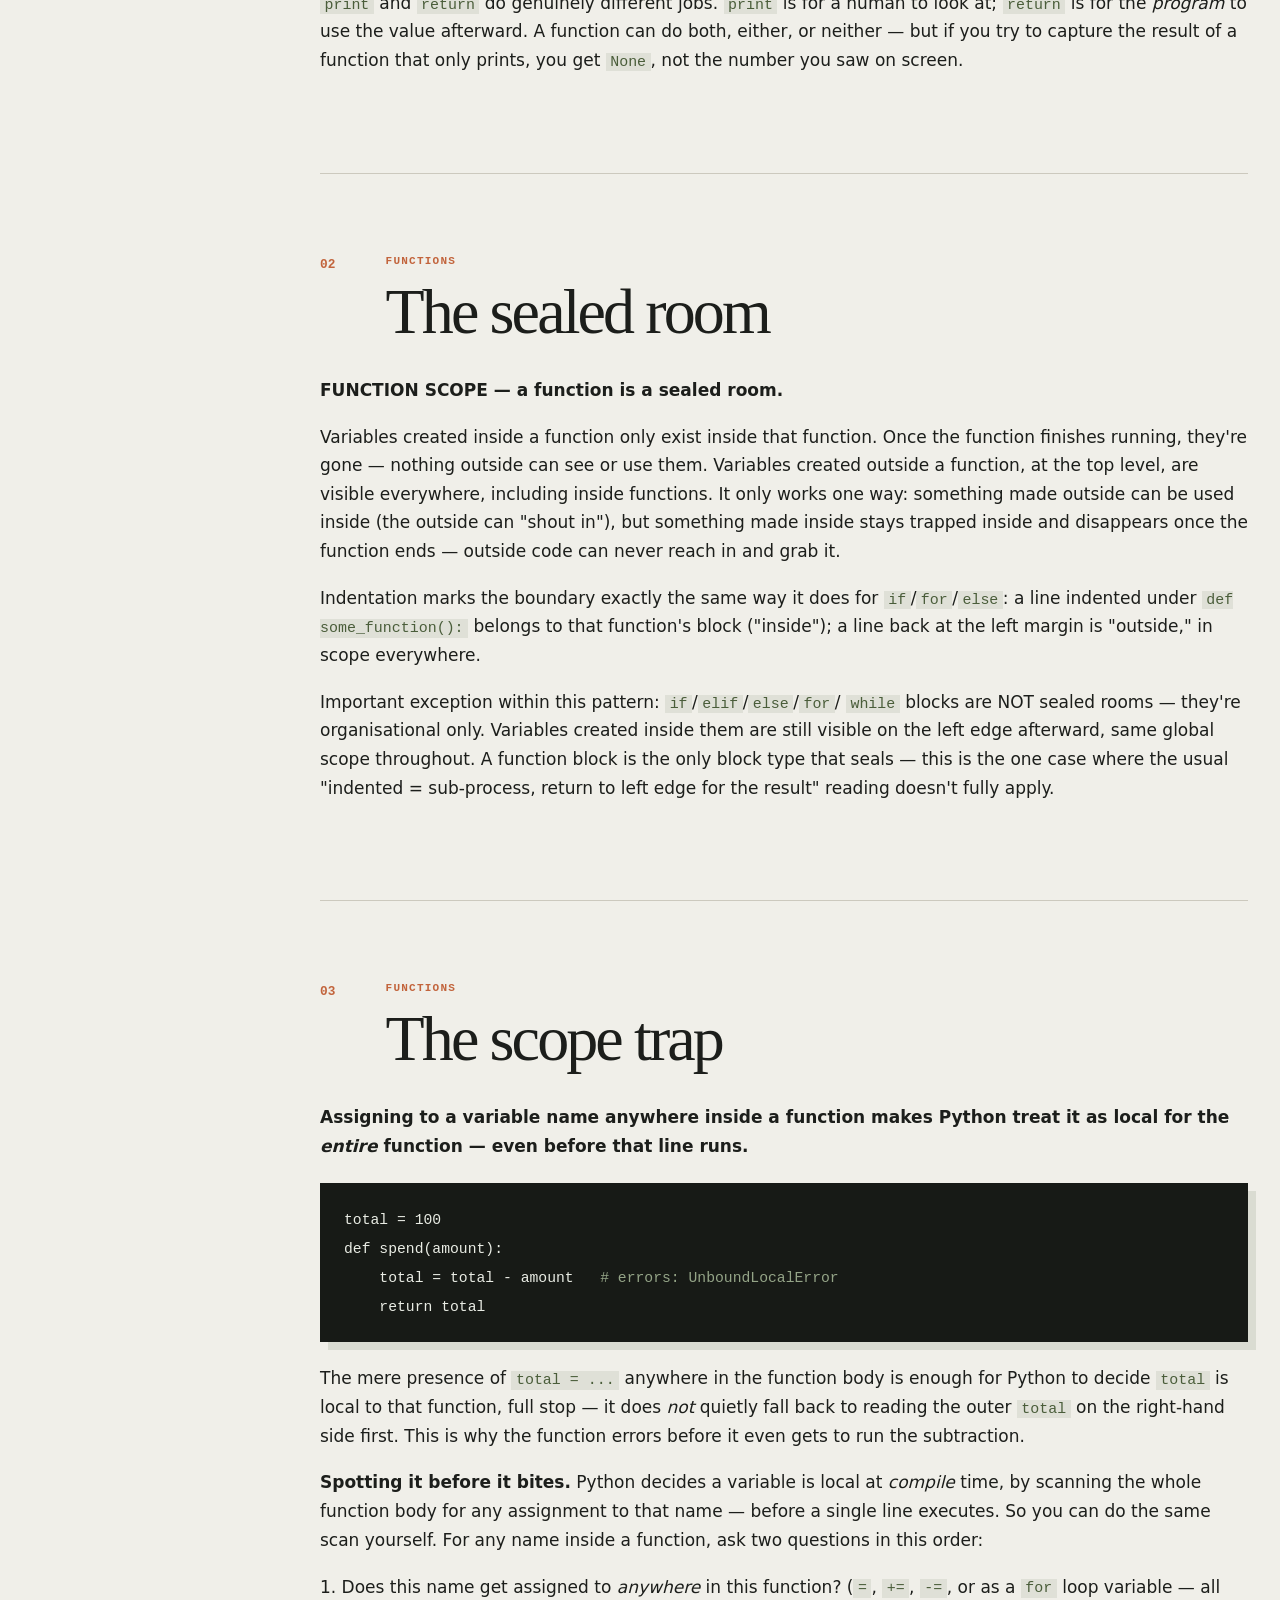
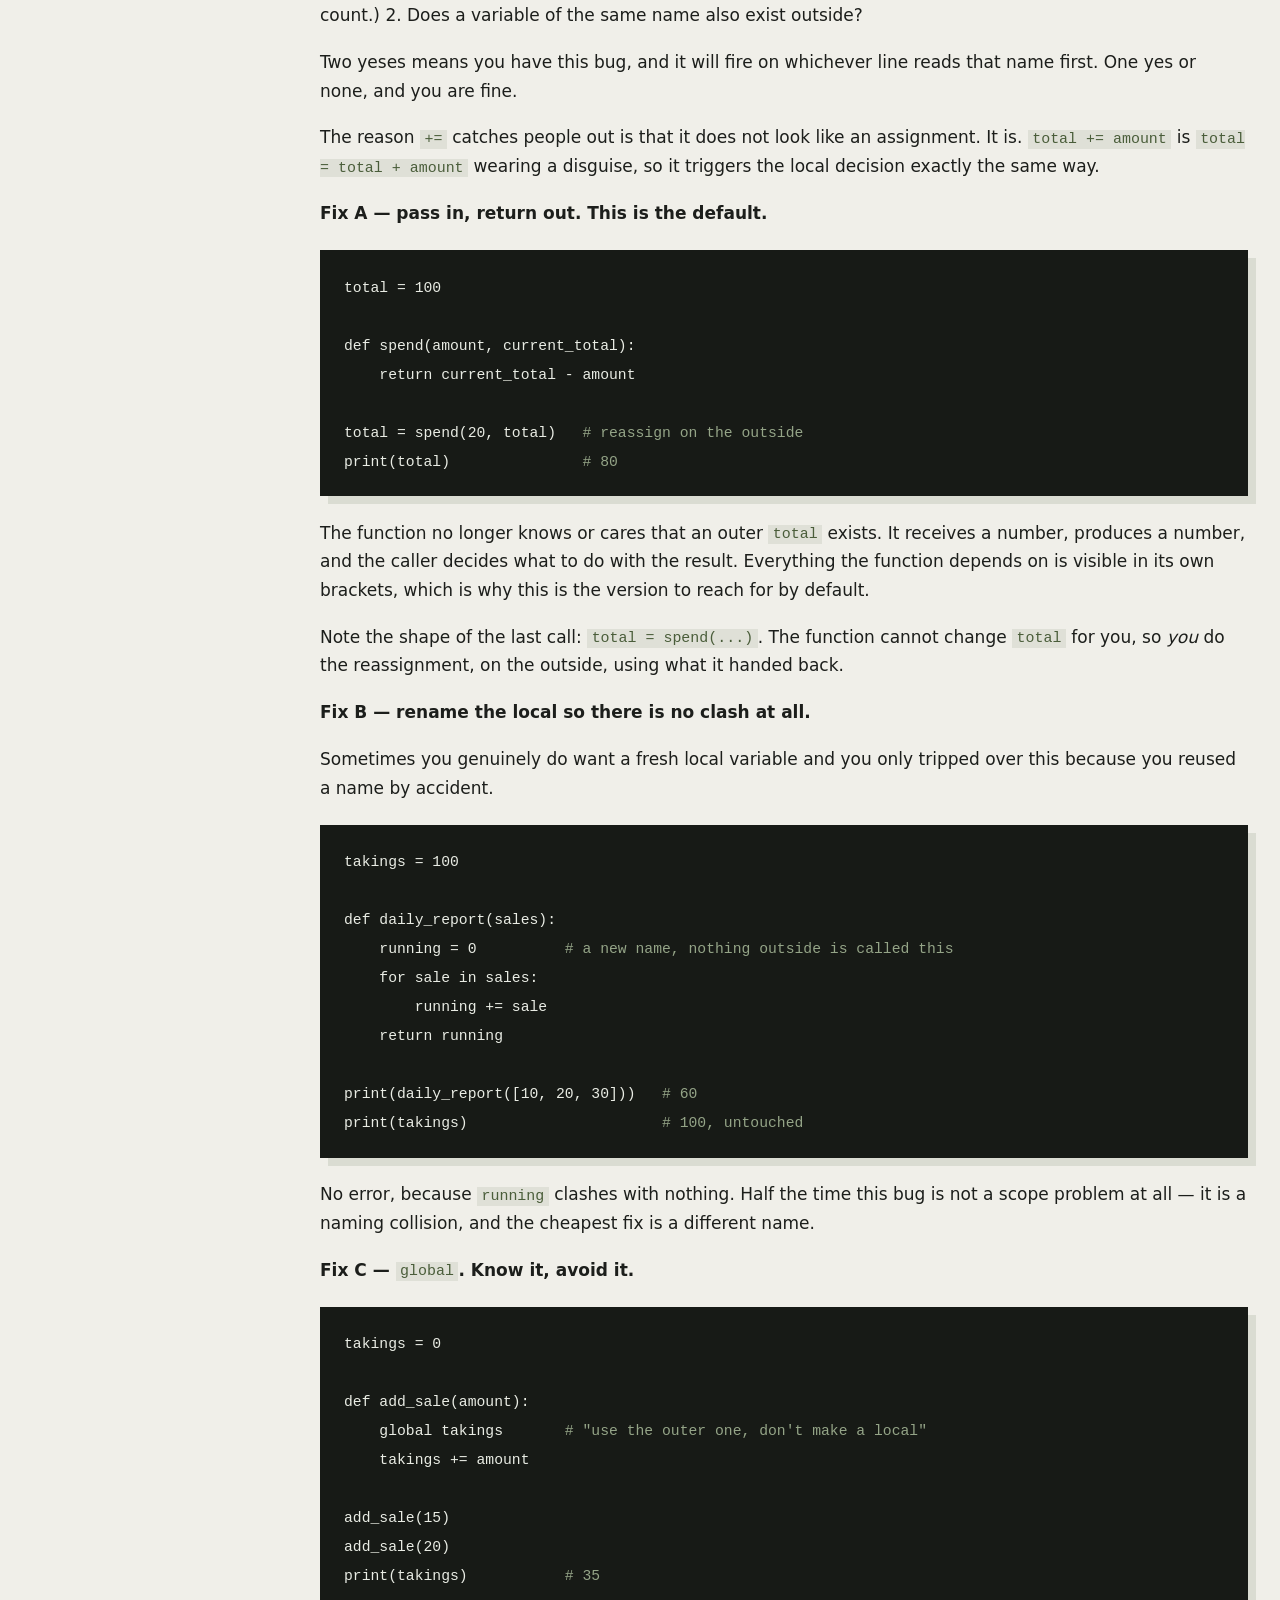
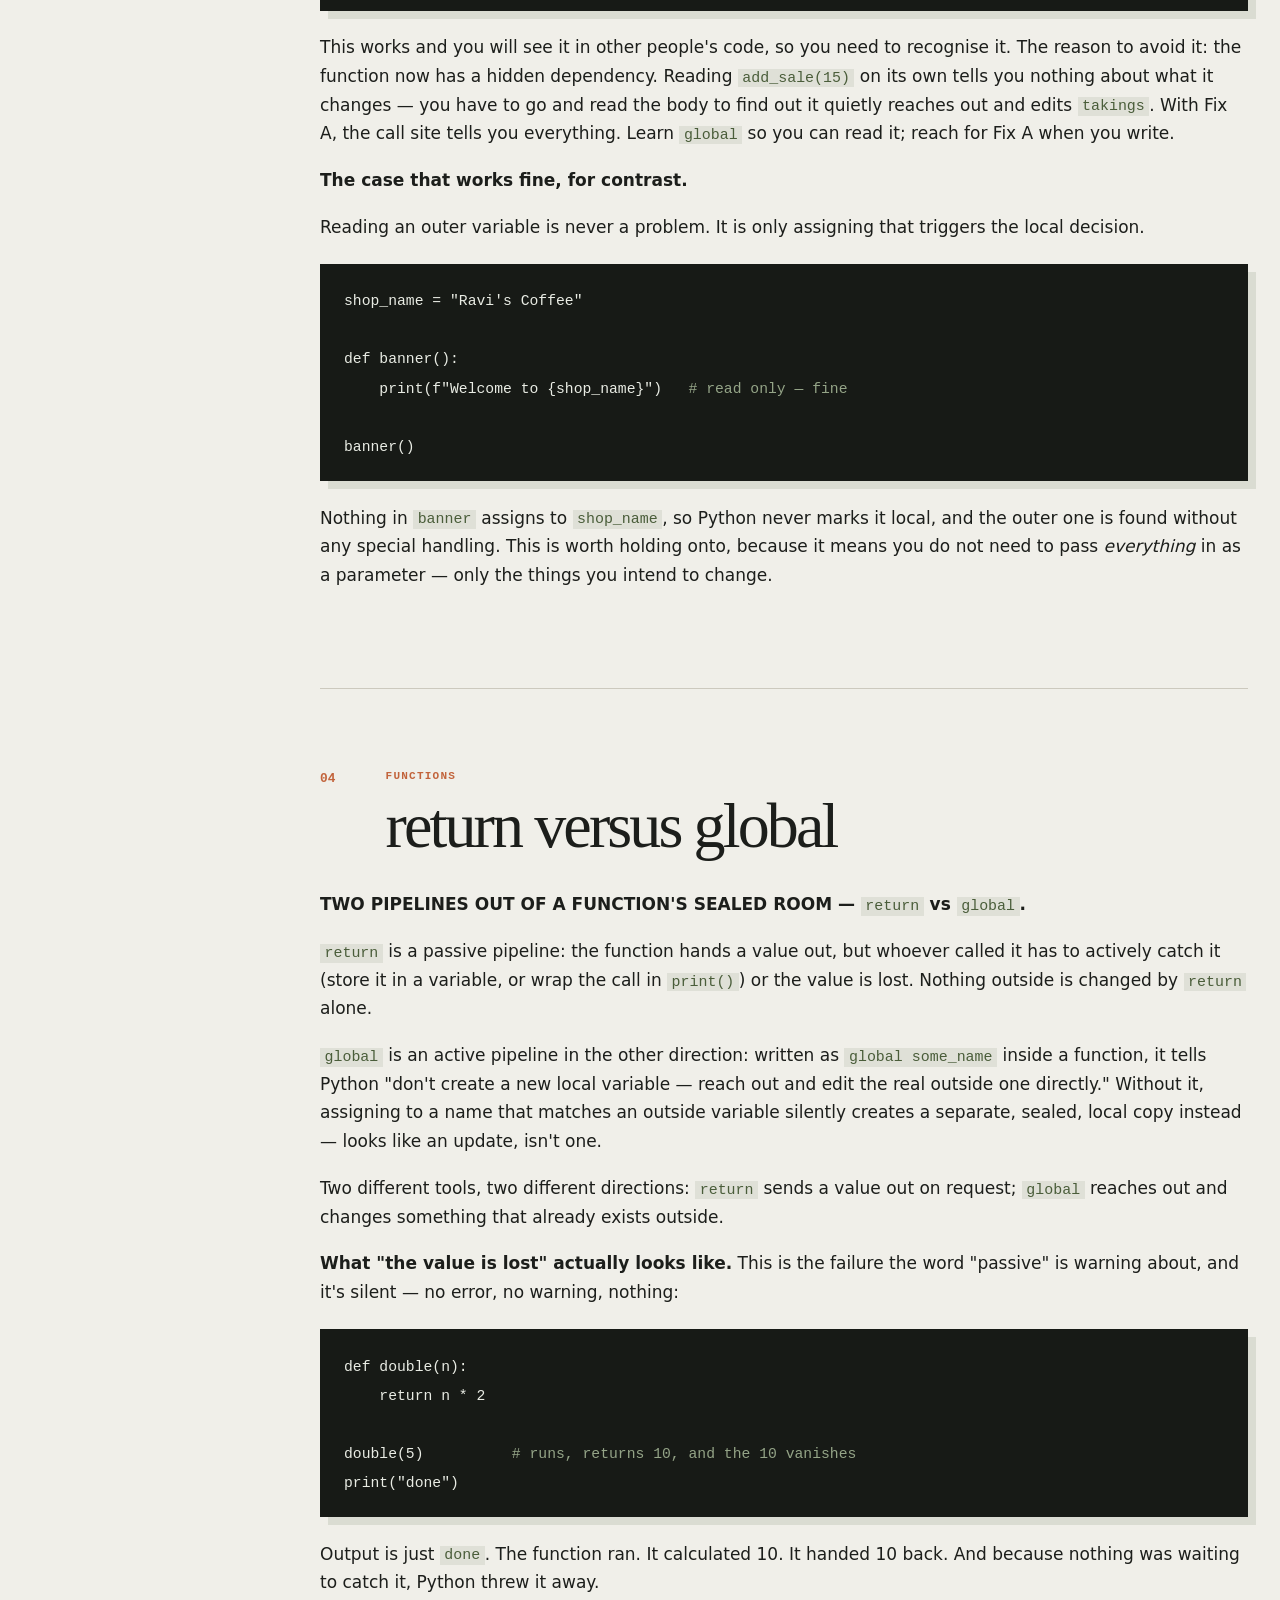
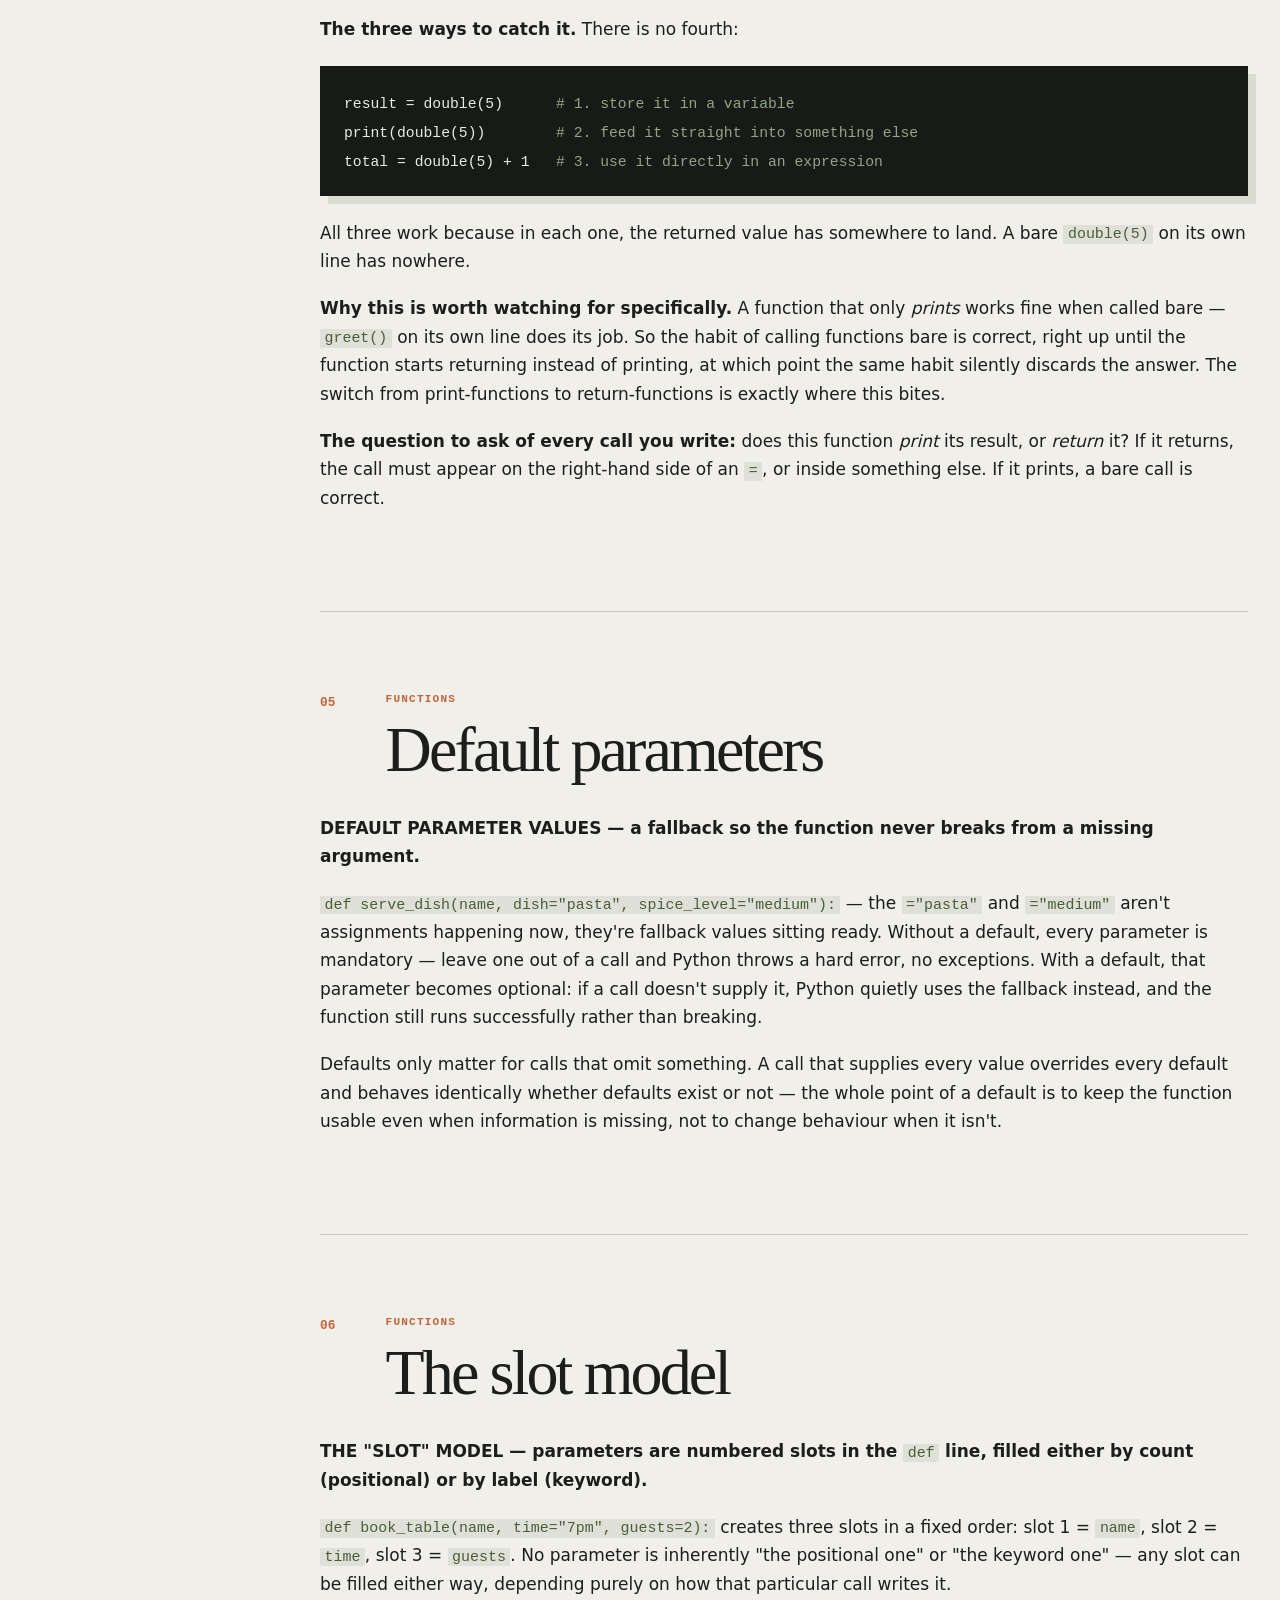
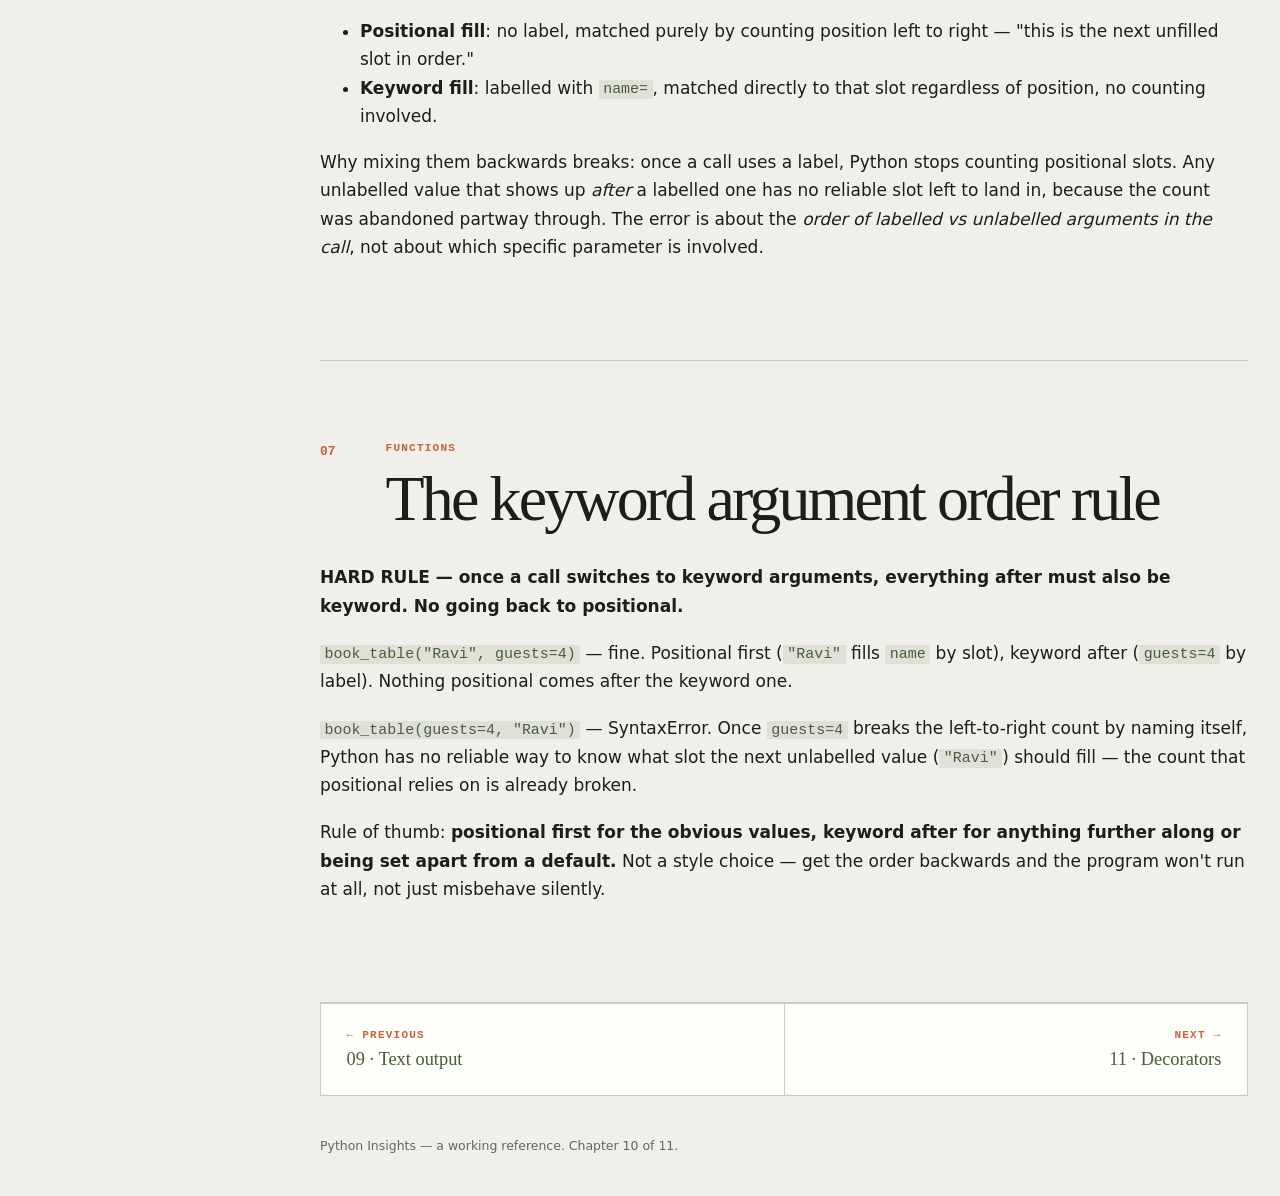
<file: 10-functions.html>
<!doctype html>
<html lang="en-GB">
<head>
<meta charset="utf-8">
<meta name="viewport" content="width=device-width, initial-scale=1">
<title>Functions &middot; Python Insights</title>
<link rel="stylesheet" href="assets/lesson-guide.css">
</head>
<body>
<a class="skip" href="#content">Skip to content</a>
<aside class="rail" aria-label="Guide navigation">
  <div class="brand"><a class="brand-mark brand-home" href="index.html" aria-label="Back to the overview"><span aria-hidden="true">( )&#8594;</span></a><div><p class="eyebrow">Python insights</p><p class="brand-name">Functions</p></div></div>
  <nav class="section-nav" aria-label="On this page"><ol>
    <li><a href="#parameters-and-arguments"><span>00</span> Parameters and arguments</a></li>
    <li><a href="#print-versus-return"><span>01</span> print versus return</a></li><li><a href="#the-sealed-room"><span>02</span> The sealed room</a></li><li><a href="#the-scope-trap"><span>03</span> The scope trap</a></li><li><a href="#return-versus-global"><span>04</span> return versus global</a></li><li><a href="#default-parameters"><span>05</span> Default parameters</a></li><li><a href="#the-slot-model"><span>06</span> The slot model</a></li><li><a href="#the-keyword-argument-order-rule"><span>07</span> The keyword argument order rule</a></li>
  </ol></nav>
  <nav class="course-nav" aria-label="Chapters">
    <p>Chapters</p>
    <ol>
      <li><a href="index.html"><span>00</span> Overview</a></li>
      <li><a href="01-reading-and-planning-code.html"><span>01</span> Reading and planning code</a></li>
      <li><a href="02-symbols-and-punctuation.html"><span>02</span> Symbols and punctuation</a></li>
      <li><a href="03-words.html"><span>03</span> Words</a></li>
      <li><a href="04-values-and-conversion.html"><span>04</span> Values and conversion</a></li>
      <li><a href="05-naming.html"><span>05</span> Naming</a></li>
      <li><a href="06-decisions.html"><span>06</span> Decisions</a></li>
      <li><a href="07-collections.html"><span>07</span> Collections</a></li>
      <li><a href="08-loops.html"><span>08</span> Loops</a></li>
      <li><a href="09-text-output.html"><span>09</span> Text output</a></li>
      <li><a href="10-functions.html" aria-current="page"><span>10</span> Functions</a></li>
      <li><a href="11-decorators.html"><span>11</span> Decorators</a></li>
    </ol>
  </nav>
  <div class="rail-note"><p><strong>A working reference.</strong></p><p>Open the chapter you are stuck in. Not written to be read cover to cover.</p><a class="rail-tidy" href="https://github.com/TidyWeb" target="_blank" rel="noopener"><img src="assets/tidyweb_logo_basalt_gold_transparent.png" alt=""><span><strong>TidyWeb</strong><small>View this project on GitHub</small></span></a></div>
</aside>
<main id="content">
  <header class="hero">
    <div><p class="eyebrow">Chapter 10</p><h1 class="intro-title"><span>Functions</span></h1><p class="lede">The sealed room. What goes in, what comes out, and what stays private.</p></div>
    <div class="hero-index"><strong>10</strong><span>chapter</span></div>
  </header>

  <section class="lesson" id="parameters-and-arguments">
    <div class="lesson-head"><p class="lesson-no">00</p><div><p class="eyebrow">Functions</p><h2>Parameters and arguments</h2></div></div>
    
    <p class="thesis">Two words you will meet everywhere, used almost interchangeably in conversation, that mean two genuinely different things. Worth ten minutes now, because every entry in this chapter assumes them.</p>

    <h3>A function has two moments</h3>
    <p>Writing a function and running a function are separate events, and each has its own vocabulary. Nothing about a function runs when you define it &mdash; Python only learns the recipe.</p>

    <div class="code-block"><code><span class="code-comment"># MOMENT ONE - the definition. Nothing runs.</span>
def apply_discount(price, rate):
    return price * (1 - rate)


<span class="code-comment"># MOMENT TWO - the call. Now it runs.</span>
final = apply_discount(20.00, 0.25)
print(final)</code></div>
    <div class="code-block code-block--out"><code>15.0</code></div>

    <div class="versus">
      <article>
        <p class="card-label">In the definition</p>
        <h3>Parameters</h3>
        <p><code>price</code> and <code>rate</code> are <strong>parameters</strong>. They are empty slots. They hold no value, and they exist only inside this function.</p>
        <p>You are describing what the function <em>will need</em> when somebody eventually calls it.</p>
      </article>
      <article>
        <p class="card-label">In the call</p>
        <h3>Arguments</h3>
        <p><code>20.00</code> and <code>0.25</code> are <strong>arguments</strong>. They are real values, handed over at the moment of calling.</p>
        <p>They drop into the slots in order &mdash; <code>20.00</code> into <code>price</code>, <code>0.25</code> into <code>rate</code>.</p>
      </article>
    </div>

    <div class="callout"><p><strong>The same slot, named from two sides.</strong> Parameter is the name when the slot is empty; argument is the name for what you put in it. Which word is correct depends entirely on whether you are looking at the definition or the call &mdash; not on the thing itself.</p></div>

    <h3>Why &ldquo;argument&rdquo; only makes sense at the call</h3>
    <p>Before a function is called there are no arguments, because nothing has been handed over yet. This is why the word turns up in error messages about <em>calling</em>:</p>

    <div class="code-block"><code>apply_discount(20.00)</code></div>
    <div class="code-block code-block--out"><code>TypeError: apply_discount() missing 1 required positional argument: 'rate'</code></div>

    <p>Read that message with the vocabulary in place and it stops being cryptic. It names the function, says one argument is missing, says which slot is empty, and tells you it was expecting it by position. Every word is doing work.</p>

    <div class="callout callout--amber"><p><strong>The bracket connection.</strong> An argument is not defined by being inside round brackets &mdash; it is defined by there being a function on the other end receiving it. In <code>(2 + 3) * 4</code> the brackets group; nothing is called, so nothing in there is an argument. The test from Chapter 02 still settles it: <em>is a name glued to the left of the bracket?</em> Glued means a call, and what is inside are arguments.</p></div>

    <p>With that in place, the rest of this chapter follows: what a function hands back, what stays private inside it, what happens when a slot is left empty, and what the rules are when you start filling slots by name instead of by position.</p>

  </section>
  <section class="lesson" id="print-versus-return">
    <div class="lesson-head"><p class="lesson-no">01</p><div><p class="eyebrow">Functions</p><h2>print versus return</h2></div></div>
    <p><strong><code>print()</code> shows something on screen but hands nothing back — a function with no <code>return</code> always gives back <code>None</code>.</strong></p>
<div class="code-block"><code>def broken_double(n):
    print(n * 2)

result = broken_double(5)   <span class="code-comment"># prints 10</span>
print(result)                <span class="code-comment"># prints None</span></code></div>
<p><code>print</code> and <code>return</code> do genuinely different jobs. <code>print</code> is for a human to look at; <code>return</code> is for the <em>program</em> to use the value afterward. A function can do both, either, or neither — but if you try to capture the result of a function that only prints, you get <code>None</code>, not the number you saw on screen.</p>
  </section>
  <section class="lesson" id="the-sealed-room">
    <div class="lesson-head"><p class="lesson-no">02</p><div><p class="eyebrow">Functions</p><h2>The sealed room</h2></div></div>
    <p><strong>FUNCTION SCOPE — a function is a sealed room.</strong></p>
<p>Variables created inside a function only exist inside that function. Once the function finishes running, they're gone — nothing outside can see or use them. Variables created outside a function, at the top level, are visible everywhere, including inside functions. It only works one way: something made outside can be used inside (the outside can "shout in"), but something made inside stays trapped inside and disappears once the function ends — outside code can never reach in and grab it.</p>
<p>Indentation marks the boundary exactly the same way it does for <code>if</code>/<code>for</code>/<code>else</code>: a line indented under <code>def some_function():</code> belongs to that function's block ("inside"); a line back at the left margin is "outside," in scope everywhere.</p>
<p>Important exception within this pattern: <code>if</code>/<code>elif</code>/<code>else</code>/<code>for</code>/ <code>while</code> blocks are NOT sealed rooms — they're organisational only. Variables created inside them are still visible on the left edge afterward, same global scope throughout. A function block is the only block type that seals — this is the one case where the usual "indented = sub-process, return to left edge for the result" reading doesn't fully apply.</p>
  </section>
  <section class="lesson" id="the-scope-trap">
    <div class="lesson-head"><p class="lesson-no">03</p><div><p class="eyebrow">Functions</p><h2>The scope trap</h2></div></div>
    <p><strong>Assigning to a variable name anywhere inside a function makes Python treat it as local for the <em>entire</em> function — even before that line runs.</strong></p>
<div class="code-block"><code>total = 100
def spend(amount):
    total = total - amount   <span class="code-comment"># errors: UnboundLocalError</span>
    return total</code></div>
<p>The mere presence of <code>total = ...</code> anywhere in the function body is enough for Python to decide <code>total</code> is local to that function, full stop — it does <em>not</em> quietly fall back to reading the outer <code>total</code> on the right-hand side first. This is why the function errors before it even gets to run the subtraction.</p>
<p><strong>Spotting it before it bites.</strong> Python decides a variable is local at <em>compile</em> time, by scanning the whole function body for any assignment to that name — before a single line executes. So you can do the same scan yourself. For any name inside a function, ask two questions in this order:</p>
<p>1. Does this name get assigned to <em>anywhere</em> in this function? (<code>=</code>, <code>+=</code>, <code>-=</code>, or as a <code>for</code> loop variable — all count.) 2. Does a variable of the same name also exist outside?</p>
<p>Two yeses means you have this bug, and it will fire on whichever line reads that name first. One yes or none, and you are fine.</p>
<p>The reason <code>+=</code> catches people out is that it does not look like an assignment. It is. <code>total += amount</code> is <code>total = total + amount</code> wearing a disguise, so it triggers the local decision exactly the same way.</p>
<p><strong>Fix A — pass in, return out. This is the default.</strong></p>
<div class="code-block"><code>total = 100

def spend(amount, current_total):
    return current_total - amount

total = spend(20, total)   <span class="code-comment"># reassign on the outside</span>
print(total)               <span class="code-comment"># 80</span></code></div>
<p>The function no longer knows or cares that an outer <code>total</code> exists. It receives a number, produces a number, and the caller decides what to do with the result. Everything the function depends on is visible in its own brackets, which is why this is the version to reach for by default.</p>
<p>Note the shape of the last call: <code>total = spend(...)</code>. The function cannot change <code>total</code> for you, so <em>you</em> do the reassignment, on the outside, using what it handed back.</p>
<p><strong>Fix B — rename the local so there is no clash at all.</strong></p>
<p>Sometimes you genuinely do want a fresh local variable and you only tripped over this because you reused a name by accident.</p>
<div class="code-block"><code>takings = 100

def daily_report(sales):
    running = 0          <span class="code-comment"># a new name, nothing outside is called this</span>
    for sale in sales:
        running += sale
    return running

print(daily_report([10, 20, 30]))   <span class="code-comment"># 60</span>
print(takings)                      <span class="code-comment"># 100, untouched</span></code></div>
<p>No error, because <code>running</code> clashes with nothing. Half the time this bug is not a scope problem at all — it is a naming collision, and the cheapest fix is a different name.</p>
<p><strong>Fix C — <code>global</code>. Know it, avoid it.</strong></p>
<div class="code-block"><code>takings = 0

def add_sale(amount):
    global takings       <span class="code-comment"># "use the outer one, don't make a local"</span>
    takings += amount

add_sale(15)
add_sale(20)
print(takings)           <span class="code-comment"># 35</span></code></div>
<p>This works and you will see it in other people's code, so you need to recognise it. The reason to avoid it: the function now has a hidden dependency. Reading <code>add_sale(15)</code> on its own tells you nothing about what it changes — you have to go and read the body to find out it quietly reaches out and edits <code>takings</code>. With Fix A, the call site tells you everything. Learn <code>global</code> so you can read it; reach for Fix A when you write.</p>
<p><strong>The case that works fine, for contrast.</strong></p>
<p>Reading an outer variable is never a problem. It is only assigning that triggers the local decision.</p>
<div class="code-block"><code>shop_name = "Ravi's Coffee"

def banner():
    print(f"Welcome to {shop_name}")   <span class="code-comment"># read only — fine</span>

banner()</code></div>
<p>Nothing in <code>banner</code> assigns to <code>shop_name</code>, so Python never marks it local, and the outer one is found without any special handling. This is worth holding onto, because it means you do not need to pass <em>everything</em> in as a parameter — only the things you intend to change.</p>
  </section>
  <section class="lesson" id="return-versus-global">
    <div class="lesson-head"><p class="lesson-no">04</p><div><p class="eyebrow">Functions</p><h2>return versus global</h2></div></div>
    <p><strong>TWO PIPELINES OUT OF A FUNCTION'S SEALED ROOM — <code>return</code> vs <code>global</code>.</strong></p>
<p><code>return</code> is a passive pipeline: the function hands a value out, but whoever called it has to actively catch it (store it in a variable, or wrap the call in <code>print()</code>) or the value is lost. Nothing outside is changed by <code>return</code> alone.</p>
<p><code>global</code> is an active pipeline in the other direction: written as <code>global some_name</code> inside a function, it tells Python "don't create a new local variable — reach out and edit the real outside one directly." Without it, assigning to a name that matches an outside variable silently creates a separate, sealed, local copy instead — looks like an update, isn't one.</p>
<p>Two different tools, two different directions: <code>return</code> sends a value out on request; <code>global</code> reaches out and changes something that already exists outside.</p>
<p><strong>What "the value is lost" actually looks like.</strong> This is the failure the word "passive" is warning about, and it's silent — no error, no warning, nothing:</p>
<div class="code-block"><code>def double(n):
    return n * 2

double(5)          <span class="code-comment"># runs, returns 10, and the 10 vanishes</span>
print("done")</code></div>
<p>Output is just <code>done</code>. The function ran. It calculated 10. It handed 10 back. And because nothing was waiting to catch it, Python threw it away.</p>
<p><strong>The three ways to catch it.</strong> There is no fourth:</p>
<div class="code-block"><code>result = double(5)      <span class="code-comment"># 1. store it in a variable</span>
print(double(5))        <span class="code-comment"># 2. feed it straight into something else</span>
total = double(5) + 1   <span class="code-comment"># 3. use it directly in an expression</span></code></div>
<p>All three work because in each one, the returned value has somewhere to land. A bare <code>double(5)</code> on its own line has nowhere.</p>
<p><strong>Why this is worth watching for specifically.</strong> A function that only <em>prints</em> works fine when called bare — <code>greet()</code> on its own line does its job. So the habit of calling functions bare is correct, right up until the function starts returning instead of printing, at which point the same habit silently discards the answer. The switch from print-functions to return-functions is exactly where this bites.</p>
<p><strong>The question to ask of every call you write:</strong> does this function <em>print</em> its result, or <em>return</em> it? If it returns, the call must appear on the right-hand side of an <code>=</code>, or inside something else. If it prints, a bare call is correct.</p>
  </section>
  <section class="lesson" id="default-parameters">
    <div class="lesson-head"><p class="lesson-no">05</p><div><p class="eyebrow">Functions</p><h2>Default parameters</h2></div></div>
    <p><strong>DEFAULT PARAMETER VALUES — a fallback so the function never breaks from a missing argument.</strong></p>
<p><code>def serve_dish(name, dish="pasta", spice_level="medium"):</code> — the <code>="pasta"</code> and <code>="medium"</code> aren't assignments happening now, they're fallback values sitting ready. Without a default, every parameter is mandatory — leave one out of a call and Python throws a hard error, no exceptions. With a default, that parameter becomes optional: if a call doesn't supply it, Python quietly uses the fallback instead, and the function still runs successfully rather than breaking.</p>
<p>Defaults only matter for calls that omit something. A call that supplies every value overrides every default and behaves identically whether defaults exist or not — the whole point of a default is to keep the function usable even when information is missing, not to change behaviour when it isn't.</p>
  </section>
  <section class="lesson" id="the-slot-model">
    <div class="lesson-head"><p class="lesson-no">06</p><div><p class="eyebrow">Functions</p><h2>The slot model</h2></div></div>
    <p><strong>THE "SLOT" MODEL — parameters are numbered slots in the <code>def</code> line, filled either by count (positional) or by label (keyword).</strong></p>
<p><code>def book_table(name, time="7pm", guests=2):</code> creates three slots in a fixed order: slot 1 = <code>name</code>, slot 2 = <code>time</code>, slot 3 = <code>guests</code>. No parameter is inherently "the positional one" or "the keyword one" — any slot can be filled either way, depending purely on how that particular call writes it.</p>
<ul><li><strong>Positional fill</strong>: no label, matched purely by counting position left to right — "this is the next unfilled slot in order."</li><li><strong>Keyword fill</strong>: labelled with <code>name=</code>, matched directly to that slot regardless of position, no counting involved.</li></ul>
<p>Why mixing them backwards breaks: once a call uses a label, Python stops counting positional slots. Any unlabelled value that shows up <em>after</em> a labelled one has no reliable slot left to land in, because the count was abandoned partway through. The error is about the <em>order of labelled vs unlabelled arguments in the call</em>, not about which specific parameter is involved.</p>
  </section>
  <section class="lesson" id="the-keyword-argument-order-rule">
    <div class="lesson-head"><p class="lesson-no">07</p><div><p class="eyebrow">Functions</p><h2>The keyword argument order rule</h2></div></div>
    <p><strong>HARD RULE — once a call switches to keyword arguments, everything after must also be keyword. No going back to positional.</strong></p>
<p><code>book_table("Ravi", guests=4)</code> — fine. Positional first (<code>"Ravi"</code> fills <code>name</code> by slot), keyword after (<code>guests=4</code> by label). Nothing positional comes after the keyword one.</p>
<p><code>book_table(guests=4, "Ravi")</code> — SyntaxError. Once <code>guests=4</code> breaks the left-to-right count by naming itself, Python has no reliable way to know what slot the next unlabelled value (<code>"Ravi"</code>) should fill — the count that positional relies on is already broken.</p>
<p>Rule of thumb: <strong>positional first for the obvious values, keyword after for anything further along or being set apart from a default.</strong> Not a style choice — get the order backwards and the program won't run at all, not just misbehave silently.</p>
  </section>
  <nav class="chapter-nav" aria-label="Previous and next chapter"><a class="chap-prev" href="09-text-output.html"><span>&#8592; Previous</span><strong>09 &middot; Text output</strong></a><a class="chap-next" href="11-decorators.html"><span>Next &#8594;</span><strong>11 &middot; Decorators</strong></a></nav>
  <footer>
    <p>Python Insights &mdash; a working reference. Chapter 10 of 11.</p>
  </footer>
</main>
</body>
</html>
</file>
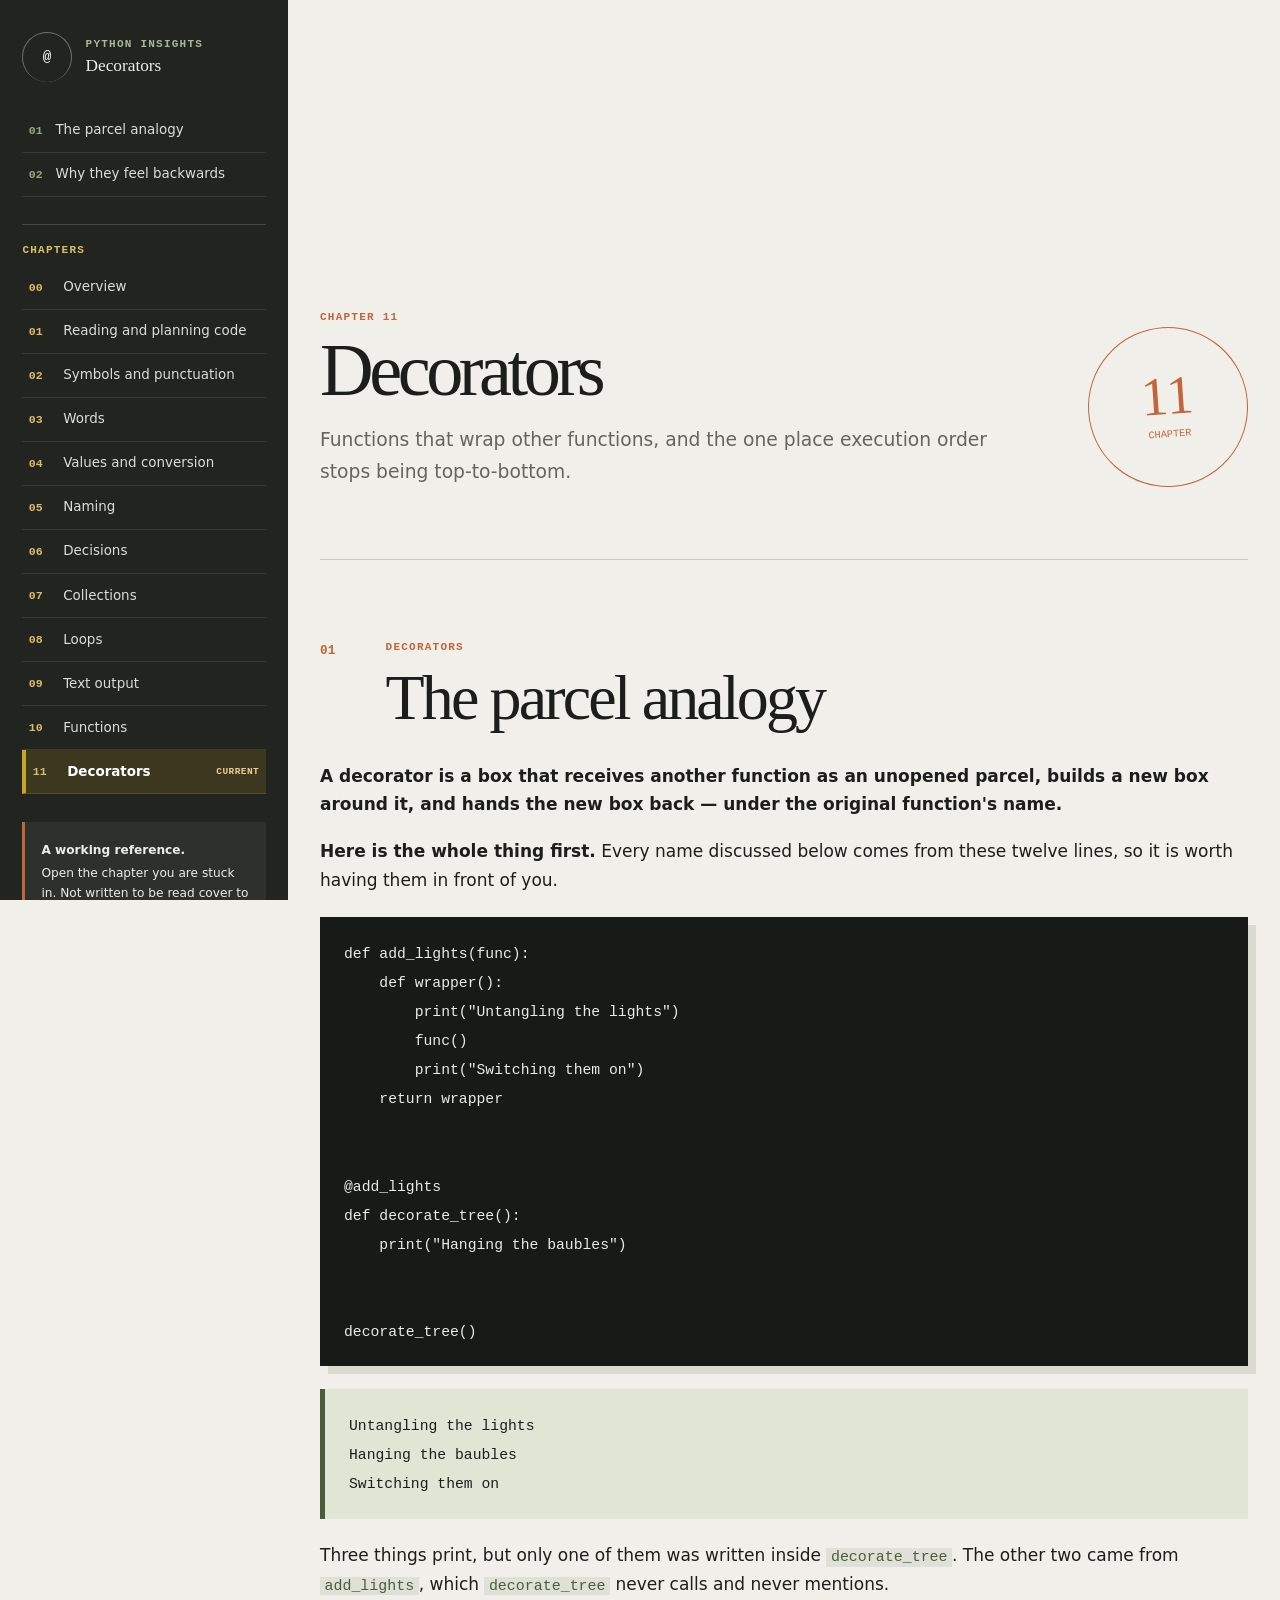
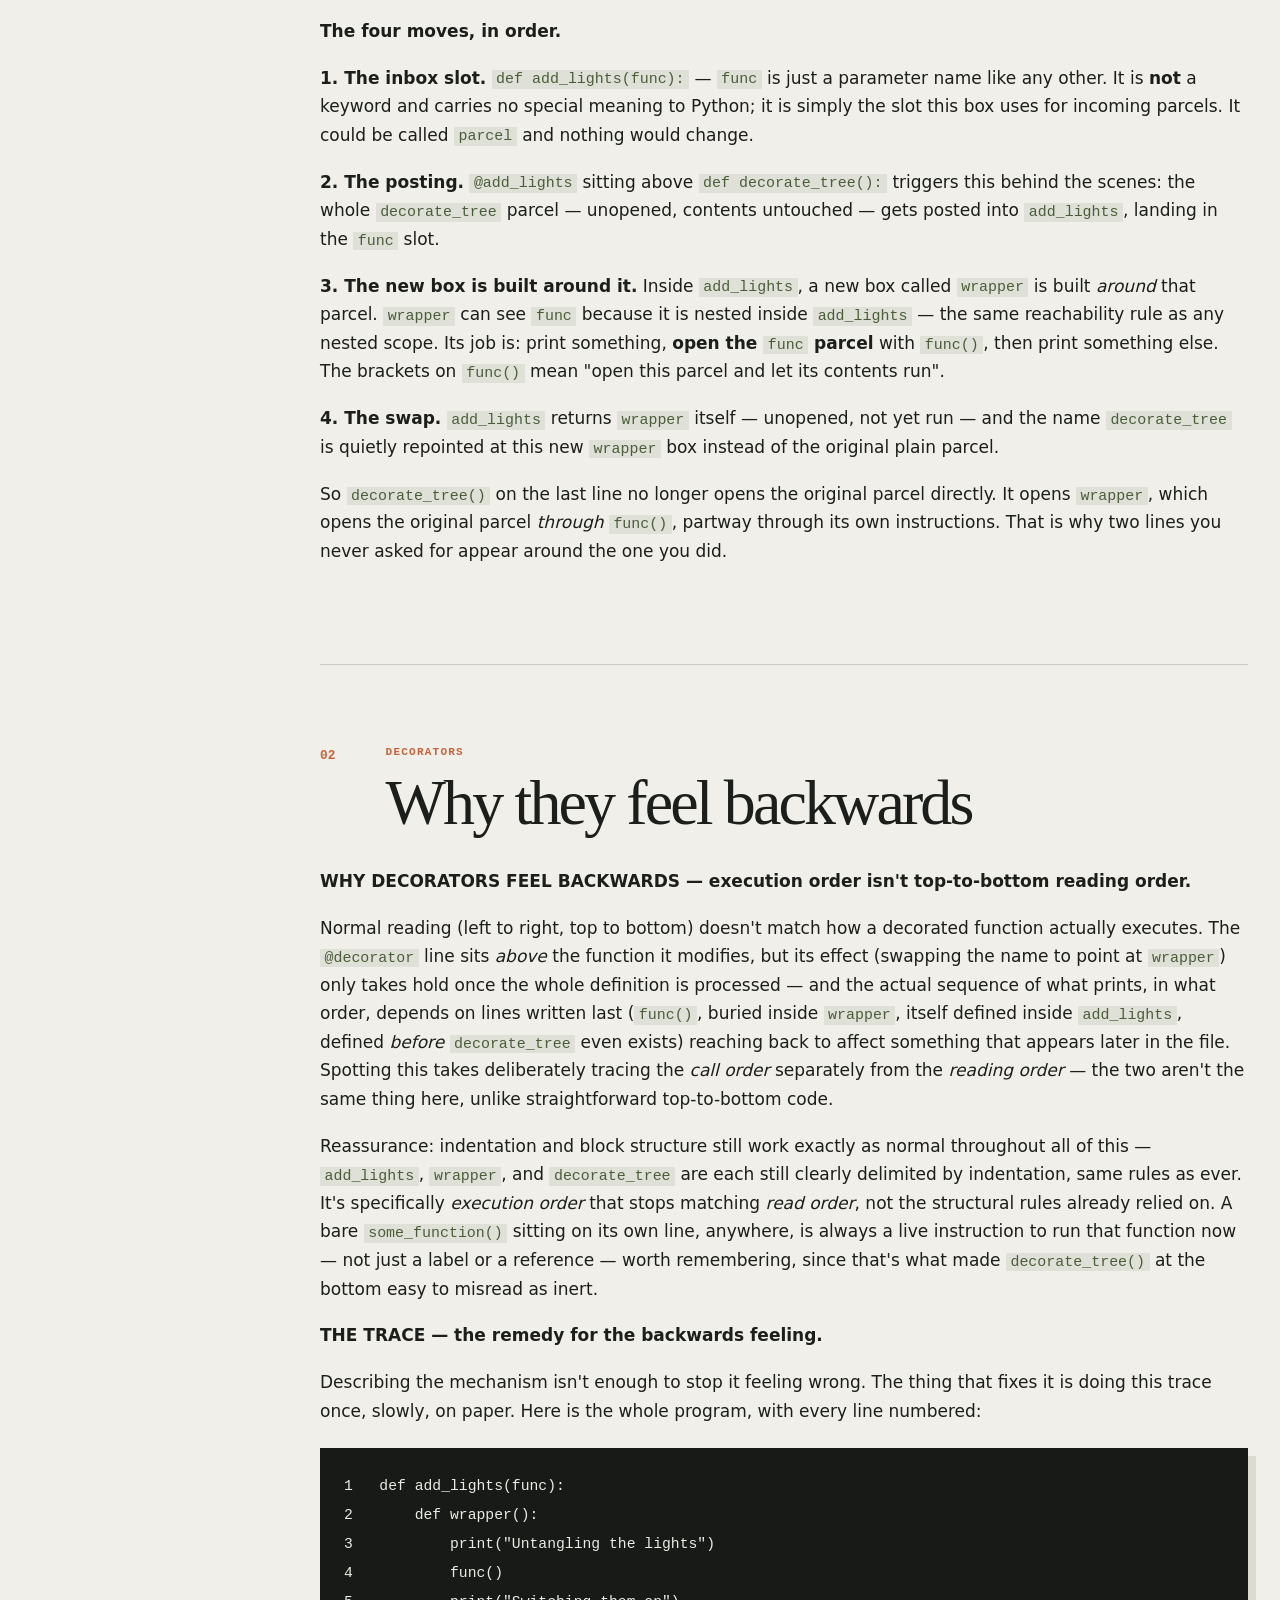
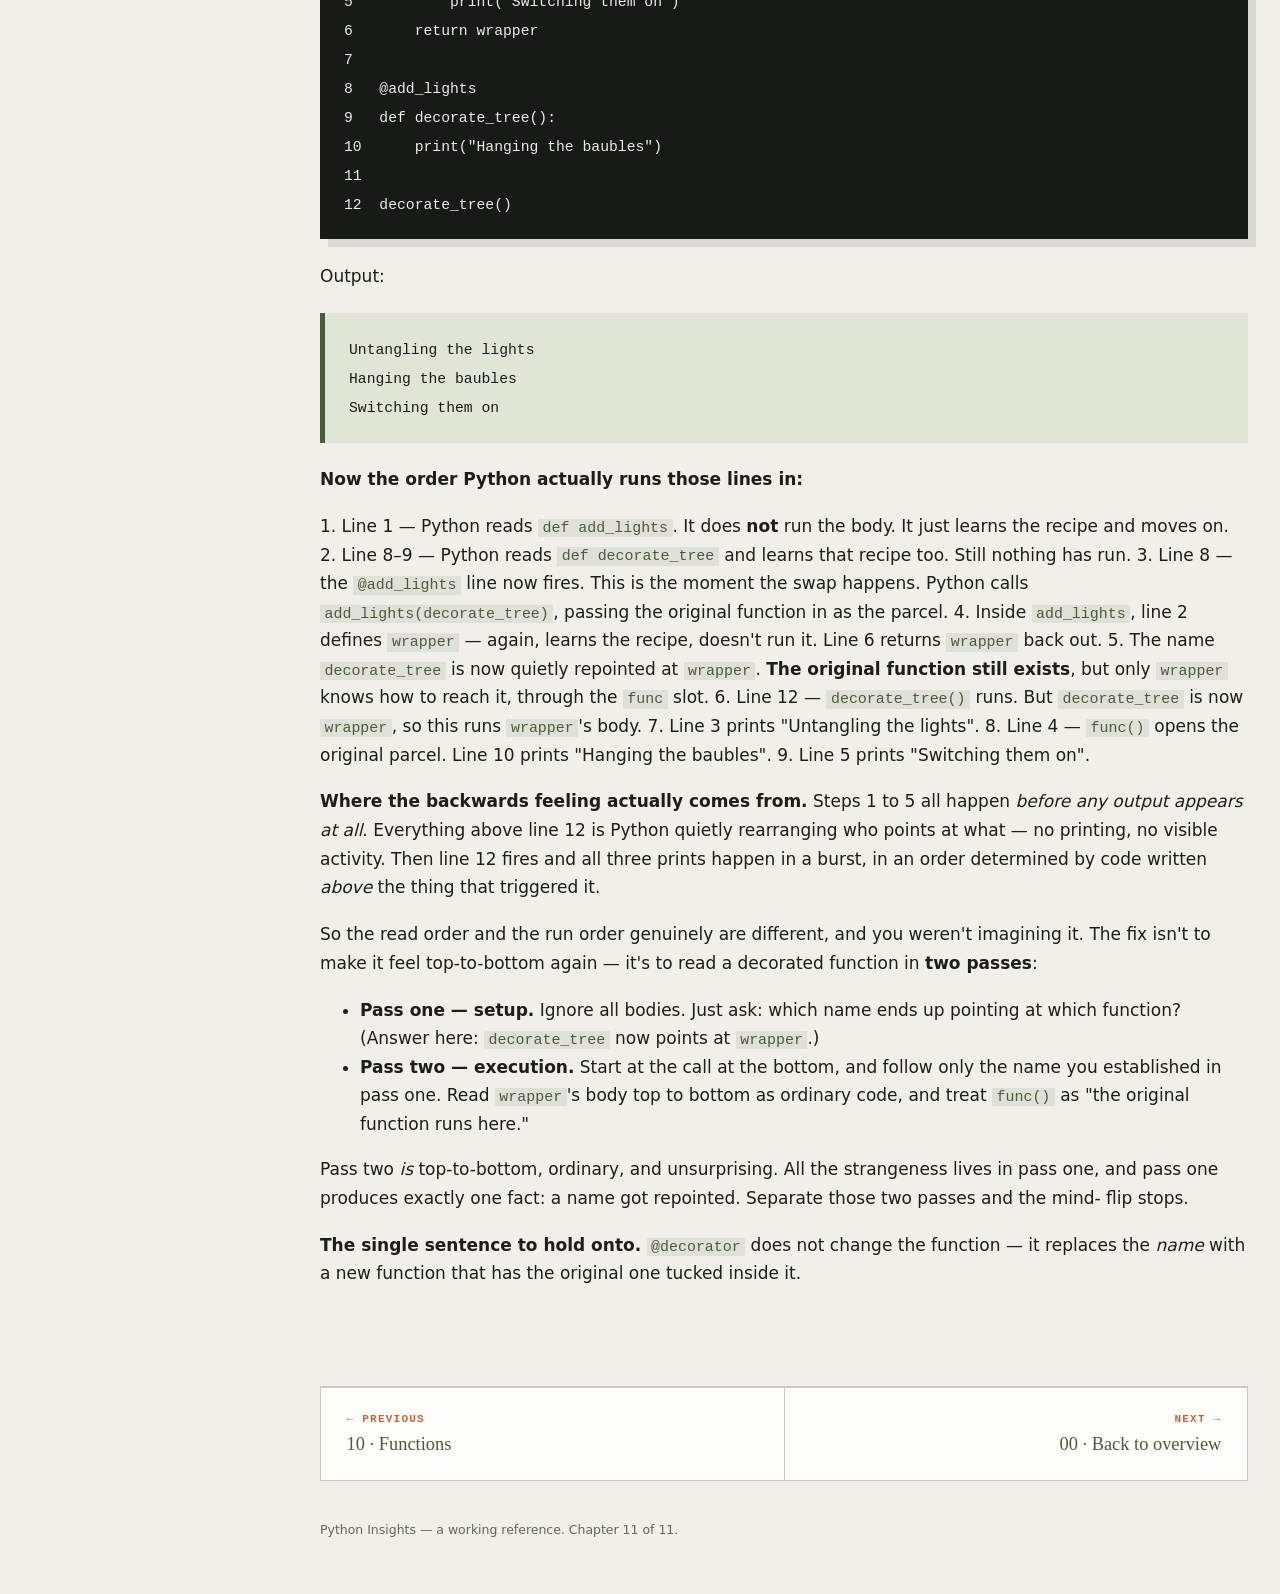
<file: 11-decorators.html>
<!doctype html>
<html lang="en-GB">
<head>
<meta charset="utf-8">
<meta name="viewport" content="width=device-width, initial-scale=1">
<title>Decorators &middot; Python Insights</title>
<link rel="stylesheet" href="assets/lesson-guide.css">
</head>
<body>
<a class="skip" href="#content">Skip to content</a>
<aside class="rail" aria-label="Guide navigation">
  <div class="brand"><a class="brand-mark brand-home" href="index.html" aria-label="Back to the overview"><span aria-hidden="true">@</span></a><div><p class="eyebrow">Python insights</p><p class="brand-name">Decorators</p></div></div>
  <nav class="section-nav" aria-label="On this page"><ol>
    
    <li><a href="#the-parcel-analogy"><span>01</span> The parcel analogy</a></li><li><a href="#why-they-feel-backwards"><span>02</span> Why they feel backwards</a></li>
  </ol></nav>
  <nav class="course-nav" aria-label="Chapters">
    <p>Chapters</p>
    <ol>
      <li><a href="index.html"><span>00</span> Overview</a></li>
      <li><a href="01-reading-and-planning-code.html"><span>01</span> Reading and planning code</a></li>
      <li><a href="02-symbols-and-punctuation.html"><span>02</span> Symbols and punctuation</a></li>
      <li><a href="03-words.html"><span>03</span> Words</a></li>
      <li><a href="04-values-and-conversion.html"><span>04</span> Values and conversion</a></li>
      <li><a href="05-naming.html"><span>05</span> Naming</a></li>
      <li><a href="06-decisions.html"><span>06</span> Decisions</a></li>
      <li><a href="07-collections.html"><span>07</span> Collections</a></li>
      <li><a href="08-loops.html"><span>08</span> Loops</a></li>
      <li><a href="09-text-output.html"><span>09</span> Text output</a></li>
      <li><a href="10-functions.html"><span>10</span> Functions</a></li>
      <li><a href="11-decorators.html" aria-current="page"><span>11</span> Decorators</a></li>
    </ol>
  </nav>
  <div class="rail-note"><p><strong>A working reference.</strong></p><p>Open the chapter you are stuck in. Not written to be read cover to cover.</p><a class="rail-tidy" href="https://github.com/TidyWeb" target="_blank" rel="noopener"><img src="assets/tidyweb_logo_basalt_gold_transparent.png" alt=""><span><strong>TidyWeb</strong><small>View this project on GitHub</small></span></a></div>
</aside>
<main id="content">
  <header class="hero">
    <div><p class="eyebrow">Chapter 11</p><h1 class="intro-title"><span>Decorators</span></h1><p class="lede">Functions that wrap other functions, and the one place execution order stops being top-to-bottom.</p></div>
    <div class="hero-index"><strong>11</strong><span>chapter</span></div>
  </header>

  <section class="lesson" id="the-parcel-analogy">
    <div class="lesson-head"><p class="lesson-no">01</p><div><p class="eyebrow">Decorators</p><h2>The parcel analogy</h2></div></div>
    <p><strong>A decorator is a box that receives another function as an unopened parcel, builds a new box around it, and hands the new box back — under the original function's name.</strong></p>
<p><strong>Here is the whole thing first.</strong> Every name discussed below comes from these twelve lines, so it is worth having them in front of you.</p>
<div class="code-block"><code>def add_lights(func):
    def wrapper():
        print("Untangling the lights")
        func()
        print("Switching them on")
    return wrapper


@add_lights
def decorate_tree():
    print("Hanging the baubles")


decorate_tree()</code></div>
<div class="code-block code-block--out"><code>Untangling the lights
Hanging the baubles
Switching them on</code></div>
<p>Three things print, but only one of them was written inside <code>decorate_tree</code>. The other two came from <code>add_lights</code>, which <code>decorate_tree</code> never calls and never mentions.</p>
<p><strong>The four moves, in order.</strong></p>
<p><strong>1. The inbox slot.</strong> <code>def add_lights(func):</code> — <code>func</code> is just a parameter name like any other. It is <strong>not</strong> a keyword and carries no special meaning to Python; it is simply the slot this box uses for incoming parcels. It could be called <code>parcel</code> and nothing would change.</p>
<p><strong>2. The posting.</strong> <code>@add_lights</code> sitting above <code>def decorate_tree():</code> triggers this behind the scenes: the whole <code>decorate_tree</code> parcel — unopened, contents untouched — gets posted into <code>add_lights</code>, landing in the <code>func</code> slot.</p>
<p><strong>3. The new box is built around it.</strong> Inside <code>add_lights</code>, a new box called <code>wrapper</code> is built <em>around</em> that parcel. <code>wrapper</code> can see <code>func</code> because it is nested inside <code>add_lights</code> — the same reachability rule as any nested scope. Its job is: print something, <strong>open the <code>func</code> parcel</strong> with <code>func()</code>, then print something else. The brackets on <code>func()</code> mean "open this parcel and let its contents run".</p>
<p><strong>4. The swap.</strong> <code>add_lights</code> returns <code>wrapper</code> itself — unopened, not yet run — and the name <code>decorate_tree</code> is quietly repointed at this new <code>wrapper</code> box instead of the original plain parcel.</p>
<p>So <code>decorate_tree()</code> on the last line no longer opens the original parcel directly. It opens <code>wrapper</code>, which opens the original parcel <em>through</em> <code>func()</code>, partway through its own instructions. That is why two lines you never asked for appear around the one you did.</p>
  </section>
  <section class="lesson" id="why-they-feel-backwards">
    <div class="lesson-head"><p class="lesson-no">02</p><div><p class="eyebrow">Decorators</p><h2>Why they feel backwards</h2></div></div>
    <p><strong>WHY DECORATORS FEEL BACKWARDS — execution order isn't top-to-bottom reading order.</strong></p>
<p>Normal reading (left to right, top to bottom) doesn't match how a decorated function actually executes. The <code>@decorator</code> line sits <em>above</em> the function it modifies, but its effect (swapping the name to point at <code>wrapper</code>) only takes hold once the whole definition is processed — and the actual sequence of what prints, in what order, depends on lines written last (<code>func()</code>, buried inside <code>wrapper</code>, itself defined inside <code>add_lights</code>, defined <em>before</em> <code>decorate_tree</code> even exists) reaching back to affect something that appears later in the file. Spotting this takes deliberately tracing the <em>call order</em> separately from the <em>reading order</em> — the two aren't the same thing here, unlike straightforward top-to-bottom code.</p>
<p>Reassurance: indentation and block structure still work exactly as normal throughout all of this — <code>add_lights</code>, <code>wrapper</code>, and <code>decorate_tree</code> are each still clearly delimited by indentation, same rules as ever. It's specifically <em>execution order</em> that stops matching <em>read order</em>, not the structural rules already relied on. A bare <code>some_function()</code> sitting on its own line, anywhere, is always a live instruction to run that function now — not just a label or a reference — worth remembering, since that's what made <code>decorate_tree()</code> at the bottom easy to misread as inert.</p>
<p><strong>THE TRACE — the remedy for the backwards feeling.</strong></p>
<p>Describing the mechanism isn't enough to stop it feeling wrong. The thing that fixes it is doing this trace once, slowly, on paper. Here is the whole program, with every line numbered:</p>
<div class="code-block"><code>1   def add_lights(func):
2       def wrapper():
3           print("Untangling the lights")
4           func()
5           print("Switching them on")
6       return wrapper
7
8   @add_lights
9   def decorate_tree():
10      print("Hanging the baubles")
11
12  decorate_tree()</code></div>
<p>Output:</p>
<div class="code-block code-block--out"><code>Untangling the lights
Hanging the baubles
Switching them on</code></div>
<p><strong>Now the order Python actually runs those lines in:</strong></p>
<p>1. Line 1 — Python reads <code>def add_lights</code>. It does <strong>not</strong> run the body. It just learns the recipe and moves on. 2. Line 8–9 — Python reads <code>def decorate_tree</code> and learns that recipe too. Still nothing has run. 3. Line 8 — the <code>@add_lights</code> line now fires. This is the moment the swap happens. Python calls <code>add_lights(decorate_tree)</code>, passing the original function in as the parcel. 4. Inside <code>add_lights</code>, line 2 defines <code>wrapper</code> — again, learns the recipe, doesn't run it. Line 6 returns <code>wrapper</code> back out. 5. The name <code>decorate_tree</code> is now quietly repointed at <code>wrapper</code>. <strong>The original function still exists</strong>, but only <code>wrapper</code> knows how to reach it, through the <code>func</code> slot. 6. Line 12 — <code>decorate_tree()</code> runs. But <code>decorate_tree</code> is now <code>wrapper</code>, so this runs <code>wrapper</code>'s body. 7. Line 3 prints "Untangling the lights". 8. Line 4 — <code>func()</code> opens the original parcel. Line 10 prints "Hanging the baubles". 9. Line 5 prints "Switching them on".</p>
<p><strong>Where the backwards feeling actually comes from.</strong> Steps 1 to 5 all happen <em>before any output appears at all</em>. Everything above line 12 is Python quietly rearranging who points at what — no printing, no visible activity. Then line 12 fires and all three prints happen in a burst, in an order determined by code written <em>above</em> the thing that triggered it.</p>
<p>So the read order and the run order genuinely are different, and you weren't imagining it. The fix isn't to make it feel top-to-bottom again — it's to read a decorated function in <strong>two passes</strong>:</p>
<ul><li><strong>Pass one — setup.</strong> Ignore all bodies. Just ask: which name ends up pointing at which function? (Answer here: <code>decorate_tree</code> now points at <code>wrapper</code>.)</li><li><strong>Pass two — execution.</strong> Start at the call at the bottom, and follow only the name you established in pass one. Read <code>wrapper</code>'s body top to bottom as ordinary code, and treat <code>func()</code> as "the original function runs here."</li></ul>
<p>Pass two <em>is</em> top-to-bottom, ordinary, and unsurprising. All the strangeness lives in pass one, and pass one produces exactly one fact: a name got repointed. Separate those two passes and the mind- flip stops.</p>
<p><strong>The single sentence to hold onto.</strong> <code>@decorator</code> does not change the function — it replaces the <em>name</em> with a new function that has the original one tucked inside it.</p>
  </section>
  <nav class="chapter-nav" aria-label="Previous and next chapter"><a class="chap-prev" href="10-functions.html"><span>&#8592; Previous</span><strong>10 &middot; Functions</strong></a><a class="chap-next" href="index.html"><span>Next &#8594;</span><strong>00 &middot; Back to overview</strong></a></nav>
  <footer>
    <p>Python Insights &mdash; a working reference. Chapter 11 of 11.</p>
  </footer>
</main>
</body>
</html>
</file>
<file: assets/lesson-guide.css>
:root {
  --ink:#1c1e1b; --paper:#f0efe9; --panel:#fdfdfa; --muted:#63665f;
  --green:#4a5d3a; --mint:#dfe6d6; --amber:#c9a227; --coral:#c2643c;
  --coral-soft:#f0dcd0; --line:#ccc9be; --rail:#21241f; --code:#171a16;
  --shadow:0 12px 30px rgba(28,30,27,.09);
  --serif:Georgia,"Times New Roman",serif;
  --sans:ui-sans-serif,system-ui,-apple-system,"Segoe UI",sans-serif;
  --mono:ui-monospace,SFMono-Regular,Menlo,Consolas,monospace;
}
*{box-sizing:border-box} html{scroll-behavior:smooth}
body{margin:0;color:var(--ink);background:var(--paper);font:17px/1.68 var(--sans)}
a{color:inherit}.skip{position:fixed;z-index:30;top:.7rem;left:.7rem;padding:.7rem 1rem;background:var(--panel);transform:translateY(-160%)}.skip:focus{transform:none}
p code,li code{padding:.08rem .28rem;color:var(--green);background:rgba(74,93,58,.10);font:.88em var(--mono)}
.rail{position:fixed;inset:0 auto 0 0;width:18rem;display:flex;flex-direction:column;gap:1.7rem;padding:2rem 1.4rem;overflow:auto;color:#eceee6;background:var(--rail)}
.brand{display:flex;gap:.85rem;align-items:center}.brand-mark{display:grid;width:3.1rem;aspect-ratio:1;place-items:center;border:1px solid rgba(255,255,255,.35);border-radius:50%;font:700 .9rem var(--mono)}
.rail .brand-home{flex:0 0 auto;padding:0;border:1px solid rgba(255,255,255,.35);color:#eceee6;text-decoration:none}.rail .brand-home:hover,.rail .brand-home:focus-visible{border-color:var(--amber);color:#fff;background:rgba(201,162,39,.16)}
.eyebrow,.card-label{font:800 .69rem/1.4 var(--mono);letter-spacing:.11em;text-transform:uppercase}.brand .eyebrow{margin:0 0 .2rem;color:#a8b795}.brand-name{margin:0;font:1.08rem/1.25 var(--serif)}
.rail ol{margin:0;padding:0;list-style:none}.rail a{display:flex;gap:.8rem;align-items:center;padding:.64rem .4rem;border-bottom:1px solid rgba(255,255,255,.1);color:#dcded6;font-size:.84rem;text-decoration:none}.rail a:hover,.rail a:focus-visible{color:#fff;background:rgba(255,255,255,.06)}.rail a span{color:#98a887;font:700 .72rem var(--mono)}
.course-nav{padding-top:1.15rem;border-top:1px solid rgba(255,255,255,.16)}.course-nav>p{margin:0 0 .45rem;color:#dbbe6b;font:800 .69rem/1.4 var(--mono);letter-spacing:.11em;text-transform:uppercase}.course-nav a{position:relative}.course-nav a span{min-width:1.35rem;color:#dbbe6b}.course-nav a[aria-current="page"]{border-left:4px solid var(--amber);color:#fff;background:rgba(201,162,39,.16);font-weight:750}.course-nav a[aria-current="page"]::after{content:"Current";margin-left:auto;color:#e8d193;font:700 .59rem var(--mono);letter-spacing:.05em;text-transform:uppercase}
.rail-note{margin-top:auto;padding:1rem;border-left:3px solid var(--coral);background:rgba(255,255,255,.055);font-size:.76rem}.rail-note p{margin:.15rem 0}.rail-note p:last-child{color:#b0b5a6}
main{margin-left:18rem}.hero,.lesson,footer{width:min(72rem,calc(100% - 4rem));margin-inline:auto}
.hero{display:grid;grid-template-columns:minmax(0,1fr) 10rem;gap:3rem;align-items:end;min-height:35rem;padding:6rem 0 4.5rem;border-bottom:1px solid var(--line)}
.hero .eyebrow,.lesson .eyebrow{margin:0 0 .65rem;color:var(--coral)}h1,h2,h3{font-family:var(--serif)}
h1{max-width:13ch;margin:.5rem 0 1.25rem;font-size:clamp(3.4rem,7vw,6.4rem);font-weight:500;letter-spacing:-.06em;line-height:.9}h1 em{color:var(--green);font-weight:400}.lede{max-width:48rem;margin:0;color:var(--muted);font-size:1.17rem}
.intro-title{max-width:none;font-size:clamp(2rem,5.8vw,5.25rem);line-height:.92}.intro-title span,.intro-title em{display:block;white-space:nowrap}.intro-title em{margin-top:.16em}
.hero-index{display:grid;aspect-ratio:1;place-content:center;border:1px solid var(--coral);border-radius:50%;color:var(--coral);text-align:center;transform:rotate(-4deg)}.hero-index strong{font:3.4rem/.9 var(--serif)}.hero-index span{display:block;max-width:7rem;margin-top:.45rem;font:.64rem/1.3 var(--mono);text-transform:uppercase}
.lesson{padding:5rem 0;border-bottom:1px solid var(--line);scroll-margin-top:1rem}.lesson-head{display:grid;grid-template-columns:3rem minmax(0,1fr);gap:1.1rem;align-items:start;margin-bottom:2rem}.lesson-no{margin:.18rem 0 0;color:var(--coral);font:700 .8rem var(--mono)}
h2{margin:0;font-size:clamp(2.35rem,5vw,4.35rem);font-weight:500;letter-spacing:-.045em;line-height:1}h3{margin:0 0 .65rem;font-size:1.45rem;line-height:1.2}p{margin:0 0 1.15rem}.thesis{max-width:58rem;font:1.35rem/1.55 var(--serif)}
.callout{margin:2rem 0;padding:1.4rem 1.6rem;border-left:5px solid var(--green);background:var(--mint)}.callout--amber{border-color:var(--amber);background:#efe7cc}.callout p:last-child{margin-bottom:0}
.two,.three{display:grid;gap:1rem}.two{grid-template-columns:repeat(2,1fr)}.three{grid-template-columns:repeat(3,1fr)}.two>*,.three>*,.practice>*{min-width:0}
.card{padding:1.45rem;border:1px solid var(--line);background:var(--panel);box-shadow:var(--shadow)}.card-label{margin:0 0 .6rem;color:var(--coral)}.card p:last-child{margin-bottom:0}.card--dark{border-color:var(--rail);color:#eceee6;background:var(--rail)}.card--dark .card-label{color:#a8b795}
.code-block{margin:1.4rem 0;padding:1.35rem 1.5rem;overflow-x:auto;color:#e9ece4;background:var(--code);box-shadow:8px 8px 0 rgba(74,93,58,.13)}.code-block code{font:.92rem/1.7 var(--mono);white-space:pre}.code-comment{color:#94a487}.code-string{color:#dbbe6b}.code-num{color:#9fb5c2}.code-bool{color:#c3b0d6;font-weight:800}
.anatomy,.operation{display:grid;grid-template-columns:1fr 3rem 1fr;gap:1rem;align-items:center;margin:2rem 0}.anatomy>div:not(.arrow),.operation>div:not(.arrow){padding:1.4rem;border-top:5px solid var(--green);background:var(--panel);box-shadow:var(--shadow)}.anatomy>div:last-child,.operation>div:last-child{border-color:var(--coral)}.arrow{color:var(--coral);font-size:2rem;text-align:center}.syntax{display:block;margin:.75rem 0 0;color:var(--green);font:700 1rem/1.5 var(--mono)}
.index-map{margin:2rem 0;padding:1.5rem;border:1px solid var(--line);background:var(--panel);box-shadow:var(--shadow);overflow-x:auto}.index-grid{display:grid;grid-template-columns:repeat(4,minmax(9.5rem,1fr));min-width:41rem}.index-cell{display:grid;text-align:center}.pos,.neg{padding:.55rem;font:700 .78rem var(--mono)}.pos{color:var(--green);background:var(--mint)}.neg{color:#8f4526;background:var(--coral-soft)}.value{padding:1.35rem .7rem;border:1px solid var(--line);border-right:0;background:#fff;font:1.08rem var(--mono)}.index-cell:last-child .value{border-right:1px solid var(--line)}.scroll-note{margin:.75rem 0 0;color:var(--muted);font-size:.78rem}
.route{display:grid;grid-template-columns:repeat(4,1fr);gap:.45rem;margin:2rem 0}.route article{position:relative;min-height:10rem;padding:1.05rem;background:var(--panel);box-shadow:var(--shadow)}.route article:after{content:"→";position:absolute;top:48%;right:-.65rem;z-index:2;color:var(--coral);font-size:1.25rem}.route article:last-child:after{display:none}.route span{color:var(--coral);font:700 .7rem var(--mono)}.route strong,.route small{display:block}.route strong{margin:.8rem 0 .35rem}.route small{color:var(--muted);line-height:1.45}
.checklist{display:grid;grid-template-columns:repeat(2,1fr);gap:1px;margin:0;padding:1px;list-style:none;background:var(--line)}.checklist li{display:grid;grid-template-columns:2rem 1fr;gap:.8rem;padding:1.1rem;background:var(--panel)}.checklist span{color:var(--coral);font:700 .8rem var(--mono)}.checklist p{margin:0}
.practice{display:grid;grid-template-columns:.9fr 1.1fr;gap:1rem}.practice>div{padding:1.6rem;border:1px solid var(--line);background:var(--panel)}.answer-lines{display:grid;gap:.8rem;margin-top:1rem}.answer-lines span{display:block;height:1.25rem;border-bottom:1px solid var(--line)}
.answer-check{margin-top:1rem;border:1px solid var(--line);background:var(--panel)}.answer-check summary{padding:1.15rem 1.35rem;cursor:pointer;color:var(--green);font-weight:800}.answer-check[open] summary{border-bottom:1px solid var(--line)}.answer-check>div{padding:1.35rem}.answer-check li{margin-bottom:.65rem}.future-note{margin-top:2rem;padding:1.5rem;border:1px solid var(--amber);background:var(--panel);box-shadow:8px 8px 0 #efe7cc}.future-note p:last-child{margin-bottom:0}
.mode-tag{display:inline-flex;align-items:center;gap:.45rem;margin:0 0 .75rem;padding:.28rem .55rem;border:2px solid var(--green);color:var(--green);background:var(--panel);font:800 .68rem var(--mono);letter-spacing:.08em;text-transform:uppercase}.mode-tag:before{content:"◉";font-size:.72rem}.mode-tag--change{border-style:dashed;border-color:var(--coral);color:#8f4526}.mode-tag--change:before{content:"◆"}.mode-tag--both{border-style:double;border-width:4px;border-color:var(--amber);color:#6b5510}.mode-tag--both:before{content:"↔"}
.output{margin:1rem 0 0;padding:.85rem 1rem;border-left:5px solid var(--green);color:var(--ink);background:var(--mint)}.output strong{display:block;margin-bottom:.25rem;font:.7rem var(--mono);letter-spacing:.08em;text-transform:uppercase}.output code{white-space:normal;overflow-wrap:anywhere}
.versus{display:grid;grid-template-columns:1fr 1fr;gap:1px;margin:2rem 0;padding:1px;background:var(--line)}.versus>article{min-width:0;padding:1.4rem;background:var(--panel)}
.state-line{margin:1rem 0;padding:1rem 1.2rem;border-left:5px solid var(--coral);background:var(--coral-soft)}.state-line p{margin:0}.state-line code{white-space:normal}
.catalogue{width:100%;border-collapse:collapse;margin:1.5rem 0;background:var(--panel);box-shadow:var(--shadow)}.catalogue th,.catalogue td{padding:.9rem 1rem;border:1px solid var(--line);text-align:left;vertical-align:top}.catalogue th{color:#eceee6;background:var(--rail);font:.75rem var(--mono);text-transform:uppercase}.catalogue td:first-child{white-space:nowrap}.catalogue-wrap{overflow-x:auto}
.operation--labelled{grid-template-columns:1fr minmax(8rem,auto) 1fr}.operation-label{display:grid;gap:.3rem;place-items:center;color:var(--coral);font:800 .72rem/1.35 var(--mono);text-align:center}.operation-label:after{content:"→";font:2rem/1 var(--serif)}
.diagnostic-grid{display:grid;grid-template-columns:repeat(2,1fr);gap:1rem}.diagnostic{padding:1.25rem;border:1px solid var(--line);background:var(--panel)}.diagnostic h3{font-size:1.2rem}.diagnostic .wrong{display:block;margin:.7rem 0;padding:.7rem;border-left:4px dashed var(--coral);background:var(--coral-soft);font:700 .85rem/1.5 var(--mono)}.diagnostic .actual{display:block;margin:.7rem 0;padding:.7rem;border-left:4px solid var(--green);background:var(--mint);font:.85rem/1.5 var(--mono)}
.choice-map-wrap{margin:2rem 0;overflow-x:auto}.choice-map{display:grid;grid-template-columns:9rem repeat(2,minmax(17rem,1fr));gap:1px;min-width:46rem;padding:1px;background:var(--line);box-shadow:var(--shadow)}.choice-corner,.choice-axis{display:grid;place-items:center;min-height:4.4rem;padding:1rem;color:#eceee6;background:var(--rail);font:800 .72rem/1.35 var(--mono);letter-spacing:.08em;text-align:center;text-transform:uppercase}.choice-corner{color:#a8b795}.choice-row-label{display:grid;place-items:center;padding:1rem;color:var(--green);background:var(--mint);font:800 .72rem/1.35 var(--mono);letter-spacing:.08em;text-align:center;text-transform:uppercase}.choice-cell{display:grid;align-content:start;min-height:12rem;padding:1.15rem;background:var(--panel)}.choice-entry{display:grid;grid-template-columns:3.1rem minmax(0,1fr);gap:.9rem;align-items:center;padding:.25rem;color:inherit;text-decoration:none}.choice-entry+.choice-entry{margin-top:.9rem;padding-top:1.15rem;border-top:1px solid var(--line)}.choice-entry .brand-mark,.symbol-link .brand-mark,.guide-card .brand-mark{border-color:var(--line);color:var(--green);background:var(--paper)}.choice-entry strong,.choice-entry small{display:block}.choice-entry strong{font:1.2rem/1.2 var(--serif)}.choice-entry small{margin-top:.3rem;color:var(--muted);line-height:1.35}.choice-empty{grid-template-columns:3.1rem minmax(0,1fr);gap:.9rem;place-content:center;align-items:center;color:var(--muted);background:#e9e7dd;text-align:left}.choice-empty .brand-mark{border-style:dashed;border-color:#aaa49a;color:#777;background:#e3e1d6}.choice-empty strong,.choice-empty small{display:block}.choice-empty strong{font:1.2rem/1.2 var(--serif)}.choice-empty small{margin-top:.35rem;line-height:1.35}.choice-empty code{color:var(--ink);font:.9em var(--mono)}
.symbol-strip-wrap{margin:2rem 0;overflow-x:auto;border:1px solid var(--line);background:var(--line);box-shadow:var(--shadow)}.symbol-strip{display:grid;grid-template-columns:repeat(9,minmax(5.5rem,1fr));gap:1px;min-width:50rem}.symbol-link{display:grid;gap:.8rem;place-items:center;min-height:9rem;padding:1rem .4rem;color:inherit;background:var(--panel);text-align:center;text-decoration:none}.symbol-link strong{font:.86rem/1.25 var(--serif)}
.connection-title{margin:3.2rem 0 .55rem}.connection-title:first-of-type{margin-top:0}.connection-link{color:inherit;text-decoration:none}.connection-link .brand-mark{margin-bottom:1rem;border-color:var(--line);color:var(--green);background:var(--paper)}
.lesson-introduction{padding-block:4rem}.lesson-introduction .thesis{margin-bottom:0}.shape-summary-grid{display:grid;grid-template-columns:repeat(4,minmax(0,1fr));gap:1rem;margin:2.2rem 0 1.8rem}.shape-summary{min-width:0}.shape-name{display:grid;min-height:4.4rem;margin:0;padding:.8rem 1rem;place-items:center;border:1px solid var(--green);border-radius:1.15rem;color:var(--green);background:var(--panel);box-shadow:var(--shadow);font-size:1.35rem;text-align:center}.shape-summary p{margin:.85rem .2rem 0;color:var(--muted);font-size:.94rem;line-height:1.55}.shape-summary-close{max-width:58rem;margin:0;font:1.1rem/1.6 var(--serif)}.connection-story{display:grid;grid-template-columns:repeat(2,minmax(0,1fr));gap:1px;margin:2rem 0;padding:1px;background:var(--line)}.connection-story article{position:relative;min-width:0;padding:1.4rem;background:var(--panel)}.connection-story article::after{content:"→";position:absolute;right:-.72rem;bottom:1rem;z-index:2;color:var(--coral);font:1.45rem/1 var(--serif)}.connection-story article:nth-child(2n)::after{content:"↓";right:1rem;bottom:-.78rem}.connection-story article:last-child::after{display:none}.story-step{min-height:2.55rem;margin:0 0 .55rem;padding-right:3.6rem;color:var(--coral);font:800 .69rem/1.4 var(--mono);letter-spacing:.08em;text-transform:uppercase}.story-icon{position:absolute;top:1.05rem;right:1.2rem;width:2.55rem;border-color:var(--line);color:var(--green);background:var(--paper);font-size:.72rem}.story-icon-pair{position:absolute;top:1.05rem;right:1.2rem;display:flex}.story-icon-pair .story-icon{position:static;width:2.4rem;background:var(--paper)}.story-icon-pair .story-icon+.story-icon{margin-left:-.45rem;background:var(--panel)}.story-icon-pair+.story-step{padding-right:4.8rem}.story-code{display:block;margin:1rem 0;padding:.85rem 1rem;overflow-x:auto;color:#e9ece4;background:var(--code);font:.82rem/1.55 var(--mono);white-space:nowrap}.connection-story article>p:last-child{margin-bottom:0}.story-result{margin:-.35rem 0 1rem;padding-left:.8rem;border-left:4px solid var(--amber);color:var(--muted);font-size:.82rem}.story-result strong{color:var(--ink)}
.guide-grid{display:grid;grid-template-columns:repeat(3,1fr);gap:1rem}.guide-card{display:grid;grid-template-columns:3.1rem minmax(0,1fr);gap:1rem;align-content:start;min-height:12rem;color:inherit;text-decoration:none}.guide-card h3{align-self:center;margin:0}.guide-card p{grid-column:1/-1;margin-top:.3rem;color:var(--muted)}.guide-card:hover,.guide-card:focus-visible,.symbol-link:hover,.symbol-link:focus-visible,.choice-entry:hover,.choice-entry:focus-visible{border-color:var(--green);background:#f7f5ec}
footer{display:flex;justify-content:space-between;align-items:flex-end;gap:2rem;padding:2.2rem 0 4rem;color:var(--muted);font-size:.78rem}footer p{max-width:48rem;margin:.25rem 0}.tidy{display:inline-flex;align-items:center;gap:.6rem;color:var(--green);font-weight:800;text-decoration:none;white-space:nowrap}.tidy img{display:block;width:2.75rem;height:2.75rem;object-fit:cover;border-radius:.4rem;box-shadow:0 5px 14px rgba(33,36,31,.16)}
:focus-visible{outline:3px solid var(--amber);outline-offset:3px}
@media(max-width:1100px){.guide-grid,.shape-summary-grid{grid-template-columns:repeat(2,1fr)}}
@media(max-width:720px){.guide-grid{grid-template-columns:1fr}.guide-card{min-height:0}.choice-map-wrap,.symbol-strip-wrap{margin-inline:-1rem;padding-inline:1rem;border-inline:0;background:transparent}.choice-map,.symbol-strip{border:1px solid var(--line)}}
@media(max-width:1100px){.rail{position:static;width:100%;padding:1rem 1.25rem;overflow:visible}.brand{justify-content:center}.section-nav{overflow-x:auto}.section-nav ol{display:flex;min-width:max-content}.rail .section-nav a{border:0}.course-nav{padding-top:1rem}.course-nav>p{text-align:center}.course-nav ol{display:grid;grid-template-columns:repeat(5,minmax(0,1fr));gap:1px;background:rgba(255,255,255,.1)}.rail .course-nav a{height:100%;padding:.62rem .55rem;border:0;background:var(--rail)}.rail .course-nav a[aria-current="page"]{border-left:4px solid var(--amber);background:rgba(201,162,39,.16)}.course-nav a[aria-current="page"]::after{display:none}.rail-note{display:none}main{margin-left:0}.route{grid-template-columns:repeat(2,1fr)}.route article:nth-child(2):after{content:"↓";top:auto;right:1rem;bottom:-1rem}.route article:nth-child(3){grid-column:2;grid-row:2}.route article:nth-child(3):after{content:"←";right:auto;left:-.65rem}.route article:nth-child(4){grid-column:1;grid-row:2}}
@media(max-width:480px){.course-nav ol{grid-template-columns:repeat(2,minmax(0,1fr))}.rail .course-nav a{font-size:.76rem}}
@media(max-width:720px){.hero,.lesson,footer{width:min(100% - 2rem,72rem)}.hero{grid-template-columns:1fr;min-height:0;padding:4rem 0 3rem}h1{font-size:clamp(3rem,16vw,4.7rem)}.hero-index{width:7rem}.lesson{padding:3.5rem 0}.lesson-introduction{padding-block:3rem}.two,.three,.anatomy,.operation,.route,.checklist,.practice,.diagnostic-grid,.versus,.connection-story,.shape-summary-grid{grid-template-columns:1fr}.connection-story article::after,.connection-story article:nth-child(2n)::after{content:"↓";right:1rem;bottom:-.78rem}.connection-story article:last-child::after{display:none}.story-code{white-space:normal;overflow-wrap:anywhere}.arrow{transform:rotate(90deg)}.operation-label:after{content:"↓"}.route article{min-height:0}.route article:nth-child(3),.route article:nth-child(4){grid-column:auto;grid-row:auto}.route article:after,.route article:nth-child(2):after,.route article:nth-child(3):after{content:"↓";top:auto;right:1rem;bottom:-1rem;left:auto}.catalogue{min-width:42rem}footer{display:block}.tidy{margin-top:1rem}}
@media print{.rail{display:none}main{margin-left:0}.hero{min-height:auto}.card,.code-block,.index-map,.catalogue{box-shadow:none}}

/* ---- additions for Python Insights working reference ---- */
.code-block--out{color:#1c1e1b;background:var(--mint);border-left:5px solid var(--green);box-shadow:none}
.code-block--out .code-comment{color:#6b7a5a}
.guide-card.card{padding:1.45rem}
.guide-card.card h3{align-self:center}
.shape-summary p small{color:var(--muted);line-height:1.5}
.lesson .code-block+p{margin-top:1.15rem}
.catalogue td a{color:var(--green);font-weight:700}
.versus .code-block{margin-bottom:0}

/* ---- chapter navigation (footer prev/next) ---- */
.chapter-nav{display:grid;grid-template-columns:1fr 1fr;gap:1px;width:min(72rem,calc(100% - 4rem));margin:0 auto;padding:1px;background:var(--line)}
.chapter-nav a{display:grid;gap:.3rem;padding:1.5rem 1.6rem;background:var(--panel);color:inherit;text-decoration:none;transition:background .15s}
.chapter-nav a:hover,.chapter-nav a:focus-visible{background:#f7f5ec}
.chapter-nav span{color:var(--coral);font:800 .69rem/1.4 var(--mono);letter-spacing:.11em;text-transform:uppercase}
.chapter-nav strong{font:1.15rem/1.25 var(--serif);color:var(--green)}
.chap-next{text-align:right}

/* ---- TidyWeb badge in the rail note ---- */
.rail-tidy{display:grid;grid-template-columns:2.6rem minmax(0,1fr);gap:.7rem;align-items:center;margin-top:1rem;padding-top:.9rem;border-top:1px solid rgba(255,255,255,.16);color:#eceee6;text-decoration:none}
.rail-tidy img{display:block;width:2.6rem;height:2.6rem;object-fit:contain;border-radius:.35rem;background:#fff;padding:.2rem}
.rail-tidy strong,.rail-tidy small{display:block}
.rail-tidy strong{font:800 .82rem var(--sans);letter-spacing:.02em}
.rail-tidy small{margin-top:.1rem;color:#b0b5a6;font-size:.68rem;line-height:1.3}
.rail-tidy:hover strong,.rail-tidy:focus-visible strong{color:#e8d193}
.rail-tidy:hover img,.rail-tidy:focus-visible img{box-shadow:0 0 0 2px var(--amber)}

/* footer badge */
footer .tidy img{object-fit:contain;background:#fff;padding:.2rem}

@media(max-width:720px){.chapter-nav{grid-template-columns:1fr;width:min(100% - 2rem,72rem)}.chap-next{text-align:left}}
@media(max-width:1100px){.rail-tidy{max-width:22rem;margin-inline:auto}}
@media print{.chapter-nav{display:none}}

/* brand mark as a home link (chapter pages only) */
.rail a.brand-mark{display:grid;gap:0;border-bottom:0;font:700 .9rem var(--mono)}
.rail a.brand-mark span{color:inherit;font:inherit}

/* ---- box / containment figures ---- */
.box-figure{margin:2rem 0;padding:1.5rem;border:1px solid var(--line);background:var(--panel);box-shadow:var(--shadow);overflow-x:auto}
.box-figure svg{display:block;width:100%;min-width:34rem;height:auto}
.lesson h3{margin:2.6rem 0 .65rem;color:var(--green)}
.lesson h3:first-of-type{margin-top:2rem}

/* logo is now palette-matched and knocked out - no tile needed */
.rail-tidy img{background:none;padding:0;border-radius:0;width:2.9rem;height:2.9rem}
footer .tidy img{background:none;padding:0;border-radius:0}

/* breathing room around code that introduces a figure */
.lesson .code-block+p{margin-top:1.3rem}
.lesson p+.box-figure{margin-top:1.6rem}

/* ---- author's note on the overview page ---- */
.lesson-note{padding:2.6rem 0 0;border-bottom:0}
.author-note{max-width:52rem;margin:0;border-color:var(--green);box-shadow:8px 8px 0 var(--mint)}
.author-note .card-label{margin:0 0 .9rem;color:var(--green)}
.author-note p{font:1.02rem/1.65 var(--serif)}
.author-note p:last-child{margin-bottom:0;color:var(--green);font-weight:600}
</file>
